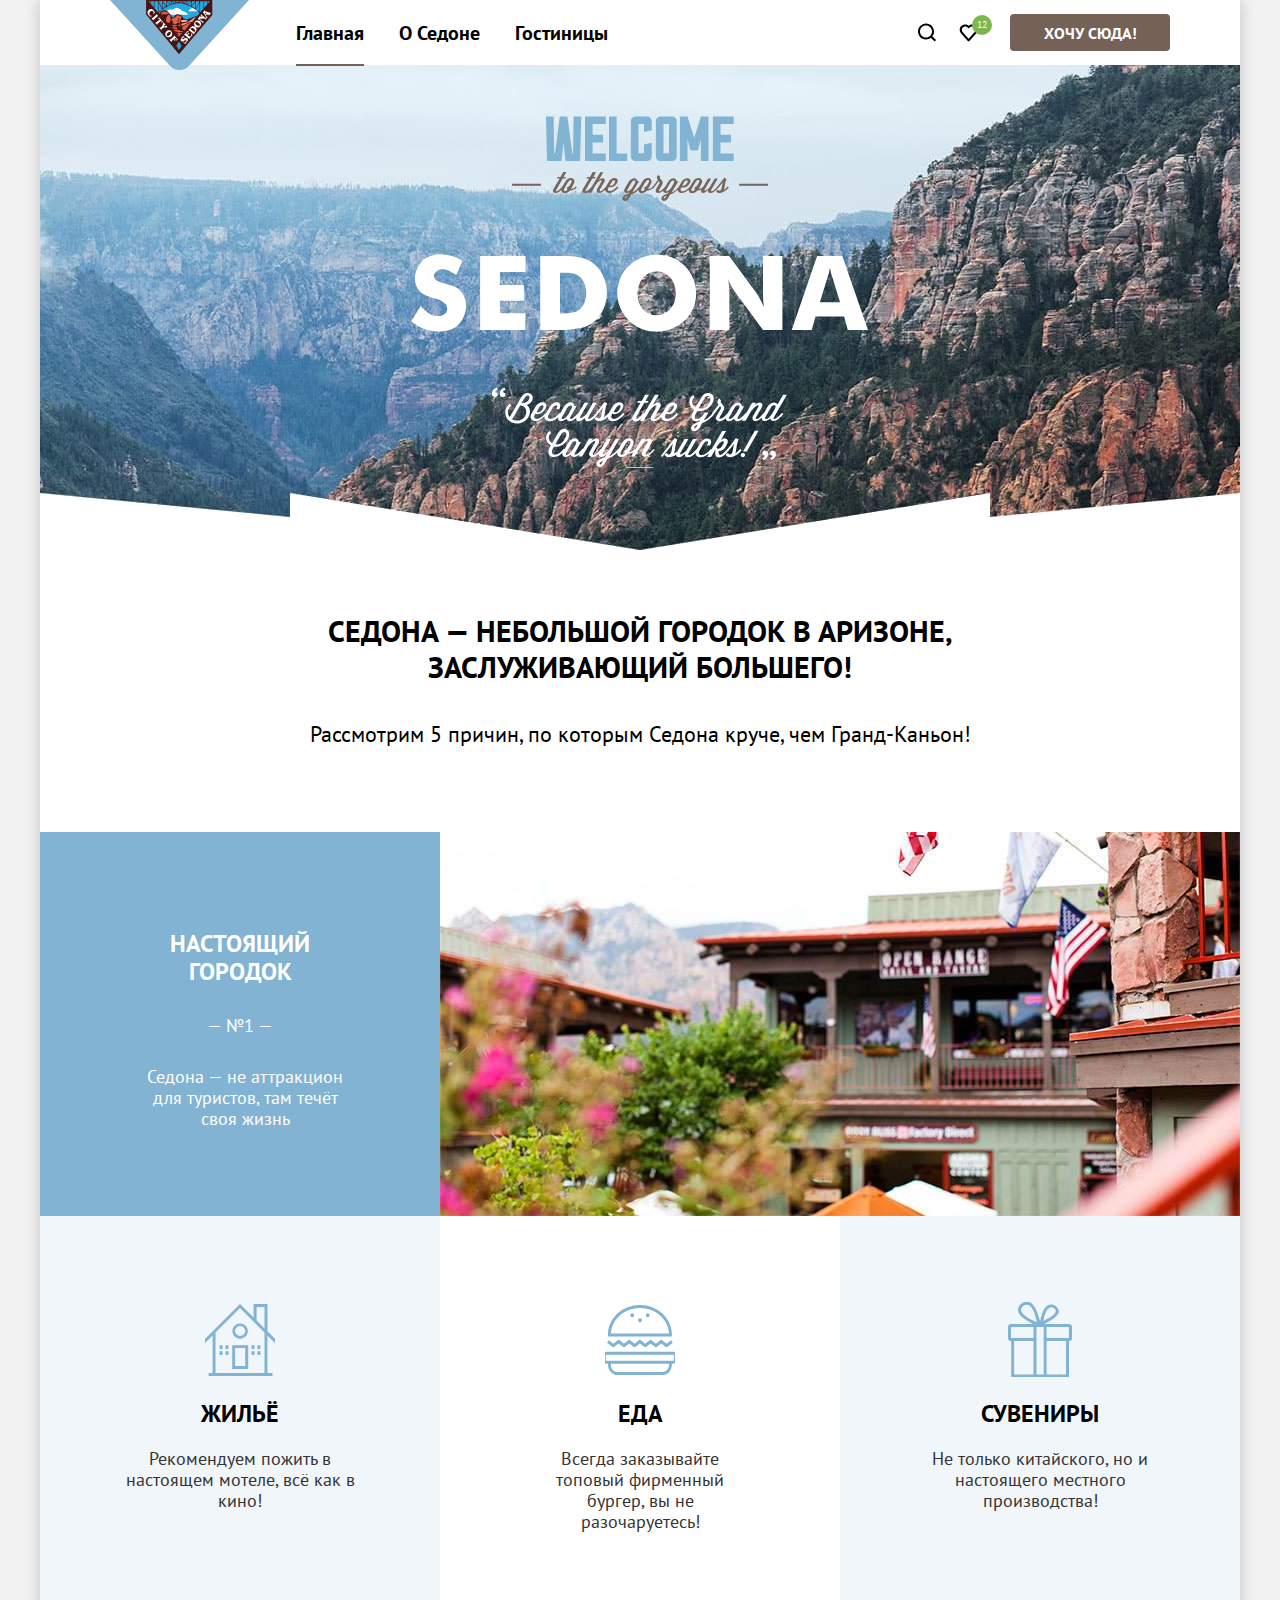
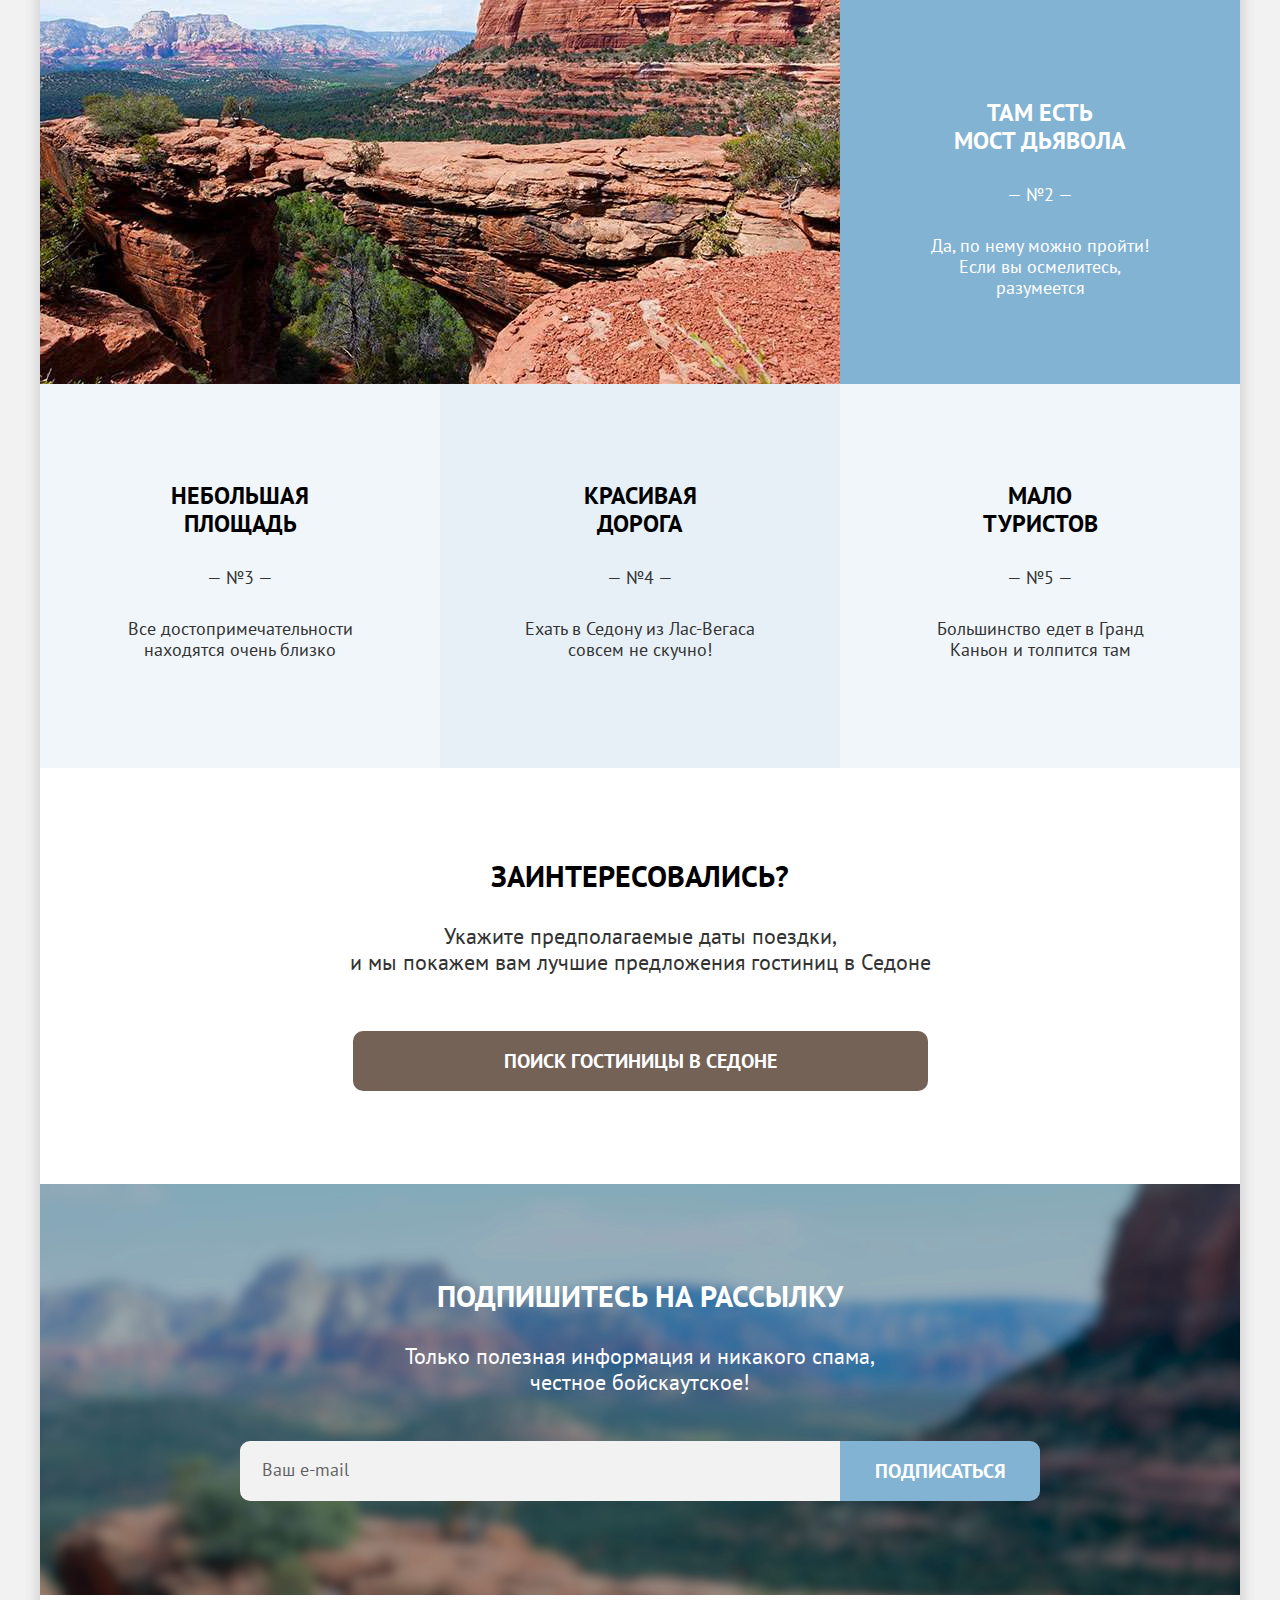
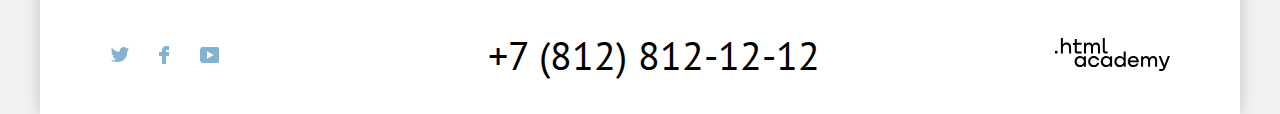
<file: index.html>
<!DOCTYPE html>
<html lang="ru">
  <head>
    <meta charset="utf-8">
    <title>HTML Academy: Седона</title>
    <link rel="stylesheet" href="css/style.css">
    <link rel="icon" href="favicon.ico">
  </head>
  <body>
    <div class="page-wrapper">
      <header class="header">
        <div class="container">
          <div class="header__inner">
            <div class="header__menu-inner">
              <h1 class="visually-hidden">Официальный сайт города Седона</h1>
              <a class="header__logo" href="#">
                <img src="images/logo.svg" alt="logo" width="139" height="70">
              </a>
              <nav class="header__menu">
                <ul class="header__menu-list">
                  <li class="header__menu-list-item">
                    <a class="header__menu-list-link active--page" href="#">Главная</a>
                  </li>
                  <li class="header__menu-list-item">
                    <a class="header__menu-list-link" href="#">О Седоне</a>
                  </li>
                  <li class="header__menu-list-item">
                    <a class="header__menu-list-link" href="catalog.html">Гостиницы</a>
                  </li>
                </ul>
              </nav>
            </div>
            <div class="header__btns-inner">
              <a class="header__btns-search" href="#">
                <h3 class="visually-hidden">Кнопка поиск.</h3>
                <svg class="header__search-btn" fill="#000" width="20" height="20">
                  <path d="M19.0257 17.05L15.3152 13.35C16.318 12.05 17.02 10.35 17.02 8.44995C17.02 4.04995 13.4098 0.449951 8.99732 0.449951C4.58483 0.449951 0.974609 4.14995 0.974609 8.54995C0.974609 12.95 4.58483 16.55 8.99732 16.55C10.8024 16.55 12.5072 15.95 13.9112 14.85L17.6217 18.55L19.0257 17.05ZM8.99732 14.55C5.68795 14.55 2.98029 11.85 2.98029 8.54995C2.98029 5.24995 5.68795 2.54995 8.99732 2.54995C12.3067 2.54995 15.0143 5.24995 15.0143 8.54995C15.0143 11.85 12.3067 14.55 8.99732 14.55Z"/>
                </svg>                
              </a>
              <a class="header__btns-favorite">
                <h3 class="visually-hidden">Кнопка корзина.</h3>
                <svg class="header__favorite-btn" fill="#000" width="20" height="20">
                  <path d="M9.58207 17.4114C9.28207 17.4114 8.98207 17.3114 8.78207 17.0114C3.38207 10.9114 2.08207 9.51142 1.78207 9.11142C1.08207 8.21142 0.682068 7.01142 0.682068 5.81142C0.682068 2.81142 3.08207 0.411423 6.18207 0.411423C7.48207 0.411423 8.68207 0.911423 9.68207 1.71142C10.6821 0.911423 11.9821 0.411423 13.1821 0.411423C16.1821 0.411423 18.6821 2.81142 18.6821 5.81142C18.6821 7.11142 18.1821 8.31142 17.3821 9.21142L10.3821 17.1114C10.1821 17.3114 9.98207 17.4114 9.58207 17.4114ZM3.58207 7.91142C3.88207 8.31142 7.08207 11.9114 9.68207 14.8114L15.8821 7.81142C16.3821 7.31142 16.5821 6.61142 16.5821 5.81142C16.5821 4.01142 15.0821 2.51142 13.2821 2.51142C12.2821 2.51142 11.2821 3.01142 10.5821 3.81142C10.2821 4.11142 9.98207 4.21142 9.68207 4.21142C9.38207 4.21142 9.08207 4.01142 8.88207 3.81142C8.18207 3.01142 7.18207 2.51142 6.18207 2.51142C4.38207 2.51142 2.88207 4.01142 2.88207 5.81142C2.78207 6.71142 3.18207 7.41142 3.58207 7.91142C3.48207 7.91142 3.48207 7.91142 3.58207 7.91142Z"/>
                </svg>                
                <span class="header__btns-favorite-curcle">12</span>
              </a>
              <button class="header__btn">Хочу сюда!</button>
            </div>
          </div>
        </div>
      </header>
      <main class="main-page">
        <section class="welcome">
          <h2 class="visually-hidden">Добро пожаловать в Седону</h2>
          <img class="welcome__img" src="images/welcome-page.svg" alt="welcome-img" width="458" height="352">
        </section>
        <section class="reasons">
          <h3 class="visually-hidden">Почему стоит посетить Седону</h3>
          <h4 class="title">
            Седона — небольшой городок в Аризоне, заслуживающий большего!
          </h4>
          <p class="reasons__subtitle">
            Рассмотрим 5 причин, по которым Седона круче, чем Гранд-Каньон!
          </p>
          <article class="reasons__real">
            <div class="reasons__item reasons__item--deep-blue">
              <div class="reasons__real-item-wrapper">
                <h3 class="reasons__item-title reasons__item--deep-blue">
                  Настоящий городок
                </h3>
                <span class="reasons__item-number">— №1 —</span>
                <p class="reasons__item-subtitle">
                  Седона — не аттракцион для туристов, там течёт своя жизнь
                </p>
              </div>
            </div>
            <div class="reasons__item">
              <img class="reasons__item-img" src="images/content/photo-1.jpg" alt="open-range" width="800" height="384">
            </div>
          </article>
          <article class="reasons__icons">
            <div class="reasons__item reasons__item--light-blue">
              <div class="reasons__icons-item-wrapper">
                <h3 class="reasons__item-title reasons__item--house">
                  Жильё
                </h3>
                <p class="reasons__item-subtitle">
                  Рекомендуем пожить в настоящем мотеле, всё как в кино!
                </p>
              </div>
            </div>
            <div class="reasons__item">
              <div class="reasons__icons-item-wrapper">
                <h3 class="reasons__item-title reasons__item--food">
                  Еда
                </h3>
                <p class="reasons__item-subtitle">
                  Всегда заказывайте топовый фирменный бургер, вы не разочаруетесь!
                </p>
              </div>
            </div>
            <div class="reasons__item reasons__item--light-blue">
              <div class="reasons__icons-item-wrapper">
                <h3 class="reasons__item-title reasons__item--gift">
                  Сувениры
                </h3>
                <p class="reasons__item-subtitle">
                  Не только китайского, но и настоящего местного производства!
                </p>
              </div>
            </div>
          </article>
          <article class="reasons__devil">
            <div class="reasons__item">
              <img class="reasons__item-img" src="images/content/photo-2.jpg" alt="canyon" width="800" height="384">
            </div>
            <div class="reasons__item reasons__item--deep-blue">
              <div class="reasons__devil-item-wrapper">
                <h3 class="reasons__item-title reasons__item--deep-blue">
                  Там есть <br> мост дьявола
                </h3>
                <span class="reasons__item-number">— №2 —</span>
                <p class="reasons__item-subtitle">
                  Да, по нему можно пройти! Если вы осмелитесь, разумеется
                </p>
              </div>
            </div>
          </article>
          <article class="reasons__numbers">
            <div class="reasons__item reasons__item--light-blue">
              <div class="reasons__numbers-item-wrapper">
                <h3 class="reasons__item-title">
                  Небольшая <br>
                  площадь
                </h3>
                <span class="reasons__item-number">— №3 —</span>
                <p class="reasons__item-subtitle">
                  Все достопримечательности находятся очень близко
                </p>
              </div>
            </div>
            <div class="reasons__item reasons__item--middle-blue">
              <div class="reasons__numbers-item-wrapper">
                <h3 class="reasons__item-title">
                  Красивая <br> 
                  дорога
                </h3>
                <span class="reasons__item-number">— №4 —</span>
                <p class="reasons__item-subtitle">
                  Ехать в Седону из Лас-Вегаса совсем не скучно!
                </p>
              </div>
            </div>
            <div class="reasons__item reasons__item--light-blue">
              <div class="reasons__numbers-item-wrapper">
                <h3 class="reasons__item-title">
                  Мало <br> 
                  туристов
                </h3>
                <span class="reasons__item-number">— №5 —</span>
                <p class="reasons__item-subtitle">
                  Большинство едет в Гранд Каньон и толпится там
                </p>
              </div>
            </div>
          </article>
        </section>
        <section class="search">
          <h3 class="title">
            Заинтересовались?
          </h3>
          <p class="subtitle">
            Укажите предполагаемые даты поездки, <br> и мы покажем вам лучшие предложения гостиниц в Седоне
          </p>
          <a class="search__button" href="#">
            ПОИСК ГОСТИНИЦЫ В СЕДОНЕ
          </a>
        </section>
        <section class="subscription">
          <h3 class="title">
            Подпишитесь на рассылку
          </h3>
          <p class="subtitle">
            Только полезная информация и никакого спама, честное бойскаутское!
          </p>
          <form class="subscription__form" action="#">
            <input class="subscription__form-input"  type="text" placeholder="Ваш e-mail">
            <button class="subscription__form-button" type="submit">Подписаться</button>
          </form>
        </section>
      </main>
      <footer class="footer">
        <div class="container">
          <div class="footer__inner">
            <ul class="footer__social">
              <li class="footer__social-li">
                <h3 class="visually-hidden">Ссылка на Twetter.</h3>
                <a class="footer__social-item" href="https://twitter.com/htmlacademy_ru">
                  <svg class="footer__social-twetter" width="18" height="15" fill="#83B3D3">
                    <g clip-path="url(#clip0_18711_1512)">
                      <path d="M11.6 0.200056C13.4 -0.299944 14.8 0.500056 15.4 1.40006C16.1 1.20006 16.8 0.900056 17.5 0.700056C17.5 1.60006 16.9 2.20006 16.6 2.50006C17.3 2.60006 18 1.90006 18 1.90006C17.8 2.90006 16.9 3.70006 16.3 3.90006C16.1 10.7001 13 15.1001 5.7 15.0001C5.1 15.0001 5.8 15.0001 5.2 15.0001C4.8 15.0001 0.8 14.5001 0 13.1001C2.4 13.3001 4.1 12.7001 5 11.9001C4 11.6001 2.1 11.5001 1.8 9.00006C2.2 9.10006 2.4 9.20006 3.1 9.10006C1.8 8.30006 0.4 7.50006 0.5 5.30006C0.8 5.60006 1.6 5.80006 1.9 5.80006C1.1 5.60006 -0.2 2.50006 0.9 0.900056C2.8 2.80006 4.9 4.50006 8.5 4.70006C8.7 2.30006 9.7 0.800056 11.6 0.200056Z"/>
                    </g>
                    <defs><clipPath id="clip0_18711_1512"><rect width="18" height="15" fill="white"/></clipPath></defs>
                  </svg>
                </a>
              </li>
              <li class="footer__social-li">
                <h3 class="visually-hidden">Ссылка на Facebook.</h3>
                <a class="footer__social-item" href="https://www.facebook.com/htmlacademy">
                  <svg class="footer__social-facebook" width="10" height="18" fill="#83B3D3">
                    <path d="M7 0C4.8 0 3 1.8 3 4V6H0V10H3V18H7V10H10V6H7V4H10V0H7Z"/>
                  </svg>                  
                </a>
              </li>
              <li class="footer__social-li">
                <h3 class="visually-hidden">Ссылка на Youtube.</h3>
                <a class="footer__social-item" href="https://www.youtube.com/c/HTMLAcademyRUS">
                  <svg class="footer__social-youtube" width="20" height="16" fill="#83B3D3">
                    <g clip-path="url(#clip0_18711_1528)">
                      <path d="M17 0H2.9C1.2 0 0 1.5 0 3.2V12.7C0 14.5 1.2 16 2.9 16H17.2C18.7 16 20.1 14.5 20.1 12.8V3.2C19.9 1.5 18.7 0 17 0ZM7 11.8V4.2L13.7 8L7 11.8Z"/>
                    </g>
                    <defs><clipPath id="clip0_18711_1528"><rect width="20" height="16" fill="white"/></clipPath></defs>
                  </svg>                  
                </a>
              </li>
            </ul>
            <address class="footer__telephone">
              <p class="visually-hidden">Телефон для связи.</p>
              <a class="footer__telephone-link" href="tel:+78128121212">+7 (812) 812-12-12</a>
            </address>
            <a class="footer__academy" href="https://htmlacademy.ru/">
              <h3 class="visually-hidden">Официальный сайт HTML Academy.</h3>
              <svg class="footer__academy-logo" width="115" height="34" fill="#000">
                  <path d="M0 12.8999V15.4999H2.5V12.8999H0Z"/>
                  <path d="M11.5999 4.5C9.9999 4.5 8.7999 5.2 7.9999 6.2H7.8999V0H5.8999V15.5H7.8999V10.2C7.8999 8.1 9.1999 6.6 11.1999 6.6C12.9999 6.6 14.0999 8 14.0999 9.8V15.5H16.0999V9.4C16.1999 6.4 14.2999 4.5 11.5999 4.5Z"/>
                  <path d="M26.5999 4.8001H21.7999V1.1001H19.7999V4.9001H17.8999V6.9001H19.7999V12.9001C19.7999 14.6001 20.7999 15.6001 22.4999 15.6001H26.5999V13.6001H22.8999C22.1999 13.6001 21.7999 13.2001 21.7999 12.5001V6.8001H26.5999V4.8001Z"/>
                  <path d="M41.1 4.6001C39.5 4.6001 38.2 5.4001 37.6 6.7001H37.5C36.9 5.5001 35.7 4.6001 34.1 4.6001C32.7 4.6001 31.6 5.4001 31 6.4001H30.9V4.8001H29V15.4001H31V10.0001C31 8.0001 32 6.5001 33.6 6.5001C35.1 6.5001 36 7.5001 36 9.1001V15.4001H38V9.8001C38 7.4001 39.4 6.5001 40.6 6.5001C42.1 6.5001 43 7.5001 43 9.1001V15.4001H45V8.9001C45.1 6.4001 43.6 4.6001 41.1 4.6001Z"/>
                  <path d="M47.8 12.7C47.8 14.4 48.8 15.4 50.6 15.4H52.6V13.4H50.9001C50.2001 13.4 49.8 13 49.8 12.3V0H47.8V12.7Z"/>
                  <path d="M28.9001 19.6999C28.0001 18.5999 26.7001 17.8999 25.0001 17.8999C21.9001 17.8999 19.6001 20.1999 19.6001 23.4999C19.6001 26.7999 21.9001 29.0999 25.0001 29.0999C26.8001 29.0999 28.0001 28.2999 28.8001 27.1999H28.9001V28.7999H30.9001V18.1999H28.9001V19.6999ZM25.3001 27.0999C23.1001 27.0999 21.7001 25.4999 21.7001 23.4999C21.7001 21.4999 23.1001 19.8999 25.3001 19.8999C27.5001 19.8999 28.9001 21.4999 28.9001 23.4999C28.9001 25.3999 27.5001 27.0999 25.3001 27.0999Z"/>
                  <path d="M44.2 21.9999C43.7 19.5999 41.5999 17.8999 38.7999 17.8999C35.3999 17.8999 33.2 20.3999 33.2 23.4999C33.2 26.5999 35.3999 29.0999 38.7999 29.0999C41.5999 29.0999 43.7 27.2999 44.2 24.8999H42.0999C41.6999 26.1999 40.3999 27.1999 38.7999 27.1999C36.5999 27.1999 35.2 25.5999 35.2 23.5999C35.2 21.5999 36.5999 19.9999 38.7999 19.9999C40.3999 19.9999 41.5999 20.9999 42.0999 22.1999H44.2V21.9999Z"/>
                  <path d="M55.1 19.6999C54.2 18.5999 52.9001 17.8999 51.2001 17.8999C48.1001 17.8999 45.8 20.1999 45.8 23.4999C45.8 26.7999 48.1001 29.0999 51.2001 29.0999C53.0001 29.0999 54.2 28.2999 55 27.1999H55.1V28.7999H57.1V18.1999H55.1V19.6999ZM51.5 27.0999C49.3 27.0999 47.9001 25.4999 47.9001 23.4999C47.9001 21.4999 49.3 19.8999 51.5 19.8999C53.7 19.8999 55.1 21.4999 55.1 23.4999C55.1 25.3999 53.6 27.0999 51.5 27.0999Z"/>
                  <path d="M68.6999 19.7999C67.7999 18.6999 66.4999 17.8999 64.7999 17.8999C61.6999 17.8999 59.3999 20.1999 59.3999 23.4999C59.3999 26.7999 61.5999 29.0999 64.7999 29.0999C66.4999 29.0999 67.7999 28.2999 68.5999 27.2999H68.6999V28.7999H70.6999V13.3999H68.6999V19.7999ZM65.0999 27.0999C62.8999 27.0999 61.4999 25.4999 61.4999 23.4999C61.4999 21.4999 62.8999 19.8999 65.0999 19.8999C67.2999 19.8999 68.6999 21.4999 68.6999 23.4999C68.5999 25.4999 67.1999 27.0999 65.0999 27.0999Z"/>
                  <path d="M78.3 17.8999C75 17.8999 72.8 20.3999 72.8 23.4999C72.8 26.4999 74.9 29.0999 78.3 29.0999C80.8 29.0999 82.8 27.7999 83.5 25.4999H81.4C80.9 26.4999 79.8 27.0999 78.4 27.0999C76.5 27.0999 75.1 25.7999 75 24.1999H83.8C84 20.5999 81.8 17.8999 78.3 17.8999ZM78.3 19.7999C80 19.7999 81.3 20.7999 81.6 22.3999H75.1C75.4 20.8999 76.6 19.7999 78.3 19.7999Z"/>
                  <path d="M98.2001 17.8999C96.6001 17.8999 95.3001 18.6999 94.6001 19.8999H94.5001C93.9001 18.6999 92.7001 17.8999 91.1001 17.8999C89.7001 17.8999 88.6001 18.5999 88.0001 19.6999V18.1999H86.1001V28.7999H88.1001V23.3999C88.1001 21.3999 89.1001 19.9999 90.7001 19.8999C92.2001 19.8999 93.1001 20.8999 93.1001 22.4999V28.7999H95.1001V23.1999C95.1001 20.7999 96.5001 19.8999 97.7001 19.8999C99.2001 19.8999 100.1 20.8999 100.1 22.4999V28.7999H102.1V22.2999C102.2 19.6999 100.7 17.8999 98.2001 17.8999Z"/>
                  <path d="M109.4 27.0001L105.8 18.1001H103.6L108.4 29.7001C108.1 30.6001 107.7 30.9001 106.7 30.9001H104.2V32.9001H106.7C108.5 32.9001 109.5 32.1001 110.2 30.3001L114.9 18.1001H112.8L109.4 27.0001Z"/>
              </svg>              
            </a>
          </div>
        </div>
      </footer>
    </div>
    <div class="modal">
      <div class="modal__inner">
        <h3 class="modal__title">
          Поиск гостиницы в Седоне
        </h3>
        <button class="modal__close-button">
          <svg width="13" height="13" viewBox="0 0 13 13" fill="none" xmlns="http://www.w3.org/2000/svg">
            <path d="M13 1.2L11.8 0L6.5 5.3L1.2 0L0 1.2L5.3 6.5L0 11.8L1.2 13L6.5 7.7L11.8 13L13 11.8L7.7 6.5L13 1.2Z" fill="black"/>
          </svg>
        </button>
        <div class="modal__content">
          <div class="modal__item">
            <label class="modal__item-title" for="in-date">Дата заезда:</label>
            <input class="modal__item-date" type="date" id="in-date" value="2020-04-27" min="2020-04-27" title="Мы не можем отправить вас в прошлое.">
            <p class="modal__item-date-subtitle modal__item-date--warning">Мы не можем отправить вас в прошлое.</p>
          </div>
          <div class="modal__item">
            <label class="modal__item-title" for="out-date">Дата выезда:</label>
            <input class="modal__item-date" type="date" id="out-date" value="2020-09-01" min="2020-04-27">
            <p class="modal__item-date-subtitle">На эти даты есть свободные номера. Пока есть.</p>
          </div>
          <div class="modal__family">
            <div class="modal__adult-item">
              <label class="modal__family-title">Взрослые:</label>
              <div class="modal__family-number">
                <button class="modal__family-number-minus">
                  <svg width="13" height="13" viewBox="0 0 13 1" fill="none" xmlns="http://www.w3.org/2000/svg">
                    <path opacity="0.3" d="M0 0L0 1L13 1V0L0 0Z" fill="black"/>
                  </svg>
                </button>
                <input class="modal__family-adult" type="number" value="2">
                <button class="modal__family-number-plus">
                  <svg width="13" height="13" viewBox="0 0 13 13" fill="none" xmlns="http://www.w3.org/2000/svg">
                    <path opacity="0.3" d="M13 6H7V0H6V6H0V7H6V13H7V7H13V6Z" fill="black"/>
                  </svg>                                       
                </button>
              </div>
            </div>
            <div class="modal__children-item">
              <label class="modal__family-title">Дети:</label>
              <div class="modal__family-info">
                <span class="modal__family-info-icon">i</span>
                <p class="modal__family-info-text">Укажите количество детей, которые будут с вами, возраст которых от 6 до 18 лет. Дети до 6 лет размещаются бесплатно.</p>
              </div>
              <div class="modal__family-number">
                <button class="modal__family-number-minus">
                  <svg width="13" height="13" viewBox="0 0 13 1" fill="none" xmlns="http://www.w3.org/2000/svg">
                    <path opacity="0.3" d="M0 0L0 1L13 1V0L0 0Z" fill="black"/>
                  </svg>                    
                </button>
                <input class="modal__family-children" type="number" value="1">
                <button class="modal__family-number-plus">
                  <svg width="13" height="13" viewBox="0 0 13 13" fill="none" xmlns="http://www.w3.org/2000/svg">
                    <path opacity="0.3" d="M13 6H7V0H6V6H0V7H6V13H7V7H13V6Z" fill="black"/>
                  </svg>
                </button>
              </div>
            </div>
          </div>
          <button class="modal__button">Найти</button>
        </div>
      </div>
    </div>
    <script src="js/main.js"></script>
  </body>
</html>
</file>
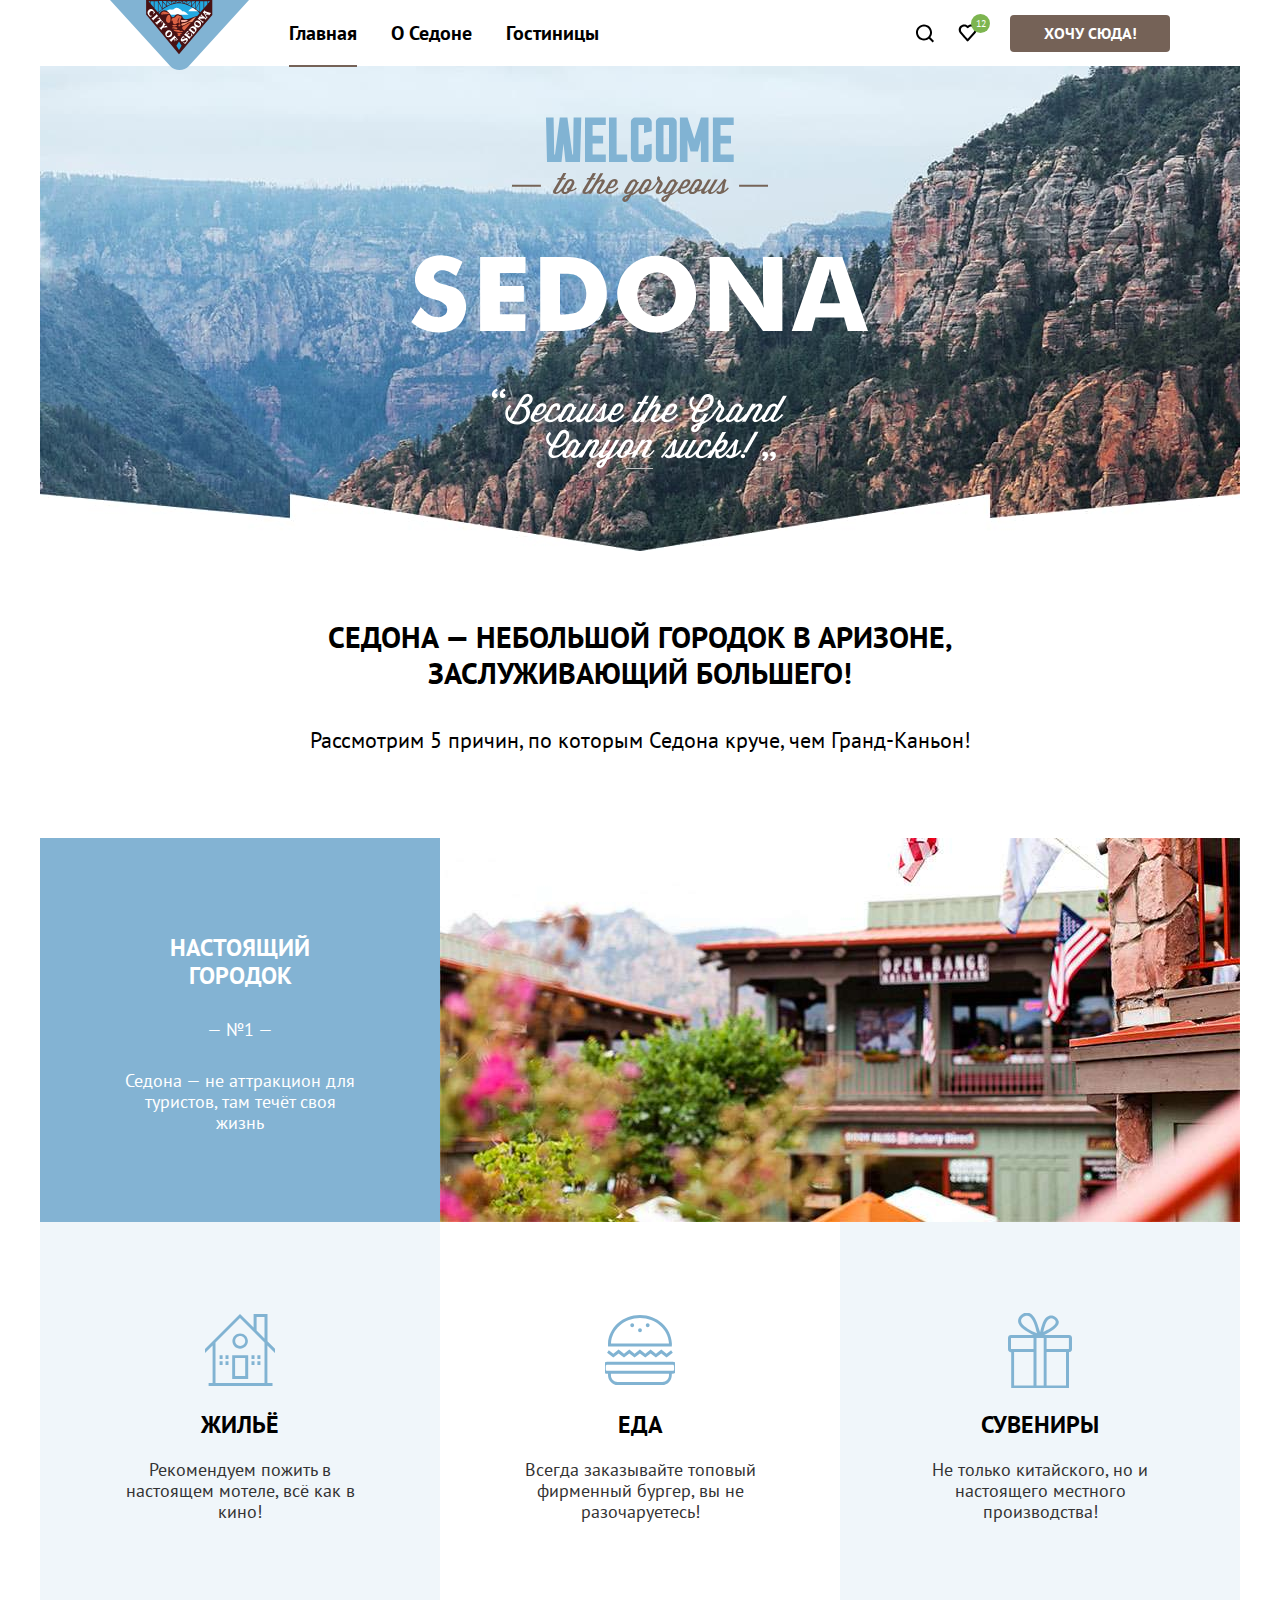
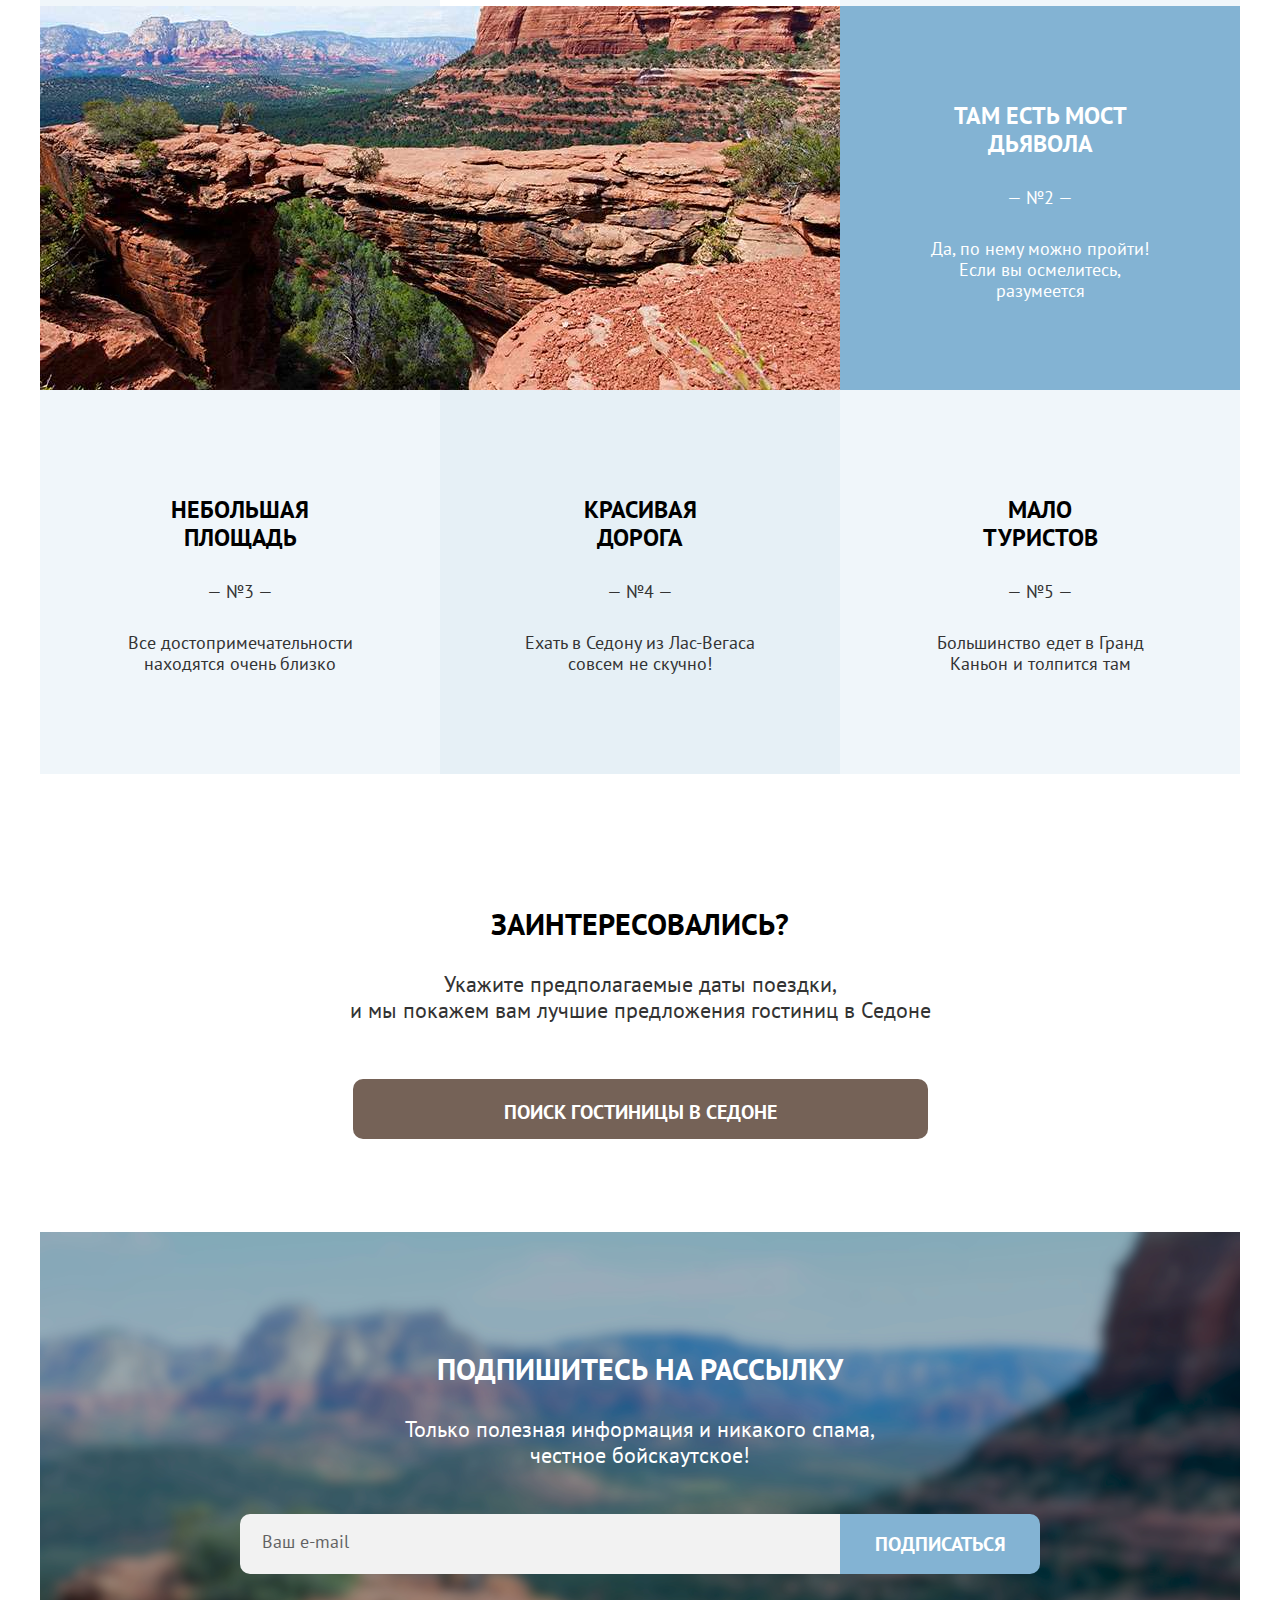
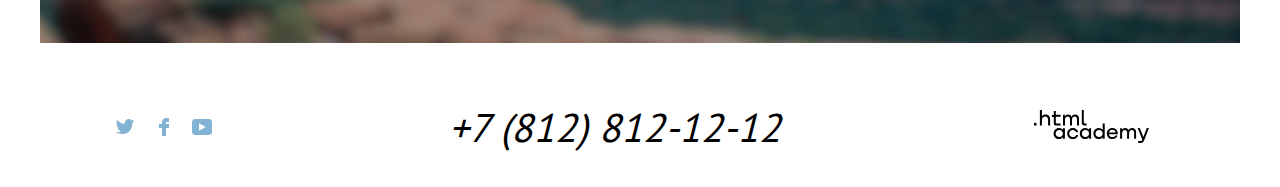
<file: 1/index.html>
<!DOCTYPE html>
<html lang="ru">
  <head>
    <meta charset="utf-8">
    <title>HTML Academy: Седона</title>
    <link rel="stylesheet" href="css/style.css">
    <base href="https://htmlacademy-htmlcss.github.io/1988545-sedona-33/1/">
</head>
  <body>
    <header class="header">
      <div class="container">
        <div class="header__inner">
          <div class="header__menu-inner">
            <h1 class="visually-hidden">Официальный сайт города Седона</h1>
            <a class="header__logo" href="#">
              <img src="images/logo.svg" alt="logo" width="139px" height="70px">
            </a>
            <nav class="header__menu">
              <ul class="header__menu-list">
                <li class="header__menu-list-item">
                  <a class="header__menu-list-link" href="#">Главная</a>
                  <span class="active-page"></span>
                </li>
                <li class="header__menu-list-item">
                  <a class="header__menu-list-link" href="#">О Седоне</a>
                </li>
                <li class="header__menu-list-item">
                  <a class="header__menu-list-link" href="#">Гостиницы</a></li>
              </ul>
            </nav>
          </div>
          <div class="header__btns-inner">
            <a class="header__btns-search" href="#">
              <svg class="header__search-btn" fill="#000" width="20" height="20">
                <path d="M19.0257 17.05L15.3152 13.35C16.318 12.05 17.02 10.35 17.02 8.44995C17.02 4.04995 13.4098 0.449951 8.99732 0.449951C4.58483 0.449951 0.974609 4.14995 0.974609 8.54995C0.974609 12.95 4.58483 16.55 8.99732 16.55C10.8024 16.55 12.5072 15.95 13.9112 14.85L17.6217 18.55L19.0257 17.05ZM8.99732 14.55C5.68795 14.55 2.98029 11.85 2.98029 8.54995C2.98029 5.24995 5.68795 2.54995 8.99732 2.54995C12.3067 2.54995 15.0143 5.24995 15.0143 8.54995C15.0143 11.85 12.3067 14.55 8.99732 14.55Z"/>
              </svg>                
            </a>
            <a class="header__btns-favorite">
              <svg class="header__favorite-btn" fill="#000" width="20" height="20">
                <path d="M9.58207 17.4114C9.28207 17.4114 8.98207 17.3114 8.78207 17.0114C3.38207 10.9114 2.08207 9.51142 1.78207 9.11142C1.08207 8.21142 0.682068 7.01142 0.682068 5.81142C0.682068 2.81142 3.08207 0.411423 6.18207 0.411423C7.48207 0.411423 8.68207 0.911423 9.68207 1.71142C10.6821 0.911423 11.9821 0.411423 13.1821 0.411423C16.1821 0.411423 18.6821 2.81142 18.6821 5.81142C18.6821 7.11142 18.1821 8.31142 17.3821 9.21142L10.3821 17.1114C10.1821 17.3114 9.98207 17.4114 9.58207 17.4114ZM3.58207 7.91142C3.88207 8.31142 7.08207 11.9114 9.68207 14.8114L15.8821 7.81142C16.3821 7.31142 16.5821 6.61142 16.5821 5.81142C16.5821 4.01142 15.0821 2.51142 13.2821 2.51142C12.2821 2.51142 11.2821 3.01142 10.5821 3.81142C10.2821 4.11142 9.98207 4.21142 9.68207 4.21142C9.38207 4.21142 9.08207 4.01142 8.88207 3.81142C8.18207 3.01142 7.18207 2.51142 6.18207 2.51142C4.38207 2.51142 2.88207 4.01142 2.88207 5.81142C2.78207 6.71142 3.18207 7.41142 3.58207 7.91142C3.48207 7.91142 3.48207 7.91142 3.58207 7.91142Z"/>
              </svg>                
              <span class="header__btns-favorite-curcle">12</span>
            </a>
            <button class="header__btns-want">Хочу сюда!</button>
          </div>
        </div>
  <!-- <div class="modal-window">
          <div class="modal-window__inner">

          </div>
        </div> -->
      </div>
    </header>
    <main>
      <section class="welcome">
        <img class="welcome__img" src="images/welcome-page.svg" alt="welcome-img" width="458px" height="352px">
      </section>
      <section class="reasons">
        <h2 class="title">
          Седона — небольшой городок в Аризоне, заслуживающий большего!
        </h2>
        <p class="reasons__subtitle">
          Рассмотрим 5 причин, по которым Седона круче, чем Гранд-Каньон!
        </p>
        <ul class="reasons__inner">
          <li class="reasons__item reasons__item--deep-blue">
            <div class="reasons__item-wrapper">
              <h3 class="reasons__item-title reasons__item--deep-blue">
                Настоящий городок
              </h3>
              <span class="reasons__item-number">— №1 —</span>
              <p class="reasons__item-subtitle">
                Седона — не аттракцион для туристов, там течёт своя жизнь
              </p>
            </div>
          </li>
          <li class="reasons__item">
            <img class="reasons__item-img" src="images/content/photo-1.jpg" alt="open-range" width="800px" height="384px">
          </li>
          <li class="reasons__item reasons__item--light-blue">
            <div class="reasons__item-wrapper">
              <h3 class="reasons__item-title reasons__item--house">
                Жильё
              </h3>
              <p class="reasons__item-subtitle">
                Рекомендуем пожить в настоящем мотеле, всё как в кино!
              </p>
            </div>
          </li>
          <li class="reasons__item">
            <div class="reasons__item-wrapper">
              <h3 class="reasons__item-title reasons__item--food">
                Еда
              </h3>
              <p class="reasons__item-subtitle">
                Всегда заказывайте топовый фирменный бургер, вы не разочаруетесь!
              </p>
            </div>
          </li>
          <li class="reasons__item reasons__item--light-blue">
            <div class="reasons__item-wrapper">
              <h3 class="reasons__item-title reasons__item--gift">
                Сувениры
              </h3>
              <p class="reasons__item-subtitle">
                Не только китайского, но и настоящего местного производства!
              </p>
            </div>
          </li>
          <li class="reasons__item">
            <img class="reasons__item-img" src="images/content/photo-2.jpg" alt="canyon" width="800px" height="384px">
          </li>
          <li class="reasons__item reasons__item--deep-blue">
            <div class="reasons__item-wrapper">
              <h3 class="reasons__item-title reasons__item--deep-blue">
                Там есть мост дьявола
              </h3>
              <span class="reasons__item-number">— №2 —</span>
              <p class="reasons__item-subtitle">
                Да, по нему можно пройти! Если вы осмелитесь, разумеется
              </p>
            </div>
          </li>
          <li class="reasons__item reasons__item--light-blue">
            <div class="reasons__item-wrapper">
              <h3 class="reasons__item-title">
                Небольшая <br>
                площадь
              </h3>
              <span class="reasons__item-number">— №3 —</span>
              <p class="reasons__item-subtitle">
                Все достопримечательности находятся очень близко
              </p>
            </div>
          </li>
          <li class="reasons__item reasons__item--middle-blue">
            <div class="reasons__item-wrapper">
              <h3 class="reasons__item-title">
                Красивая <br> 
                дорога
              </h3>
              <span class="reasons__item-number">— №4 —</span>
              <p class="reasons__item-subtitle">
                Ехать в Седону из Лас-Вегаса совсем не скучно!
              </p>
            </div>
          </li>
          <li class="reasons__item reasons__item--light-blue">
            <div class="reasons__item-wrapper">
              <h3 class="reasons__item-title">
                Мало <br> 
                туристов
              </h3>
              <span class="reasons__item-number">— №5 —</span>
              <p class="reasons__item-subtitle">
                Большинство едет в Гранд Каньон и толпится там
              </p>
            </div>
          </li>
        </ul>
      </section>
      <section class="search">
        <h2 class="title">
          Заинтересовались?
        </h2>
        <p class="subtitle">
          Укажите предполагаемые даты поездки, <br> и мы покажем вам лучшие предложения гостиниц в Седоне
        </p>
        <a class="search__button" href="#">
          ПОИСК ГОСТИНИЦЫ В СЕДОНЕ
        </a>
      </section>
      <section class="subscription">
        <h2 class="title">
          Подпишитесь на рассылку
        </h2>
        <p class="subtitle">
          Только полезная информация и никакого спама, честное бойскаутское!
        </p>
        <form class="subscription__form" action="#">
          <input class="subscription__form-input"  type="text" placeholder="Ваш e-mail">
          <button class="subscription__form-button" type="submit">Подписаться</button>
        </form>
      </section>
    </main>
    <footer class="footer">
      <div class="container">
        <div class="footer__inner">
          <ul class="footer__social">
            <li class="footer__social-li">
              <a class="footer__social-item" href="https://twitter.com/htmlacademy_ru">
                <svg class="footer__social-twetter" width="18" height="15" fill="#83B3D3">
                  <g clip-path="url(#clip0_18711_1512)">
                    <path d="M11.6 0.200056C13.4 -0.299944 14.8 0.500056 15.4 1.40006C16.1 1.20006 16.8 0.900056 17.5 0.700056C17.5 1.60006 16.9 2.20006 16.6 2.50006C17.3 2.60006 18 1.90006 18 1.90006C17.8 2.90006 16.9 3.70006 16.3 3.90006C16.1 10.7001 13 15.1001 5.7 15.0001C5.1 15.0001 5.8 15.0001 5.2 15.0001C4.8 15.0001 0.8 14.5001 0 13.1001C2.4 13.3001 4.1 12.7001 5 11.9001C4 11.6001 2.1 11.5001 1.8 9.00006C2.2 9.10006 2.4 9.20006 3.1 9.10006C1.8 8.30006 0.4 7.50006 0.5 5.30006C0.8 5.60006 1.6 5.80006 1.9 5.80006C1.1 5.60006 -0.2 2.50006 0.9 0.900056C2.8 2.80006 4.9 4.50006 8.5 4.70006C8.7 2.30006 9.7 0.800056 11.6 0.200056Z"/>
                  </g>
                  <defs><clipPath id="clip0_18711_1512"><rect width="18" height="15" fill="white"/></clipPath></defs>
                </svg>
              </a>
            </li>
            <li class="footer__social-li">
              <a class="footer__social-item" href="https://www.facebook.com/htmlacademy">
                <svg class="footer__social-facebook" width="10" height="18" fill="#83B3D3">
                  <path d="M7 0C4.8 0 3 1.8 3 4V6H0V10H3V18H7V10H10V6H7V4H10V0H7Z"/>
                </svg>                  
              </a>
            </li>
            <li class="footer__social-li">
              <a class="footer__social-item" href="https://www.youtube.com/c/HTMLAcademyRUS">
                <svg class="footer__social-youtube" width="20" height="16" fill="#83B3D3">
                  <g clip-path="url(#clip0_18711_1528)">
                    <path d="M17 0H2.9C1.2 0 0 1.5 0 3.2V12.7C0 14.5 1.2 16 2.9 16H17.2C18.7 16 20.1 14.5 20.1 12.8V3.2C19.9 1.5 18.7 0 17 0ZM7 11.8V4.2L13.7 8L7 11.8Z"/>
                  </g>
                  <defs><clipPath id="clip0_18711_1528"><rect width="20" height="16" fill="white"/></clipPath></defs>
                </svg>                  
              </a>
            </li>
          </ul>
          <address class="footer__telephone">
            <a class="footer__telephone-link" href="tel:+78128121212">+7 (812) 812-12-12</a>
          </address>
          <a class="footer__academy" href="https://htmlacademy.ru/">
            <svg class="footer__academy-logo" width="115" height="34" fill="#000">
                <path d="M0 12.8999V15.4999H2.5V12.8999H0Z"/>
                <path d="M11.5999 4.5C9.9999 4.5 8.7999 5.2 7.9999 6.2H7.8999V0H5.8999V15.5H7.8999V10.2C7.8999 8.1 9.1999 6.6 11.1999 6.6C12.9999 6.6 14.0999 8 14.0999 9.8V15.5H16.0999V9.4C16.1999 6.4 14.2999 4.5 11.5999 4.5Z"/>
                <path d="M26.5999 4.8001H21.7999V1.1001H19.7999V4.9001H17.8999V6.9001H19.7999V12.9001C19.7999 14.6001 20.7999 15.6001 22.4999 15.6001H26.5999V13.6001H22.8999C22.1999 13.6001 21.7999 13.2001 21.7999 12.5001V6.8001H26.5999V4.8001Z"/>
                <path d="M41.1 4.6001C39.5 4.6001 38.2 5.4001 37.6 6.7001H37.5C36.9 5.5001 35.7 4.6001 34.1 4.6001C32.7 4.6001 31.6 5.4001 31 6.4001H30.9V4.8001H29V15.4001H31V10.0001C31 8.0001 32 6.5001 33.6 6.5001C35.1 6.5001 36 7.5001 36 9.1001V15.4001H38V9.8001C38 7.4001 39.4 6.5001 40.6 6.5001C42.1 6.5001 43 7.5001 43 9.1001V15.4001H45V8.9001C45.1 6.4001 43.6 4.6001 41.1 4.6001Z"/>
                <path d="M47.8 12.7C47.8 14.4 48.8 15.4 50.6 15.4H52.6V13.4H50.9001C50.2001 13.4 49.8 13 49.8 12.3V0H47.8V12.7Z"/>
                <path d="M28.9001 19.6999C28.0001 18.5999 26.7001 17.8999 25.0001 17.8999C21.9001 17.8999 19.6001 20.1999 19.6001 23.4999C19.6001 26.7999 21.9001 29.0999 25.0001 29.0999C26.8001 29.0999 28.0001 28.2999 28.8001 27.1999H28.9001V28.7999H30.9001V18.1999H28.9001V19.6999ZM25.3001 27.0999C23.1001 27.0999 21.7001 25.4999 21.7001 23.4999C21.7001 21.4999 23.1001 19.8999 25.3001 19.8999C27.5001 19.8999 28.9001 21.4999 28.9001 23.4999C28.9001 25.3999 27.5001 27.0999 25.3001 27.0999Z"/>
                <path d="M44.2 21.9999C43.7 19.5999 41.5999 17.8999 38.7999 17.8999C35.3999 17.8999 33.2 20.3999 33.2 23.4999C33.2 26.5999 35.3999 29.0999 38.7999 29.0999C41.5999 29.0999 43.7 27.2999 44.2 24.8999H42.0999C41.6999 26.1999 40.3999 27.1999 38.7999 27.1999C36.5999 27.1999 35.2 25.5999 35.2 23.5999C35.2 21.5999 36.5999 19.9999 38.7999 19.9999C40.3999 19.9999 41.5999 20.9999 42.0999 22.1999H44.2V21.9999Z"/>
                <path d="M55.1 19.6999C54.2 18.5999 52.9001 17.8999 51.2001 17.8999C48.1001 17.8999 45.8 20.1999 45.8 23.4999C45.8 26.7999 48.1001 29.0999 51.2001 29.0999C53.0001 29.0999 54.2 28.2999 55 27.1999H55.1V28.7999H57.1V18.1999H55.1V19.6999ZM51.5 27.0999C49.3 27.0999 47.9001 25.4999 47.9001 23.4999C47.9001 21.4999 49.3 19.8999 51.5 19.8999C53.7 19.8999 55.1 21.4999 55.1 23.4999C55.1 25.3999 53.6 27.0999 51.5 27.0999Z"/>
                <path d="M68.6999 19.7999C67.7999 18.6999 66.4999 17.8999 64.7999 17.8999C61.6999 17.8999 59.3999 20.1999 59.3999 23.4999C59.3999 26.7999 61.5999 29.0999 64.7999 29.0999C66.4999 29.0999 67.7999 28.2999 68.5999 27.2999H68.6999V28.7999H70.6999V13.3999H68.6999V19.7999ZM65.0999 27.0999C62.8999 27.0999 61.4999 25.4999 61.4999 23.4999C61.4999 21.4999 62.8999 19.8999 65.0999 19.8999C67.2999 19.8999 68.6999 21.4999 68.6999 23.4999C68.5999 25.4999 67.1999 27.0999 65.0999 27.0999Z"/>
                <path d="M78.3 17.8999C75 17.8999 72.8 20.3999 72.8 23.4999C72.8 26.4999 74.9 29.0999 78.3 29.0999C80.8 29.0999 82.8 27.7999 83.5 25.4999H81.4C80.9 26.4999 79.8 27.0999 78.4 27.0999C76.5 27.0999 75.1 25.7999 75 24.1999H83.8C84 20.5999 81.8 17.8999 78.3 17.8999ZM78.3 19.7999C80 19.7999 81.3 20.7999 81.6 22.3999H75.1C75.4 20.8999 76.6 19.7999 78.3 19.7999Z"/>
                <path d="M98.2001 17.8999C96.6001 17.8999 95.3001 18.6999 94.6001 19.8999H94.5001C93.9001 18.6999 92.7001 17.8999 91.1001 17.8999C89.7001 17.8999 88.6001 18.5999 88.0001 19.6999V18.1999H86.1001V28.7999H88.1001V23.3999C88.1001 21.3999 89.1001 19.9999 90.7001 19.8999C92.2001 19.8999 93.1001 20.8999 93.1001 22.4999V28.7999H95.1001V23.1999C95.1001 20.7999 96.5001 19.8999 97.7001 19.8999C99.2001 19.8999 100.1 20.8999 100.1 22.4999V28.7999H102.1V22.2999C102.2 19.6999 100.7 17.8999 98.2001 17.8999Z"/>
                <path d="M109.4 27.0001L105.8 18.1001H103.6L108.4 29.7001C108.1 30.6001 107.7 30.9001 106.7 30.9001H104.2V32.9001H106.7C108.5 32.9001 109.5 32.1001 110.2 30.3001L114.9 18.1001H112.8L109.4 27.0001Z"/>
            </svg>              
          </a>
        </div>
      </div>
    </footer>
  </body>
</html>
</file>
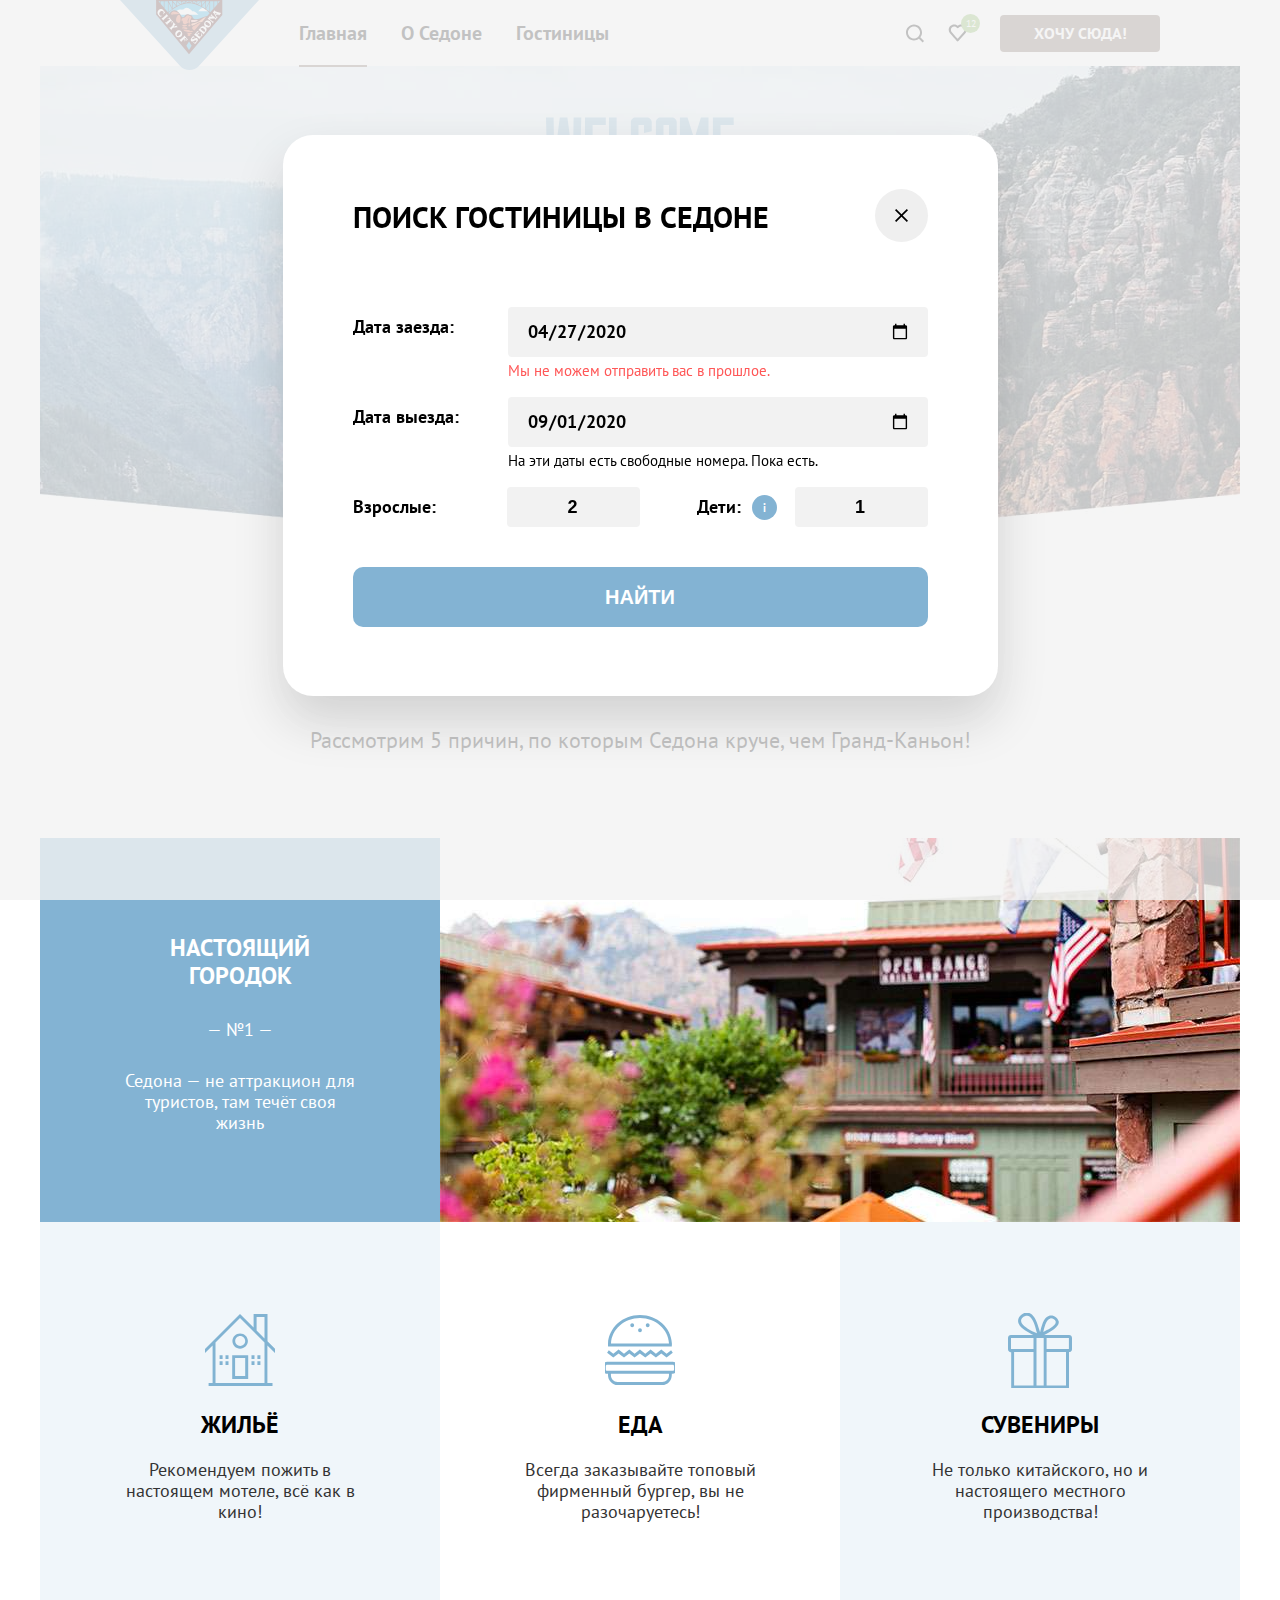
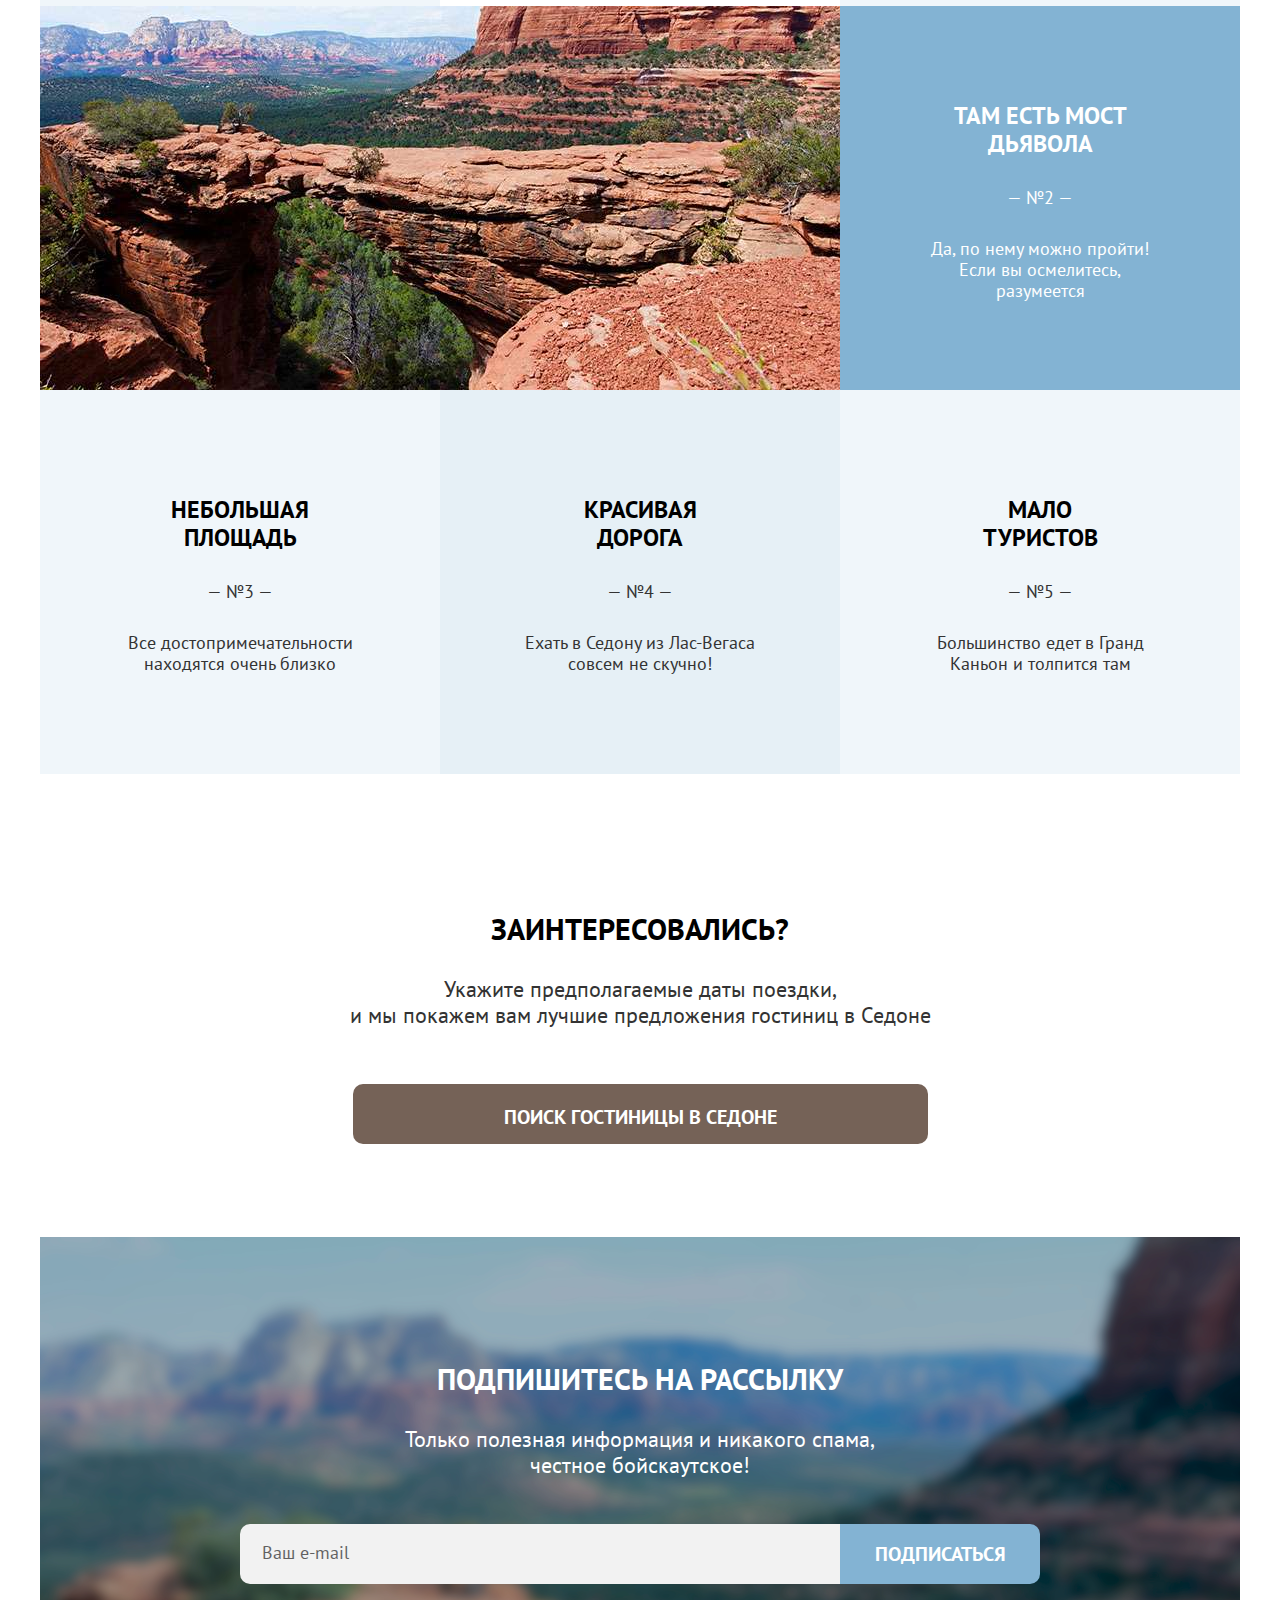
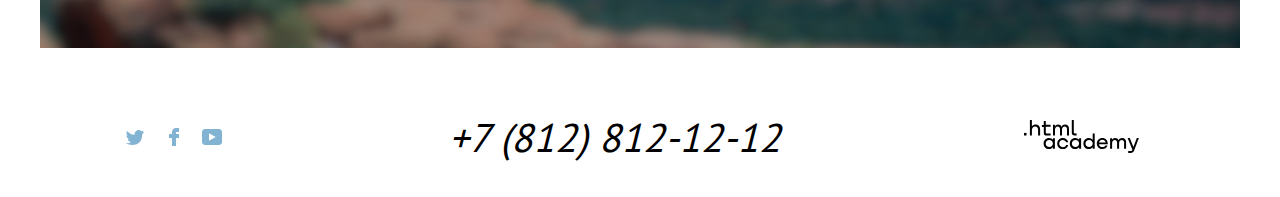
<file: 2/index.html>
<!DOCTYPE html>
<html lang="ru">
  <head>
    <meta charset="utf-8">
    <title>HTML Academy: Седона</title>
    <link rel="stylesheet" href="css/style.css">
    <base href="https://htmlacademy-htmlcss.github.io/1988545-sedona-33/2/">
</head>
  <body>
    <div class="page-wrapper">
      <header class="header">
        <div class="container">
          <div class="header__inner">
            <div class="header__menu-inner">
              <h1 class="visually-hidden">Официальный сайт города Седона</h1>
              <a class="header__logo" href="#">
                <img src="images/logo.svg" alt="logo" width="139px" height="70px">
              </a>
              <nav class="header__menu">
                <ul class="header__menu-list">
                  <li class="header__menu-list-item">
                    <a class="header__menu-list-link active--page" href="#">Главная</a>
                  </li>
                  <li class="header__menu-list-item">
                    <a class="header__menu-list-link" href="#">О Седоне</a>
                  </li>
                  <li class="header__menu-list-item">
                    <a class="header__menu-list-link" href="catalog.html">Гостиницы</a></li>
                </ul>
              </nav>
            </div>
            <div class="header__btns-inner">
              <a class="header__btns-search" href="#">
                <svg class="header__search-btn" fill="#000" width="20" height="20">
                  <path d="M19.0257 17.05L15.3152 13.35C16.318 12.05 17.02 10.35 17.02 8.44995C17.02 4.04995 13.4098 0.449951 8.99732 0.449951C4.58483 0.449951 0.974609 4.14995 0.974609 8.54995C0.974609 12.95 4.58483 16.55 8.99732 16.55C10.8024 16.55 12.5072 15.95 13.9112 14.85L17.6217 18.55L19.0257 17.05ZM8.99732 14.55C5.68795 14.55 2.98029 11.85 2.98029 8.54995C2.98029 5.24995 5.68795 2.54995 8.99732 2.54995C12.3067 2.54995 15.0143 5.24995 15.0143 8.54995C15.0143 11.85 12.3067 14.55 8.99732 14.55Z"/>
                </svg>                
              </a>
              <a class="header__btns-favorite">
                <svg class="header__favorite-btn" fill="#000" width="20" height="20">
                  <path d="M9.58207 17.4114C9.28207 17.4114 8.98207 17.3114 8.78207 17.0114C3.38207 10.9114 2.08207 9.51142 1.78207 9.11142C1.08207 8.21142 0.682068 7.01142 0.682068 5.81142C0.682068 2.81142 3.08207 0.411423 6.18207 0.411423C7.48207 0.411423 8.68207 0.911423 9.68207 1.71142C10.6821 0.911423 11.9821 0.411423 13.1821 0.411423C16.1821 0.411423 18.6821 2.81142 18.6821 5.81142C18.6821 7.11142 18.1821 8.31142 17.3821 9.21142L10.3821 17.1114C10.1821 17.3114 9.98207 17.4114 9.58207 17.4114ZM3.58207 7.91142C3.88207 8.31142 7.08207 11.9114 9.68207 14.8114L15.8821 7.81142C16.3821 7.31142 16.5821 6.61142 16.5821 5.81142C16.5821 4.01142 15.0821 2.51142 13.2821 2.51142C12.2821 2.51142 11.2821 3.01142 10.5821 3.81142C10.2821 4.11142 9.98207 4.21142 9.68207 4.21142C9.38207 4.21142 9.08207 4.01142 8.88207 3.81142C8.18207 3.01142 7.18207 2.51142 6.18207 2.51142C4.38207 2.51142 2.88207 4.01142 2.88207 5.81142C2.78207 6.71142 3.18207 7.41142 3.58207 7.91142C3.48207 7.91142 3.48207 7.91142 3.58207 7.91142Z"/>
                </svg>                
                <span class="header__btns-favorite-curcle">12</span>
              </a>
              <button class="header__btn">Хочу сюда!</button>
            </div>
          </div>
        </div>
      </header>
      <main class="main-page">
        <section class="welcome">
          <img class="welcome__img" src="images/welcome-page.svg" alt="welcome-img" width="458px" height="352px">
        </section>
        <section class="reasons">
          <h3 class="title">
            Седона — небольшой городок в Аризоне, заслуживающий большего!
          </h3>
          <p class="reasons__subtitle">
            Рассмотрим 5 причин, по которым Седона круче, чем Гранд-Каньон!
          </p>
          <ul class="reasons__inner">
            <li class="reasons__item reasons__item--deep-blue">
              <div class="reasons__item-wrapper">
                <h3 class="reasons__item-title reasons__item--deep-blue">
                  Настоящий городок
                </h3>
                <span class="reasons__item-number">— №1 —</span>
                <p class="reasons__item-subtitle">
                  Седона — не аттракцион для туристов, там течёт своя жизнь
                </p>
              </div>
            </li>
            <li class="reasons__item">
              <img class="reasons__item-img" src="images/content/photo-1.jpg" alt="open-range" width="800px" height="384px">
            </li>
            <li class="reasons__item reasons__item--light-blue">
              <div class="reasons__item-wrapper">
                <h3 class="reasons__item-title reasons__item--house">
                  Жильё
                </h3>
                <p class="reasons__item-subtitle">
                  Рекомендуем пожить в настоящем мотеле, всё как в кино!
                </p>
              </div>
            </li>
            <li class="reasons__item">
              <div class="reasons__item-wrapper">
                <h3 class="reasons__item-title reasons__item--food">
                  Еда
                </h3>
                <p class="reasons__item-subtitle">
                  Всегда заказывайте топовый фирменный бургер, вы не разочаруетесь!
                </p>
              </div>
            </li>
            <li class="reasons__item reasons__item--light-blue">
              <div class="reasons__item-wrapper">
                <h3 class="reasons__item-title reasons__item--gift">
                  Сувениры
                </h3>
                <p class="reasons__item-subtitle">
                  Не только китайского, но и настоящего местного производства!
                </p>
              </div>
            </li>
            <li class="reasons__item">
              <img class="reasons__item-img" src="images/content/photo-2.jpg" alt="canyon" width="800px" height="384px">
            </li>
            <li class="reasons__item reasons__item--deep-blue">
              <div class="reasons__item-wrapper">
                <h3 class="reasons__item-title reasons__item--deep-blue">
                  Там есть мост дьявола
                </h3>
                <span class="reasons__item-number">— №2 —</span>
                <p class="reasons__item-subtitle">
                  Да, по нему можно пройти! Если вы осмелитесь, разумеется
                </p>
              </div>
            </li>
            <li class="reasons__item reasons__item--light-blue">
              <div class="reasons__item-wrapper">
                <h3 class="reasons__item-title">
                  Небольшая <br>
                  площадь
                </h3>
                <span class="reasons__item-number">— №3 —</span>
                <p class="reasons__item-subtitle">
                  Все достопримечательности находятся очень близко
                </p>
              </div>
            </li>
            <li class="reasons__item reasons__item--middle-blue">
              <div class="reasons__item-wrapper">
                <h3 class="reasons__item-title">
                  Красивая <br> 
                  дорога
                </h3>
                <span class="reasons__item-number">— №4 —</span>
                <p class="reasons__item-subtitle">
                  Ехать в Седону из Лас-Вегаса совсем не скучно!
                </p>
              </div>
            </li>
            <li class="reasons__item reasons__item--light-blue">
              <div class="reasons__item-wrapper">
                <h3 class="reasons__item-title">
                  Мало <br> 
                  туристов
                </h3>
                <span class="reasons__item-number">— №5 —</span>
                <p class="reasons__item-subtitle">
                  Большинство едет в Гранд Каньон и толпится там
                </p>
              </div>
            </li>
          </ul>
        </section>
        <section class="search">
          <h3 class="title">
            Заинтересовались?
          </h3>
          <p class="subtitle">
            Укажите предполагаемые даты поездки, <br> и мы покажем вам лучшие предложения гостиниц в Седоне
          </p>
          <a class="search__button" href="#">
            ПОИСК ГОСТИНИЦЫ В СЕДОНЕ
          </a>
        </section>
        <section class="subscription">
          <h3 class="title">
            Подпишитесь на рассылку
          </h3>
          <p class="subtitle">
            Только полезная информация и никакого спама, честное бойскаутское!
          </p>
          <form class="subscription__form" action="#">
            <input class="subscription__form-input"  type="text" placeholder="Ваш e-mail">
            <button class="subscription__form-button" type="submit">Подписаться</button>
          </form>
        </section>
      </main>
      <footer class="footer">
        <div class="container">
          <div class="footer__inner">
            <ul class="footer__social">
              <li class="footer__social-li">
                <a class="footer__social-item" href="https://twitter.com/htmlacademy_ru">
                  <svg class="footer__social-twetter" width="18" height="15" fill="#83B3D3">
                    <g clip-path="url(#clip0_18711_1512)">
                      <path d="M11.6 0.200056C13.4 -0.299944 14.8 0.500056 15.4 1.40006C16.1 1.20006 16.8 0.900056 17.5 0.700056C17.5 1.60006 16.9 2.20006 16.6 2.50006C17.3 2.60006 18 1.90006 18 1.90006C17.8 2.90006 16.9 3.70006 16.3 3.90006C16.1 10.7001 13 15.1001 5.7 15.0001C5.1 15.0001 5.8 15.0001 5.2 15.0001C4.8 15.0001 0.8 14.5001 0 13.1001C2.4 13.3001 4.1 12.7001 5 11.9001C4 11.6001 2.1 11.5001 1.8 9.00006C2.2 9.10006 2.4 9.20006 3.1 9.10006C1.8 8.30006 0.4 7.50006 0.5 5.30006C0.8 5.60006 1.6 5.80006 1.9 5.80006C1.1 5.60006 -0.2 2.50006 0.9 0.900056C2.8 2.80006 4.9 4.50006 8.5 4.70006C8.7 2.30006 9.7 0.800056 11.6 0.200056Z"/>
                    </g>
                    <defs><clipPath id="clip0_18711_1512"><rect width="18" height="15" fill="white"/></clipPath></defs>
                  </svg>
                </a>
              </li>
              <li class="footer__social-li">
                <a class="footer__social-item" href="https://www.facebook.com/htmlacademy">
                  <svg class="footer__social-facebook" width="10" height="18" fill="#83B3D3">
                    <path d="M7 0C4.8 0 3 1.8 3 4V6H0V10H3V18H7V10H10V6H7V4H10V0H7Z"/>
                  </svg>                  
                </a>
              </li>
              <li class="footer__social-li">
                <a class="footer__social-item" href="https://www.youtube.com/c/HTMLAcademyRUS">
                  <svg class="footer__social-youtube" width="20" height="16" fill="#83B3D3">
                    <g clip-path="url(#clip0_18711_1528)">
                      <path d="M17 0H2.9C1.2 0 0 1.5 0 3.2V12.7C0 14.5 1.2 16 2.9 16H17.2C18.7 16 20.1 14.5 20.1 12.8V3.2C19.9 1.5 18.7 0 17 0ZM7 11.8V4.2L13.7 8L7 11.8Z"/>
                    </g>
                    <defs><clipPath id="clip0_18711_1528"><rect width="20" height="16" fill="white"/></clipPath></defs>
                  </svg>                  
                </a>
              </li>
            </ul>
            <address class="footer__telephone">
              <a class="footer__telephone-link" href="tel:+78128121212">+7 (812) 812-12-12</a>
            </address>
            <a class="footer__academy" href="https://htmlacademy.ru/">
              <svg class="footer__academy-logo" width="115" height="34" fill="#000">
                  <path d="M0 12.8999V15.4999H2.5V12.8999H0Z"/>
                  <path d="M11.5999 4.5C9.9999 4.5 8.7999 5.2 7.9999 6.2H7.8999V0H5.8999V15.5H7.8999V10.2C7.8999 8.1 9.1999 6.6 11.1999 6.6C12.9999 6.6 14.0999 8 14.0999 9.8V15.5H16.0999V9.4C16.1999 6.4 14.2999 4.5 11.5999 4.5Z"/>
                  <path d="M26.5999 4.8001H21.7999V1.1001H19.7999V4.9001H17.8999V6.9001H19.7999V12.9001C19.7999 14.6001 20.7999 15.6001 22.4999 15.6001H26.5999V13.6001H22.8999C22.1999 13.6001 21.7999 13.2001 21.7999 12.5001V6.8001H26.5999V4.8001Z"/>
                  <path d="M41.1 4.6001C39.5 4.6001 38.2 5.4001 37.6 6.7001H37.5C36.9 5.5001 35.7 4.6001 34.1 4.6001C32.7 4.6001 31.6 5.4001 31 6.4001H30.9V4.8001H29V15.4001H31V10.0001C31 8.0001 32 6.5001 33.6 6.5001C35.1 6.5001 36 7.5001 36 9.1001V15.4001H38V9.8001C38 7.4001 39.4 6.5001 40.6 6.5001C42.1 6.5001 43 7.5001 43 9.1001V15.4001H45V8.9001C45.1 6.4001 43.6 4.6001 41.1 4.6001Z"/>
                  <path d="M47.8 12.7C47.8 14.4 48.8 15.4 50.6 15.4H52.6V13.4H50.9001C50.2001 13.4 49.8 13 49.8 12.3V0H47.8V12.7Z"/>
                  <path d="M28.9001 19.6999C28.0001 18.5999 26.7001 17.8999 25.0001 17.8999C21.9001 17.8999 19.6001 20.1999 19.6001 23.4999C19.6001 26.7999 21.9001 29.0999 25.0001 29.0999C26.8001 29.0999 28.0001 28.2999 28.8001 27.1999H28.9001V28.7999H30.9001V18.1999H28.9001V19.6999ZM25.3001 27.0999C23.1001 27.0999 21.7001 25.4999 21.7001 23.4999C21.7001 21.4999 23.1001 19.8999 25.3001 19.8999C27.5001 19.8999 28.9001 21.4999 28.9001 23.4999C28.9001 25.3999 27.5001 27.0999 25.3001 27.0999Z"/>
                  <path d="M44.2 21.9999C43.7 19.5999 41.5999 17.8999 38.7999 17.8999C35.3999 17.8999 33.2 20.3999 33.2 23.4999C33.2 26.5999 35.3999 29.0999 38.7999 29.0999C41.5999 29.0999 43.7 27.2999 44.2 24.8999H42.0999C41.6999 26.1999 40.3999 27.1999 38.7999 27.1999C36.5999 27.1999 35.2 25.5999 35.2 23.5999C35.2 21.5999 36.5999 19.9999 38.7999 19.9999C40.3999 19.9999 41.5999 20.9999 42.0999 22.1999H44.2V21.9999Z"/>
                  <path d="M55.1 19.6999C54.2 18.5999 52.9001 17.8999 51.2001 17.8999C48.1001 17.8999 45.8 20.1999 45.8 23.4999C45.8 26.7999 48.1001 29.0999 51.2001 29.0999C53.0001 29.0999 54.2 28.2999 55 27.1999H55.1V28.7999H57.1V18.1999H55.1V19.6999ZM51.5 27.0999C49.3 27.0999 47.9001 25.4999 47.9001 23.4999C47.9001 21.4999 49.3 19.8999 51.5 19.8999C53.7 19.8999 55.1 21.4999 55.1 23.4999C55.1 25.3999 53.6 27.0999 51.5 27.0999Z"/>
                  <path d="M68.6999 19.7999C67.7999 18.6999 66.4999 17.8999 64.7999 17.8999C61.6999 17.8999 59.3999 20.1999 59.3999 23.4999C59.3999 26.7999 61.5999 29.0999 64.7999 29.0999C66.4999 29.0999 67.7999 28.2999 68.5999 27.2999H68.6999V28.7999H70.6999V13.3999H68.6999V19.7999ZM65.0999 27.0999C62.8999 27.0999 61.4999 25.4999 61.4999 23.4999C61.4999 21.4999 62.8999 19.8999 65.0999 19.8999C67.2999 19.8999 68.6999 21.4999 68.6999 23.4999C68.5999 25.4999 67.1999 27.0999 65.0999 27.0999Z"/>
                  <path d="M78.3 17.8999C75 17.8999 72.8 20.3999 72.8 23.4999C72.8 26.4999 74.9 29.0999 78.3 29.0999C80.8 29.0999 82.8 27.7999 83.5 25.4999H81.4C80.9 26.4999 79.8 27.0999 78.4 27.0999C76.5 27.0999 75.1 25.7999 75 24.1999H83.8C84 20.5999 81.8 17.8999 78.3 17.8999ZM78.3 19.7999C80 19.7999 81.3 20.7999 81.6 22.3999H75.1C75.4 20.8999 76.6 19.7999 78.3 19.7999Z"/>
                  <path d="M98.2001 17.8999C96.6001 17.8999 95.3001 18.6999 94.6001 19.8999H94.5001C93.9001 18.6999 92.7001 17.8999 91.1001 17.8999C89.7001 17.8999 88.6001 18.5999 88.0001 19.6999V18.1999H86.1001V28.7999H88.1001V23.3999C88.1001 21.3999 89.1001 19.9999 90.7001 19.8999C92.2001 19.8999 93.1001 20.8999 93.1001 22.4999V28.7999H95.1001V23.1999C95.1001 20.7999 96.5001 19.8999 97.7001 19.8999C99.2001 19.8999 100.1 20.8999 100.1 22.4999V28.7999H102.1V22.2999C102.2 19.6999 100.7 17.8999 98.2001 17.8999Z"/>
                  <path d="M109.4 27.0001L105.8 18.1001H103.6L108.4 29.7001C108.1 30.6001 107.7 30.9001 106.7 30.9001H104.2V32.9001H106.7C108.5 32.9001 109.5 32.1001 110.2 30.3001L114.9 18.1001H112.8L109.4 27.0001Z"/>
              </svg>              
            </a>
          </div>
        </div>
      </footer>
    </div>
    <div class="modal">
      <div class="modal__inner">
        <h3 class="modal__title">
          Поиск гостиницы в Седоне
        </h3>
        <button class="modal__close-button">
          <svg width="13" height="13" viewBox="0 0 13 13" fill="none" xmlns="http://www.w3.org/2000/svg">
            <path d="M13 1.2L11.8 0L6.5 5.3L1.2 0L0 1.2L5.3 6.5L0 11.8L1.2 13L6.5 7.7L11.8 13L13 11.8L7.7 6.5L13 1.2Z" fill="black"/>
          </svg>
        </button>
        <div class="modal__content">
          <div class="modal__item">
            <label class="modal__item-title" for="in-date">Дата заезда:</label>
            <input class="modal__item-date" type="date" id="in-date" value="2020-04-27" min="2020-04-27" title="Мы не можем отправить вас в прошлое.">
            <p class="modal__item-date-subtitle modal__item--warning">Мы не можем отправить вас в прошлое.</p>
          </div>
          <label class="modal__item">
            <label class="modal__item-title" for="out-date">Дата выезда:</label>
            <input class="modal__item-date" type="date" id="out-date" value="2020-09-01" min="2020-04-27">
            <p class="modal__item-date-subtitle">На эти даты есть свободные номера. Пока есть.</p>
          </label>
          <div class="modal__family">
            <div class="modal__adult-item">
              <label class="modal__family-title">Взрослые:</label>
              <input class="modal__family-number" type="number" value="2">
            </div>
            <div class="modal__children-item">
              <label class="modal__family-title">Дети:</label>
              <p class="modal__family-info">
                i
              </p>
              <input class="modal__family-number" type="number" value="1">
            </div>
          </div>
          <button class="modal__button">Найти</button>
        </div>
      </div>
    </div>
    <script src="js/main.js"></script>
  </body>
</html>
</file>
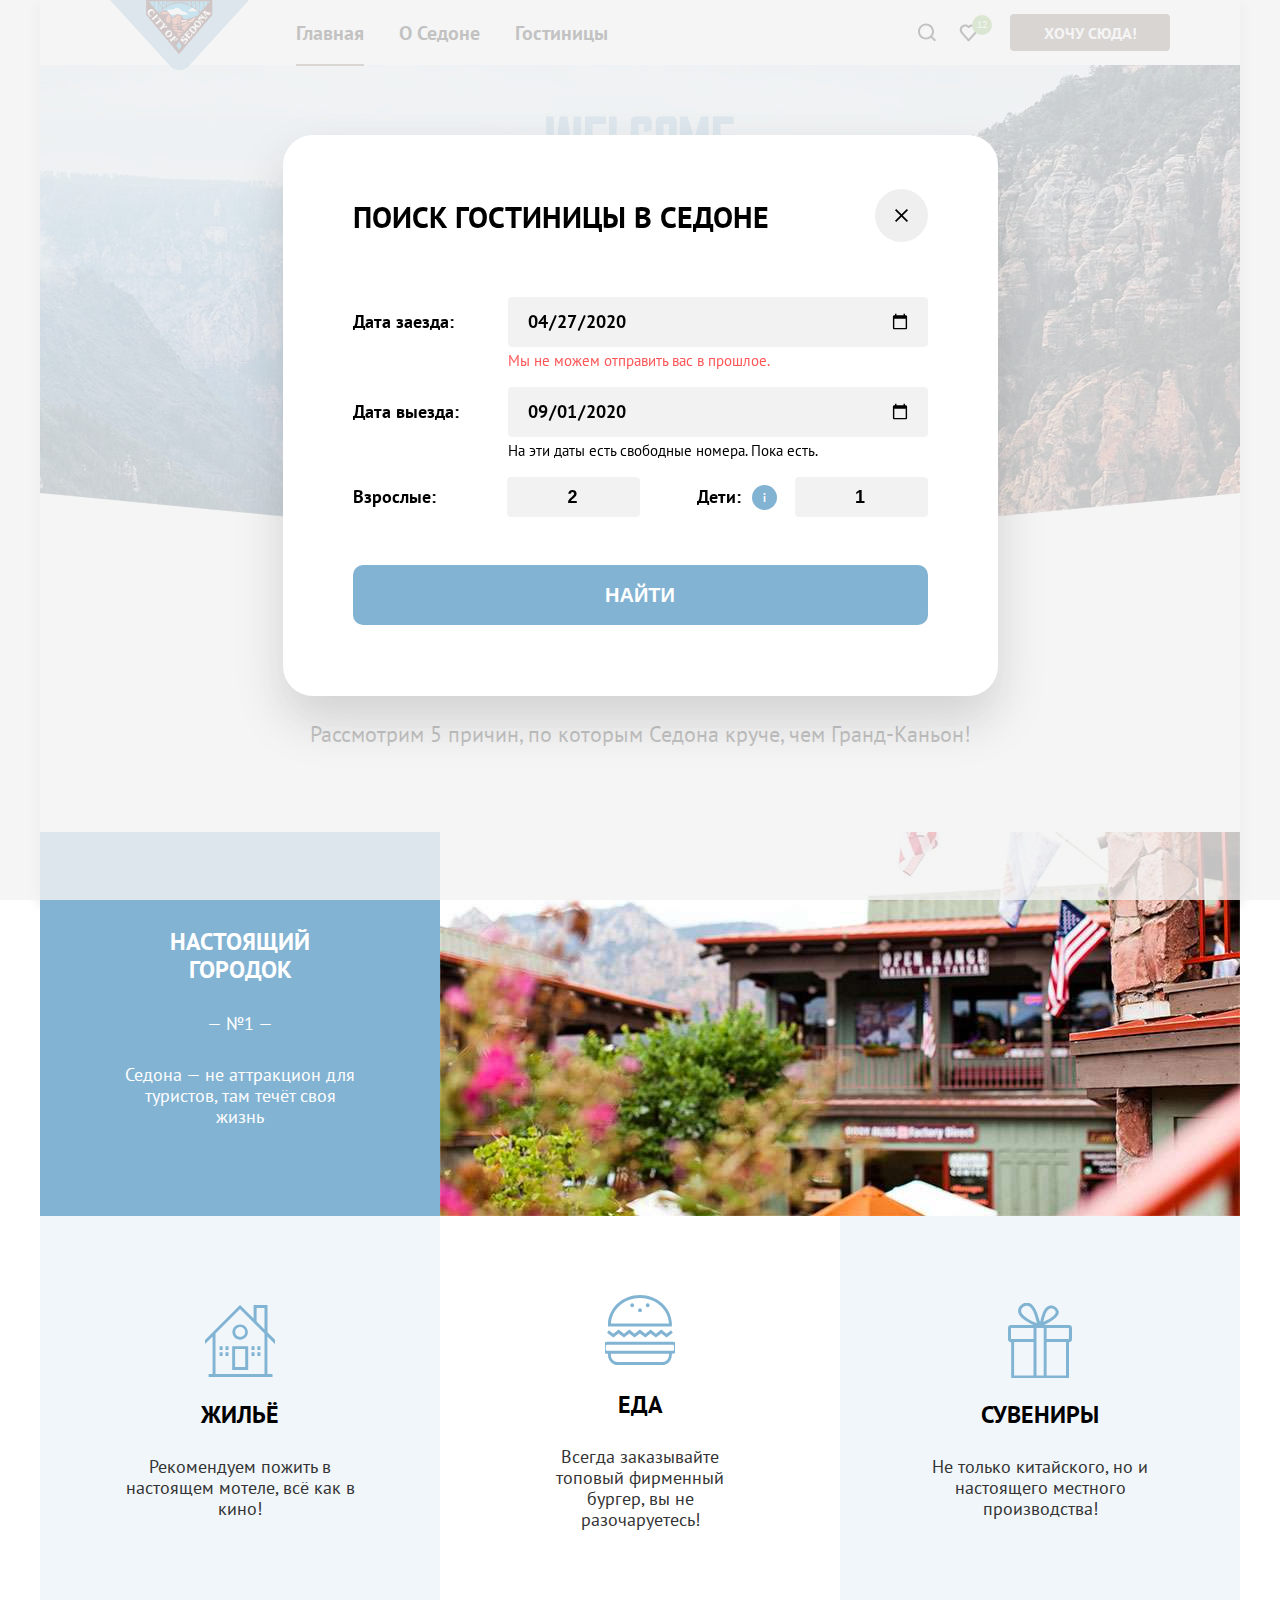
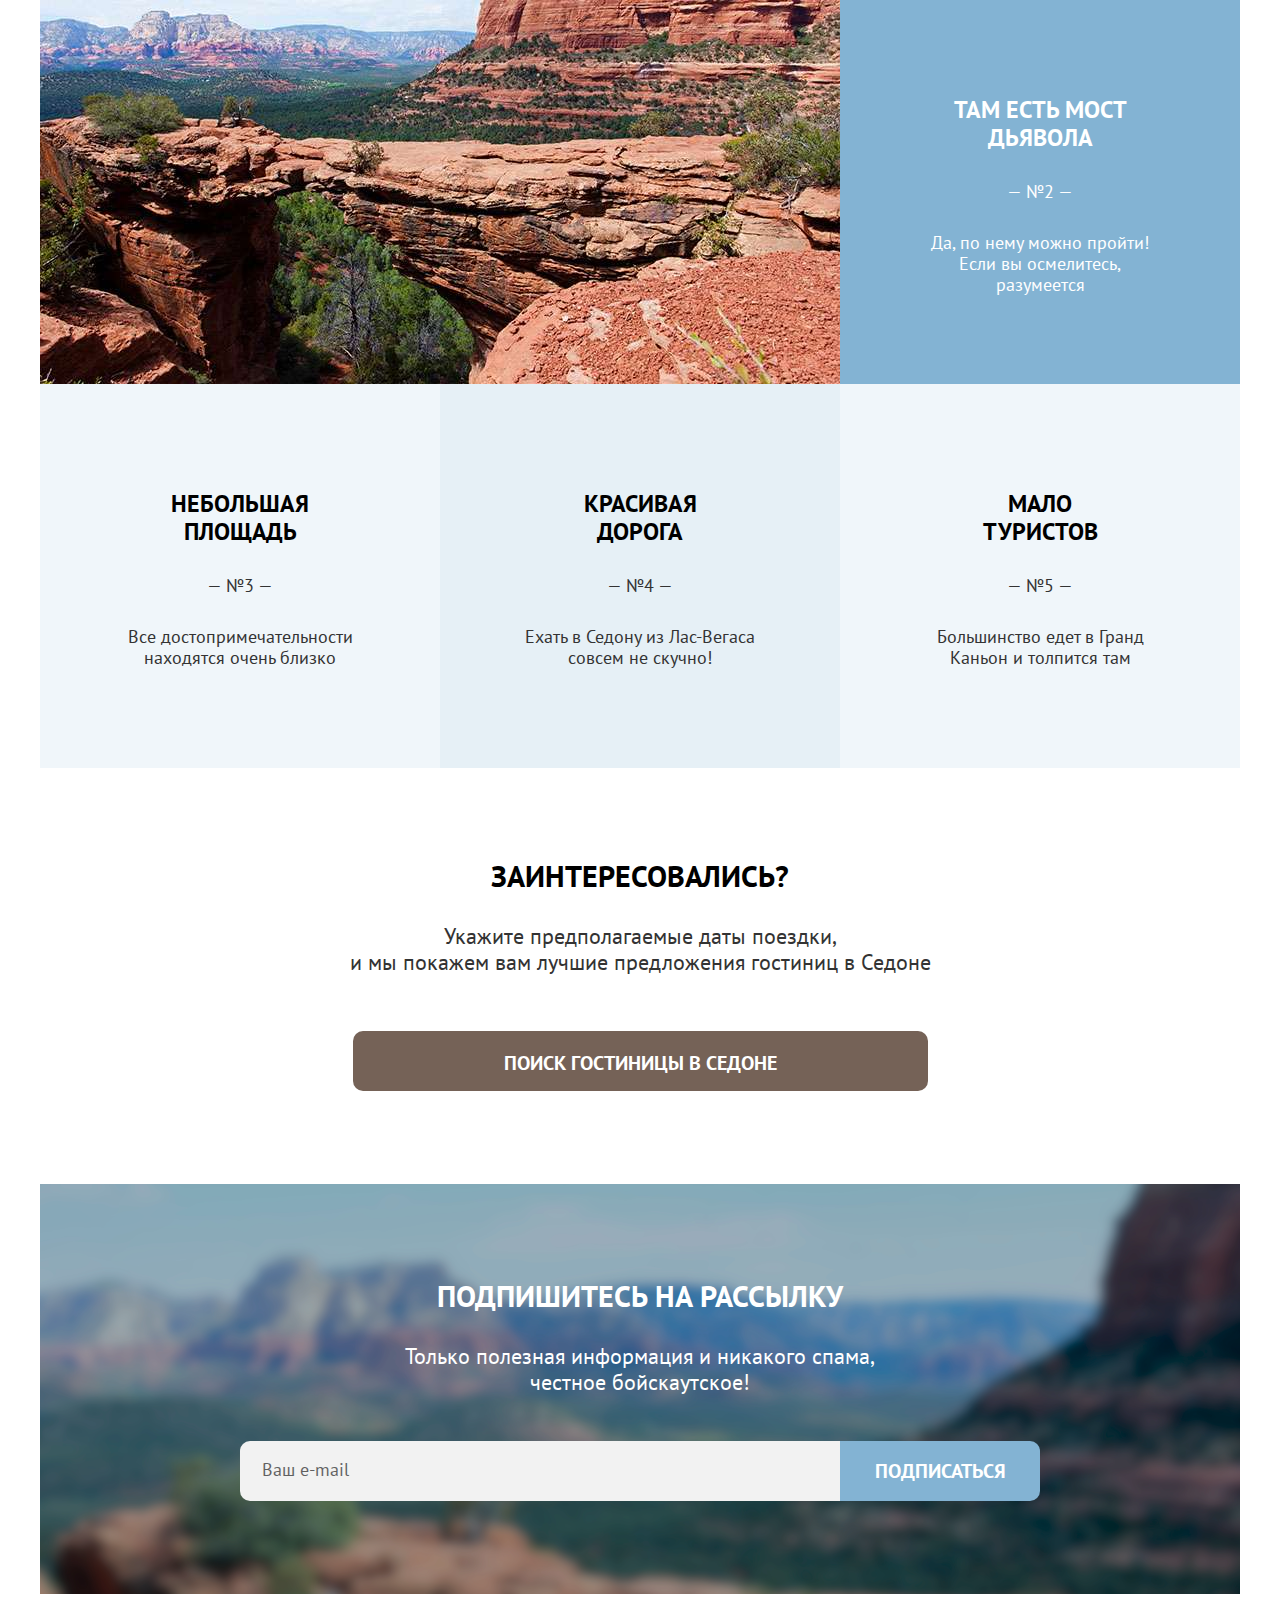
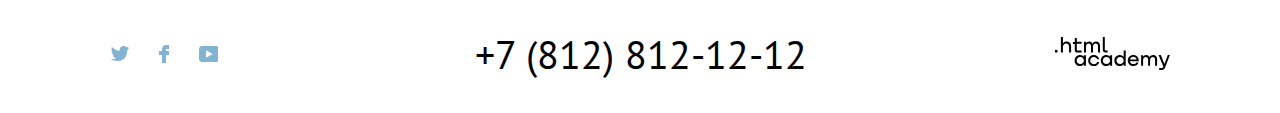
<file: 3/index.html>
<!DOCTYPE html>
<html lang="ru">
  <head>
    <meta charset="utf-8">
    <title>HTML Academy: Седона</title>
    <link rel="stylesheet" href="css/style.css">
    <base href="https://htmlacademy-htmlcss.github.io/1988545-sedona-33/3/">
</head>
  <body>
    <div class="page-wrapper">
      <header class="header">
        <div class="container">
          <div class="header__inner">
            <div class="header__menu-inner">
              <h1 class="visually-hidden">Официальный сайт города Седона</h1>
              <a class="header__logo" href="#">
                <img src="images/logo.svg" alt="logo" width="139px" height="70px">
              </a>
              <nav class="header__menu">
                <ul class="header__menu-list">
                  <li class="header__menu-list-item">
                    <a class="header__menu-list-link active--page" href="#">Главная</a>
                  </li>
                  <li class="header__menu-list-item">
                    <a class="header__menu-list-link" href="#">О Седоне</a>
                  </li>
                  <li class="header__menu-list-item">
                    <a class="header__menu-list-link" href="catalog.html">Гостиницы</a></li>
                </ul>
              </nav>
            </div>
            <div class="header__btns-inner">
              <a class="header__btns-search" href="#">
                <h3 class="visually-hidden">Кнопка поиск.</h3>
                <svg class="header__search-btn" fill="#000" width="20" height="20">
                  <path d="M19.0257 17.05L15.3152 13.35C16.318 12.05 17.02 10.35 17.02 8.44995C17.02 4.04995 13.4098 0.449951 8.99732 0.449951C4.58483 0.449951 0.974609 4.14995 0.974609 8.54995C0.974609 12.95 4.58483 16.55 8.99732 16.55C10.8024 16.55 12.5072 15.95 13.9112 14.85L17.6217 18.55L19.0257 17.05ZM8.99732 14.55C5.68795 14.55 2.98029 11.85 2.98029 8.54995C2.98029 5.24995 5.68795 2.54995 8.99732 2.54995C12.3067 2.54995 15.0143 5.24995 15.0143 8.54995C15.0143 11.85 12.3067 14.55 8.99732 14.55Z"/>
                </svg>                
              </a>
              <a class="header__btns-favorite">
                <h3 class="visually-hidden">Кнопка корзина.</h3>
                <svg class="header__favorite-btn" fill="#000" width="20" height="20">
                  <path d="M9.58207 17.4114C9.28207 17.4114 8.98207 17.3114 8.78207 17.0114C3.38207 10.9114 2.08207 9.51142 1.78207 9.11142C1.08207 8.21142 0.682068 7.01142 0.682068 5.81142C0.682068 2.81142 3.08207 0.411423 6.18207 0.411423C7.48207 0.411423 8.68207 0.911423 9.68207 1.71142C10.6821 0.911423 11.9821 0.411423 13.1821 0.411423C16.1821 0.411423 18.6821 2.81142 18.6821 5.81142C18.6821 7.11142 18.1821 8.31142 17.3821 9.21142L10.3821 17.1114C10.1821 17.3114 9.98207 17.4114 9.58207 17.4114ZM3.58207 7.91142C3.88207 8.31142 7.08207 11.9114 9.68207 14.8114L15.8821 7.81142C16.3821 7.31142 16.5821 6.61142 16.5821 5.81142C16.5821 4.01142 15.0821 2.51142 13.2821 2.51142C12.2821 2.51142 11.2821 3.01142 10.5821 3.81142C10.2821 4.11142 9.98207 4.21142 9.68207 4.21142C9.38207 4.21142 9.08207 4.01142 8.88207 3.81142C8.18207 3.01142 7.18207 2.51142 6.18207 2.51142C4.38207 2.51142 2.88207 4.01142 2.88207 5.81142C2.78207 6.71142 3.18207 7.41142 3.58207 7.91142C3.48207 7.91142 3.48207 7.91142 3.58207 7.91142Z"/>
                </svg>                
                <span class="header__btns-favorite-curcle">12</span>
              </a>
              <button class="header__btn">Хочу сюда!</button>
            </div>
          </div>
        </div>
      </header>
      <main class="main-page">
        <section class="welcome">
          <img class="welcome__img" src="images/welcome-page.svg" alt="welcome-img" width="458px" height="352px">
        </section>
        <section class="reasons">
          <h3 class="title">
            Седона — небольшой городок в Аризоне, заслуживающий большего!
          </h3>
          <p class="reasons__subtitle">
            Рассмотрим 5 причин, по которым Седона круче, чем Гранд-Каньон!
          </p>
          <ul class="reasons__inner">
            <li class="reasons__item reasons__item--deep-blue">
              <div class="reasons__item-wrapper">
                <h3 class="reasons__item-title reasons__item--deep-blue">
                  Настоящий городок
                </h3>
                <span class="reasons__item-number">— №1 —</span>
                <p class="reasons__item-subtitle">
                  Седона — не аттракцион для туристов, там течёт своя жизнь
                </p>
              </div>
            </li>
            <li class="reasons__item">
              <img class="reasons__item-img" src="images/content/photo-1.jpg" alt="open-range" width="800px" height="384px">
            </li>
            <li class="reasons__item reasons__item--light-blue">
              <div class="reasons__item-wrapper">
                <h3 class="reasons__item-title reasons__item--house">
                  Жильё
                </h3>
                <p class="reasons__item-subtitle">
                  Рекомендуем пожить в настоящем мотеле, всё как в кино!
                </p>
              </div>
            </li>
            <li class="reasons__item">
              <div class="reasons__item-wrapper">
                <h3 class="reasons__item-title reasons__item--food">
                  Еда
                </h3>
                <p class="reasons__item-subtitle">
                  Всегда заказывайте топовый фирменный бургер, вы не разочаруетесь!
                </p>
              </div>
            </li>
            <li class="reasons__item reasons__item--light-blue">
              <div class="reasons__item-wrapper">
                <h3 class="reasons__item-title reasons__item--gift">
                  Сувениры
                </h3>
                <p class="reasons__item-subtitle">
                  Не только китайского, но и настоящего местного производства!
                </p>
              </div>
            </li>
            <li class="reasons__item">
              <img class="reasons__item-img" src="images/content/photo-2.jpg" alt="canyon" width="800px" height="384px">
            </li>
            <li class="reasons__item reasons__item--deep-blue">
              <div class="reasons__item-wrapper">
                <h3 class="reasons__item-title reasons__item--deep-blue">
                  Там есть мост дьявола
                </h3>
                <span class="reasons__item-number">— №2 —</span>
                <p class="reasons__item-subtitle">
                  Да, по нему можно пройти! Если вы осмелитесь, разумеется
                </p>
              </div>
            </li>
            <li class="reasons__item reasons__item--light-blue">
              <div class="reasons__item-wrapper">
                <h3 class="reasons__item-title">
                  Небольшая <br>
                  площадь
                </h3>
                <span class="reasons__item-number">— №3 —</span>
                <p class="reasons__item-subtitle">
                  Все достопримечательности находятся очень близко
                </p>
              </div>
            </li>
            <li class="reasons__item reasons__item--middle-blue">
              <div class="reasons__item-wrapper">
                <h3 class="reasons__item-title">
                  Красивая <br> 
                  дорога
                </h3>
                <span class="reasons__item-number">— №4 —</span>
                <p class="reasons__item-subtitle">
                  Ехать в Седону из Лас-Вегаса совсем не скучно!
                </p>
              </div>
            </li>
            <li class="reasons__item reasons__item--light-blue">
              <div class="reasons__item-wrapper">
                <h3 class="reasons__item-title">
                  Мало <br> 
                  туристов
                </h3>
                <span class="reasons__item-number">— №5 —</span>
                <p class="reasons__item-subtitle">
                  Большинство едет в Гранд Каньон и толпится там
                </p>
              </div>
            </li>
          </ul>
        </section>
        <section class="search">
          <h3 class="title">
            Заинтересовались?
          </h3>
          <p class="subtitle">
            Укажите предполагаемые даты поездки, <br> и мы покажем вам лучшие предложения гостиниц в Седоне
          </p>
          <a class="search__button" href="#">
            ПОИСК ГОСТИНИЦЫ В СЕДОНЕ
          </a>
        </section>
        <section class="subscription">
          <h3 class="title">
            Подпишитесь на рассылку
          </h3>
          <p class="subtitle">
            Только полезная информация и никакого спама, честное бойскаутское!
          </p>
          <form class="subscription__form" action="#">
            <input class="subscription__form-input"  type="text" placeholder="Ваш e-mail">
            <button class="subscription__form-button" type="submit">Подписаться</button>
          </form>
        </section>
      </main>
      <footer class="footer">
        <div class="container">
          <div class="footer__inner">
            <ul class="footer__social">
              <li class="footer__social-li">
                <h3 class="visually-hidden">Ссылка на Twetter.</h3>
                <a class="footer__social-item" href="https://twitter.com/htmlacademy_ru">
                  <svg class="footer__social-twetter" width="18" height="15" fill="#83B3D3">
                    <g clip-path="url(#clip0_18711_1512)">
                      <path d="M11.6 0.200056C13.4 -0.299944 14.8 0.500056 15.4 1.40006C16.1 1.20006 16.8 0.900056 17.5 0.700056C17.5 1.60006 16.9 2.20006 16.6 2.50006C17.3 2.60006 18 1.90006 18 1.90006C17.8 2.90006 16.9 3.70006 16.3 3.90006C16.1 10.7001 13 15.1001 5.7 15.0001C5.1 15.0001 5.8 15.0001 5.2 15.0001C4.8 15.0001 0.8 14.5001 0 13.1001C2.4 13.3001 4.1 12.7001 5 11.9001C4 11.6001 2.1 11.5001 1.8 9.00006C2.2 9.10006 2.4 9.20006 3.1 9.10006C1.8 8.30006 0.4 7.50006 0.5 5.30006C0.8 5.60006 1.6 5.80006 1.9 5.80006C1.1 5.60006 -0.2 2.50006 0.9 0.900056C2.8 2.80006 4.9 4.50006 8.5 4.70006C8.7 2.30006 9.7 0.800056 11.6 0.200056Z"/>
                    </g>
                    <defs><clipPath id="clip0_18711_1512"><rect width="18" height="15" fill="white"/></clipPath></defs>
                  </svg>
                </a>
              </li>
              <li class="footer__social-li">
                <h3 class="visually-hidden">Ссылка на Facebook.</h3>
                <a class="footer__social-item" href="https://www.facebook.com/htmlacademy">
                  <svg class="footer__social-facebook" width="10" height="18" fill="#83B3D3">
                    <path d="M7 0C4.8 0 3 1.8 3 4V6H0V10H3V18H7V10H10V6H7V4H10V0H7Z"/>
                  </svg>                  
                </a>
              </li>
              <li class="footer__social-li">
                <h3 class="visually-hidden">Ссылка на Youtube.</h3>
                <a class="footer__social-item" href="https://www.youtube.com/c/HTMLAcademyRUS">
                  <svg class="footer__social-youtube" width="20" height="16" fill="#83B3D3">
                    <g clip-path="url(#clip0_18711_1528)">
                      <path d="M17 0H2.9C1.2 0 0 1.5 0 3.2V12.7C0 14.5 1.2 16 2.9 16H17.2C18.7 16 20.1 14.5 20.1 12.8V3.2C19.9 1.5 18.7 0 17 0ZM7 11.8V4.2L13.7 8L7 11.8Z"/>
                    </g>
                    <defs><clipPath id="clip0_18711_1528"><rect width="20" height="16" fill="white"/></clipPath></defs>
                  </svg>                  
                </a>
              </li>
            </ul>
            <address class="footer__telephone">
              <h3 class="visually-hidden">Телефон для связи.</h3>
              <a class="footer__telephone-link" href="tel:+78128121212">+7 (812) 812-12-12</a>
            </address>
            <a class="footer__academy" href="https://htmlacademy.ru/">
              <h3 class="visually-hidden">Официальный сайт HTML Academy.</h3>
              <svg class="footer__academy-logo" width="115" height="34" fill="#000">
                  <path d="M0 12.8999V15.4999H2.5V12.8999H0Z"/>
                  <path d="M11.5999 4.5C9.9999 4.5 8.7999 5.2 7.9999 6.2H7.8999V0H5.8999V15.5H7.8999V10.2C7.8999 8.1 9.1999 6.6 11.1999 6.6C12.9999 6.6 14.0999 8 14.0999 9.8V15.5H16.0999V9.4C16.1999 6.4 14.2999 4.5 11.5999 4.5Z"/>
                  <path d="M26.5999 4.8001H21.7999V1.1001H19.7999V4.9001H17.8999V6.9001H19.7999V12.9001C19.7999 14.6001 20.7999 15.6001 22.4999 15.6001H26.5999V13.6001H22.8999C22.1999 13.6001 21.7999 13.2001 21.7999 12.5001V6.8001H26.5999V4.8001Z"/>
                  <path d="M41.1 4.6001C39.5 4.6001 38.2 5.4001 37.6 6.7001H37.5C36.9 5.5001 35.7 4.6001 34.1 4.6001C32.7 4.6001 31.6 5.4001 31 6.4001H30.9V4.8001H29V15.4001H31V10.0001C31 8.0001 32 6.5001 33.6 6.5001C35.1 6.5001 36 7.5001 36 9.1001V15.4001H38V9.8001C38 7.4001 39.4 6.5001 40.6 6.5001C42.1 6.5001 43 7.5001 43 9.1001V15.4001H45V8.9001C45.1 6.4001 43.6 4.6001 41.1 4.6001Z"/>
                  <path d="M47.8 12.7C47.8 14.4 48.8 15.4 50.6 15.4H52.6V13.4H50.9001C50.2001 13.4 49.8 13 49.8 12.3V0H47.8V12.7Z"/>
                  <path d="M28.9001 19.6999C28.0001 18.5999 26.7001 17.8999 25.0001 17.8999C21.9001 17.8999 19.6001 20.1999 19.6001 23.4999C19.6001 26.7999 21.9001 29.0999 25.0001 29.0999C26.8001 29.0999 28.0001 28.2999 28.8001 27.1999H28.9001V28.7999H30.9001V18.1999H28.9001V19.6999ZM25.3001 27.0999C23.1001 27.0999 21.7001 25.4999 21.7001 23.4999C21.7001 21.4999 23.1001 19.8999 25.3001 19.8999C27.5001 19.8999 28.9001 21.4999 28.9001 23.4999C28.9001 25.3999 27.5001 27.0999 25.3001 27.0999Z"/>
                  <path d="M44.2 21.9999C43.7 19.5999 41.5999 17.8999 38.7999 17.8999C35.3999 17.8999 33.2 20.3999 33.2 23.4999C33.2 26.5999 35.3999 29.0999 38.7999 29.0999C41.5999 29.0999 43.7 27.2999 44.2 24.8999H42.0999C41.6999 26.1999 40.3999 27.1999 38.7999 27.1999C36.5999 27.1999 35.2 25.5999 35.2 23.5999C35.2 21.5999 36.5999 19.9999 38.7999 19.9999C40.3999 19.9999 41.5999 20.9999 42.0999 22.1999H44.2V21.9999Z"/>
                  <path d="M55.1 19.6999C54.2 18.5999 52.9001 17.8999 51.2001 17.8999C48.1001 17.8999 45.8 20.1999 45.8 23.4999C45.8 26.7999 48.1001 29.0999 51.2001 29.0999C53.0001 29.0999 54.2 28.2999 55 27.1999H55.1V28.7999H57.1V18.1999H55.1V19.6999ZM51.5 27.0999C49.3 27.0999 47.9001 25.4999 47.9001 23.4999C47.9001 21.4999 49.3 19.8999 51.5 19.8999C53.7 19.8999 55.1 21.4999 55.1 23.4999C55.1 25.3999 53.6 27.0999 51.5 27.0999Z"/>
                  <path d="M68.6999 19.7999C67.7999 18.6999 66.4999 17.8999 64.7999 17.8999C61.6999 17.8999 59.3999 20.1999 59.3999 23.4999C59.3999 26.7999 61.5999 29.0999 64.7999 29.0999C66.4999 29.0999 67.7999 28.2999 68.5999 27.2999H68.6999V28.7999H70.6999V13.3999H68.6999V19.7999ZM65.0999 27.0999C62.8999 27.0999 61.4999 25.4999 61.4999 23.4999C61.4999 21.4999 62.8999 19.8999 65.0999 19.8999C67.2999 19.8999 68.6999 21.4999 68.6999 23.4999C68.5999 25.4999 67.1999 27.0999 65.0999 27.0999Z"/>
                  <path d="M78.3 17.8999C75 17.8999 72.8 20.3999 72.8 23.4999C72.8 26.4999 74.9 29.0999 78.3 29.0999C80.8 29.0999 82.8 27.7999 83.5 25.4999H81.4C80.9 26.4999 79.8 27.0999 78.4 27.0999C76.5 27.0999 75.1 25.7999 75 24.1999H83.8C84 20.5999 81.8 17.8999 78.3 17.8999ZM78.3 19.7999C80 19.7999 81.3 20.7999 81.6 22.3999H75.1C75.4 20.8999 76.6 19.7999 78.3 19.7999Z"/>
                  <path d="M98.2001 17.8999C96.6001 17.8999 95.3001 18.6999 94.6001 19.8999H94.5001C93.9001 18.6999 92.7001 17.8999 91.1001 17.8999C89.7001 17.8999 88.6001 18.5999 88.0001 19.6999V18.1999H86.1001V28.7999H88.1001V23.3999C88.1001 21.3999 89.1001 19.9999 90.7001 19.8999C92.2001 19.8999 93.1001 20.8999 93.1001 22.4999V28.7999H95.1001V23.1999C95.1001 20.7999 96.5001 19.8999 97.7001 19.8999C99.2001 19.8999 100.1 20.8999 100.1 22.4999V28.7999H102.1V22.2999C102.2 19.6999 100.7 17.8999 98.2001 17.8999Z"/>
                  <path d="M109.4 27.0001L105.8 18.1001H103.6L108.4 29.7001C108.1 30.6001 107.7 30.9001 106.7 30.9001H104.2V32.9001H106.7C108.5 32.9001 109.5 32.1001 110.2 30.3001L114.9 18.1001H112.8L109.4 27.0001Z"/>
              </svg>              
            </a>
          </div>
        </div>
      </footer>
    </div>
    <div class="modal">
      <div class="modal__inner">
        <h3 class="modal__title">
          Поиск гостиницы в Седоне
        </h3>
        <button class="modal__close-button">
          <svg width="13" height="13" viewBox="0 0 13 13" fill="none" xmlns="http://www.w3.org/2000/svg">
            <path d="M13 1.2L11.8 0L6.5 5.3L1.2 0L0 1.2L5.3 6.5L0 11.8L1.2 13L6.5 7.7L11.8 13L13 11.8L7.7 6.5L13 1.2Z" fill="black"/>
          </svg>
        </button>
        <div class="modal__content">
          <div class="modal__item">
            <label class="modal__item-title" for="in-date">Дата заезда:</label>
            <input class="modal__item-date" type="date" id="in-date" value="2020-04-27" min="2020-04-27" title="Мы не можем отправить вас в прошлое.">
            <p class="modal__item-date-subtitle modal__item--warning">Мы не можем отправить вас в прошлое.</p>
          </div>
          <div class="modal__item">
            <label class="modal__item-title" for="out-date">Дата выезда:</label>
            <input class="modal__item-date" type="date" id="out-date" value="2020-09-01" min="2020-04-27">
            <p class="modal__item-date-subtitle">На эти даты есть свободные номера. Пока есть.</p>
          </div>
          <div class="modal__family">
            <div class="modal__adult-item">
              <label class="modal__family-title">Взрослые:</label>
              <input class="modal__family-number" type="number" value="2">
            </div>
            <div class="modal__children-item">
              <label class="modal__family-title">Дети:</label>
              <p class="modal__family-info">
                i
              </p>
              <input class="modal__family-number" type="number" value="1">
            </div>
          </div>
          <button class="modal__button">Найти</button>
        </div>
      </div>
    </div>
    <script src="js/main.js"></script>
  </body>
</html>
</file>
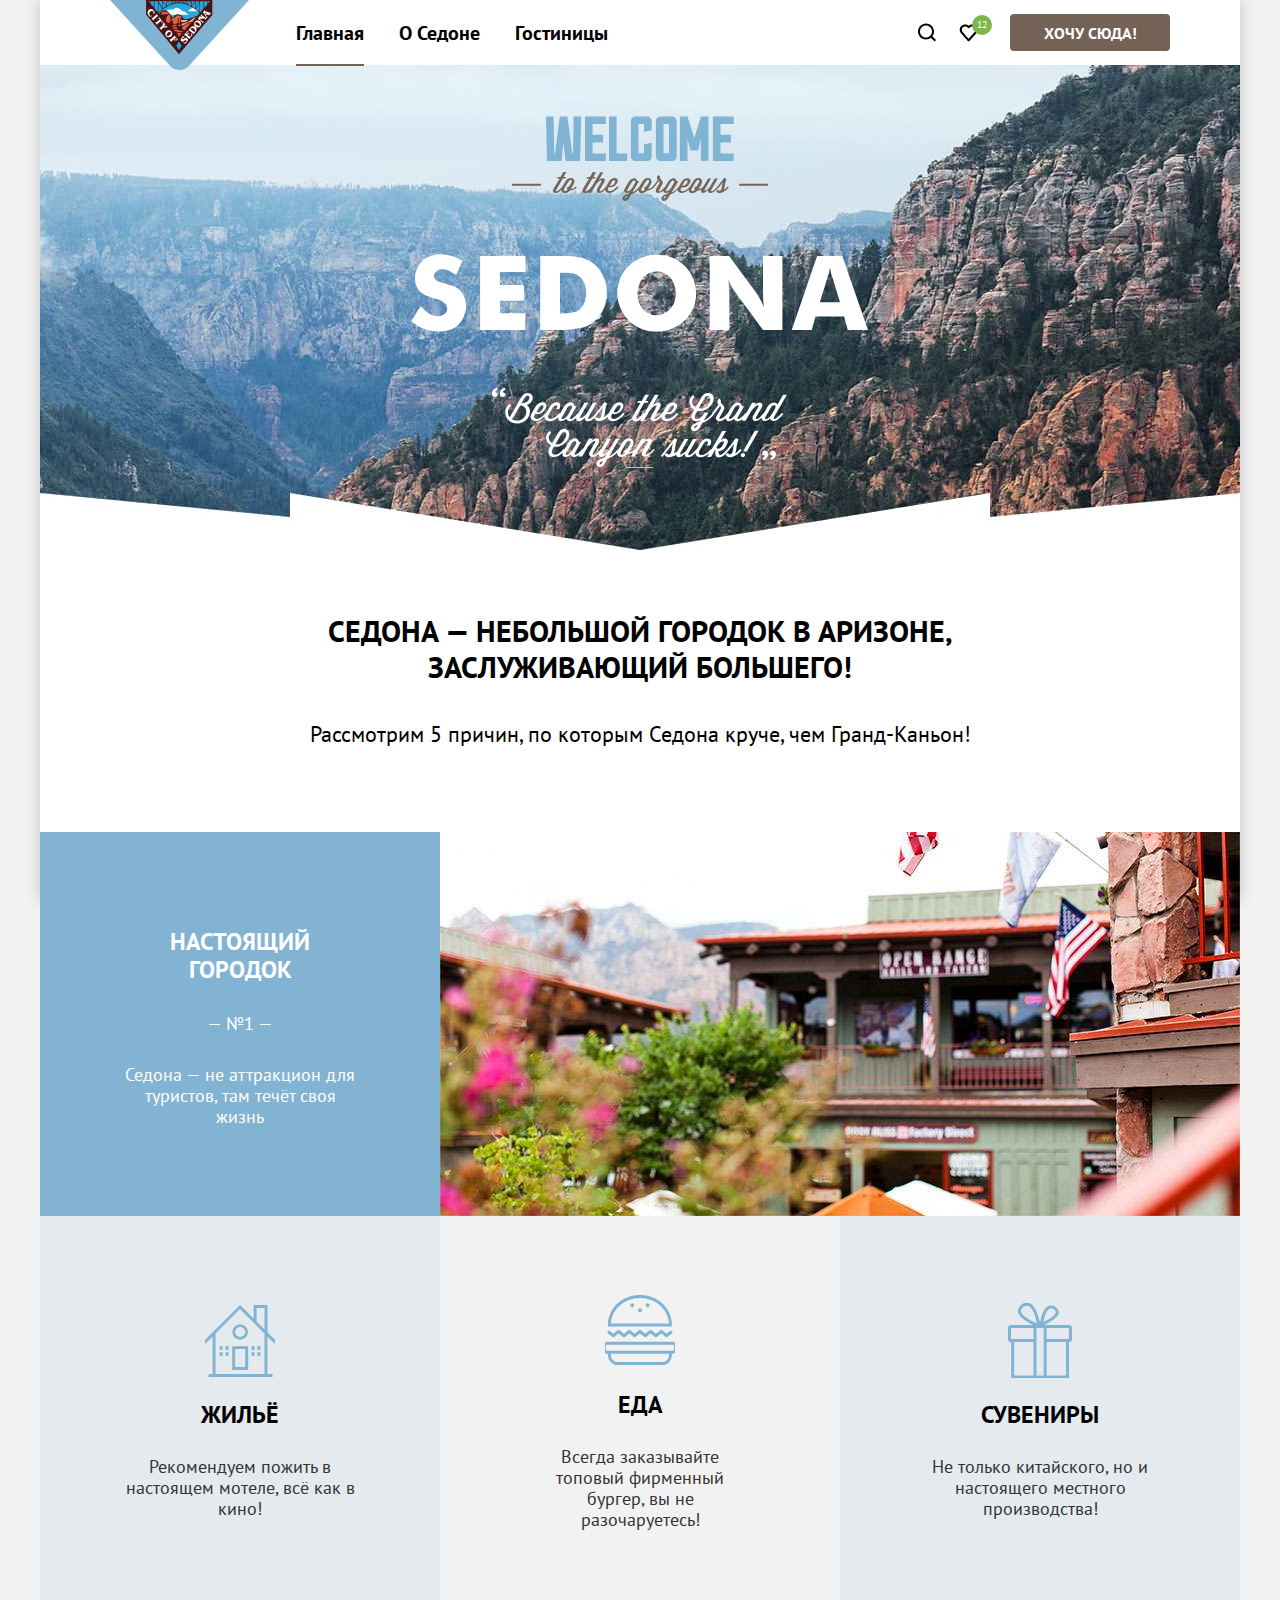
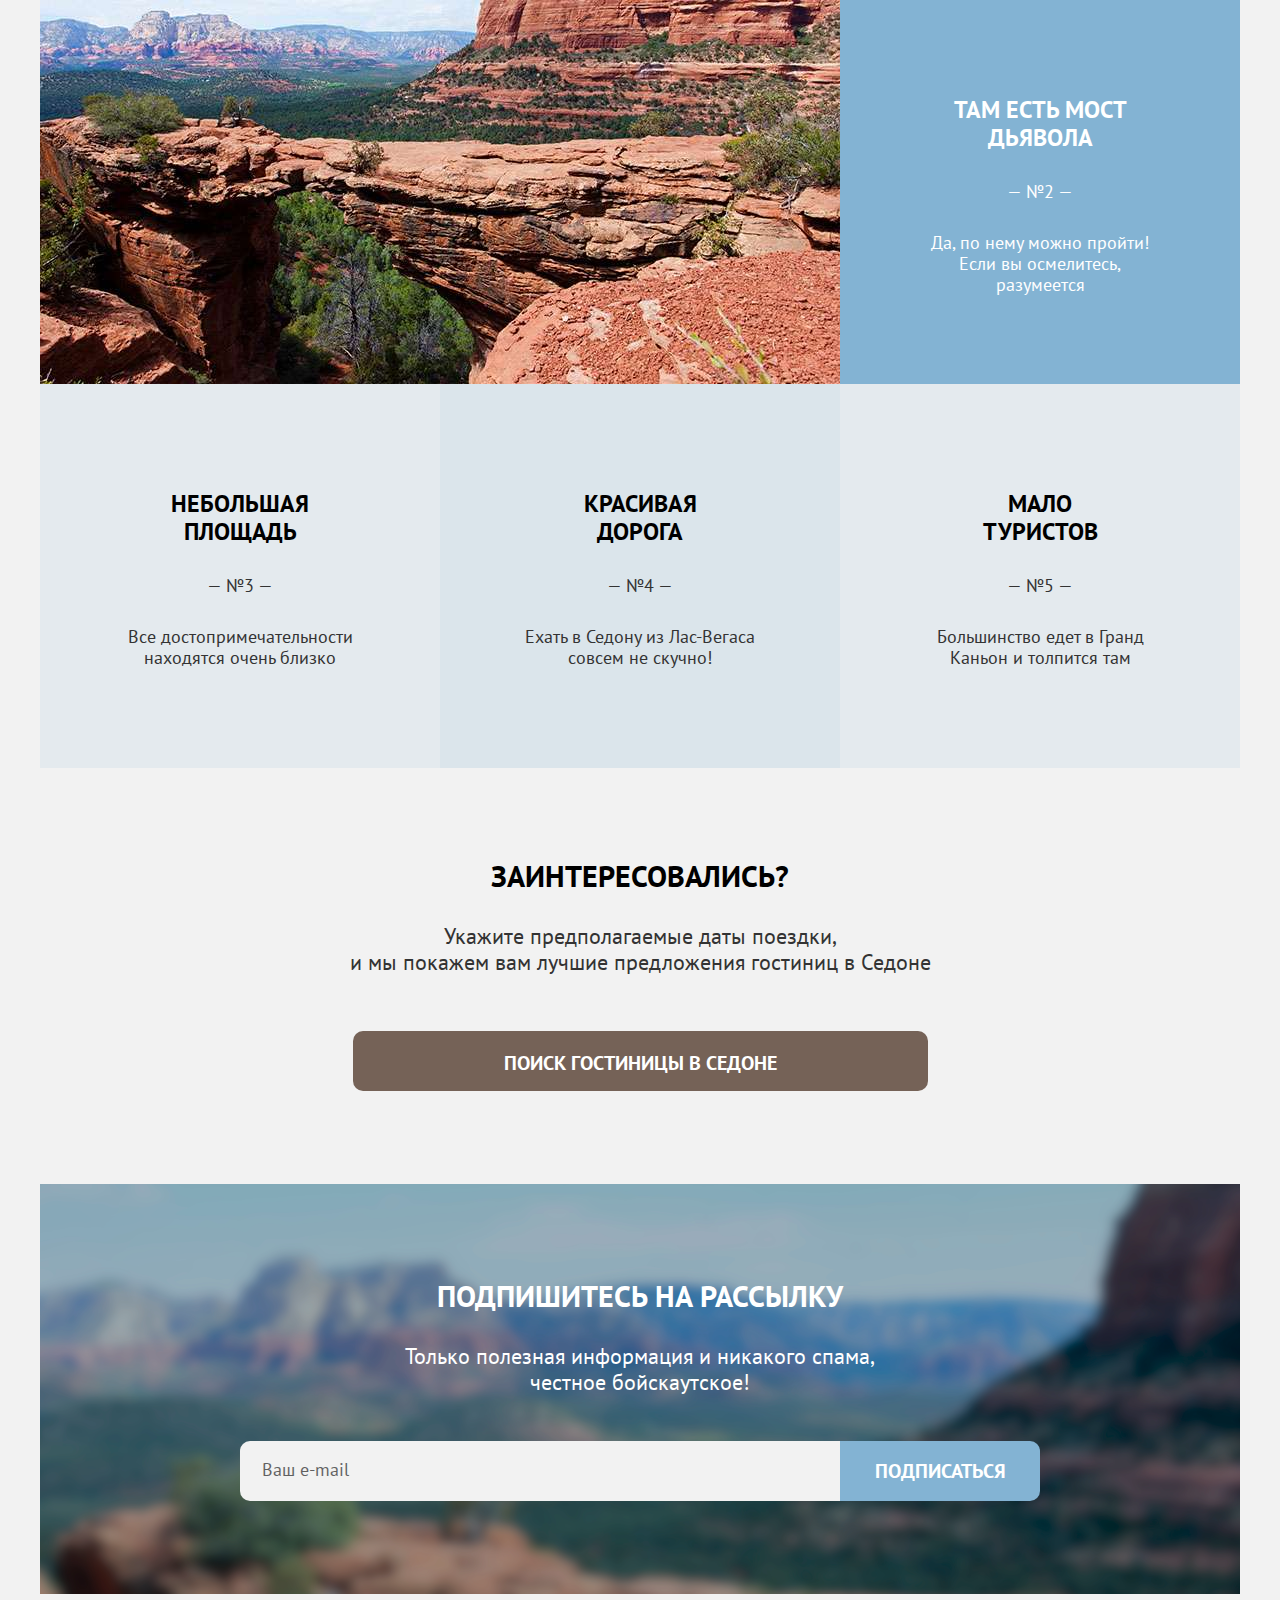
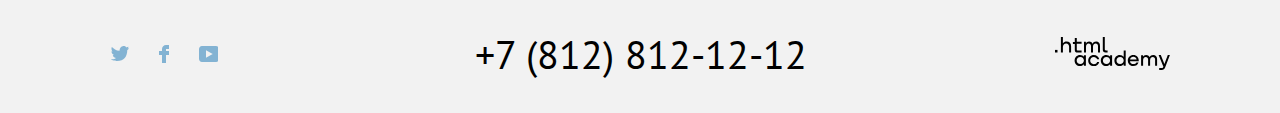
<file: 4/index.html>
<!DOCTYPE html>
<html lang="ru">
  <head>
    <meta charset="utf-8">
    <title>HTML Academy: Седона</title>
    <link rel="stylesheet" href="css/style.css">
    <base href="https://htmlacademy-htmlcss.github.io/1988545-sedona-33/4/">
</head>
  <body>
    <div class="page-wrapper">
      <header class="header">
        <div class="container">
          <div class="header__inner">
            <div class="header__menu-inner">
              <h1 class="visually-hidden">Официальный сайт города Седона</h1>
              <a class="header__logo" href="#">
                <img src="images/logo.svg" alt="logo" width="139px" height="70px">
              </a>
              <nav class="header__menu">
                <ul class="header__menu-list">
                  <li class="header__menu-list-item">
                    <a class="header__menu-list-link active--page" href="#">Главная</a>
                  </li>
                  <li class="header__menu-list-item">
                    <a class="header__menu-list-link" href="#">О Седоне</a>
                  </li>
                  <li class="header__menu-list-item">
                    <a class="header__menu-list-link" href="catalog.html">Гостиницы</a></li>
                </ul>
              </nav>
            </div>
            <div class="header__btns-inner">
              <a class="header__btns-search" href="#">
                <h3 class="visually-hidden">Кнопка поиск.</h3>
                <svg class="header__search-btn" fill="#000" width="20" height="20">
                  <path d="M19.0257 17.05L15.3152 13.35C16.318 12.05 17.02 10.35 17.02 8.44995C17.02 4.04995 13.4098 0.449951 8.99732 0.449951C4.58483 0.449951 0.974609 4.14995 0.974609 8.54995C0.974609 12.95 4.58483 16.55 8.99732 16.55C10.8024 16.55 12.5072 15.95 13.9112 14.85L17.6217 18.55L19.0257 17.05ZM8.99732 14.55C5.68795 14.55 2.98029 11.85 2.98029 8.54995C2.98029 5.24995 5.68795 2.54995 8.99732 2.54995C12.3067 2.54995 15.0143 5.24995 15.0143 8.54995C15.0143 11.85 12.3067 14.55 8.99732 14.55Z"/>
                </svg>                
              </a>
              <a class="header__btns-favorite">
                <h3 class="visually-hidden">Кнопка корзина.</h3>
                <svg class="header__favorite-btn" fill="#000" width="20" height="20">
                  <path d="M9.58207 17.4114C9.28207 17.4114 8.98207 17.3114 8.78207 17.0114C3.38207 10.9114 2.08207 9.51142 1.78207 9.11142C1.08207 8.21142 0.682068 7.01142 0.682068 5.81142C0.682068 2.81142 3.08207 0.411423 6.18207 0.411423C7.48207 0.411423 8.68207 0.911423 9.68207 1.71142C10.6821 0.911423 11.9821 0.411423 13.1821 0.411423C16.1821 0.411423 18.6821 2.81142 18.6821 5.81142C18.6821 7.11142 18.1821 8.31142 17.3821 9.21142L10.3821 17.1114C10.1821 17.3114 9.98207 17.4114 9.58207 17.4114ZM3.58207 7.91142C3.88207 8.31142 7.08207 11.9114 9.68207 14.8114L15.8821 7.81142C16.3821 7.31142 16.5821 6.61142 16.5821 5.81142C16.5821 4.01142 15.0821 2.51142 13.2821 2.51142C12.2821 2.51142 11.2821 3.01142 10.5821 3.81142C10.2821 4.11142 9.98207 4.21142 9.68207 4.21142C9.38207 4.21142 9.08207 4.01142 8.88207 3.81142C8.18207 3.01142 7.18207 2.51142 6.18207 2.51142C4.38207 2.51142 2.88207 4.01142 2.88207 5.81142C2.78207 6.71142 3.18207 7.41142 3.58207 7.91142C3.48207 7.91142 3.48207 7.91142 3.58207 7.91142Z"/>
                </svg>                
                <span class="header__btns-favorite-curcle">12</span>
              </a>
              <button class="header__btn">Хочу сюда!</button>
            </div>
          </div>
        </div>
      </header>
      <main class="main-page">
        <section class="welcome">
          <img class="welcome__img" src="images/welcome-page.svg" alt="welcome-img" width="458px" height="352px">
        </section>
        <section class="reasons">
          <h3 class="title">
            Седона — небольшой городок в Аризоне, заслуживающий большего!
          </h3>
          <p class="reasons__subtitle">
            Рассмотрим 5 причин, по которым Седона круче, чем Гранд-Каньон!
          </p>
          <ul class="reasons__inner">
            <li class="reasons__item reasons__item--deep-blue">
              <div class="reasons__item-wrapper">
                <h3 class="reasons__item-title reasons__item--deep-blue">
                  Настоящий городок
                </h3>
                <span class="reasons__item-number">— №1 —</span>
                <p class="reasons__item-subtitle">
                  Седона — не аттракцион для туристов, там течёт своя жизнь
                </p>
              </div>
            </li>
            <li class="reasons__item">
              <img class="reasons__item-img" src="images/content/photo-1.jpg" alt="open-range" width="800px" height="384px">
            </li>
            <li class="reasons__item reasons__item--light-blue">
              <div class="reasons__item-wrapper">
                <h3 class="reasons__item-title reasons__item--house">
                  Жильё
                </h3>
                <p class="reasons__item-subtitle">
                  Рекомендуем пожить в настоящем мотеле, всё как в кино!
                </p>
              </div>
            </li>
            <li class="reasons__item">
              <div class="reasons__item-wrapper">
                <h3 class="reasons__item-title reasons__item--food">
                  Еда
                </h3>
                <p class="reasons__item-subtitle">
                  Всегда заказывайте топовый фирменный бургер, вы не разочаруетесь!
                </p>
              </div>
            </li>
            <li class="reasons__item reasons__item--light-blue">
              <div class="reasons__item-wrapper">
                <h3 class="reasons__item-title reasons__item--gift">
                  Сувениры
                </h3>
                <p class="reasons__item-subtitle">
                  Не только китайского, но и настоящего местного производства!
                </p>
              </div>
            </li>
            <li class="reasons__item">
              <img class="reasons__item-img" src="images/content/photo-2.jpg" alt="canyon" width="800px" height="384px">
            </li>
            <li class="reasons__item reasons__item--deep-blue">
              <div class="reasons__item-wrapper">
                <h3 class="reasons__item-title reasons__item--deep-blue">
                  Там есть мост дьявола
                </h3>
                <span class="reasons__item-number">— №2 —</span>
                <p class="reasons__item-subtitle">
                  Да, по нему можно пройти! Если вы осмелитесь, разумеется
                </p>
              </div>
            </li>
            <li class="reasons__item reasons__item--light-blue">
              <div class="reasons__item-wrapper">
                <h3 class="reasons__item-title">
                  Небольшая <br>
                  площадь
                </h3>
                <span class="reasons__item-number">— №3 —</span>
                <p class="reasons__item-subtitle">
                  Все достопримечательности находятся очень близко
                </p>
              </div>
            </li>
            <li class="reasons__item reasons__item--middle-blue">
              <div class="reasons__item-wrapper">
                <h3 class="reasons__item-title">
                  Красивая <br> 
                  дорога
                </h3>
                <span class="reasons__item-number">— №4 —</span>
                <p class="reasons__item-subtitle">
                  Ехать в Седону из Лас-Вегаса совсем не скучно!
                </p>
              </div>
            </li>
            <li class="reasons__item reasons__item--light-blue">
              <div class="reasons__item-wrapper">
                <h3 class="reasons__item-title">
                  Мало <br> 
                  туристов
                </h3>
                <span class="reasons__item-number">— №5 —</span>
                <p class="reasons__item-subtitle">
                  Большинство едет в Гранд Каньон и толпится там
                </p>
              </div>
            </li>
          </ul>
        </section>
        <section class="search">
          <h3 class="title">
            Заинтересовались?
          </h3>
          <p class="subtitle">
            Укажите предполагаемые даты поездки, <br> и мы покажем вам лучшие предложения гостиниц в Седоне
          </p>
          <a class="search__button" href="#">
            ПОИСК ГОСТИНИЦЫ В СЕДОНЕ
          </a>
        </section>
        <section class="subscription">
          <h3 class="title">
            Подпишитесь на рассылку
          </h3>
          <p class="subtitle">
            Только полезная информация и никакого спама, честное бойскаутское!
          </p>
          <form class="subscription__form" action="#">
            <input class="subscription__form-input"  type="text" placeholder="Ваш e-mail">
            <button class="subscription__form-button" type="submit">Подписаться</button>
          </form>
        </section>
      </main>
      <footer class="footer">
        <div class="container">
          <div class="footer__inner">
            <ul class="footer__social">
              <li class="footer__social-li">
                <h3 class="visually-hidden">Ссылка на Twetter.</h3>
                <a class="footer__social-item" href="https://twitter.com/htmlacademy_ru">
                  <svg class="footer__social-twetter" width="18" height="15" fill="#83B3D3">
                    <g clip-path="url(#clip0_18711_1512)">
                      <path d="M11.6 0.200056C13.4 -0.299944 14.8 0.500056 15.4 1.40006C16.1 1.20006 16.8 0.900056 17.5 0.700056C17.5 1.60006 16.9 2.20006 16.6 2.50006C17.3 2.60006 18 1.90006 18 1.90006C17.8 2.90006 16.9 3.70006 16.3 3.90006C16.1 10.7001 13 15.1001 5.7 15.0001C5.1 15.0001 5.8 15.0001 5.2 15.0001C4.8 15.0001 0.8 14.5001 0 13.1001C2.4 13.3001 4.1 12.7001 5 11.9001C4 11.6001 2.1 11.5001 1.8 9.00006C2.2 9.10006 2.4 9.20006 3.1 9.10006C1.8 8.30006 0.4 7.50006 0.5 5.30006C0.8 5.60006 1.6 5.80006 1.9 5.80006C1.1 5.60006 -0.2 2.50006 0.9 0.900056C2.8 2.80006 4.9 4.50006 8.5 4.70006C8.7 2.30006 9.7 0.800056 11.6 0.200056Z"/>
                    </g>
                    <defs><clipPath id="clip0_18711_1512"><rect width="18" height="15" fill="white"/></clipPath></defs>
                  </svg>
                </a>
              </li>
              <li class="footer__social-li">
                <h3 class="visually-hidden">Ссылка на Facebook.</h3>
                <a class="footer__social-item" href="https://www.facebook.com/htmlacademy">
                  <svg class="footer__social-facebook" width="10" height="18" fill="#83B3D3">
                    <path d="M7 0C4.8 0 3 1.8 3 4V6H0V10H3V18H7V10H10V6H7V4H10V0H7Z"/>
                  </svg>                  
                </a>
              </li>
              <li class="footer__social-li">
                <h3 class="visually-hidden">Ссылка на Youtube.</h3>
                <a class="footer__social-item" href="https://www.youtube.com/c/HTMLAcademyRUS">
                  <svg class="footer__social-youtube" width="20" height="16" fill="#83B3D3">
                    <g clip-path="url(#clip0_18711_1528)">
                      <path d="M17 0H2.9C1.2 0 0 1.5 0 3.2V12.7C0 14.5 1.2 16 2.9 16H17.2C18.7 16 20.1 14.5 20.1 12.8V3.2C19.9 1.5 18.7 0 17 0ZM7 11.8V4.2L13.7 8L7 11.8Z"/>
                    </g>
                    <defs><clipPath id="clip0_18711_1528"><rect width="20" height="16" fill="white"/></clipPath></defs>
                  </svg>                  
                </a>
              </li>
            </ul>
            <address class="footer__telephone">
              <h3 class="visually-hidden">Телефон для связи.</h3>
              <a class="footer__telephone-link" href="tel:+78128121212">+7 (812) 812-12-12</a>
            </address>
            <a class="footer__academy" href="https://htmlacademy.ru/">
              <h3 class="visually-hidden">Официальный сайт HTML Academy.</h3>
              <svg class="footer__academy-logo" width="115" height="34" fill="#000">
                  <path d="M0 12.8999V15.4999H2.5V12.8999H0Z"/>
                  <path d="M11.5999 4.5C9.9999 4.5 8.7999 5.2 7.9999 6.2H7.8999V0H5.8999V15.5H7.8999V10.2C7.8999 8.1 9.1999 6.6 11.1999 6.6C12.9999 6.6 14.0999 8 14.0999 9.8V15.5H16.0999V9.4C16.1999 6.4 14.2999 4.5 11.5999 4.5Z"/>
                  <path d="M26.5999 4.8001H21.7999V1.1001H19.7999V4.9001H17.8999V6.9001H19.7999V12.9001C19.7999 14.6001 20.7999 15.6001 22.4999 15.6001H26.5999V13.6001H22.8999C22.1999 13.6001 21.7999 13.2001 21.7999 12.5001V6.8001H26.5999V4.8001Z"/>
                  <path d="M41.1 4.6001C39.5 4.6001 38.2 5.4001 37.6 6.7001H37.5C36.9 5.5001 35.7 4.6001 34.1 4.6001C32.7 4.6001 31.6 5.4001 31 6.4001H30.9V4.8001H29V15.4001H31V10.0001C31 8.0001 32 6.5001 33.6 6.5001C35.1 6.5001 36 7.5001 36 9.1001V15.4001H38V9.8001C38 7.4001 39.4 6.5001 40.6 6.5001C42.1 6.5001 43 7.5001 43 9.1001V15.4001H45V8.9001C45.1 6.4001 43.6 4.6001 41.1 4.6001Z"/>
                  <path d="M47.8 12.7C47.8 14.4 48.8 15.4 50.6 15.4H52.6V13.4H50.9001C50.2001 13.4 49.8 13 49.8 12.3V0H47.8V12.7Z"/>
                  <path d="M28.9001 19.6999C28.0001 18.5999 26.7001 17.8999 25.0001 17.8999C21.9001 17.8999 19.6001 20.1999 19.6001 23.4999C19.6001 26.7999 21.9001 29.0999 25.0001 29.0999C26.8001 29.0999 28.0001 28.2999 28.8001 27.1999H28.9001V28.7999H30.9001V18.1999H28.9001V19.6999ZM25.3001 27.0999C23.1001 27.0999 21.7001 25.4999 21.7001 23.4999C21.7001 21.4999 23.1001 19.8999 25.3001 19.8999C27.5001 19.8999 28.9001 21.4999 28.9001 23.4999C28.9001 25.3999 27.5001 27.0999 25.3001 27.0999Z"/>
                  <path d="M44.2 21.9999C43.7 19.5999 41.5999 17.8999 38.7999 17.8999C35.3999 17.8999 33.2 20.3999 33.2 23.4999C33.2 26.5999 35.3999 29.0999 38.7999 29.0999C41.5999 29.0999 43.7 27.2999 44.2 24.8999H42.0999C41.6999 26.1999 40.3999 27.1999 38.7999 27.1999C36.5999 27.1999 35.2 25.5999 35.2 23.5999C35.2 21.5999 36.5999 19.9999 38.7999 19.9999C40.3999 19.9999 41.5999 20.9999 42.0999 22.1999H44.2V21.9999Z"/>
                  <path d="M55.1 19.6999C54.2 18.5999 52.9001 17.8999 51.2001 17.8999C48.1001 17.8999 45.8 20.1999 45.8 23.4999C45.8 26.7999 48.1001 29.0999 51.2001 29.0999C53.0001 29.0999 54.2 28.2999 55 27.1999H55.1V28.7999H57.1V18.1999H55.1V19.6999ZM51.5 27.0999C49.3 27.0999 47.9001 25.4999 47.9001 23.4999C47.9001 21.4999 49.3 19.8999 51.5 19.8999C53.7 19.8999 55.1 21.4999 55.1 23.4999C55.1 25.3999 53.6 27.0999 51.5 27.0999Z"/>
                  <path d="M68.6999 19.7999C67.7999 18.6999 66.4999 17.8999 64.7999 17.8999C61.6999 17.8999 59.3999 20.1999 59.3999 23.4999C59.3999 26.7999 61.5999 29.0999 64.7999 29.0999C66.4999 29.0999 67.7999 28.2999 68.5999 27.2999H68.6999V28.7999H70.6999V13.3999H68.6999V19.7999ZM65.0999 27.0999C62.8999 27.0999 61.4999 25.4999 61.4999 23.4999C61.4999 21.4999 62.8999 19.8999 65.0999 19.8999C67.2999 19.8999 68.6999 21.4999 68.6999 23.4999C68.5999 25.4999 67.1999 27.0999 65.0999 27.0999Z"/>
                  <path d="M78.3 17.8999C75 17.8999 72.8 20.3999 72.8 23.4999C72.8 26.4999 74.9 29.0999 78.3 29.0999C80.8 29.0999 82.8 27.7999 83.5 25.4999H81.4C80.9 26.4999 79.8 27.0999 78.4 27.0999C76.5 27.0999 75.1 25.7999 75 24.1999H83.8C84 20.5999 81.8 17.8999 78.3 17.8999ZM78.3 19.7999C80 19.7999 81.3 20.7999 81.6 22.3999H75.1C75.4 20.8999 76.6 19.7999 78.3 19.7999Z"/>
                  <path d="M98.2001 17.8999C96.6001 17.8999 95.3001 18.6999 94.6001 19.8999H94.5001C93.9001 18.6999 92.7001 17.8999 91.1001 17.8999C89.7001 17.8999 88.6001 18.5999 88.0001 19.6999V18.1999H86.1001V28.7999H88.1001V23.3999C88.1001 21.3999 89.1001 19.9999 90.7001 19.8999C92.2001 19.8999 93.1001 20.8999 93.1001 22.4999V28.7999H95.1001V23.1999C95.1001 20.7999 96.5001 19.8999 97.7001 19.8999C99.2001 19.8999 100.1 20.8999 100.1 22.4999V28.7999H102.1V22.2999C102.2 19.6999 100.7 17.8999 98.2001 17.8999Z"/>
                  <path d="M109.4 27.0001L105.8 18.1001H103.6L108.4 29.7001C108.1 30.6001 107.7 30.9001 106.7 30.9001H104.2V32.9001H106.7C108.5 32.9001 109.5 32.1001 110.2 30.3001L114.9 18.1001H112.8L109.4 27.0001Z"/>
              </svg>              
            </a>
          </div>
        </div>
      </footer>
    </div>
    <div class="modal">
      <div class="modal__inner">
        <h3 class="modal__title">
          Поиск гостиницы в Седоне
        </h3>
        <button class="modal__close-button">
          <svg width="13" height="13" viewBox="0 0 13 13" fill="none" xmlns="http://www.w3.org/2000/svg">
            <path d="M13 1.2L11.8 0L6.5 5.3L1.2 0L0 1.2L5.3 6.5L0 11.8L1.2 13L6.5 7.7L11.8 13L13 11.8L7.7 6.5L13 1.2Z" fill="black"/>
          </svg>
        </button>
        <div class="modal__content">
          <div class="modal__item">
            <label class="modal__item-title" for="in-date">Дата заезда:</label>
            <input class="modal__item-date" type="date" id="in-date" value="2020-04-27" min="2020-04-27" title="Мы не можем отправить вас в прошлое.">
            <p class="modal__item-date-subtitle modal__item--warning">Мы не можем отправить вас в прошлое.</p>
          </div>
          <div class="modal__item">
            <label class="modal__item-title" for="out-date">Дата выезда:</label>
            <input class="modal__item-date" type="date" id="out-date" value="2020-09-01" min="2020-04-27">
            <p class="modal__item-date-subtitle">На эти даты есть свободные номера. Пока есть.</p>
          </div>
          <div class="modal__family">
            <div class="modal__adult-item">
              <label class="modal__family-title">Взрослые:</label>
              <input class="modal__family-number" type="number" value="2">
            </div>
            <div class="modal__children-item">
              <label class="modal__family-title">Дети:</label>
              <p class="modal__family-info">
                i
              </p>
              <input class="modal__family-number" type="number" value="1">
            </div>
          </div>
          <button class="modal__button">Найти</button>
        </div>
      </div>
    </div>
    <script src="js/main.js"></script>
  </body>
</html>
</file>
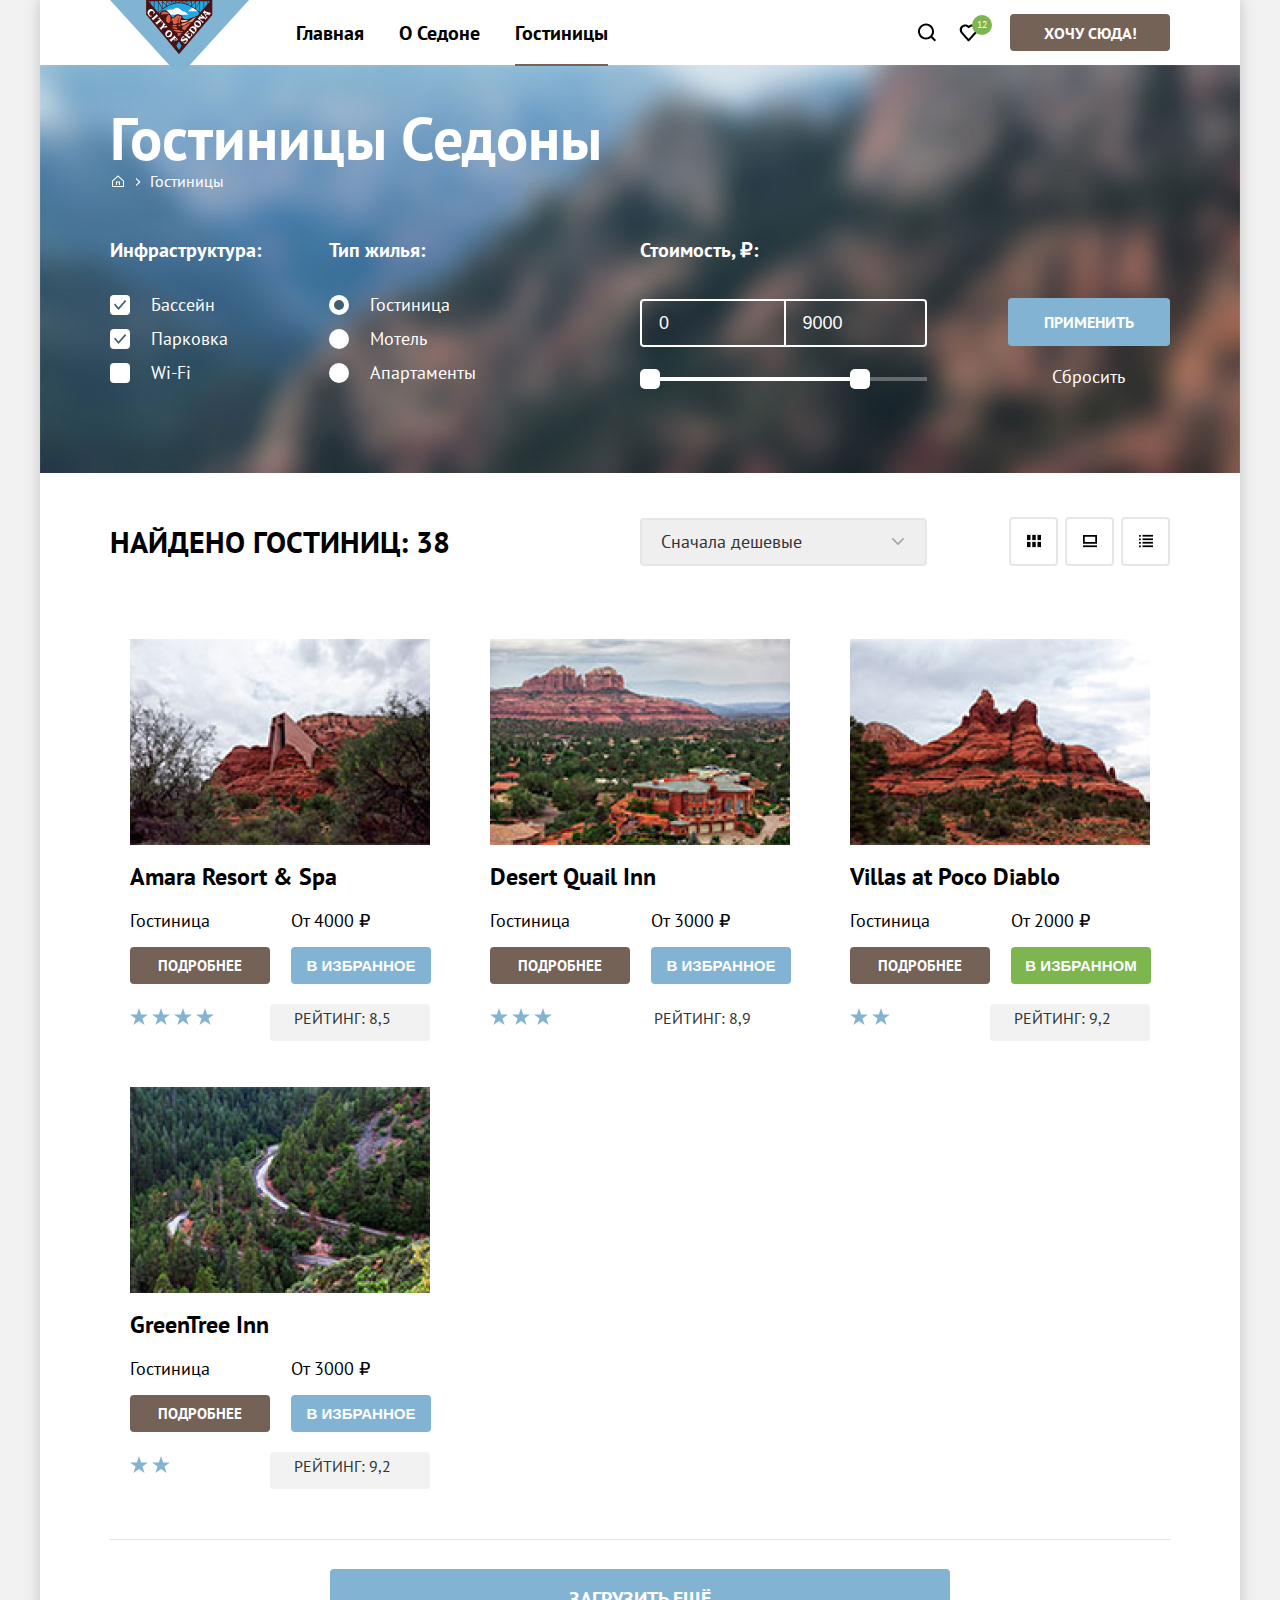
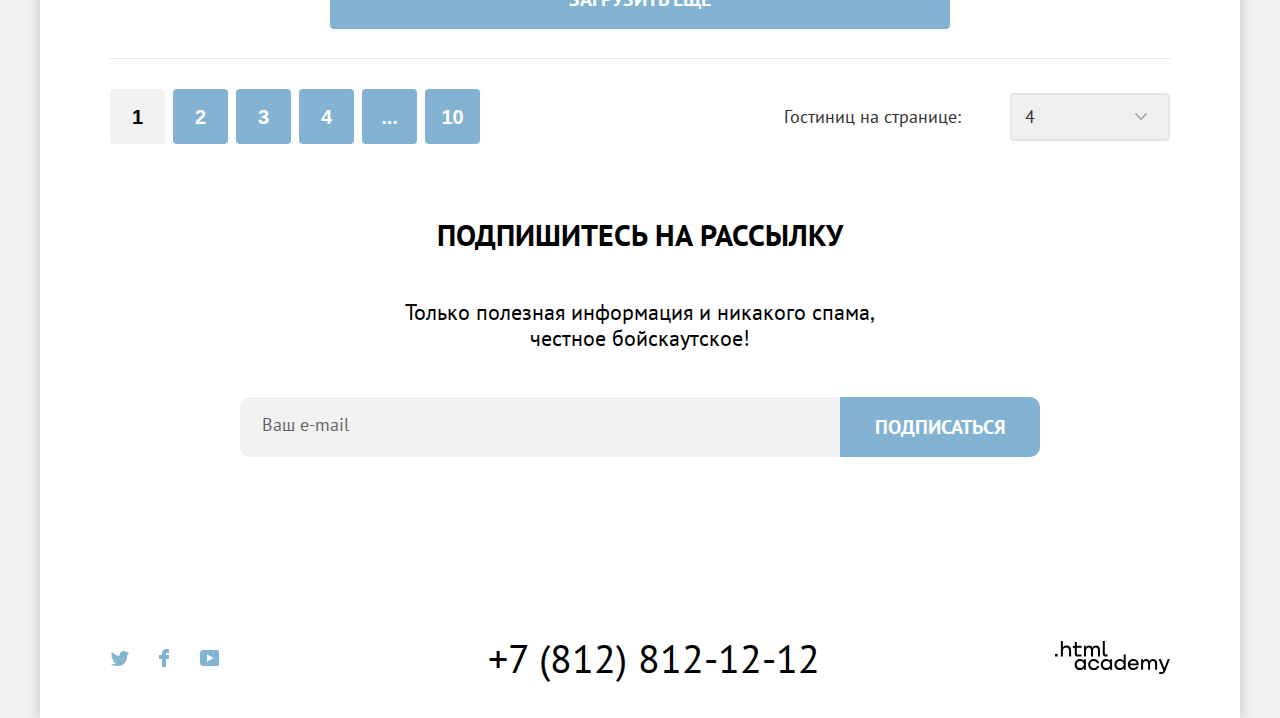
<file: catalog.html>
<!DOCTYPE html>
<html lang="ru">
  <head>
    <meta charset="utf-8">
    <title>HTML Academy: Седона</title>
    <link rel="stylesheet" href="css/style.css">
    <link rel="icon" href="favicon.ico">
  </head>
  <body>
    <div class="page-wrapper">
      <header class="header">
        <div class="container container--wrapper">
          <div class="header__inner">
            <div class="header__menu-inner">
              <h1 class="visually-hidden">Официальный сайт города Седона</h1>
              <a class="header__logo" href="#">
                <img src="images/logo.svg" alt="logo" width="139" height="70">
              </a>
              <nav class="header__menu">
                <ul class="header__menu-list">
                  <li class="header__menu-list-item">
                    <a class="header__menu-list-link" href="index.html">Главная</a>
                  </li>
                  <li class="header__menu-list-item">
                    <a class="header__menu-list-link" href="#">О Седоне</a>
                  </li>
                  <li class="header__menu-list-item">
                    <a class="header__menu-list-link active--page" href="#">Гостиницы</a></li>
                </ul>
              </nav>
            </div>
            <div class="header__btns-inner">
              <a class="header__btns-search" href="#">
                <h3 class="visually-hidden">Кнопка поиск.</h3>
                <svg class="header__search-btn" fill="#000" width="20" height="20">
                  <path d="M19.0257 17.05L15.3152 13.35C16.318 12.05 17.02 10.35 17.02 8.44995C17.02 4.04995 13.4098 0.449951 8.99732 0.449951C4.58483 0.449951 0.974609 4.14995 0.974609 8.54995C0.974609 12.95 4.58483 16.55 8.99732 16.55C10.8024 16.55 12.5072 15.95 13.9112 14.85L17.6217 18.55L19.0257 17.05ZM8.99732 14.55C5.68795 14.55 2.98029 11.85 2.98029 8.54995C2.98029 5.24995 5.68795 2.54995 8.99732 2.54995C12.3067 2.54995 15.0143 5.24995 15.0143 8.54995C15.0143 11.85 12.3067 14.55 8.99732 14.55Z"/>
                </svg>                
              </a>
              <a class="header__btns-favorite" tabindex="0">
                <h3 class="visually-hidden">Кнопка корзина.</h3>
                <svg class="header__favorite-btn" fill="#000" width="20" height="20">
                  <path d="M9.58207 17.4114C9.28207 17.4114 8.98207 17.3114 8.78207 17.0114C3.38207 10.9114 2.08207 9.51142 1.78207 9.11142C1.08207 8.21142 0.682068 7.01142 0.682068 5.81142C0.682068 2.81142 3.08207 0.411423 6.18207 0.411423C7.48207 0.411423 8.68207 0.911423 9.68207 1.71142C10.6821 0.911423 11.9821 0.411423 13.1821 0.411423C16.1821 0.411423 18.6821 2.81142 18.6821 5.81142C18.6821 7.11142 18.1821 8.31142 17.3821 9.21142L10.3821 17.1114C10.1821 17.3114 9.98207 17.4114 9.58207 17.4114ZM3.58207 7.91142C3.88207 8.31142 7.08207 11.9114 9.68207 14.8114L15.8821 7.81142C16.3821 7.31142 16.5821 6.61142 16.5821 5.81142C16.5821 4.01142 15.0821 2.51142 13.2821 2.51142C12.2821 2.51142 11.2821 3.01142 10.5821 3.81142C10.2821 4.11142 9.98207 4.21142 9.68207 4.21142C9.38207 4.21142 9.08207 4.01142 8.88207 3.81142C8.18207 3.01142 7.18207 2.51142 6.18207 2.51142C4.38207 2.51142 2.88207 4.01142 2.88207 5.81142C2.78207 6.71142 3.18207 7.41142 3.58207 7.91142C3.48207 7.91142 3.48207 7.91142 3.58207 7.91142Z"/>
                </svg>                
                <span class="header__btns-favorite-curcle">12</span>
              </a>
              <button class="header__btn">Хочу сюда!</button>
            </div>
          </div>
        </div>
      </header>
      <main class="main-page">
        <section class="catalog-top">
          <div class="container">
            <h2 class="catalog-bar__title">
              Гостиницы Седоны
            </h2>
            <ul class="breadcrumbs">
              <li class="breadcrumbs__item">
                <a class="breadcrumbs__link" href="#">
                  <svg class="breadcrumbs__link-svg" width="12" height="12" viewBox="0 0 12 12" fill="#fff" xmlns="http://www.w3.org/2000/svg">
                    <path d="M6 0.300049L0 5.80005V12H12V5.80005L6 0.300049ZM11 11H1V6.20005L6 1.70005L11 6.20005V11Z"/>
                    <path d="M4 10H5V7.5H7V10H8V6.5H4V10Z"/>
                  </svg>                  
                </a>
              </li>
              <li class="breadcrumbs__item">
                <a class="breadcrumbs__link" href="#">
                  Гостиницы
                </a>
              </li>
            </ul>
            <form class="catalog-top__form" action="form.php">
              <div class="catalog-top__form-inner-check">
                <fieldset class="catalog-top__form-infra">
                  <legend class="catalog-top__form-infra-title">Инфраструктура:</legend>
                  <ul class="catalog-top__form-infra-list">
                    <li class="catalog-top__form-infra-item">
                      <label class="catalog-top__form-infra-word">
                        <input class="visually-hidden catalog-top__form-infra-checkbox" type="checkbox" name="swimming-pool" checked>
                        <span class="catalog-top__form-infra-mark"></span>
                        <span class="catalog-top__form-infra-label">Бассейн</span>
                      </label>
                    </li>
                    <li class="catalog-top__form-infra-item">
                      <label class="catalog-top__form-infra-word">
                        <input class="visually-hidden catalog-top__form-infra-checkbox" type="checkbox" name="parking" checked>
                        <span class="catalog-top__form-infra-mark"></span>
                        <span class="catalog-top__form-infra-label">Парковка</span>
                      </label>
                    </li>
                    <li class="catalog-top__form-infra-item">
                      <label class="catalog-top__form-infra-word">
                        <input class="visually-hidden catalog-top__form-infra-checkbox" type="checkbox" name="wi-fi">
                        <span class="catalog-top__form-infra-mark"></span>
                        <span class="catalog-top__form-infra-label">Wi-Fi</span>
                      </label>
                    </li>
                  </ul>
                </fieldset>
                <fieldset class="catalog-top__form-house">
                  <legend class="catalog-top__form-house-title">Тип жилья:</legend>
                  <ul class="catalog-top__form-house-list">
                    <li class="catalog-top__form-house-item">
                      <label class="catalog-top__form-house-word">
                        <input class="visually-hidden catalog-top__form-house-radio" type="radio" name="house-type" value="hotel" checked>
                        <span class="catalog-top__form-house-mark"></span>
                        <span class="catalog-top__form-house-label">Гостиница</span>
                      </label>
                    </li>
                    <li class="catalog-top__form-house-item">
                      <label class="catalog-top__form-house-word">
                        <input class="visually-hidden catalog-top__form-house-radio" type="radio" name="house-type" value="motel">
                        <span class="catalog-top__form-house-mark"></span>
                        <span class="catalog-top__form-house-label">Мотель</span>
                      </label>
                    </li>
                    <li class="catalog-top__form-house-item">
                      <label class="catalog-top__form-house-word">
                        <input class="visually-hidden catalog-top__form-house-radio" type="radio" name="house-type" value="apartaments">
                        <span class="catalog-top__form-house-mark"></span>
                        <span class="catalog-top__form-house-label">Апартаменты</span>
                      </label>
                    </li>
                  </ul>
                </fieldset>
              </div>
              <div class="catalog-top__form-inner-pricebtn">
                <fieldset class="catalog-top__form-price">
                  <legend class="catalog-top__form-price-title">Стоимость, ₽:</legend>
                  <p class="catalog-top__form-price-inner">
                    <input class="catalog-top__form-price-min" type="number" value="0">
                    <input class="catalog-top__form-price-max" type="number" value="9000">
                  </p>
                  <div class="catalog-top__form-price-range">
                    <div class="catalog-top__form-price-range-inner">
                      <button class="catalog-top__form-price-range-min">
                        <span class="visually-hidden">Изменить минимальную цену.</span>
                      </button>
                      <button class="catalog-top__form-price-range-max">
                        <span class="visually-hidden">Изменить максимальную цену.</span>
                      </button>
                    </div>
                  </div>
                </fieldset>
                <p class="ctalog-top__form-buttons">
                  <a class="header__btn catalog-top__form-apply-btn catalog-top__form-apply-link" href="#">Применить</a>
                  <button class="header__btn catalog-top__form-reset-btn">
                    Сбросить
                  </button>
                </p>
              </div>
            </form>
          </div>
        </section>
        <section class="catalog">
          <div class="container">
            <div class="catalog__hat">
              <h3 class="catalog__hat-header">
                Найдено гостиниц: <span class="catalog__hat-header-number">38</span>
              </h3>
              <div class="catalog__hat-menu">
                <select class="catalog__hat-select-inner catalog--select" size="1">
                  <option class="catalog__hat-select-item" value="№">Сначала дешевые</option>
                  <option class="catalog__hat-select-item" value="№">Сначала дорогие</option>
                  <option class="catalog__hat-select-item" value="№">По рейтингу</option>
                </select>
                <div class="catalog__hat-menu-buttons">
                  <button class="catalog__hat-menu-item">
                    <svg class="catalog__hat-menu-svg" width="14" height="14" viewBox="0 0 16 14" fill="none" xmlns="http://www.w3.org/2000/svg">
                      <path d="M4 0H0V6H4V0Z" fill="black"/>
                      <path d="M16 0H12V6H16V0Z" fill="black"/>
                      <path d="M10 0H6V6H10V0Z" fill="black"/>
                      <path d="M4 8H0V14H4V8Z" fill="black"/>
                      <path d="M16 8H12V14H16V8Z" fill="black"/>
                      <path d="M10 8H6V14H10V8Z" fill="black"/>
                    </svg>                      
                  </button>
                  <button class="catalog__hat-menu-item">
                    <svg class="catalog__hat-menu-svg" width="14" height="14" viewBox="0 0 16 14" fill="none" xmlns="http://www.w3.org/2000/svg">
                      <path d="M16 12H0V14H16V12Z" fill="black"/>
                      <path d="M14 2V8H2V2H14ZM16 0H0V10H16V0Z" fill="black"/>
                    </svg>                      
                  </button>
                  <button class="catalog__hat-menu-item">
                    <svg class="catalog__hat-menu-svg" width="14" height="14" viewBox="0 0 16 14" fill="none" xmlns="http://www.w3.org/2000/svg">
                      <path d="M2 0H0V2H2V0Z" fill="black"/>
                      <path d="M16 0H4V2H16V0Z" fill="black"/>
                      <path d="M2 4H0V6H2V4Z" fill="black"/>
                      <path d="M16 4H4V6H16V4Z" fill="black"/>
                      <path d="M2 8H0V10H2V8Z" fill="black"/>
                      <path d="M16 8H4V10H16V8Z" fill="black"/>
                      <path d="M2 12H0V14H2V12Z" fill="black"/>
                      <path d="M16 12H4V14H16V12Z" fill="black"/>
                    </svg>                      
                  </button>
                </div>
              </div>
            </div>
            <div class="catalog-content">
              <div class="catalog-content__card">
                <a class="catalog-content__card-link" href="#">
                  <img class="catalog-content__card-imagie" width="300" height="206" src="images/content/amara-resort.jpg" alt="amara-resort">
                </a>
                <h4 class="catalog-content__card-title">Amara Resort & Spa</h4>
                <div class="catalog-content__card-inner">
                  <p class="catalog-content__card-type">Гостиница</p>
                  <p class="catalog-content__card-price">От 4000 ₽</p>
                  <a class="catalog-content__card-btn catalog-content__card-link" href="#">Подробнее</a>
                  <button class="catalog-content__card-favorite">В избранное</button>
                </div>
                <div class="catalog-content__card-footer">
                  <div class="catalog-content__card-stars">
                    <svg width="18" height="17" viewBox="0 0 18 17" fill="none" xmlns="http://www.w3.org/2000/svg">
                      <path d="M9 0L11.1 6.5H18L12.4 10.5L14.6 17L9 13L3.4 17L5.6 10.5L0 6.5H6.9L9 0Z" fill="#83B3D3"/>
                    </svg> 
                    <svg width="18" height="17" viewBox="0 0 18 17" fill="none" xmlns="http://www.w3.org/2000/svg">
                      <path d="M9 0L11.1 6.5H18L12.4 10.5L14.6 17L9 13L3.4 17L5.6 10.5L0 6.5H6.9L9 0Z" fill="#83B3D3"/>
                    </svg>                     
                    <svg width="18" height="17" viewBox="0 0 18 17" fill="none" xmlns="http://www.w3.org/2000/svg">
                      <path d="M9 0L11.1 6.5H18L12.4 10.5L14.6 17L9 13L3.4 17L5.6 10.5L0 6.5H6.9L9 0Z" fill="#83B3D3"/>
                    </svg>
                    <svg width="18" height="17" viewBox="0 0 18 17" fill="none" xmlns="http://www.w3.org/2000/svg">
                      <path d="M9 0L11.1 6.5H18L12.4 10.5L14.6 17L9 13L3.4 17L5.6 10.5L0 6.5H6.9L9 0Z" fill="#83B3D3"/>
                    </svg>
                  </div>
                  <a class="catalog-content__card-raiting catalog-content__card-raiting-link" href="#">Рейтинг: <span class="catalog-content__card-raiting-number">8,5</span></a>
                </div>
              </div>
              <div class="catalog-content__card">
                <a class="catalog-content__card-link" href="#">
                  <img class="catalog-content__card-imagie" width="300" height="206" src="images/content/desert-quail-ill.jpg" alt="desert-quail-ill">
                </a>
                <h4 class="catalog-content__card-title">Desert Quail Inn</h4>
                <div class="catalog-content__card-inner">
                  <p class="catalog-content__card-type">Гостиница</p>
                  <p class="catalog-content__card-price">От 3000 ₽</p>
                  <a class="catalog-content__card-btn catalog-content__card-link" href="">Подробнее</a>
                  <button class="catalog-content__card-favorite">В избранное</button>
                </div>
                <div class="catalog-content__card-footer">
                  <div class="catalog-content__card-stars">
                    <svg width="18" height="17" viewBox="0 0 18 17" fill="none" xmlns="http://www.w3.org/2000/svg">
                      <path d="M9 0L11.1 6.5H18L12.4 10.5L14.6 17L9 13L3.4 17L5.6 10.5L0 6.5H6.9L9 0Z" fill="#83B3D3"/>
                    </svg> 
                    <svg width="18" height="17" viewBox="0 0 18 17" fill="none" xmlns="http://www.w3.org/2000/svg">
                      <path d="M9 0L11.1 6.5H18L12.4 10.5L14.6 17L9 13L3.4 17L5.6 10.5L0 6.5H6.9L9 0Z" fill="#83B3D3"/>
                    </svg>                     
                    <svg width="18" height="17" viewBox="0 0 18 17" fill="none" xmlns="http://www.w3.org/2000/svg">
                      <path d="M9 0L11.1 6.5H18L12.4 10.5L14.6 17L9 13L3.4 17L5.6 10.5L0 6.5H6.9L9 0Z" fill="#83B3D3"/>
                    </svg>
                  </div>
                  <a class="catalog-content__card-raiting-link" href="#">Рейтинг: <span class="catalog-content__card-raiting-number">8,9</span></a>
                </div>
              </div>
              <div class="catalog-content__card">
                <a class="catalog-content__card-link" href="#">
                  <img class="catalog-content__card-imagie" width="300" height="206" src="images/content/villas-at-poco-diablo.jpg" alt="villas-at-poco-diablo">
                </a>
                  <h4 class="catalog-content__card-title">Villas at Poco Diablo</h4>
                <div class="catalog-content__card-inner">
                  <p class="catalog-content__card-type">Гостиница</p>
                  <p class="catalog-content__card-price">От 2000 ₽</p>
                  <a class="catalog-content__card-btn catalog-content__card-link" href="">Подробнее</a>
                  <button class="catalog-content__card-favorite catalog-content__favorite--active">В избранном</button>
                </div>
                <div class="catalog-content__card-footer">
                  <div class="catalog-content__card-stars">
                    <svg width="18" height="17" viewBox="0 0 18 17" fill="none" xmlns="http://www.w3.org/2000/svg">
                      <path d="M9 0L11.1 6.5H18L12.4 10.5L14.6 17L9 13L3.4 17L5.6 10.5L0 6.5H6.9L9 0Z" fill="#83B3D3"/>
                    </svg> 
                    <svg width="18" height="17" viewBox="0 0 18 17" fill="none" xmlns="http://www.w3.org/2000/svg">
                      <path d="M9 0L11.1 6.5H18L12.4 10.5L14.6 17L9 13L3.4 17L5.6 10.5L0 6.5H6.9L9 0Z" fill="#83B3D3"/>
                    </svg>
                  </div>
                  <a class="catalog-content__card-raiting catalog-content__card-raiting-link" href="#">Рейтинг: <span class="catalog-content__card-raiting-number">9,2</span></a>
                </div>
              </div>
              <div class="catalog-content__card">
                <a class="catalog-content__card-link" href="#">
                  <img class="catalog-content__card-imagie" width="300" height="206" src="images/content/greentree-inn.jpg" alt="amara-resort">
                </a>
                <h4 class="catalog-content__card-title">GreenTree Inn</h4>
                <div class="catalog-content__card-inner">
                  <p class="catalog-content__card-type">Гостиница</p>
                  <p class="catalog-content__card-price">От 3000 ₽</p>
                  <a class="catalog-content__card-btn catalog-content__card-link" href="">Подробнее</a>
                  <button class="catalog-content__card-favorite">В избранное</button>
                </div>
                <div class="catalog-content__card-footer">
                  <div class="catalog-content__card-stars">                     
                    <svg width="18" height="17" viewBox="0 0 18 17" fill="none" xmlns="http://www.w3.org/2000/svg">
                      <path d="M9 0L11.1 6.5H18L12.4 10.5L14.6 17L9 13L3.4 17L5.6 10.5L0 6.5H6.9L9 0Z" fill="#83B3D3"/>
                    </svg>
                    <svg width="18" height="17" viewBox="0 0 18 17" fill="none" xmlns="http://www.w3.org/2000/svg">
                      <path d="M9 0L11.1 6.5H18L12.4 10.5L14.6 17L9 13L3.4 17L5.6 10.5L0 6.5H6.9L9 0Z" fill="#83B3D3"/>
                    </svg>
                  </div>
                  <a class="catalog-content__card-raiting catalog-content__card-raiting-link" href="#">Рейтинг: <span class="catalog-content__card-raiting-number">9,2</span></a>
                </div>
              </div>
            </div>
            <div class="catalog__download">
              <button class="catalog__download-button">Загрузить ещё</button>
            </div>
            <div class="catalog__pagination">
              <ul class="catalog__pagination-list">
                <li class="catalog__pagination-list-item">
                  <button class="catalog__pagination-number catalog__pagination--active">1</button>
                </li>
                <li class="catalog__pagination-list-item">
                  <button class="catalog__pagination-number">2</button>
                </li>
                <li class="catalog__pagination-list-item">
                  <button class="catalog__pagination-number">3</button>
                </li>
                <li class="catalog__pagination-list-item">
                  <button class="catalog__pagination-number">4</button>
                </li>
                <li class="catalog__pagination-list-item">
                  <button class="catalog__pagination-number">...</button>
                </li>
                <li class="catalog__pagination-list-item">
                  <button class="catalog__pagination-number">10</button>
                </li>
              </ul>
              <div class="catalog__pagination-nowmuch">
                <label class="catalog__pagination-nowmuch-title" for="nowmuch">
                  Гостиниц на странице:
                </label>
                <select class="catalog__pagination-nowmuch-list catalog--select" id="nowmuch">
                  <option class="catalog__pagination-nowmuch-item" value="1">1</option>
                  <option class="catalog__pagination-nowmuch-item" value="2">2</option>
                  <option class="catalog__pagination-nowmuch-item" value="3">3</option>
                  <option class="catalog__pagination-nowmuch-item" value="4" selected>4</option>
                </select>
              </div>
            </div>
          </div>
        </section>
        <section class="subscription subscription--catalog">
          <h2 class="title subscription--catalog">
              Подпишитесь на рассылку
          </h2>
          <p class="subtitle subscription--catalog">
              Только полезная информация и никакого спама, честное бойскаутское!
          </p>
          <form class="subscription__form" action="#">
            <input class="subscription__form-input"  type="text" placeholder="Ваш e-mail">
            <button class="subscription__form-button" type="submit">Подписаться</button>
          </form>
        </section>
      </main>
      <footer class="footer">
        <div class="container">
          <div class="footer__inner">
            <ul class="footer__social">
              <li class="footer__social-li">
                <h3 class="visually-hidden">Ссылка на твитер.</h3>
                <a class="footer__social-item" href="https://twitter.com/htmlacademy_ru">
                  <svg class="footer__social-twetter" width="18" height="15" fill="#83B3D3">
                    <g clip-path="url(#clip0_18711_1512)">
                      <path d="M11.6 0.200056C13.4 -0.299944 14.8 0.500056 15.4 1.40006C16.1 1.20006 16.8 0.900056 17.5 0.700056C17.5 1.60006 16.9 2.20006 16.6 2.50006C17.3 2.60006 18 1.90006 18 1.90006C17.8 2.90006 16.9 3.70006 16.3 3.90006C16.1 10.7001 13 15.1001 5.7 15.0001C5.1 15.0001 5.8 15.0001 5.2 15.0001C4.8 15.0001 0.8 14.5001 0 13.1001C2.4 13.3001 4.1 12.7001 5 11.9001C4 11.6001 2.1 11.5001 1.8 9.00006C2.2 9.10006 2.4 9.20006 3.1 9.10006C1.8 8.30006 0.4 7.50006 0.5 5.30006C0.8 5.60006 1.6 5.80006 1.9 5.80006C1.1 5.60006 -0.2 2.50006 0.9 0.900056C2.8 2.80006 4.9 4.50006 8.5 4.70006C8.7 2.30006 9.7 0.800056 11.6 0.200056Z"/>
                    </g>
                    <defs><clipPath id="clip0_18711_1512"><rect width="18" height="15" fill="white"/></clipPath></defs>
                  </svg>
                </a>
              </li>
              <li class="footer__social-li">
                <h3 class="visually-hidden">Ссылка на Facebook.</h3>
                <a class="footer__social-item" href="https://www.facebook.com/htmlacademy">
                  <svg class="footer__social-facebook" width="10" height="18" fill="#83B3D3">
                    <path d="M7 0C4.8 0 3 1.8 3 4V6H0V10H3V18H7V10H10V6H7V4H10V0H7Z"/>
                  </svg>                  
                </a>
              </li>
              <li class="footer__social-li">
                <h3 class="visually-hidden">Ссылка на Youtube.</h3>
                <a class="footer__social-item" href="https://www.youtube.com/c/HTMLAcademyRUS">
                  <svg class="footer__social-youtube" width="20" height="16" fill="#83B3D3">
                    <g clip-path="url(#clip0_18711_1528)">
                      <path d="M17 0H2.9C1.2 0 0 1.5 0 3.2V12.7C0 14.5 1.2 16 2.9 16H17.2C18.7 16 20.1 14.5 20.1 12.8V3.2C19.9 1.5 18.7 0 17 0ZM7 11.8V4.2L13.7 8L7 11.8Z"/>
                    </g>
                    <defs><clipPath id="clip0_18711_1528"><rect width="20" height="16" fill="white"/></clipPath></defs>
                  </svg>                  
                </a>
              </li>
            </ul>
            <address class="footer__telephone">
              <p class="visually-hidden">Телефон для связи.</p>
              <a class="footer__telephone-link" href="tel:+78128121212">+7 (812) 812-12-12</a>
            </address>
            <a class="footer__academy" href="https://htmlacademy.ru/">
              <h3 class="visually-hidden">Официальный сайт HTML Academy.</h3>
              <svg class="footer__academy-logo" width="115" height="34" fill="#000">
                  <path d="M0 12.8999V15.4999H2.5V12.8999H0Z"/>
                  <path d="M11.5999 4.5C9.9999 4.5 8.7999 5.2 7.9999 6.2H7.8999V0H5.8999V15.5H7.8999V10.2C7.8999 8.1 9.1999 6.6 11.1999 6.6C12.9999 6.6 14.0999 8 14.0999 9.8V15.5H16.0999V9.4C16.1999 6.4 14.2999 4.5 11.5999 4.5Z"/>
                  <path d="M26.5999 4.8001H21.7999V1.1001H19.7999V4.9001H17.8999V6.9001H19.7999V12.9001C19.7999 14.6001 20.7999 15.6001 22.4999 15.6001H26.5999V13.6001H22.8999C22.1999 13.6001 21.7999 13.2001 21.7999 12.5001V6.8001H26.5999V4.8001Z"/>
                  <path d="M41.1 4.6001C39.5 4.6001 38.2 5.4001 37.6 6.7001H37.5C36.9 5.5001 35.7 4.6001 34.1 4.6001C32.7 4.6001 31.6 5.4001 31 6.4001H30.9V4.8001H29V15.4001H31V10.0001C31 8.0001 32 6.5001 33.6 6.5001C35.1 6.5001 36 7.5001 36 9.1001V15.4001H38V9.8001C38 7.4001 39.4 6.5001 40.6 6.5001C42.1 6.5001 43 7.5001 43 9.1001V15.4001H45V8.9001C45.1 6.4001 43.6 4.6001 41.1 4.6001Z"/>
                  <path d="M47.8 12.7C47.8 14.4 48.8 15.4 50.6 15.4H52.6V13.4H50.9001C50.2001 13.4 49.8 13 49.8 12.3V0H47.8V12.7Z"/>
                  <path d="M28.9001 19.6999C28.0001 18.5999 26.7001 17.8999 25.0001 17.8999C21.9001 17.8999 19.6001 20.1999 19.6001 23.4999C19.6001 26.7999 21.9001 29.0999 25.0001 29.0999C26.8001 29.0999 28.0001 28.2999 28.8001 27.1999H28.9001V28.7999H30.9001V18.1999H28.9001V19.6999ZM25.3001 27.0999C23.1001 27.0999 21.7001 25.4999 21.7001 23.4999C21.7001 21.4999 23.1001 19.8999 25.3001 19.8999C27.5001 19.8999 28.9001 21.4999 28.9001 23.4999C28.9001 25.3999 27.5001 27.0999 25.3001 27.0999Z"/>
                  <path d="M44.2 21.9999C43.7 19.5999 41.5999 17.8999 38.7999 17.8999C35.3999 17.8999 33.2 20.3999 33.2 23.4999C33.2 26.5999 35.3999 29.0999 38.7999 29.0999C41.5999 29.0999 43.7 27.2999 44.2 24.8999H42.0999C41.6999 26.1999 40.3999 27.1999 38.7999 27.1999C36.5999 27.1999 35.2 25.5999 35.2 23.5999C35.2 21.5999 36.5999 19.9999 38.7999 19.9999C40.3999 19.9999 41.5999 20.9999 42.0999 22.1999H44.2V21.9999Z"/>
                  <path d="M55.1 19.6999C54.2 18.5999 52.9001 17.8999 51.2001 17.8999C48.1001 17.8999 45.8 20.1999 45.8 23.4999C45.8 26.7999 48.1001 29.0999 51.2001 29.0999C53.0001 29.0999 54.2 28.2999 55 27.1999H55.1V28.7999H57.1V18.1999H55.1V19.6999ZM51.5 27.0999C49.3 27.0999 47.9001 25.4999 47.9001 23.4999C47.9001 21.4999 49.3 19.8999 51.5 19.8999C53.7 19.8999 55.1 21.4999 55.1 23.4999C55.1 25.3999 53.6 27.0999 51.5 27.0999Z"/>
                  <path d="M68.6999 19.7999C67.7999 18.6999 66.4999 17.8999 64.7999 17.8999C61.6999 17.8999 59.3999 20.1999 59.3999 23.4999C59.3999 26.7999 61.5999 29.0999 64.7999 29.0999C66.4999 29.0999 67.7999 28.2999 68.5999 27.2999H68.6999V28.7999H70.6999V13.3999H68.6999V19.7999ZM65.0999 27.0999C62.8999 27.0999 61.4999 25.4999 61.4999 23.4999C61.4999 21.4999 62.8999 19.8999 65.0999 19.8999C67.2999 19.8999 68.6999 21.4999 68.6999 23.4999C68.5999 25.4999 67.1999 27.0999 65.0999 27.0999Z"/>
                  <path d="M78.3 17.8999C75 17.8999 72.8 20.3999 72.8 23.4999C72.8 26.4999 74.9 29.0999 78.3 29.0999C80.8 29.0999 82.8 27.7999 83.5 25.4999H81.4C80.9 26.4999 79.8 27.0999 78.4 27.0999C76.5 27.0999 75.1 25.7999 75 24.1999H83.8C84 20.5999 81.8 17.8999 78.3 17.8999ZM78.3 19.7999C80 19.7999 81.3 20.7999 81.6 22.3999H75.1C75.4 20.8999 76.6 19.7999 78.3 19.7999Z"/>
                  <path d="M98.2001 17.8999C96.6001 17.8999 95.3001 18.6999 94.6001 19.8999H94.5001C93.9001 18.6999 92.7001 17.8999 91.1001 17.8999C89.7001 17.8999 88.6001 18.5999 88.0001 19.6999V18.1999H86.1001V28.7999H88.1001V23.3999C88.1001 21.3999 89.1001 19.9999 90.7001 19.8999C92.2001 19.8999 93.1001 20.8999 93.1001 22.4999V28.7999H95.1001V23.1999C95.1001 20.7999 96.5001 19.8999 97.7001 19.8999C99.2001 19.8999 100.1 20.8999 100.1 22.4999V28.7999H102.1V22.2999C102.2 19.6999 100.7 17.8999 98.2001 17.8999Z"/>
                  <path d="M109.4 27.0001L105.8 18.1001H103.6L108.4 29.7001C108.1 30.6001 107.7 30.9001 106.7 30.9001H104.2V32.9001H106.7C108.5 32.9001 109.5 32.1001 110.2 30.3001L114.9 18.1001H112.8L109.4 27.0001Z"/>
              </svg>              
            </a>
          </div>
        </div>
      </footer>
    </div>
</body>
</file>
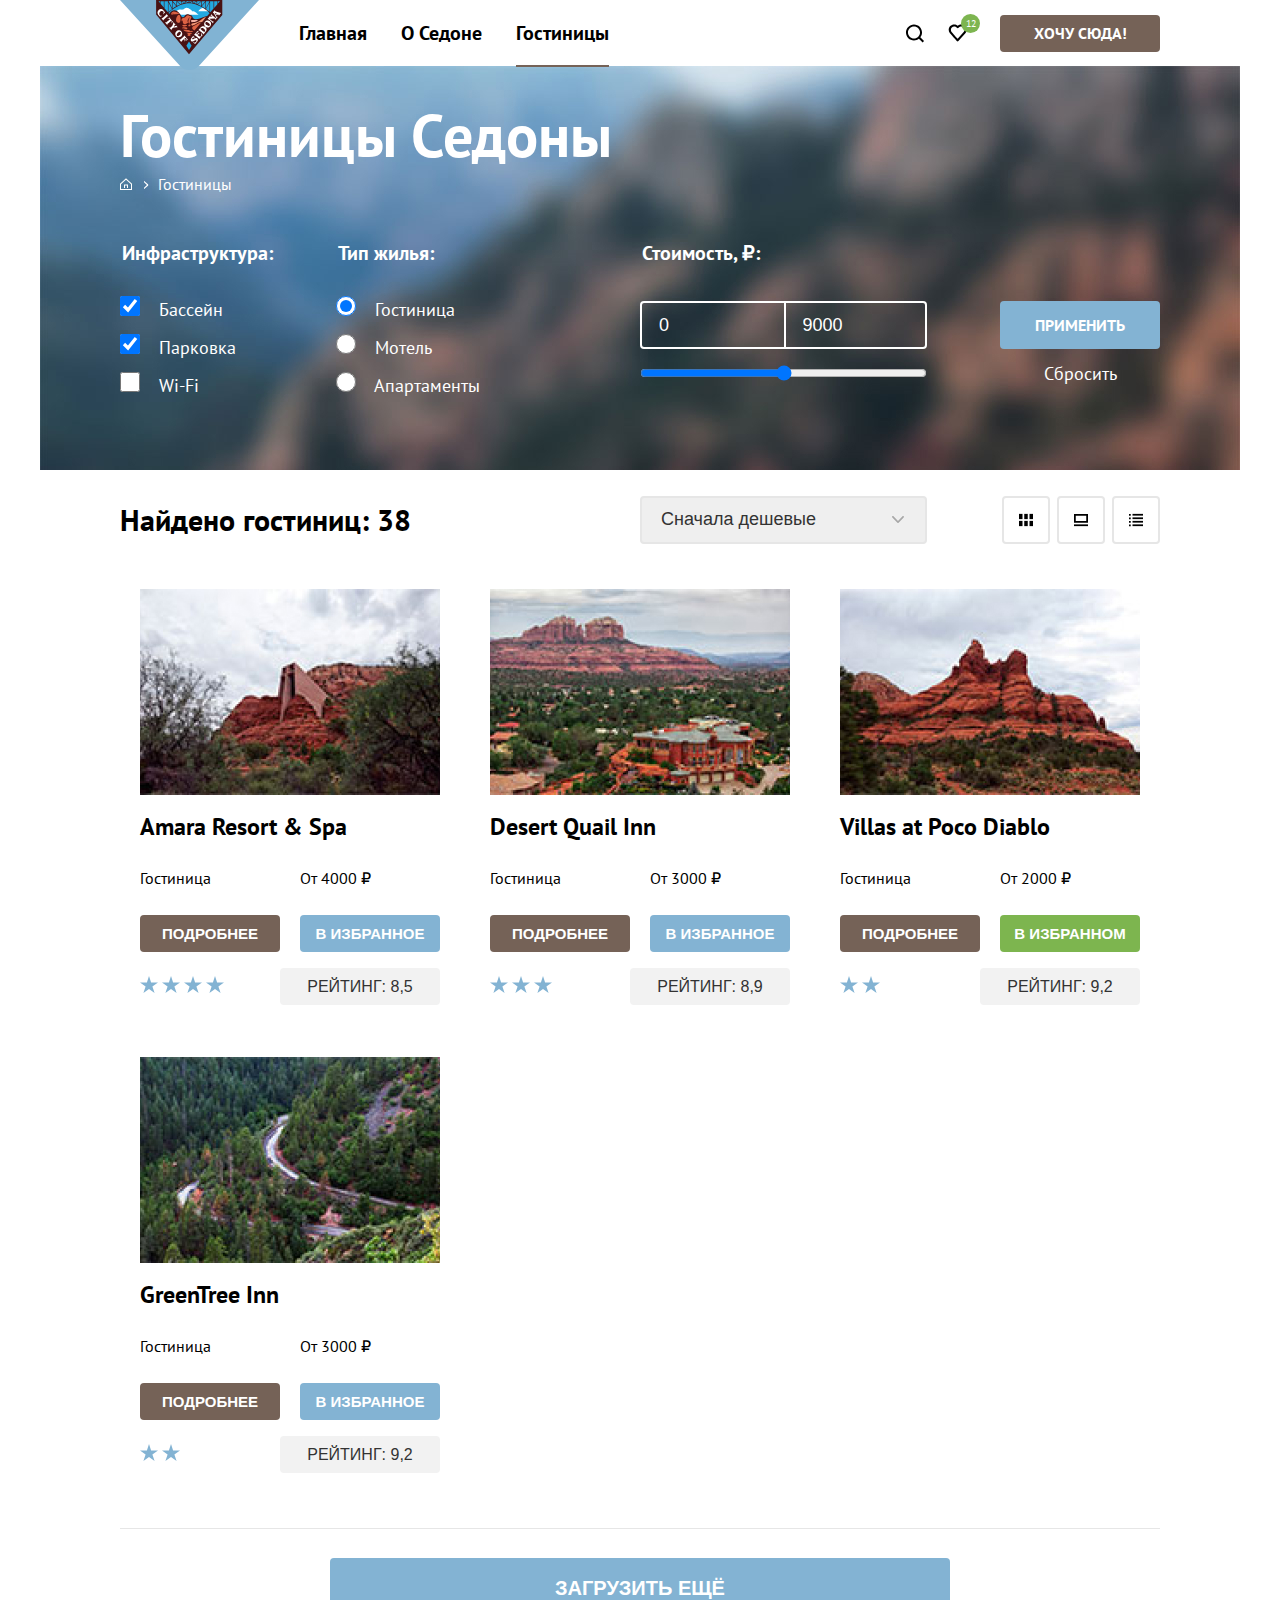
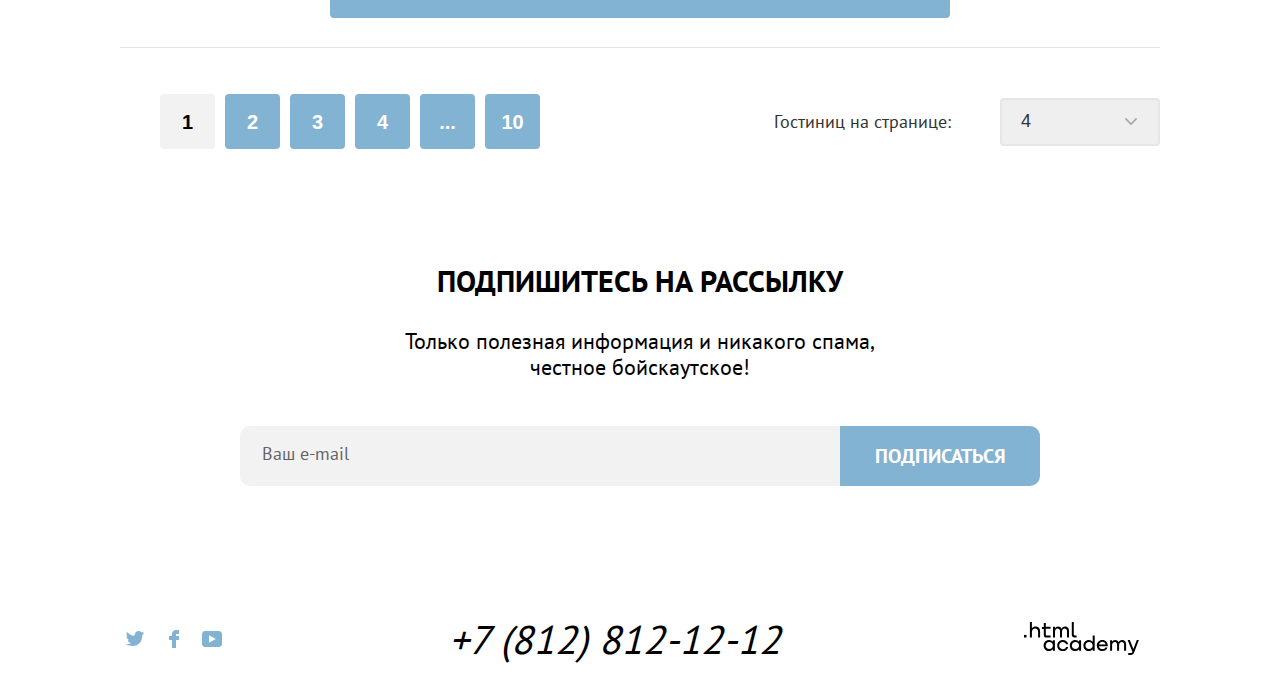
<file: 2/catalog.html>
<!DOCTYPE html>
<html lang="ru">
  <head>
    <meta charset="utf-8">
    <title>HTML Academy: Седона</title>
    <link rel="stylesheet" href="css/style.css">
    <base href="https://htmlacademy-htmlcss.github.io/1988545-sedona-33/2/">
</head>
  <body>
    <div class="page-wrapper">
      <header class="header">
        <div class="container container--wrapper">
          <div class="header__inner">
            <div class="header__menu-inner">
              <h1 class="visually-hidden">Официальный сайт города Седона</h1>
              <a class="header__logo" href="#">
                <img src="images/logo.svg" alt="logo" width="139px" height="70px">
              </a>
              <nav class="header__menu">
                <ul class="header__menu-list">
                  <li class="header__menu-list-item">
                    <a class="header__menu-list-link" href="index.html">Главная</a>
                  </li>
                  <li class="header__menu-list-item">
                    <a class="header__menu-list-link" href="#">О Седоне</a>
                  </li>
                  <li class="header__menu-list-item">
                    <a class="header__menu-list-link active--page" href="#">Гостиницы</a></li>
                </ul>
              </nav>
            </div>
            <div class="header__btns-inner">
              <a class="header__btns-search" href="#">
                <svg class="header__search-btn" fill="#000" width="20" height="20">
                  <path d="M19.0257 17.05L15.3152 13.35C16.318 12.05 17.02 10.35 17.02 8.44995C17.02 4.04995 13.4098 0.449951 8.99732 0.449951C4.58483 0.449951 0.974609 4.14995 0.974609 8.54995C0.974609 12.95 4.58483 16.55 8.99732 16.55C10.8024 16.55 12.5072 15.95 13.9112 14.85L17.6217 18.55L19.0257 17.05ZM8.99732 14.55C5.68795 14.55 2.98029 11.85 2.98029 8.54995C2.98029 5.24995 5.68795 2.54995 8.99732 2.54995C12.3067 2.54995 15.0143 5.24995 15.0143 8.54995C15.0143 11.85 12.3067 14.55 8.99732 14.55Z"/>
                </svg>                
              </a>
              <a class="header__btns-favorite">
                <svg class="header__favorite-btn" fill="#000" width="20" height="20">
                  <path d="M9.58207 17.4114C9.28207 17.4114 8.98207 17.3114 8.78207 17.0114C3.38207 10.9114 2.08207 9.51142 1.78207 9.11142C1.08207 8.21142 0.682068 7.01142 0.682068 5.81142C0.682068 2.81142 3.08207 0.411423 6.18207 0.411423C7.48207 0.411423 8.68207 0.911423 9.68207 1.71142C10.6821 0.911423 11.9821 0.411423 13.1821 0.411423C16.1821 0.411423 18.6821 2.81142 18.6821 5.81142C18.6821 7.11142 18.1821 8.31142 17.3821 9.21142L10.3821 17.1114C10.1821 17.3114 9.98207 17.4114 9.58207 17.4114ZM3.58207 7.91142C3.88207 8.31142 7.08207 11.9114 9.68207 14.8114L15.8821 7.81142C16.3821 7.31142 16.5821 6.61142 16.5821 5.81142C16.5821 4.01142 15.0821 2.51142 13.2821 2.51142C12.2821 2.51142 11.2821 3.01142 10.5821 3.81142C10.2821 4.11142 9.98207 4.21142 9.68207 4.21142C9.38207 4.21142 9.08207 4.01142 8.88207 3.81142C8.18207 3.01142 7.18207 2.51142 6.18207 2.51142C4.38207 2.51142 2.88207 4.01142 2.88207 5.81142C2.78207 6.71142 3.18207 7.41142 3.58207 7.91142C3.48207 7.91142 3.48207 7.91142 3.58207 7.91142Z"/>
                </svg>                
                <span class="header__btns-favorite-curcle">12</span>
              </a>
              <button class="header__btn">Хочу сюда!</button>
            </div>
          </div>
        </div>
      </header>
      <main class="main-page">
        <section class="catalog-top">
          <div class="container">
            <h2 class="catalog-bar__title">
              Гостиницы Седоны
            </h2>
            <ul class="breadcrumbs">
              <li class="breadcrumbs__item">
                <a class="breadcrumbs__link" href="#">
                  <svg class="breadcrumbs__link-svg" width="12" height="12" viewBox="0 0 12 12" fill="#fff" xmlns="http://www.w3.org/2000/svg">
                    <path d="M6 0.300049L0 5.80005V12H12V5.80005L6 0.300049ZM11 11H1V6.20005L6 1.70005L11 6.20005V11Z"/>
                    <path d="M4 10H5V7.5H7V10H8V6.5H4V10Z"/>
                  </svg>                  
                </a>
              </li>
              <li class="breadcrumbs__item">
                <a class="breadcrumbs__link" href="#">
                  Гостиницы
                </a>
              </li>
            </ul>
            <form class="catalog-top__form" action="">
              <div class="catalog-top__form-inner-check">
                <fieldset class="catalog-top__form-infra">
                  <legend class="catalog-top__form-infra-title">Инфраструктура:</legend>
                  <ul class="catalog-top__form-infra-list">
                    <li class="catalog-top__form-infra-item">
                      <label class="catalog-top__form-infra-word">
                        <input class="catalog-top__form-infra-checkbox" type="checkbox" name="swimming-pool" checked>
                        Бассейн
                      </label>
                    </li>
                    <li class="catalog-top__form-infra-item">
                      <label class="catalog-top__form-infra-word">
                        <input class="catalog-top__form-infra-checkbox" type="checkbox" name="parking" checked>
                        Парковка
                      </label>
                    </li>
                    <li class="catalog-top__form-infra-item">
                      <label class="catalog-top__form-infra-word">
                        <input class="catalog-top__form-infra-checkbox" type="checkbox" name="wi-fi">
                        Wi-Fi
                      </label>
                    </li>
                  </ul>
                </fieldset>
                <fieldset class="catalog-top__form-house">
                  <legend class="catalog-top__form-house-title">Тип жилья:</legend>
                  <ul class="catalog-top__form-house-list">
                    <li class="catalog-top__form-house-item">
                      <label class="catalog-top__form-house-word">
                        <input class="catalog-top__form-house-radio" type="radio" name="house-type" value="hotel" checked>
                        Гостиница
                      </label>
                    </li>
                    <li class="catalog-top__form-house-item">
                      <label class="catalog-top__form-house-word">
                        <input class="catalog-top__form-house-radio" type="radio" name="house-type" value="motel">
                        Мотель
                      </label>
                    </li>
                    <li class="catalog-top__form-house-item">
                      <label class="catalog-top__form-house-word">
                        <input class="catalog-top__form-house-radio" type="radio" name="house-type" value="apartaments">
                        Апартаменты
                      </label>
                    </li>
                  </ul>
                </fieldset>
              </div>
              <div class="catalog-top__form-inner-pricebtn">
                <fieldset class="catalog-top__form-price">
                  <legend class="catalog-top__form-price-title">Стоимость, ₽:</legend>
                  <p class="catalog-top__form-price-inner">
                    <input class="catalog-top__form-price-min" type="number" value="0">
                    <input class="catalog-top__form-price-max" type="number" value="9000">
                  </p>
                  <input class="catalog-top__form-price-range" type="range">
                </fieldset>
                <p class="ctalog-top__form-buttons">
                  <button class="header__btn catalog-top__form-apply-btn">
                    <a class="catalog-top__form-apply-link" href="#">Применить</a>
                  </button>
                  <button class="header__btn catalog-top__form-reset-btn">
                    Сбросить
                  </button>
                </p>
              </div>
            </form>
          </div>
        </section>
        <section class="catalog">
          <div class="container">
            <div class="catalog__hat">
              <h3 class="catalog__hat-header">
                Найдено гостиниц: <span class="catalog__hat-header-number">38</span>
              </h3>
              <div class="catalog__hat-menu">
                <select class="catalog__hat-select-inner catalog--select" size="1">
                  <option class="catalog__hat-select-item" value="№">Сначала дешевые</option>
                  <option class="catalog__hat-select-item" value="№">Сначала дорогие</option>
                  <option class="catalog__hat-select-item" value="№">По рейтингу</option>
                </select>
                <div class="catalog__hat-menu-buttons">
                  <button class="catalog__hat-menu-item">
                    <svg class="catalog__hat-menu-svg" width="14" height="14" viewBox="0 0 16 14" fill="none" xmlns="http://www.w3.org/2000/svg">
                      <path d="M4 0H0V6H4V0Z" fill="black"/>
                      <path d="M16 0H12V6H16V0Z" fill="black"/>
                      <path d="M10 0H6V6H10V0Z" fill="black"/>
                      <path d="M4 8H0V14H4V8Z" fill="black"/>
                      <path d="M16 8H12V14H16V8Z" fill="black"/>
                      <path d="M10 8H6V14H10V8Z" fill="black"/>
                    </svg>                      
                  </button>
                  <button class="catalog__hat-menu-item">
                    <svg class="catalog__hat-menu-svg" width="14" height="14" viewBox="0 0 16 14" fill="none" xmlns="http://www.w3.org/2000/svg">
                      <path d="M16 12H0V14H16V12Z" fill="black"/>
                      <path d="M14 2V8H2V2H14ZM16 0H0V10H16V0Z" fill="black"/>
                    </svg>                      
                  </button>
                  <button class="catalog__hat-menu-item">
                    <svg class="catalog__hat-menu-svg" width="14" height="14" viewBox="0 0 16 14" fill="none" xmlns="http://www.w3.org/2000/svg">
                      <path d="M2 0H0V2H2V0Z" fill="black"/>
                      <path d="M16 0H4V2H16V0Z" fill="black"/>
                      <path d="M2 4H0V6H2V4Z" fill="black"/>
                      <path d="M16 4H4V6H16V4Z" fill="black"/>
                      <path d="M2 8H0V10H2V8Z" fill="black"/>
                      <path d="M16 8H4V10H16V8Z" fill="black"/>
                      <path d="M2 12H0V14H2V12Z" fill="black"/>
                      <path d="M16 12H4V14H16V12Z" fill="black"/>
                    </svg>                      
                  </button>
                </div>
              </div>
            </div>
            <div class="catalog-content">
              <div class="catalog-content__card">
                <a class="catalog-content__card-link" href="#">
                  <img class="catalog-content__card-imagie" width="300px" height="206px" src="images/content/amara-resort.jpg" alt="amara-resort">
                </a>
                <h4 class="catalog-content__card-title">Amara Resort & Spa</h4>
                <div class="catalog-content__card-inner">
                  <p class="catalog-content__card-type">Гостиница</p>
                  <p class="catalog-content__card-price">От 4000 ₽</p>
                  <button  class="catalog-content__card-btn">
                    <a class="catalog-content__card-link" href="">Подробнее</a>
                  </button>
                  <button class="catalog-content__card-favorite">В избранное</button>
                </div>
                <div class="catalog-content__card-footer">
                  <div class="catalog-content__card-stars">
                    <svg width="18" height="17" viewBox="0 0 18 17" fill="none" xmlns="http://www.w3.org/2000/svg">
                      <path d="M9 0L11.1 6.5H18L12.4 10.5L14.6 17L9 13L3.4 17L5.6 10.5L0 6.5H6.9L9 0Z" fill="#83B3D3"/>
                    </svg> 
                    <svg width="18" height="17" viewBox="0 0 18 17" fill="none" xmlns="http://www.w3.org/2000/svg">
                      <path d="M9 0L11.1 6.5H18L12.4 10.5L14.6 17L9 13L3.4 17L5.6 10.5L0 6.5H6.9L9 0Z" fill="#83B3D3"/>
                    </svg>                     
                    <svg width="18" height="17" viewBox="0 0 18 17" fill="none" xmlns="http://www.w3.org/2000/svg">
                      <path d="M9 0L11.1 6.5H18L12.4 10.5L14.6 17L9 13L3.4 17L5.6 10.5L0 6.5H6.9L9 0Z" fill="#83B3D3"/>
                    </svg>
                    <svg width="18" height="17" viewBox="0 0 18 17" fill="none" xmlns="http://www.w3.org/2000/svg">
                      <path d="M9 0L11.1 6.5H18L12.4 10.5L14.6 17L9 13L3.4 17L5.6 10.5L0 6.5H6.9L9 0Z" fill="#83B3D3"/>
                    </svg>
                  </div>
                  <button class="catalog-content__card-raiting">
                    <a class="catalog-content__card-raiting-link" href="#">Рейтинг: <span class="catalog-content__card-raiting-number">8,5</span></a>
                  </button>
                </div>
              </div>
              <div class="catalog-content__card">
                <a class="catalog-content__card-link" href="#">
                  <img class="catalog-content__card-imagie" width="300px" height="206px" src="images/content/desert-quail-ill.jpg" alt="desert-quail-ill">
                </a>
                <h4 class="catalog-content__card-title">Desert Quail Inn</h4>
                <div class="catalog-content__card-inner">
                  <p class="catalog-content__card-type">Гостиница</p>
                  <p class="catalog-content__card-price">От 3000 ₽</p>
                  <button  class="catalog-content__card-btn">
                    <a class="catalog-content__card-link" href="">Подробнее</a>
                  </button>
                  <button class="catalog-content__card-favorite">В избранное</button>
                </div>
                <div class="catalog-content__card-footer">
                  <div class="catalog-content__card-stars">
                    <svg width="18" height="17" viewBox="0 0 18 17" fill="none" xmlns="http://www.w3.org/2000/svg">
                      <path d="M9 0L11.1 6.5H18L12.4 10.5L14.6 17L9 13L3.4 17L5.6 10.5L0 6.5H6.9L9 0Z" fill="#83B3D3"/>
                    </svg> 
                    <svg width="18" height="17" viewBox="0 0 18 17" fill="none" xmlns="http://www.w3.org/2000/svg">
                      <path d="M9 0L11.1 6.5H18L12.4 10.5L14.6 17L9 13L3.4 17L5.6 10.5L0 6.5H6.9L9 0Z" fill="#83B3D3"/>
                    </svg>                     
                    <svg width="18" height="17" viewBox="0 0 18 17" fill="none" xmlns="http://www.w3.org/2000/svg">
                      <path d="M9 0L11.1 6.5H18L12.4 10.5L14.6 17L9 13L3.4 17L5.6 10.5L0 6.5H6.9L9 0Z" fill="#83B3D3"/>
                    </svg>
                  </div>
                  <button class="catalog-content__card-raiting">
                    <a class="catalog-content__card-raiting-link" href="#">Рейтинг: <span class="catalog-content__card-raiting-number">8,9</span></a>
                  </button>
                </div>
              </div>
              <div class="catalog-content__card">
                <a class="catalog-content__card-link" href="#">
                  <img class="catalog-content__card-imagie" width="300px" height="206px" src="images/content/villas-at-poco-diablo.jpg" alt="villas-at-poco-diablo">
                </a>
                  <h4 class="catalog-content__card-title">Villas at Poco Diablo</h4>
                <div class="catalog-content__card-inner">
                  <p class="catalog-content__card-type">Гостиница</p>
                  <p class="catalog-content__card-price">От 2000 ₽</p>
                  <button  class="catalog-content__card-btn">
                    <a class="catalog-content__card-link" href="">Подробнее</a>
                  </button>
                  <button class="catalog-content__card-favorite catalog-content__favorite--active">В избранном</button>
                </div>
                <div class="catalog-content__card-footer">
                  <div class="catalog-content__card-stars">
                    <svg width="18" height="17" viewBox="0 0 18 17" fill="none" xmlns="http://www.w3.org/2000/svg">
                      <path d="M9 0L11.1 6.5H18L12.4 10.5L14.6 17L9 13L3.4 17L5.6 10.5L0 6.5H6.9L9 0Z" fill="#83B3D3"/>
                    </svg> 
                    <svg width="18" height="17" viewBox="0 0 18 17" fill="none" xmlns="http://www.w3.org/2000/svg">
                      <path d="M9 0L11.1 6.5H18L12.4 10.5L14.6 17L9 13L3.4 17L5.6 10.5L0 6.5H6.9L9 0Z" fill="#83B3D3"/>
                    </svg>
                  </div>
                  <button class="catalog-content__card-raiting">
                    <a class="catalog-content__card-raiting-link" href="#">Рейтинг: <span class="catalog-content__card-raiting-number">9,2</span></a>
                  </button>
                </div>
              </div>
              <div class="catalog-content__card">
                <a class="catalog-content__card-link" href="#">
                  <img class="catalog-content__card-imagie" width="300px" height="206px" src="images/content/greentree-inn.jpg" alt="amara-resort">
                </a>
                <h4 class="catalog-content__card-title">GreenTree Inn</h4>
                <div class="catalog-content__card-inner">
                  <p class="catalog-content__card-type">Гостиница</p>
                  <p class="catalog-content__card-price">От 3000 ₽</p>
                  <button  class="catalog-content__card-btn">
                    <a class="catalog-content__card-link" href="">Подробнее</a>
                  </button>
                  <button class="catalog-content__card-favorite">В избранное</button>
                </div>
                <div class="catalog-content__card-footer">
                  <div class="catalog-content__card-stars">                     
                    <svg width="18" height="17" viewBox="0 0 18 17" fill="none" xmlns="http://www.w3.org/2000/svg">
                      <path d="M9 0L11.1 6.5H18L12.4 10.5L14.6 17L9 13L3.4 17L5.6 10.5L0 6.5H6.9L9 0Z" fill="#83B3D3"/>
                    </svg>
                    <svg width="18" height="17" viewBox="0 0 18 17" fill="none" xmlns="http://www.w3.org/2000/svg">
                      <path d="M9 0L11.1 6.5H18L12.4 10.5L14.6 17L9 13L3.4 17L5.6 10.5L0 6.5H6.9L9 0Z" fill="#83B3D3"/>
                    </svg>
                  </div>
                  <button class="catalog-content__card-raiting">
                    <a class="catalog-content__card-raiting-link" href="#">Рейтинг: <span class="catalog-content__card-raiting-number">9,2</span></a>
                  </button>
                </div>
              </div>
            </div>
            <div class="catalog__download">
              <button class="catalog__download-button">Загрузить ещё</button>
            </div>
            <div class="catalog__pagination">
              <ul class="catalog__pagination-list">
                <li class="catalog__pagination-list-item">
                  <button class="catalog__pagination-number catalog__pagination--active">1</button>
                </li>
                <li class="catalog__pagination-list-item">
                  <button class="catalog__pagination-number">2</button>
                </li>
                <li class="catalog__pagination-list-item">
                  <button class="catalog__pagination-number">3</button>
                </li>
                <li class="catalog__pagination-list-item">
                  <button class="catalog__pagination-number">4</button>
                </li>
                <li class="catalog__pagination-list-item">
                  <button class="catalog__pagination-number">...</button>
                </li>
                <li class="catalog__pagination-list-item">
                  <button class="catalog__pagination-number">10</button>
                </li>
              </ul>
              <div class="catalog__pagination-nowmuch">
                <label class="catalog__pagination-nowmuch-title" for="nowmuch">
                  Гостиниц на странице:
                </label>
                <select class="catalog__pagination-nowmuch-list catalog--select" id="nowmuch" id="">
                  <option class="catalog__pagination-nowmuch-item" value="1">1</option>
                  <option class="catalog__pagination-nowmuch-item" value="2">2</option>
                  <option class="catalog__pagination-nowmuch-item" value="3">3</option>
                  <option class="catalog__pagination-nowmuch-item" value="4" selected>4</option>
                </select>
              </div>
            </div>
          </div>
        </section>
        <section class="subscription subscription--catalog">
          <h2 class="title subscription--catalog">
              Подпишитесь на рассылку
          </h2>
          <p class="subtitle subscription--catalog">
              Только полезная информация и никакого спама, честное бойскаутское!
          </p>
          <form class="subscription__form" action="#">
            <input class="subscription__form-input"  type="text" placeholder="Ваш e-mail">
            <button class="subscription__form-button" type="submit">Подписаться</button>
          </form>
        </section>
      </main>
      <footer class="footer">
        <div class="container">
          <div class="footer__inner">
            <ul class="footer__social">
              <li class="footer__social-li">
                <a class="footer__social-item" href="https://twitter.com/htmlacademy_ru">
                  <svg class="footer__social-twetter" width="18" height="15" fill="#83B3D3">
                    <g clip-path="url(#clip0_18711_1512)">
                      <path d="M11.6 0.200056C13.4 -0.299944 14.8 0.500056 15.4 1.40006C16.1 1.20006 16.8 0.900056 17.5 0.700056C17.5 1.60006 16.9 2.20006 16.6 2.50006C17.3 2.60006 18 1.90006 18 1.90006C17.8 2.90006 16.9 3.70006 16.3 3.90006C16.1 10.7001 13 15.1001 5.7 15.0001C5.1 15.0001 5.8 15.0001 5.2 15.0001C4.8 15.0001 0.8 14.5001 0 13.1001C2.4 13.3001 4.1 12.7001 5 11.9001C4 11.6001 2.1 11.5001 1.8 9.00006C2.2 9.10006 2.4 9.20006 3.1 9.10006C1.8 8.30006 0.4 7.50006 0.5 5.30006C0.8 5.60006 1.6 5.80006 1.9 5.80006C1.1 5.60006 -0.2 2.50006 0.9 0.900056C2.8 2.80006 4.9 4.50006 8.5 4.70006C8.7 2.30006 9.7 0.800056 11.6 0.200056Z"/>
                    </g>
                    <defs><clipPath id="clip0_18711_1512"><rect width="18" height="15" fill="white"/></clipPath></defs>
                  </svg>
                </a>
              </li>
              <li class="footer__social-li">
                <a class="footer__social-item" href="https://www.facebook.com/htmlacademy">
                  <svg class="footer__social-facebook" width="10" height="18" fill="#83B3D3">
                    <path d="M7 0C4.8 0 3 1.8 3 4V6H0V10H3V18H7V10H10V6H7V4H10V0H7Z"/>
                  </svg>                  
                </a>
              </li>
              <li class="footer__social-li">
                <a class="footer__social-item" href="https://www.youtube.com/c/HTMLAcademyRUS">
                  <svg class="footer__social-youtube" width="20" height="16" fill="#83B3D3">
                    <g clip-path="url(#clip0_18711_1528)">
                      <path d="M17 0H2.9C1.2 0 0 1.5 0 3.2V12.7C0 14.5 1.2 16 2.9 16H17.2C18.7 16 20.1 14.5 20.1 12.8V3.2C19.9 1.5 18.7 0 17 0ZM7 11.8V4.2L13.7 8L7 11.8Z"/>
                    </g>
                    <defs><clipPath id="clip0_18711_1528"><rect width="20" height="16" fill="white"/></clipPath></defs>
                  </svg>                  
                </a>
              </li>
            </ul>
            <address class="footer__telephone">
              <a class="footer__telephone-link" href="tel:+78128121212">+7 (812) 812-12-12</a>
            </address>
            <a class="footer__academy" href="https://htmlacademy.ru/">
              <svg class="footer__academy-logo" width="115" height="34" fill="#000">
                  <path d="M0 12.8999V15.4999H2.5V12.8999H0Z"/>
                  <path d="M11.5999 4.5C9.9999 4.5 8.7999 5.2 7.9999 6.2H7.8999V0H5.8999V15.5H7.8999V10.2C7.8999 8.1 9.1999 6.6 11.1999 6.6C12.9999 6.6 14.0999 8 14.0999 9.8V15.5H16.0999V9.4C16.1999 6.4 14.2999 4.5 11.5999 4.5Z"/>
                  <path d="M26.5999 4.8001H21.7999V1.1001H19.7999V4.9001H17.8999V6.9001H19.7999V12.9001C19.7999 14.6001 20.7999 15.6001 22.4999 15.6001H26.5999V13.6001H22.8999C22.1999 13.6001 21.7999 13.2001 21.7999 12.5001V6.8001H26.5999V4.8001Z"/>
                  <path d="M41.1 4.6001C39.5 4.6001 38.2 5.4001 37.6 6.7001H37.5C36.9 5.5001 35.7 4.6001 34.1 4.6001C32.7 4.6001 31.6 5.4001 31 6.4001H30.9V4.8001H29V15.4001H31V10.0001C31 8.0001 32 6.5001 33.6 6.5001C35.1 6.5001 36 7.5001 36 9.1001V15.4001H38V9.8001C38 7.4001 39.4 6.5001 40.6 6.5001C42.1 6.5001 43 7.5001 43 9.1001V15.4001H45V8.9001C45.1 6.4001 43.6 4.6001 41.1 4.6001Z"/>
                  <path d="M47.8 12.7C47.8 14.4 48.8 15.4 50.6 15.4H52.6V13.4H50.9001C50.2001 13.4 49.8 13 49.8 12.3V0H47.8V12.7Z"/>
                  <path d="M28.9001 19.6999C28.0001 18.5999 26.7001 17.8999 25.0001 17.8999C21.9001 17.8999 19.6001 20.1999 19.6001 23.4999C19.6001 26.7999 21.9001 29.0999 25.0001 29.0999C26.8001 29.0999 28.0001 28.2999 28.8001 27.1999H28.9001V28.7999H30.9001V18.1999H28.9001V19.6999ZM25.3001 27.0999C23.1001 27.0999 21.7001 25.4999 21.7001 23.4999C21.7001 21.4999 23.1001 19.8999 25.3001 19.8999C27.5001 19.8999 28.9001 21.4999 28.9001 23.4999C28.9001 25.3999 27.5001 27.0999 25.3001 27.0999Z"/>
                  <path d="M44.2 21.9999C43.7 19.5999 41.5999 17.8999 38.7999 17.8999C35.3999 17.8999 33.2 20.3999 33.2 23.4999C33.2 26.5999 35.3999 29.0999 38.7999 29.0999C41.5999 29.0999 43.7 27.2999 44.2 24.8999H42.0999C41.6999 26.1999 40.3999 27.1999 38.7999 27.1999C36.5999 27.1999 35.2 25.5999 35.2 23.5999C35.2 21.5999 36.5999 19.9999 38.7999 19.9999C40.3999 19.9999 41.5999 20.9999 42.0999 22.1999H44.2V21.9999Z"/>
                  <path d="M55.1 19.6999C54.2 18.5999 52.9001 17.8999 51.2001 17.8999C48.1001 17.8999 45.8 20.1999 45.8 23.4999C45.8 26.7999 48.1001 29.0999 51.2001 29.0999C53.0001 29.0999 54.2 28.2999 55 27.1999H55.1V28.7999H57.1V18.1999H55.1V19.6999ZM51.5 27.0999C49.3 27.0999 47.9001 25.4999 47.9001 23.4999C47.9001 21.4999 49.3 19.8999 51.5 19.8999C53.7 19.8999 55.1 21.4999 55.1 23.4999C55.1 25.3999 53.6 27.0999 51.5 27.0999Z"/>
                  <path d="M68.6999 19.7999C67.7999 18.6999 66.4999 17.8999 64.7999 17.8999C61.6999 17.8999 59.3999 20.1999 59.3999 23.4999C59.3999 26.7999 61.5999 29.0999 64.7999 29.0999C66.4999 29.0999 67.7999 28.2999 68.5999 27.2999H68.6999V28.7999H70.6999V13.3999H68.6999V19.7999ZM65.0999 27.0999C62.8999 27.0999 61.4999 25.4999 61.4999 23.4999C61.4999 21.4999 62.8999 19.8999 65.0999 19.8999C67.2999 19.8999 68.6999 21.4999 68.6999 23.4999C68.5999 25.4999 67.1999 27.0999 65.0999 27.0999Z"/>
                  <path d="M78.3 17.8999C75 17.8999 72.8 20.3999 72.8 23.4999C72.8 26.4999 74.9 29.0999 78.3 29.0999C80.8 29.0999 82.8 27.7999 83.5 25.4999H81.4C80.9 26.4999 79.8 27.0999 78.4 27.0999C76.5 27.0999 75.1 25.7999 75 24.1999H83.8C84 20.5999 81.8 17.8999 78.3 17.8999ZM78.3 19.7999C80 19.7999 81.3 20.7999 81.6 22.3999H75.1C75.4 20.8999 76.6 19.7999 78.3 19.7999Z"/>
                  <path d="M98.2001 17.8999C96.6001 17.8999 95.3001 18.6999 94.6001 19.8999H94.5001C93.9001 18.6999 92.7001 17.8999 91.1001 17.8999C89.7001 17.8999 88.6001 18.5999 88.0001 19.6999V18.1999H86.1001V28.7999H88.1001V23.3999C88.1001 21.3999 89.1001 19.9999 90.7001 19.8999C92.2001 19.8999 93.1001 20.8999 93.1001 22.4999V28.7999H95.1001V23.1999C95.1001 20.7999 96.5001 19.8999 97.7001 19.8999C99.2001 19.8999 100.1 20.8999 100.1 22.4999V28.7999H102.1V22.2999C102.2 19.6999 100.7 17.8999 98.2001 17.8999Z"/>
                  <path d="M109.4 27.0001L105.8 18.1001H103.6L108.4 29.7001C108.1 30.6001 107.7 30.9001 106.7 30.9001H104.2V32.9001H106.7C108.5 32.9001 109.5 32.1001 110.2 30.3001L114.9 18.1001H112.8L109.4 27.0001Z"/>
              </svg>              
            </a>
          </div>
        </div>
      </footer>
    </div>
    
      <!-- <div class="modal-window">
          <div class="modal-window__inner">

          </div>
        </div> -->
</body>
</file>
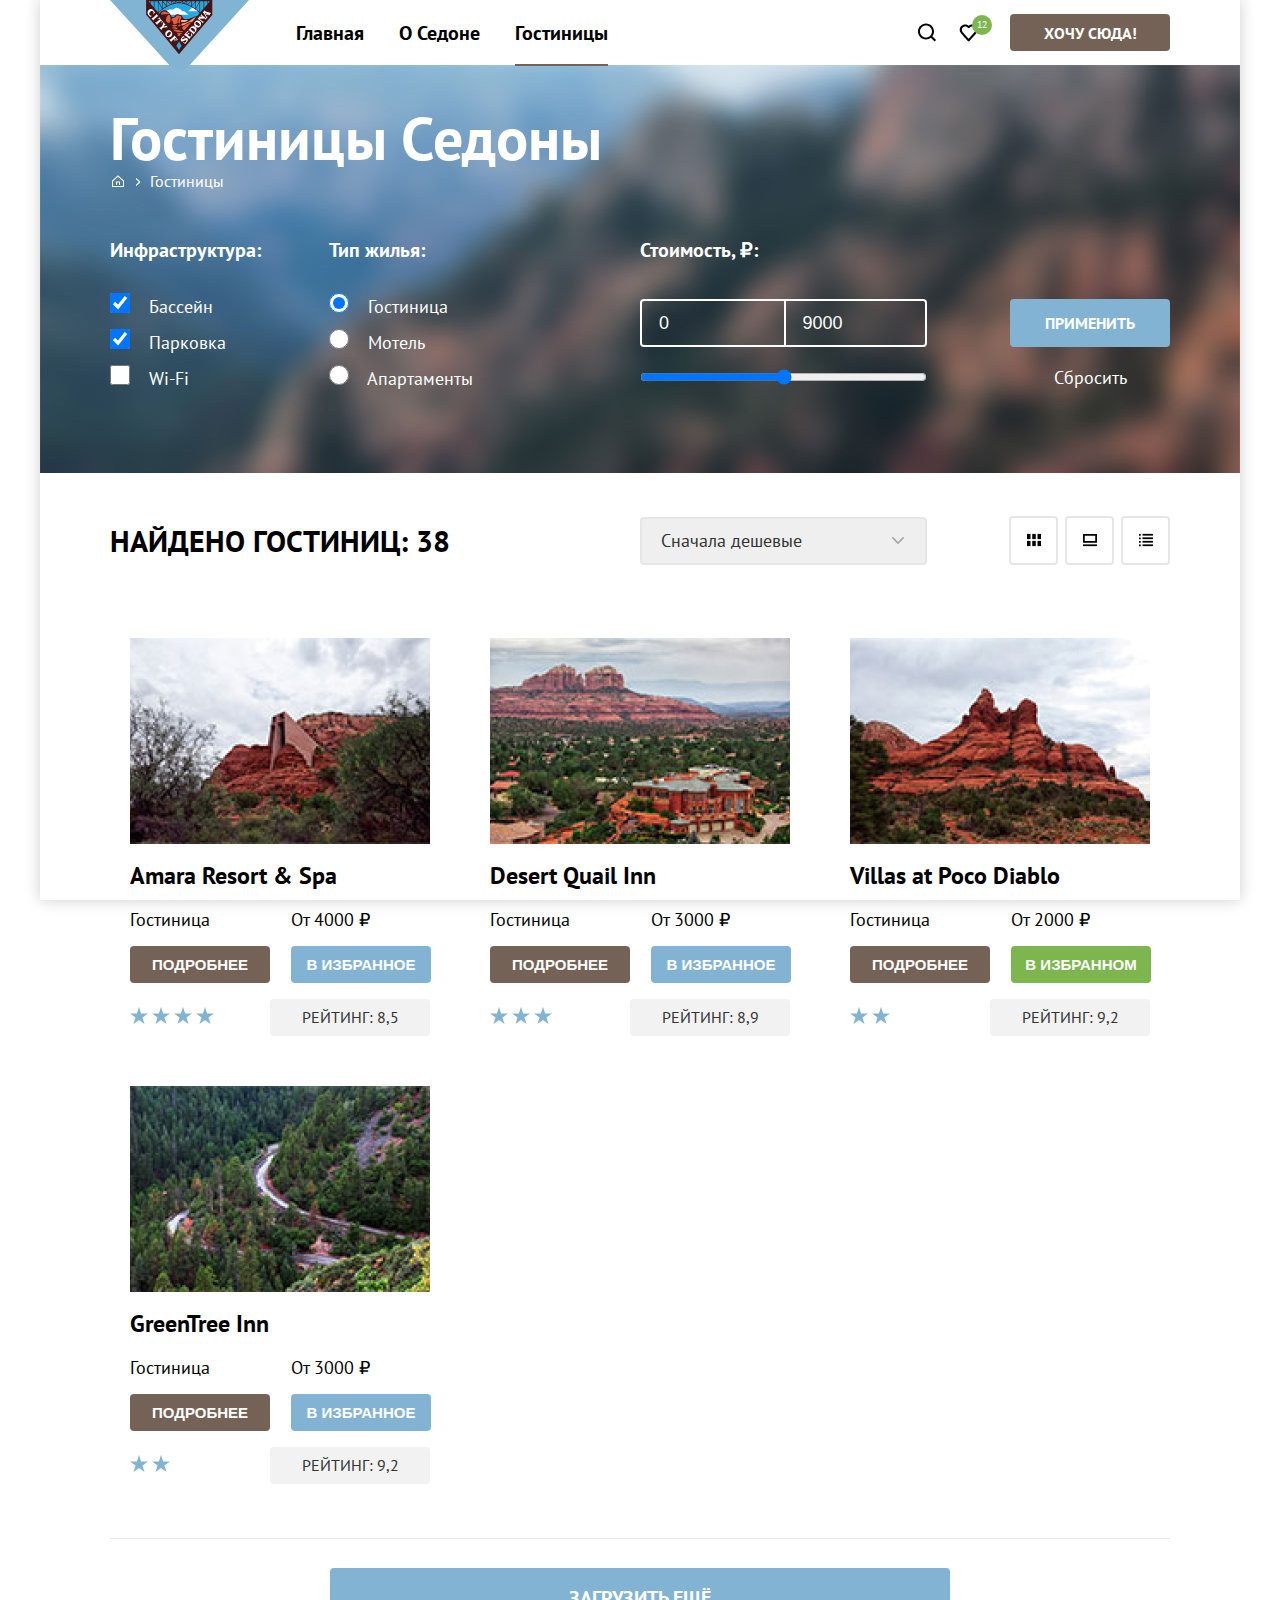
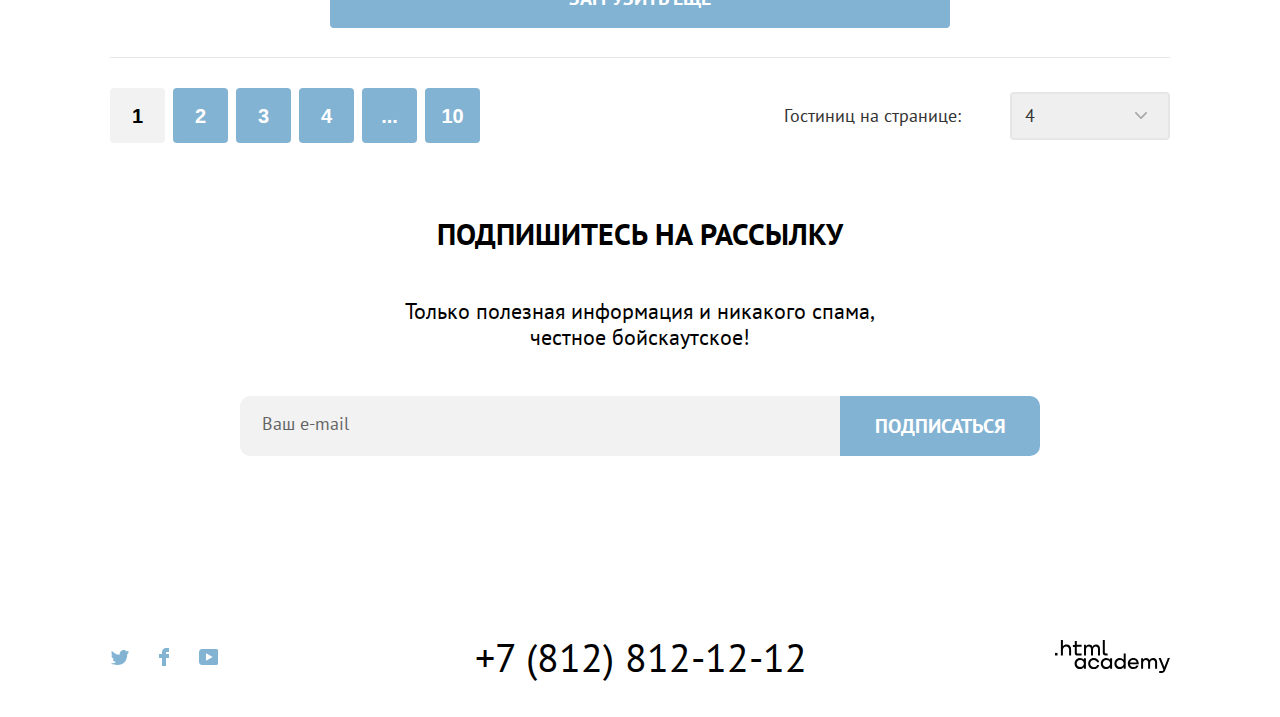
<file: 3/catalog.html>
<!DOCTYPE html>
<html lang="ru">
  <head>
    <meta charset="utf-8">
    <title>HTML Academy: Седона</title>
    <link rel="stylesheet" href="css/style.css">
    <base href="https://htmlacademy-htmlcss.github.io/1988545-sedona-33/3/">
</head>
  <body>
    <div class="page-wrapper">
      <header class="header">
        <div class="container container--wrapper">
          <div class="header__inner">
            <div class="header__menu-inner">
              <h1 class="visually-hidden">Официальный сайт города Седона</h1>
              <a class="header__logo" href="#">
                <img src="images/logo.svg" alt="logo" width="139px" height="70px">
              </a>
              <nav class="header__menu">
                <ul class="header__menu-list">
                  <li class="header__menu-list-item">
                    <a class="header__menu-list-link" href="index.html">Главная</a>
                  </li>
                  <li class="header__menu-list-item">
                    <a class="header__menu-list-link" href="#">О Седоне</a>
                  </li>
                  <li class="header__menu-list-item">
                    <a class="header__menu-list-link active--page" href="#">Гостиницы</a></li>
                </ul>
              </nav>
            </div>
            <div class="header__btns-inner">
              <a class="header__btns-search" href="#">
                <h3 class="visually-hidden">Кнопка поиск.</h3>
                <svg class="header__search-btn" fill="#000" width="20" height="20">
                  <path d="M19.0257 17.05L15.3152 13.35C16.318 12.05 17.02 10.35 17.02 8.44995C17.02 4.04995 13.4098 0.449951 8.99732 0.449951C4.58483 0.449951 0.974609 4.14995 0.974609 8.54995C0.974609 12.95 4.58483 16.55 8.99732 16.55C10.8024 16.55 12.5072 15.95 13.9112 14.85L17.6217 18.55L19.0257 17.05ZM8.99732 14.55C5.68795 14.55 2.98029 11.85 2.98029 8.54995C2.98029 5.24995 5.68795 2.54995 8.99732 2.54995C12.3067 2.54995 15.0143 5.24995 15.0143 8.54995C15.0143 11.85 12.3067 14.55 8.99732 14.55Z"/>
                </svg>                
              </a>
              <a class="header__btns-favorite">
                <h3 class="visually-hidden">Кнопка корзина.</h3>
                <svg class="header__favorite-btn" fill="#000" width="20" height="20">
                  <path d="M9.58207 17.4114C9.28207 17.4114 8.98207 17.3114 8.78207 17.0114C3.38207 10.9114 2.08207 9.51142 1.78207 9.11142C1.08207 8.21142 0.682068 7.01142 0.682068 5.81142C0.682068 2.81142 3.08207 0.411423 6.18207 0.411423C7.48207 0.411423 8.68207 0.911423 9.68207 1.71142C10.6821 0.911423 11.9821 0.411423 13.1821 0.411423C16.1821 0.411423 18.6821 2.81142 18.6821 5.81142C18.6821 7.11142 18.1821 8.31142 17.3821 9.21142L10.3821 17.1114C10.1821 17.3114 9.98207 17.4114 9.58207 17.4114ZM3.58207 7.91142C3.88207 8.31142 7.08207 11.9114 9.68207 14.8114L15.8821 7.81142C16.3821 7.31142 16.5821 6.61142 16.5821 5.81142C16.5821 4.01142 15.0821 2.51142 13.2821 2.51142C12.2821 2.51142 11.2821 3.01142 10.5821 3.81142C10.2821 4.11142 9.98207 4.21142 9.68207 4.21142C9.38207 4.21142 9.08207 4.01142 8.88207 3.81142C8.18207 3.01142 7.18207 2.51142 6.18207 2.51142C4.38207 2.51142 2.88207 4.01142 2.88207 5.81142C2.78207 6.71142 3.18207 7.41142 3.58207 7.91142C3.48207 7.91142 3.48207 7.91142 3.58207 7.91142Z"/>
                </svg>                
                <span class="header__btns-favorite-curcle">12</span>
              </a>
              <button class="header__btn">Хочу сюда!</button>
            </div>
          </div>
        </div>
      </header>
      <main class="main-page">
        <section class="catalog-top">
          <div class="container">
            <h2 class="catalog-bar__title">
              Гостиницы Седоны
            </h2>
            <ul class="breadcrumbs">
              <li class="breadcrumbs__item">
                <a class="breadcrumbs__link" href="#">
                  <svg class="breadcrumbs__link-svg" width="12" height="12" viewBox="0 0 12 12" fill="#fff" xmlns="http://www.w3.org/2000/svg">
                    <path d="M6 0.300049L0 5.80005V12H12V5.80005L6 0.300049ZM11 11H1V6.20005L6 1.70005L11 6.20005V11Z"/>
                    <path d="M4 10H5V7.5H7V10H8V6.5H4V10Z"/>
                  </svg>                  
                </a>
              </li>
              <li class="breadcrumbs__item">
                <a class="breadcrumbs__link" href="#">
                  Гостиницы
                </a>
              </li>
            </ul>
            <form class="catalog-top__form" action="">
              <div class="catalog-top__form-inner-check">
                <fieldset class="catalog-top__form-infra">
                  <legend class="catalog-top__form-infra-title">Инфраструктура:</legend>
                  <ul class="catalog-top__form-infra-list">
                    <li class="catalog-top__form-infra-item">
                      <label class="catalog-top__form-infra-word">
                        <input class="catalog-top__form-infra-checkbox" type="checkbox" name="swimming-pool" checked>
                        Бассейн
                      </label>
                    </li>
                    <li class="catalog-top__form-infra-item">
                      <label class="catalog-top__form-infra-word">
                        <input class="catalog-top__form-infra-checkbox" type="checkbox" name="parking" checked>
                        Парковка
                      </label>
                    </li>
                    <li class="catalog-top__form-infra-item">
                      <label class="catalog-top__form-infra-word">
                        <input class="catalog-top__form-infra-checkbox" type="checkbox" name="wi-fi">
                        Wi-Fi
                      </label>
                    </li>
                  </ul>
                </fieldset>
                <fieldset class="catalog-top__form-house">
                  <legend class="catalog-top__form-house-title">Тип жилья:</legend>
                  <ul class="catalog-top__form-house-list">
                    <li class="catalog-top__form-house-item">
                      <label class="catalog-top__form-house-word">
                        <input class="catalog-top__form-house-radio" type="radio" name="house-type" value="hotel" checked>
                        Гостиница
                      </label>
                    </li>
                    <li class="catalog-top__form-house-item">
                      <label class="catalog-top__form-house-word">
                        <input class="catalog-top__form-house-radio" type="radio" name="house-type" value="motel">
                        Мотель
                      </label>
                    </li>
                    <li class="catalog-top__form-house-item">
                      <label class="catalog-top__form-house-word">
                        <input class="catalog-top__form-house-radio" type="radio" name="house-type" value="apartaments">
                        Апартаменты
                      </label>
                    </li>
                  </ul>
                </fieldset>
              </div>
              <div class="catalog-top__form-inner-pricebtn">
                <fieldset class="catalog-top__form-price">
                  <legend class="catalog-top__form-price-title">Стоимость, ₽:</legend>
                  <p class="catalog-top__form-price-inner">
                    <input class="catalog-top__form-price-min" type="number" value="0">
                    <input class="catalog-top__form-price-max" type="number" value="9000">
                  </p>
                  <input class="catalog-top__form-price-range" type="range">
                </fieldset>
                <p class="ctalog-top__form-buttons">
                  <button class="header__btn catalog-top__form-apply-btn">
                    <a class="catalog-top__form-apply-link" href="#">Применить</a>
                  </button>
                  <button class="header__btn catalog-top__form-reset-btn">
                    Сбросить
                  </button>
                </p>
              </div>
            </form>
          </div>
        </section>
        <section class="catalog">
          <div class="container">
            <div class="catalog__hat">
              <h3 class="catalog__hat-header">
                Найдено гостиниц: <span class="catalog__hat-header-number">38</span>
              </h3>
              <div class="catalog__hat-menu">
                <select class="catalog__hat-select-inner catalog--select" size="1">
                  <option class="catalog__hat-select-item" value="№">Сначала дешевые</option>
                  <option class="catalog__hat-select-item" value="№">Сначала дорогие</option>
                  <option class="catalog__hat-select-item" value="№">По рейтингу</option>
                </select>
                <div class="catalog__hat-menu-buttons">
                  <button class="catalog__hat-menu-item">
                    <svg class="catalog__hat-menu-svg" width="14" height="14" viewBox="0 0 16 14" fill="none" xmlns="http://www.w3.org/2000/svg">
                      <path d="M4 0H0V6H4V0Z" fill="black"/>
                      <path d="M16 0H12V6H16V0Z" fill="black"/>
                      <path d="M10 0H6V6H10V0Z" fill="black"/>
                      <path d="M4 8H0V14H4V8Z" fill="black"/>
                      <path d="M16 8H12V14H16V8Z" fill="black"/>
                      <path d="M10 8H6V14H10V8Z" fill="black"/>
                    </svg>                      
                  </button>
                  <button class="catalog__hat-menu-item">
                    <svg class="catalog__hat-menu-svg" width="14" height="14" viewBox="0 0 16 14" fill="none" xmlns="http://www.w3.org/2000/svg">
                      <path d="M16 12H0V14H16V12Z" fill="black"/>
                      <path d="M14 2V8H2V2H14ZM16 0H0V10H16V0Z" fill="black"/>
                    </svg>                      
                  </button>
                  <button class="catalog__hat-menu-item">
                    <svg class="catalog__hat-menu-svg" width="14" height="14" viewBox="0 0 16 14" fill="none" xmlns="http://www.w3.org/2000/svg">
                      <path d="M2 0H0V2H2V0Z" fill="black"/>
                      <path d="M16 0H4V2H16V0Z" fill="black"/>
                      <path d="M2 4H0V6H2V4Z" fill="black"/>
                      <path d="M16 4H4V6H16V4Z" fill="black"/>
                      <path d="M2 8H0V10H2V8Z" fill="black"/>
                      <path d="M16 8H4V10H16V8Z" fill="black"/>
                      <path d="M2 12H0V14H2V12Z" fill="black"/>
                      <path d="M16 12H4V14H16V12Z" fill="black"/>
                    </svg>                      
                  </button>
                </div>
              </div>
            </div>
            <div class="catalog-content">
              <div class="catalog-content__card">
                <a class="catalog-content__card-link" href="#">
                  <img class="catalog-content__card-imagie" width="300px" height="206px" src="images/content/amara-resort.jpg" alt="amara-resort">
                </a>
                <h4 class="catalog-content__card-title">Amara Resort & Spa</h4>
                <div class="catalog-content__card-inner">
                  <p class="catalog-content__card-type">Гостиница</p>
                  <p class="catalog-content__card-price">От 4000 ₽</p>
                  <button  class="catalog-content__card-btn">
                    <a class="catalog-content__card-link" href="">Подробнее</a>
                  </button>
                  <button class="catalog-content__card-favorite">В избранное</button>
                </div>
                <div class="catalog-content__card-footer">
                  <div class="catalog-content__card-stars">
                    <svg width="18" height="17" viewBox="0 0 18 17" fill="none" xmlns="http://www.w3.org/2000/svg">
                      <path d="M9 0L11.1 6.5H18L12.4 10.5L14.6 17L9 13L3.4 17L5.6 10.5L0 6.5H6.9L9 0Z" fill="#83B3D3"/>
                    </svg> 
                    <svg width="18" height="17" viewBox="0 0 18 17" fill="none" xmlns="http://www.w3.org/2000/svg">
                      <path d="M9 0L11.1 6.5H18L12.4 10.5L14.6 17L9 13L3.4 17L5.6 10.5L0 6.5H6.9L9 0Z" fill="#83B3D3"/>
                    </svg>                     
                    <svg width="18" height="17" viewBox="0 0 18 17" fill="none" xmlns="http://www.w3.org/2000/svg">
                      <path d="M9 0L11.1 6.5H18L12.4 10.5L14.6 17L9 13L3.4 17L5.6 10.5L0 6.5H6.9L9 0Z" fill="#83B3D3"/>
                    </svg>
                    <svg width="18" height="17" viewBox="0 0 18 17" fill="none" xmlns="http://www.w3.org/2000/svg">
                      <path d="M9 0L11.1 6.5H18L12.4 10.5L14.6 17L9 13L3.4 17L5.6 10.5L0 6.5H6.9L9 0Z" fill="#83B3D3"/>
                    </svg>
                  </div>
                  <button class="catalog-content__card-raiting">
                    <a class="catalog-content__card-raiting-link" href="#">Рейтинг: <span class="catalog-content__card-raiting-number">8,5</span></a>
                  </button>
                </div>
              </div>
              <div class="catalog-content__card">
                <a class="catalog-content__card-link" href="#">
                  <img class="catalog-content__card-imagie" width="300px" height="206px" src="images/content/desert-quail-ill.jpg" alt="desert-quail-ill">
                </a>
                <h4 class="catalog-content__card-title">Desert Quail Inn</h4>
                <div class="catalog-content__card-inner">
                  <p class="catalog-content__card-type">Гостиница</p>
                  <p class="catalog-content__card-price">От 3000 ₽</p>
                  <button  class="catalog-content__card-btn">
                    <a class="catalog-content__card-link" href="">Подробнее</a>
                  </button>
                  <button class="catalog-content__card-favorite">В избранное</button>
                </div>
                <div class="catalog-content__card-footer">
                  <div class="catalog-content__card-stars">
                    <svg width="18" height="17" viewBox="0 0 18 17" fill="none" xmlns="http://www.w3.org/2000/svg">
                      <path d="M9 0L11.1 6.5H18L12.4 10.5L14.6 17L9 13L3.4 17L5.6 10.5L0 6.5H6.9L9 0Z" fill="#83B3D3"/>
                    </svg> 
                    <svg width="18" height="17" viewBox="0 0 18 17" fill="none" xmlns="http://www.w3.org/2000/svg">
                      <path d="M9 0L11.1 6.5H18L12.4 10.5L14.6 17L9 13L3.4 17L5.6 10.5L0 6.5H6.9L9 0Z" fill="#83B3D3"/>
                    </svg>                     
                    <svg width="18" height="17" viewBox="0 0 18 17" fill="none" xmlns="http://www.w3.org/2000/svg">
                      <path d="M9 0L11.1 6.5H18L12.4 10.5L14.6 17L9 13L3.4 17L5.6 10.5L0 6.5H6.9L9 0Z" fill="#83B3D3"/>
                    </svg>
                  </div>
                  <button class="catalog-content__card-raiting">
                    <a class="catalog-content__card-raiting-link" href="#">Рейтинг: <span class="catalog-content__card-raiting-number">8,9</span></a>
                  </button>
                </div>
              </div>
              <div class="catalog-content__card">
                <a class="catalog-content__card-link" href="#">
                  <img class="catalog-content__card-imagie" width="300px" height="206px" src="images/content/villas-at-poco-diablo.jpg" alt="villas-at-poco-diablo">
                </a>
                  <h4 class="catalog-content__card-title">Villas at Poco Diablo</h4>
                <div class="catalog-content__card-inner">
                  <p class="catalog-content__card-type">Гостиница</p>
                  <p class="catalog-content__card-price">От 2000 ₽</p>
                  <button  class="catalog-content__card-btn">
                    <a class="catalog-content__card-link" href="">Подробнее</a>
                  </button>
                  <button class="catalog-content__card-favorite catalog-content__favorite--active">В избранном</button>
                </div>
                <div class="catalog-content__card-footer">
                  <div class="catalog-content__card-stars">
                    <svg width="18" height="17" viewBox="0 0 18 17" fill="none" xmlns="http://www.w3.org/2000/svg">
                      <path d="M9 0L11.1 6.5H18L12.4 10.5L14.6 17L9 13L3.4 17L5.6 10.5L0 6.5H6.9L9 0Z" fill="#83B3D3"/>
                    </svg> 
                    <svg width="18" height="17" viewBox="0 0 18 17" fill="none" xmlns="http://www.w3.org/2000/svg">
                      <path d="M9 0L11.1 6.5H18L12.4 10.5L14.6 17L9 13L3.4 17L5.6 10.5L0 6.5H6.9L9 0Z" fill="#83B3D3"/>
                    </svg>
                  </div>
                  <button class="catalog-content__card-raiting">
                    <a class="catalog-content__card-raiting-link" href="#">Рейтинг: <span class="catalog-content__card-raiting-number">9,2</span></a>
                  </button>
                </div>
              </div>
              <div class="catalog-content__card">
                <a class="catalog-content__card-link" href="#">
                  <img class="catalog-content__card-imagie" width="300px" height="206px" src="images/content/greentree-inn.jpg" alt="amara-resort">
                </a>
                <h4 class="catalog-content__card-title">GreenTree Inn</h4>
                <div class="catalog-content__card-inner">
                  <p class="catalog-content__card-type">Гостиница</p>
                  <p class="catalog-content__card-price">От 3000 ₽</p>
                  <button  class="catalog-content__card-btn">
                    <a class="catalog-content__card-link" href="">Подробнее</a>
                  </button>
                  <button class="catalog-content__card-favorite">В избранное</button>
                </div>
                <div class="catalog-content__card-footer">
                  <div class="catalog-content__card-stars">                     
                    <svg width="18" height="17" viewBox="0 0 18 17" fill="none" xmlns="http://www.w3.org/2000/svg">
                      <path d="M9 0L11.1 6.5H18L12.4 10.5L14.6 17L9 13L3.4 17L5.6 10.5L0 6.5H6.9L9 0Z" fill="#83B3D3"/>
                    </svg>
                    <svg width="18" height="17" viewBox="0 0 18 17" fill="none" xmlns="http://www.w3.org/2000/svg">
                      <path d="M9 0L11.1 6.5H18L12.4 10.5L14.6 17L9 13L3.4 17L5.6 10.5L0 6.5H6.9L9 0Z" fill="#83B3D3"/>
                    </svg>
                  </div>
                  <button class="catalog-content__card-raiting">
                    <a class="catalog-content__card-raiting-link" href="#">Рейтинг: <span class="catalog-content__card-raiting-number">9,2</span></a>
                  </button>
                </div>
              </div>
            </div>
            <div class="catalog__download">
              <button class="catalog__download-button">Загрузить ещё</button>
            </div>
            <div class="catalog__pagination">
              <ul class="catalog__pagination-list">
                <li class="catalog__pagination-list-item">
                  <button class="catalog__pagination-number catalog__pagination--active">1</button>
                </li>
                <li class="catalog__pagination-list-item">
                  <button class="catalog__pagination-number">2</button>
                </li>
                <li class="catalog__pagination-list-item">
                  <button class="catalog__pagination-number">3</button>
                </li>
                <li class="catalog__pagination-list-item">
                  <button class="catalog__pagination-number">4</button>
                </li>
                <li class="catalog__pagination-list-item">
                  <button class="catalog__pagination-number">...</button>
                </li>
                <li class="catalog__pagination-list-item">
                  <button class="catalog__pagination-number">10</button>
                </li>
              </ul>
              <div class="catalog__pagination-nowmuch">
                <label class="catalog__pagination-nowmuch-title" for="nowmuch">
                  Гостиниц на странице:
                </label>
                <select class="catalog__pagination-nowmuch-list catalog--select" id="nowmuch" id="">
                  <option class="catalog__pagination-nowmuch-item" value="1">1</option>
                  <option class="catalog__pagination-nowmuch-item" value="2">2</option>
                  <option class="catalog__pagination-nowmuch-item" value="3">3</option>
                  <option class="catalog__pagination-nowmuch-item" value="4" selected>4</option>
                </select>
              </div>
            </div>
          </div>
        </section>
        <section class="subscription subscription--catalog">
          <h2 class="title subscription--catalog">
              Подпишитесь на рассылку
          </h2>
          <p class="subtitle subscription--catalog">
              Только полезная информация и никакого спама, честное бойскаутское!
          </p>
          <form class="subscription__form" action="#">
            <input class="subscription__form-input"  type="text" placeholder="Ваш e-mail">
            <button class="subscription__form-button" type="submit">Подписаться</button>
          </form>
        </section>
      </main>
      <footer class="footer">
        <div class="container">
          <div class="footer__inner">
            <ul class="footer__social">
              <li class="footer__social-li">
                <h3 class="visually-hidden">Ссылка на твитер.</h3>
                <a class="footer__social-item" href="https://twitter.com/htmlacademy_ru">
                  <svg class="footer__social-twetter" width="18" height="15" fill="#83B3D3">
                    <g clip-path="url(#clip0_18711_1512)">
                      <path d="M11.6 0.200056C13.4 -0.299944 14.8 0.500056 15.4 1.40006C16.1 1.20006 16.8 0.900056 17.5 0.700056C17.5 1.60006 16.9 2.20006 16.6 2.50006C17.3 2.60006 18 1.90006 18 1.90006C17.8 2.90006 16.9 3.70006 16.3 3.90006C16.1 10.7001 13 15.1001 5.7 15.0001C5.1 15.0001 5.8 15.0001 5.2 15.0001C4.8 15.0001 0.8 14.5001 0 13.1001C2.4 13.3001 4.1 12.7001 5 11.9001C4 11.6001 2.1 11.5001 1.8 9.00006C2.2 9.10006 2.4 9.20006 3.1 9.10006C1.8 8.30006 0.4 7.50006 0.5 5.30006C0.8 5.60006 1.6 5.80006 1.9 5.80006C1.1 5.60006 -0.2 2.50006 0.9 0.900056C2.8 2.80006 4.9 4.50006 8.5 4.70006C8.7 2.30006 9.7 0.800056 11.6 0.200056Z"/>
                    </g>
                    <defs><clipPath id="clip0_18711_1512"><rect width="18" height="15" fill="white"/></clipPath></defs>
                  </svg>
                </a>
              </li>
              <li class="footer__social-li">
                <h3 class="visually-hidden">Ссылка на Facebook.</h3>
                <a class="footer__social-item" href="https://www.facebook.com/htmlacademy">
                  <svg class="footer__social-facebook" width="10" height="18" fill="#83B3D3">
                    <path d="M7 0C4.8 0 3 1.8 3 4V6H0V10H3V18H7V10H10V6H7V4H10V0H7Z"/>
                  </svg>                  
                </a>
              </li>
              <li class="footer__social-li">
                <h3 class="visually-hidden">Ссылка на Youtube.</h3>
                <a class="footer__social-item" href="https://www.youtube.com/c/HTMLAcademyRUS">
                  <svg class="footer__social-youtube" width="20" height="16" fill="#83B3D3">
                    <g clip-path="url(#clip0_18711_1528)">
                      <path d="M17 0H2.9C1.2 0 0 1.5 0 3.2V12.7C0 14.5 1.2 16 2.9 16H17.2C18.7 16 20.1 14.5 20.1 12.8V3.2C19.9 1.5 18.7 0 17 0ZM7 11.8V4.2L13.7 8L7 11.8Z"/>
                    </g>
                    <defs><clipPath id="clip0_18711_1528"><rect width="20" height="16" fill="white"/></clipPath></defs>
                  </svg>                  
                </a>
              </li>
            </ul>
            <address class="footer__telephone">
              <h3 class="visually-hidden">Телефон для связи.</h3>
              <a class="footer__telephone-link" href="tel:+78128121212">+7 (812) 812-12-12</a>
            </address>
            <a class="footer__academy" href="https://htmlacademy.ru/">
              <h3 class="visually-hidden">Официальный сайт HTML Academy.</h3>
              <svg class="footer__academy-logo" width="115" height="34" fill="#000">
                  <path d="M0 12.8999V15.4999H2.5V12.8999H0Z"/>
                  <path d="M11.5999 4.5C9.9999 4.5 8.7999 5.2 7.9999 6.2H7.8999V0H5.8999V15.5H7.8999V10.2C7.8999 8.1 9.1999 6.6 11.1999 6.6C12.9999 6.6 14.0999 8 14.0999 9.8V15.5H16.0999V9.4C16.1999 6.4 14.2999 4.5 11.5999 4.5Z"/>
                  <path d="M26.5999 4.8001H21.7999V1.1001H19.7999V4.9001H17.8999V6.9001H19.7999V12.9001C19.7999 14.6001 20.7999 15.6001 22.4999 15.6001H26.5999V13.6001H22.8999C22.1999 13.6001 21.7999 13.2001 21.7999 12.5001V6.8001H26.5999V4.8001Z"/>
                  <path d="M41.1 4.6001C39.5 4.6001 38.2 5.4001 37.6 6.7001H37.5C36.9 5.5001 35.7 4.6001 34.1 4.6001C32.7 4.6001 31.6 5.4001 31 6.4001H30.9V4.8001H29V15.4001H31V10.0001C31 8.0001 32 6.5001 33.6 6.5001C35.1 6.5001 36 7.5001 36 9.1001V15.4001H38V9.8001C38 7.4001 39.4 6.5001 40.6 6.5001C42.1 6.5001 43 7.5001 43 9.1001V15.4001H45V8.9001C45.1 6.4001 43.6 4.6001 41.1 4.6001Z"/>
                  <path d="M47.8 12.7C47.8 14.4 48.8 15.4 50.6 15.4H52.6V13.4H50.9001C50.2001 13.4 49.8 13 49.8 12.3V0H47.8V12.7Z"/>
                  <path d="M28.9001 19.6999C28.0001 18.5999 26.7001 17.8999 25.0001 17.8999C21.9001 17.8999 19.6001 20.1999 19.6001 23.4999C19.6001 26.7999 21.9001 29.0999 25.0001 29.0999C26.8001 29.0999 28.0001 28.2999 28.8001 27.1999H28.9001V28.7999H30.9001V18.1999H28.9001V19.6999ZM25.3001 27.0999C23.1001 27.0999 21.7001 25.4999 21.7001 23.4999C21.7001 21.4999 23.1001 19.8999 25.3001 19.8999C27.5001 19.8999 28.9001 21.4999 28.9001 23.4999C28.9001 25.3999 27.5001 27.0999 25.3001 27.0999Z"/>
                  <path d="M44.2 21.9999C43.7 19.5999 41.5999 17.8999 38.7999 17.8999C35.3999 17.8999 33.2 20.3999 33.2 23.4999C33.2 26.5999 35.3999 29.0999 38.7999 29.0999C41.5999 29.0999 43.7 27.2999 44.2 24.8999H42.0999C41.6999 26.1999 40.3999 27.1999 38.7999 27.1999C36.5999 27.1999 35.2 25.5999 35.2 23.5999C35.2 21.5999 36.5999 19.9999 38.7999 19.9999C40.3999 19.9999 41.5999 20.9999 42.0999 22.1999H44.2V21.9999Z"/>
                  <path d="M55.1 19.6999C54.2 18.5999 52.9001 17.8999 51.2001 17.8999C48.1001 17.8999 45.8 20.1999 45.8 23.4999C45.8 26.7999 48.1001 29.0999 51.2001 29.0999C53.0001 29.0999 54.2 28.2999 55 27.1999H55.1V28.7999H57.1V18.1999H55.1V19.6999ZM51.5 27.0999C49.3 27.0999 47.9001 25.4999 47.9001 23.4999C47.9001 21.4999 49.3 19.8999 51.5 19.8999C53.7 19.8999 55.1 21.4999 55.1 23.4999C55.1 25.3999 53.6 27.0999 51.5 27.0999Z"/>
                  <path d="M68.6999 19.7999C67.7999 18.6999 66.4999 17.8999 64.7999 17.8999C61.6999 17.8999 59.3999 20.1999 59.3999 23.4999C59.3999 26.7999 61.5999 29.0999 64.7999 29.0999C66.4999 29.0999 67.7999 28.2999 68.5999 27.2999H68.6999V28.7999H70.6999V13.3999H68.6999V19.7999ZM65.0999 27.0999C62.8999 27.0999 61.4999 25.4999 61.4999 23.4999C61.4999 21.4999 62.8999 19.8999 65.0999 19.8999C67.2999 19.8999 68.6999 21.4999 68.6999 23.4999C68.5999 25.4999 67.1999 27.0999 65.0999 27.0999Z"/>
                  <path d="M78.3 17.8999C75 17.8999 72.8 20.3999 72.8 23.4999C72.8 26.4999 74.9 29.0999 78.3 29.0999C80.8 29.0999 82.8 27.7999 83.5 25.4999H81.4C80.9 26.4999 79.8 27.0999 78.4 27.0999C76.5 27.0999 75.1 25.7999 75 24.1999H83.8C84 20.5999 81.8 17.8999 78.3 17.8999ZM78.3 19.7999C80 19.7999 81.3 20.7999 81.6 22.3999H75.1C75.4 20.8999 76.6 19.7999 78.3 19.7999Z"/>
                  <path d="M98.2001 17.8999C96.6001 17.8999 95.3001 18.6999 94.6001 19.8999H94.5001C93.9001 18.6999 92.7001 17.8999 91.1001 17.8999C89.7001 17.8999 88.6001 18.5999 88.0001 19.6999V18.1999H86.1001V28.7999H88.1001V23.3999C88.1001 21.3999 89.1001 19.9999 90.7001 19.8999C92.2001 19.8999 93.1001 20.8999 93.1001 22.4999V28.7999H95.1001V23.1999C95.1001 20.7999 96.5001 19.8999 97.7001 19.8999C99.2001 19.8999 100.1 20.8999 100.1 22.4999V28.7999H102.1V22.2999C102.2 19.6999 100.7 17.8999 98.2001 17.8999Z"/>
                  <path d="M109.4 27.0001L105.8 18.1001H103.6L108.4 29.7001C108.1 30.6001 107.7 30.9001 106.7 30.9001H104.2V32.9001H106.7C108.5 32.9001 109.5 32.1001 110.2 30.3001L114.9 18.1001H112.8L109.4 27.0001Z"/>
              </svg>              
            </a>
          </div>
        </div>
      </footer>
    </div>
</body>
</file>
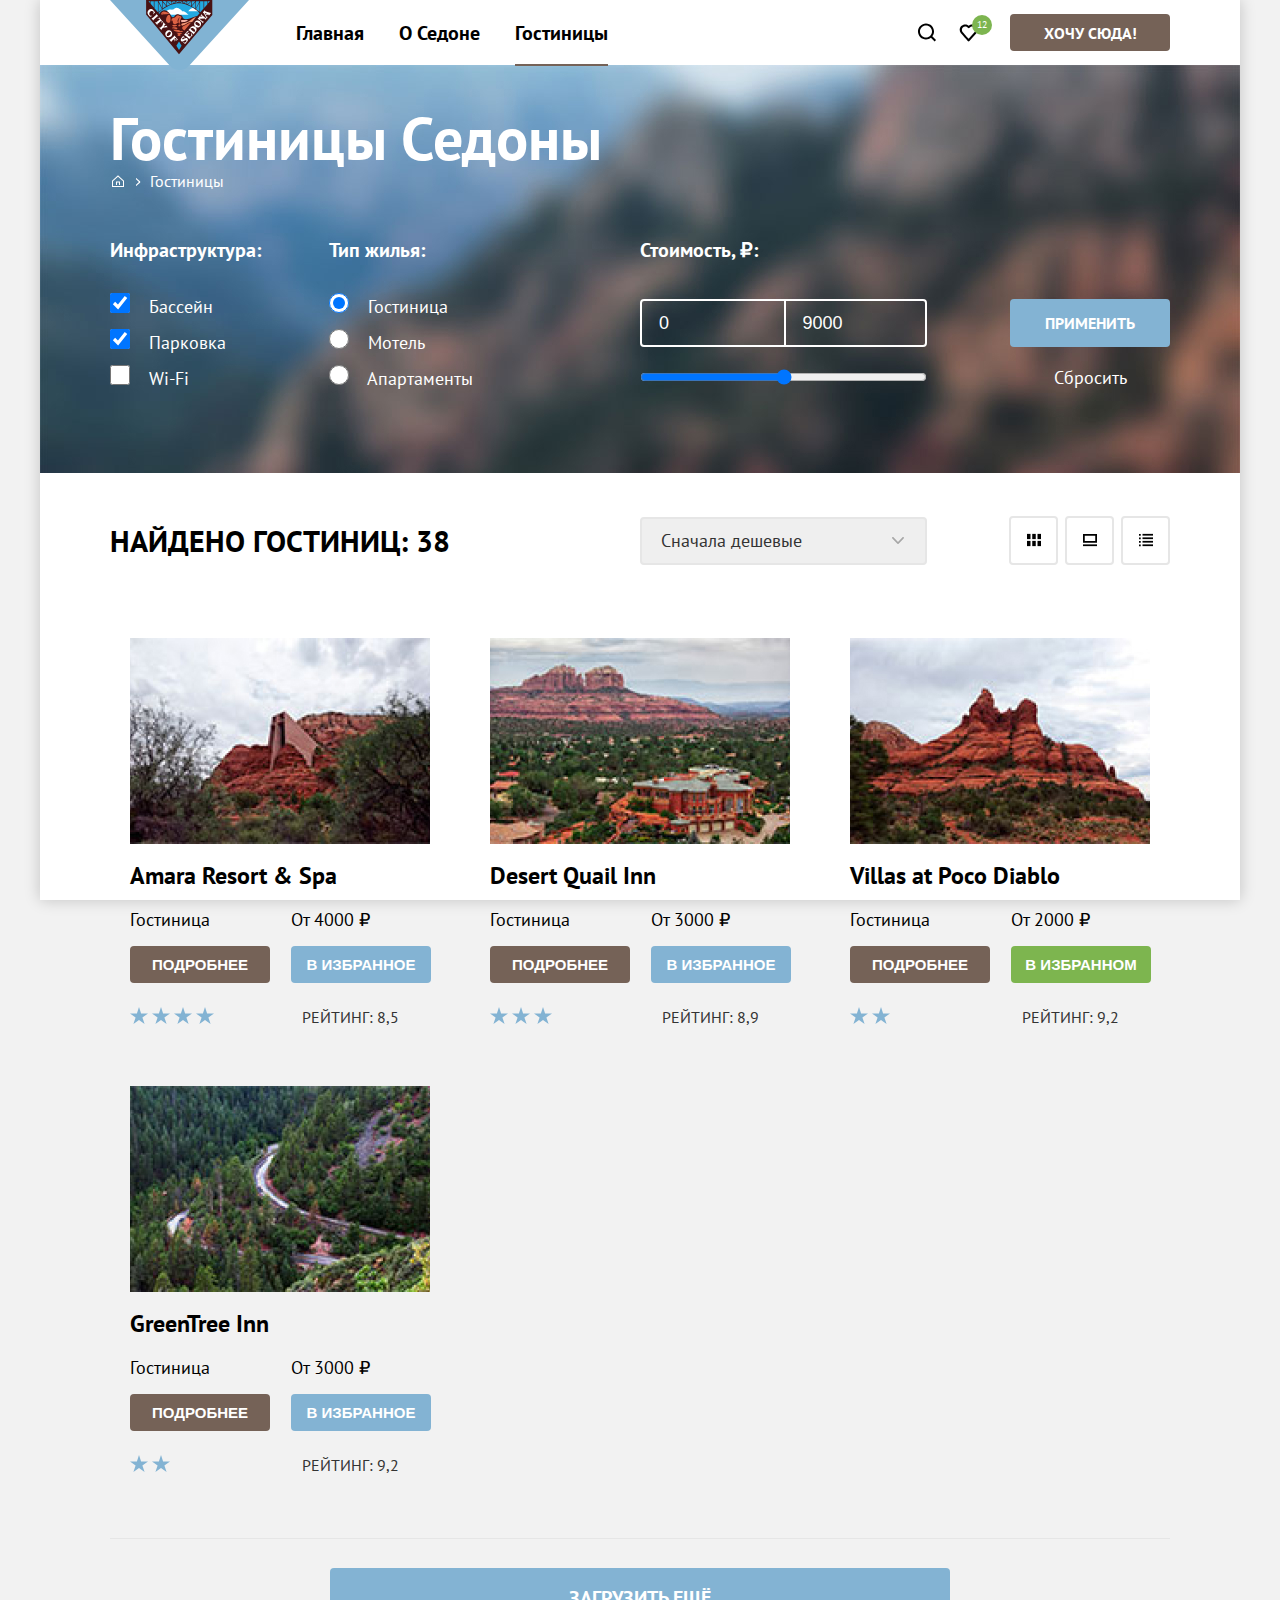
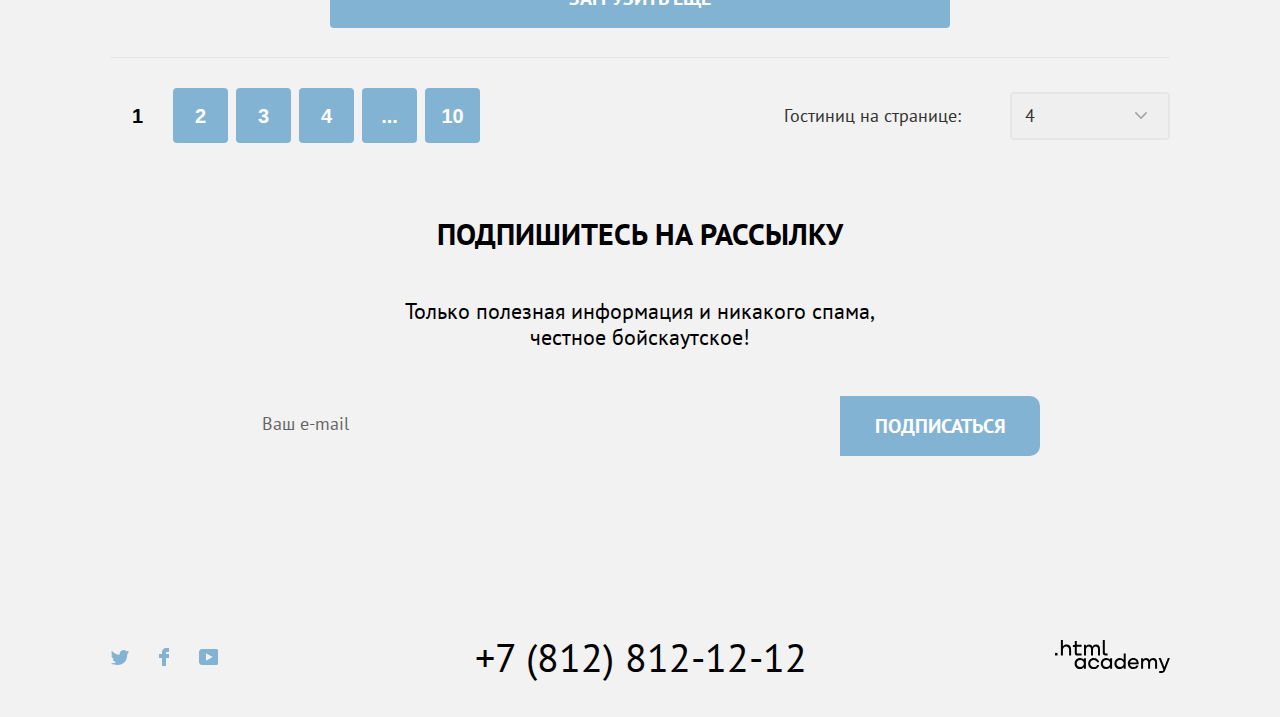
<file: 4/catalog.html>
<!DOCTYPE html>
<html lang="ru">
  <head>
    <meta charset="utf-8">
    <title>HTML Academy: Седона</title>
    <link rel="stylesheet" href="css/style.css">
    <base href="https://htmlacademy-htmlcss.github.io/1988545-sedona-33/4/">
</head>
  <body>
    <div class="page-wrapper">
      <header class="header">
        <div class="container container--wrapper">
          <div class="header__inner">
            <div class="header__menu-inner">
              <h1 class="visually-hidden">Официальный сайт города Седона</h1>
              <a class="header__logo" href="#">
                <img src="images/logo.svg" alt="logo" width="139px" height="70px">
              </a>
              <nav class="header__menu">
                <ul class="header__menu-list">
                  <li class="header__menu-list-item">
                    <a class="header__menu-list-link" href="index.html">Главная</a>
                  </li>
                  <li class="header__menu-list-item">
                    <a class="header__menu-list-link" href="#">О Седоне</a>
                  </li>
                  <li class="header__menu-list-item">
                    <a class="header__menu-list-link active--page" href="#">Гостиницы</a></li>
                </ul>
              </nav>
            </div>
            <div class="header__btns-inner">
              <a class="header__btns-search" href="#">
                <h3 class="visually-hidden">Кнопка поиск.</h3>
                <svg class="header__search-btn" fill="#000" width="20" height="20">
                  <path d="M19.0257 17.05L15.3152 13.35C16.318 12.05 17.02 10.35 17.02 8.44995C17.02 4.04995 13.4098 0.449951 8.99732 0.449951C4.58483 0.449951 0.974609 4.14995 0.974609 8.54995C0.974609 12.95 4.58483 16.55 8.99732 16.55C10.8024 16.55 12.5072 15.95 13.9112 14.85L17.6217 18.55L19.0257 17.05ZM8.99732 14.55C5.68795 14.55 2.98029 11.85 2.98029 8.54995C2.98029 5.24995 5.68795 2.54995 8.99732 2.54995C12.3067 2.54995 15.0143 5.24995 15.0143 8.54995C15.0143 11.85 12.3067 14.55 8.99732 14.55Z"/>
                </svg>                
              </a>
              <a class="header__btns-favorite">
                <h3 class="visually-hidden">Кнопка корзина.</h3>
                <svg class="header__favorite-btn" fill="#000" width="20" height="20">
                  <path d="M9.58207 17.4114C9.28207 17.4114 8.98207 17.3114 8.78207 17.0114C3.38207 10.9114 2.08207 9.51142 1.78207 9.11142C1.08207 8.21142 0.682068 7.01142 0.682068 5.81142C0.682068 2.81142 3.08207 0.411423 6.18207 0.411423C7.48207 0.411423 8.68207 0.911423 9.68207 1.71142C10.6821 0.911423 11.9821 0.411423 13.1821 0.411423C16.1821 0.411423 18.6821 2.81142 18.6821 5.81142C18.6821 7.11142 18.1821 8.31142 17.3821 9.21142L10.3821 17.1114C10.1821 17.3114 9.98207 17.4114 9.58207 17.4114ZM3.58207 7.91142C3.88207 8.31142 7.08207 11.9114 9.68207 14.8114L15.8821 7.81142C16.3821 7.31142 16.5821 6.61142 16.5821 5.81142C16.5821 4.01142 15.0821 2.51142 13.2821 2.51142C12.2821 2.51142 11.2821 3.01142 10.5821 3.81142C10.2821 4.11142 9.98207 4.21142 9.68207 4.21142C9.38207 4.21142 9.08207 4.01142 8.88207 3.81142C8.18207 3.01142 7.18207 2.51142 6.18207 2.51142C4.38207 2.51142 2.88207 4.01142 2.88207 5.81142C2.78207 6.71142 3.18207 7.41142 3.58207 7.91142C3.48207 7.91142 3.48207 7.91142 3.58207 7.91142Z"/>
                </svg>                
                <span class="header__btns-favorite-curcle">12</span>
              </a>
              <button class="header__btn">Хочу сюда!</button>
            </div>
          </div>
        </div>
      </header>
      <main class="main-page">
        <section class="catalog-top">
          <div class="container">
            <h2 class="catalog-bar__title">
              Гостиницы Седоны
            </h2>
            <ul class="breadcrumbs">
              <li class="breadcrumbs__item">
                <a class="breadcrumbs__link" href="#">
                  <svg class="breadcrumbs__link-svg" width="12" height="12" viewBox="0 0 12 12" fill="#fff" xmlns="http://www.w3.org/2000/svg">
                    <path d="M6 0.300049L0 5.80005V12H12V5.80005L6 0.300049ZM11 11H1V6.20005L6 1.70005L11 6.20005V11Z"/>
                    <path d="M4 10H5V7.5H7V10H8V6.5H4V10Z"/>
                  </svg>                  
                </a>
              </li>
              <li class="breadcrumbs__item">
                <a class="breadcrumbs__link" href="#">
                  Гостиницы
                </a>
              </li>
            </ul>
            <form class="catalog-top__form" action="">
              <div class="catalog-top__form-inner-check">
                <fieldset class="catalog-top__form-infra">
                  <legend class="catalog-top__form-infra-title">Инфраструктура:</legend>
                  <ul class="catalog-top__form-infra-list">
                    <li class="catalog-top__form-infra-item">
                      <label class="catalog-top__form-infra-word">
                        <input class="catalog-top__form-infra-checkbox" type="checkbox" name="swimming-pool" checked>
                        Бассейн
                      </label>
                    </li>
                    <li class="catalog-top__form-infra-item">
                      <label class="catalog-top__form-infra-word">
                        <input class="catalog-top__form-infra-checkbox" type="checkbox" name="parking" checked>
                        Парковка
                      </label>
                    </li>
                    <li class="catalog-top__form-infra-item">
                      <label class="catalog-top__form-infra-word">
                        <input class="catalog-top__form-infra-checkbox" type="checkbox" name="wi-fi">
                        Wi-Fi
                      </label>
                    </li>
                  </ul>
                </fieldset>
                <fieldset class="catalog-top__form-house">
                  <legend class="catalog-top__form-house-title">Тип жилья:</legend>
                  <ul class="catalog-top__form-house-list">
                    <li class="catalog-top__form-house-item">
                      <label class="catalog-top__form-house-word">
                        <input class="catalog-top__form-house-radio" type="radio" name="house-type" value="hotel" checked>
                        Гостиница
                      </label>
                    </li>
                    <li class="catalog-top__form-house-item">
                      <label class="catalog-top__form-house-word">
                        <input class="catalog-top__form-house-radio" type="radio" name="house-type" value="motel">
                        Мотель
                      </label>
                    </li>
                    <li class="catalog-top__form-house-item">
                      <label class="catalog-top__form-house-word">
                        <input class="catalog-top__form-house-radio" type="radio" name="house-type" value="apartaments">
                        Апартаменты
                      </label>
                    </li>
                  </ul>
                </fieldset>
              </div>
              <div class="catalog-top__form-inner-pricebtn">
                <fieldset class="catalog-top__form-price">
                  <legend class="catalog-top__form-price-title">Стоимость, ₽:</legend>
                  <p class="catalog-top__form-price-inner">
                    <input class="catalog-top__form-price-min" type="number" value="0">
                    <input class="catalog-top__form-price-max" type="number" value="9000">
                  </p>
                  <input class="catalog-top__form-price-range" type="range">
                </fieldset>
                <p class="ctalog-top__form-buttons">
                  <button class="header__btn catalog-top__form-apply-btn">
                    <a class="catalog-top__form-apply-link" href="#">Применить</a>
                  </button>
                  <button class="header__btn catalog-top__form-reset-btn">
                    Сбросить
                  </button>
                </p>
              </div>
            </form>
          </div>
        </section>
        <section class="catalog">
          <div class="container">
            <div class="catalog__hat">
              <h3 class="catalog__hat-header">
                Найдено гостиниц: <span class="catalog__hat-header-number">38</span>
              </h3>
              <div class="catalog__hat-menu">
                <select class="catalog__hat-select-inner catalog--select" size="1">
                  <option class="catalog__hat-select-item" value="№">Сначала дешевые</option>
                  <option class="catalog__hat-select-item" value="№">Сначала дорогие</option>
                  <option class="catalog__hat-select-item" value="№">По рейтингу</option>
                </select>
                <div class="catalog__hat-menu-buttons">
                  <button class="catalog__hat-menu-item">
                    <svg class="catalog__hat-menu-svg" width="14" height="14" viewBox="0 0 16 14" fill="none" xmlns="http://www.w3.org/2000/svg">
                      <path d="M4 0H0V6H4V0Z" fill="black"/>
                      <path d="M16 0H12V6H16V0Z" fill="black"/>
                      <path d="M10 0H6V6H10V0Z" fill="black"/>
                      <path d="M4 8H0V14H4V8Z" fill="black"/>
                      <path d="M16 8H12V14H16V8Z" fill="black"/>
                      <path d="M10 8H6V14H10V8Z" fill="black"/>
                    </svg>                      
                  </button>
                  <button class="catalog__hat-menu-item">
                    <svg class="catalog__hat-menu-svg" width="14" height="14" viewBox="0 0 16 14" fill="none" xmlns="http://www.w3.org/2000/svg">
                      <path d="M16 12H0V14H16V12Z" fill="black"/>
                      <path d="M14 2V8H2V2H14ZM16 0H0V10H16V0Z" fill="black"/>
                    </svg>                      
                  </button>
                  <button class="catalog__hat-menu-item">
                    <svg class="catalog__hat-menu-svg" width="14" height="14" viewBox="0 0 16 14" fill="none" xmlns="http://www.w3.org/2000/svg">
                      <path d="M2 0H0V2H2V0Z" fill="black"/>
                      <path d="M16 0H4V2H16V0Z" fill="black"/>
                      <path d="M2 4H0V6H2V4Z" fill="black"/>
                      <path d="M16 4H4V6H16V4Z" fill="black"/>
                      <path d="M2 8H0V10H2V8Z" fill="black"/>
                      <path d="M16 8H4V10H16V8Z" fill="black"/>
                      <path d="M2 12H0V14H2V12Z" fill="black"/>
                      <path d="M16 12H4V14H16V12Z" fill="black"/>
                    </svg>                      
                  </button>
                </div>
              </div>
            </div>
            <div class="catalog-content">
              <div class="catalog-content__card">
                <a class="catalog-content__card-link" href="#">
                  <img class="catalog-content__card-imagie" width="300px" height="206px" src="images/content/amara-resort.jpg" alt="amara-resort">
                </a>
                <h4 class="catalog-content__card-title">Amara Resort & Spa</h4>
                <div class="catalog-content__card-inner">
                  <p class="catalog-content__card-type">Гостиница</p>
                  <p class="catalog-content__card-price">От 4000 ₽</p>
                  <button  class="catalog-content__card-btn">
                    <a class="catalog-content__card-link" href="">Подробнее</a>
                  </button>
                  <button class="catalog-content__card-favorite">В избранное</button>
                </div>
                <div class="catalog-content__card-footer">
                  <div class="catalog-content__card-stars">
                    <svg width="18" height="17" viewBox="0 0 18 17" fill="none" xmlns="http://www.w3.org/2000/svg">
                      <path d="M9 0L11.1 6.5H18L12.4 10.5L14.6 17L9 13L3.4 17L5.6 10.5L0 6.5H6.9L9 0Z" fill="#83B3D3"/>
                    </svg> 
                    <svg width="18" height="17" viewBox="0 0 18 17" fill="none" xmlns="http://www.w3.org/2000/svg">
                      <path d="M9 0L11.1 6.5H18L12.4 10.5L14.6 17L9 13L3.4 17L5.6 10.5L0 6.5H6.9L9 0Z" fill="#83B3D3"/>
                    </svg>                     
                    <svg width="18" height="17" viewBox="0 0 18 17" fill="none" xmlns="http://www.w3.org/2000/svg">
                      <path d="M9 0L11.1 6.5H18L12.4 10.5L14.6 17L9 13L3.4 17L5.6 10.5L0 6.5H6.9L9 0Z" fill="#83B3D3"/>
                    </svg>
                    <svg width="18" height="17" viewBox="0 0 18 17" fill="none" xmlns="http://www.w3.org/2000/svg">
                      <path d="M9 0L11.1 6.5H18L12.4 10.5L14.6 17L9 13L3.4 17L5.6 10.5L0 6.5H6.9L9 0Z" fill="#83B3D3"/>
                    </svg>
                  </div>
                  <button class="catalog-content__card-raiting">
                    <a class="catalog-content__card-raiting-link" href="#">Рейтинг: <span class="catalog-content__card-raiting-number">8,5</span></a>
                  </button>
                </div>
              </div>
              <div class="catalog-content__card">
                <a class="catalog-content__card-link" href="#">
                  <img class="catalog-content__card-imagie" width="300px" height="206px" src="images/content/desert-quail-ill.jpg" alt="desert-quail-ill">
                </a>
                <h4 class="catalog-content__card-title">Desert Quail Inn</h4>
                <div class="catalog-content__card-inner">
                  <p class="catalog-content__card-type">Гостиница</p>
                  <p class="catalog-content__card-price">От 3000 ₽</p>
                  <button  class="catalog-content__card-btn">
                    <a class="catalog-content__card-link" href="">Подробнее</a>
                  </button>
                  <button class="catalog-content__card-favorite">В избранное</button>
                </div>
                <div class="catalog-content__card-footer">
                  <div class="catalog-content__card-stars">
                    <svg width="18" height="17" viewBox="0 0 18 17" fill="none" xmlns="http://www.w3.org/2000/svg">
                      <path d="M9 0L11.1 6.5H18L12.4 10.5L14.6 17L9 13L3.4 17L5.6 10.5L0 6.5H6.9L9 0Z" fill="#83B3D3"/>
                    </svg> 
                    <svg width="18" height="17" viewBox="0 0 18 17" fill="none" xmlns="http://www.w3.org/2000/svg">
                      <path d="M9 0L11.1 6.5H18L12.4 10.5L14.6 17L9 13L3.4 17L5.6 10.5L0 6.5H6.9L9 0Z" fill="#83B3D3"/>
                    </svg>                     
                    <svg width="18" height="17" viewBox="0 0 18 17" fill="none" xmlns="http://www.w3.org/2000/svg">
                      <path d="M9 0L11.1 6.5H18L12.4 10.5L14.6 17L9 13L3.4 17L5.6 10.5L0 6.5H6.9L9 0Z" fill="#83B3D3"/>
                    </svg>
                  </div>
                  <button class="catalog-content__card-raiting">
                    <a class="catalog-content__card-raiting-link" href="#">Рейтинг: <span class="catalog-content__card-raiting-number">8,9</span></a>
                  </button>
                </div>
              </div>
              <div class="catalog-content__card">
                <a class="catalog-content__card-link" href="#">
                  <img class="catalog-content__card-imagie" width="300px" height="206px" src="images/content/villas-at-poco-diablo.jpg" alt="villas-at-poco-diablo">
                </a>
                  <h4 class="catalog-content__card-title">Villas at Poco Diablo</h4>
                <div class="catalog-content__card-inner">
                  <p class="catalog-content__card-type">Гостиница</p>
                  <p class="catalog-content__card-price">От 2000 ₽</p>
                  <button  class="catalog-content__card-btn">
                    <a class="catalog-content__card-link" href="">Подробнее</a>
                  </button>
                  <button class="catalog-content__card-favorite catalog-content__favorite--active">В избранном</button>
                </div>
                <div class="catalog-content__card-footer">
                  <div class="catalog-content__card-stars">
                    <svg width="18" height="17" viewBox="0 0 18 17" fill="none" xmlns="http://www.w3.org/2000/svg">
                      <path d="M9 0L11.1 6.5H18L12.4 10.5L14.6 17L9 13L3.4 17L5.6 10.5L0 6.5H6.9L9 0Z" fill="#83B3D3"/>
                    </svg> 
                    <svg width="18" height="17" viewBox="0 0 18 17" fill="none" xmlns="http://www.w3.org/2000/svg">
                      <path d="M9 0L11.1 6.5H18L12.4 10.5L14.6 17L9 13L3.4 17L5.6 10.5L0 6.5H6.9L9 0Z" fill="#83B3D3"/>
                    </svg>
                  </div>
                  <button class="catalog-content__card-raiting">
                    <a class="catalog-content__card-raiting-link" href="#">Рейтинг: <span class="catalog-content__card-raiting-number">9,2</span></a>
                  </button>
                </div>
              </div>
              <div class="catalog-content__card">
                <a class="catalog-content__card-link" href="#">
                  <img class="catalog-content__card-imagie" width="300px" height="206px" src="images/content/greentree-inn.jpg" alt="amara-resort">
                </a>
                <h4 class="catalog-content__card-title">GreenTree Inn</h4>
                <div class="catalog-content__card-inner">
                  <p class="catalog-content__card-type">Гостиница</p>
                  <p class="catalog-content__card-price">От 3000 ₽</p>
                  <button  class="catalog-content__card-btn">
                    <a class="catalog-content__card-link" href="">Подробнее</a>
                  </button>
                  <button class="catalog-content__card-favorite">В избранное</button>
                </div>
                <div class="catalog-content__card-footer">
                  <div class="catalog-content__card-stars">                     
                    <svg width="18" height="17" viewBox="0 0 18 17" fill="none" xmlns="http://www.w3.org/2000/svg">
                      <path d="M9 0L11.1 6.5H18L12.4 10.5L14.6 17L9 13L3.4 17L5.6 10.5L0 6.5H6.9L9 0Z" fill="#83B3D3"/>
                    </svg>
                    <svg width="18" height="17" viewBox="0 0 18 17" fill="none" xmlns="http://www.w3.org/2000/svg">
                      <path d="M9 0L11.1 6.5H18L12.4 10.5L14.6 17L9 13L3.4 17L5.6 10.5L0 6.5H6.9L9 0Z" fill="#83B3D3"/>
                    </svg>
                  </div>
                  <button class="catalog-content__card-raiting">
                    <a class="catalog-content__card-raiting-link" href="#">Рейтинг: <span class="catalog-content__card-raiting-number">9,2</span></a>
                  </button>
                </div>
              </div>
            </div>
            <div class="catalog__download">
              <button class="catalog__download-button">Загрузить ещё</button>
            </div>
            <div class="catalog__pagination">
              <ul class="catalog__pagination-list">
                <li class="catalog__pagination-list-item">
                  <button class="catalog__pagination-number catalog__pagination--active">1</button>
                </li>
                <li class="catalog__pagination-list-item">
                  <button class="catalog__pagination-number">2</button>
                </li>
                <li class="catalog__pagination-list-item">
                  <button class="catalog__pagination-number">3</button>
                </li>
                <li class="catalog__pagination-list-item">
                  <button class="catalog__pagination-number">4</button>
                </li>
                <li class="catalog__pagination-list-item">
                  <button class="catalog__pagination-number">...</button>
                </li>
                <li class="catalog__pagination-list-item">
                  <button class="catalog__pagination-number">10</button>
                </li>
              </ul>
              <div class="catalog__pagination-nowmuch">
                <label class="catalog__pagination-nowmuch-title" for="nowmuch">
                  Гостиниц на странице:
                </label>
                <select class="catalog__pagination-nowmuch-list catalog--select" id="nowmuch" id="">
                  <option class="catalog__pagination-nowmuch-item" value="1">1</option>
                  <option class="catalog__pagination-nowmuch-item" value="2">2</option>
                  <option class="catalog__pagination-nowmuch-item" value="3">3</option>
                  <option class="catalog__pagination-nowmuch-item" value="4" selected>4</option>
                </select>
              </div>
            </div>
          </div>
        </section>
        <section class="subscription subscription--catalog">
          <h2 class="title subscription--catalog">
              Подпишитесь на рассылку
          </h2>
          <p class="subtitle subscription--catalog">
              Только полезная информация и никакого спама, честное бойскаутское!
          </p>
          <form class="subscription__form" action="#">
            <input class="subscription__form-input"  type="text" placeholder="Ваш e-mail">
            <button class="subscription__form-button" type="submit">Подписаться</button>
          </form>
        </section>
      </main>
      <footer class="footer">
        <div class="container">
          <div class="footer__inner">
            <ul class="footer__social">
              <li class="footer__social-li">
                <h3 class="visually-hidden">Ссылка на твитер.</h3>
                <a class="footer__social-item" href="https://twitter.com/htmlacademy_ru">
                  <svg class="footer__social-twetter" width="18" height="15" fill="#83B3D3">
                    <g clip-path="url(#clip0_18711_1512)">
                      <path d="M11.6 0.200056C13.4 -0.299944 14.8 0.500056 15.4 1.40006C16.1 1.20006 16.8 0.900056 17.5 0.700056C17.5 1.60006 16.9 2.20006 16.6 2.50006C17.3 2.60006 18 1.90006 18 1.90006C17.8 2.90006 16.9 3.70006 16.3 3.90006C16.1 10.7001 13 15.1001 5.7 15.0001C5.1 15.0001 5.8 15.0001 5.2 15.0001C4.8 15.0001 0.8 14.5001 0 13.1001C2.4 13.3001 4.1 12.7001 5 11.9001C4 11.6001 2.1 11.5001 1.8 9.00006C2.2 9.10006 2.4 9.20006 3.1 9.10006C1.8 8.30006 0.4 7.50006 0.5 5.30006C0.8 5.60006 1.6 5.80006 1.9 5.80006C1.1 5.60006 -0.2 2.50006 0.9 0.900056C2.8 2.80006 4.9 4.50006 8.5 4.70006C8.7 2.30006 9.7 0.800056 11.6 0.200056Z"/>
                    </g>
                    <defs><clipPath id="clip0_18711_1512"><rect width="18" height="15" fill="white"/></clipPath></defs>
                  </svg>
                </a>
              </li>
              <li class="footer__social-li">
                <h3 class="visually-hidden">Ссылка на Facebook.</h3>
                <a class="footer__social-item" href="https://www.facebook.com/htmlacademy">
                  <svg class="footer__social-facebook" width="10" height="18" fill="#83B3D3">
                    <path d="M7 0C4.8 0 3 1.8 3 4V6H0V10H3V18H7V10H10V6H7V4H10V0H7Z"/>
                  </svg>                  
                </a>
              </li>
              <li class="footer__social-li">
                <h3 class="visually-hidden">Ссылка на Youtube.</h3>
                <a class="footer__social-item" href="https://www.youtube.com/c/HTMLAcademyRUS">
                  <svg class="footer__social-youtube" width="20" height="16" fill="#83B3D3">
                    <g clip-path="url(#clip0_18711_1528)">
                      <path d="M17 0H2.9C1.2 0 0 1.5 0 3.2V12.7C0 14.5 1.2 16 2.9 16H17.2C18.7 16 20.1 14.5 20.1 12.8V3.2C19.9 1.5 18.7 0 17 0ZM7 11.8V4.2L13.7 8L7 11.8Z"/>
                    </g>
                    <defs><clipPath id="clip0_18711_1528"><rect width="20" height="16" fill="white"/></clipPath></defs>
                  </svg>                  
                </a>
              </li>
            </ul>
            <address class="footer__telephone">
              <h3 class="visually-hidden">Телефон для связи.</h3>
              <a class="footer__telephone-link" href="tel:+78128121212">+7 (812) 812-12-12</a>
            </address>
            <a class="footer__academy" href="https://htmlacademy.ru/">
              <h3 class="visually-hidden">Официальный сайт HTML Academy.</h3>
              <svg class="footer__academy-logo" width="115" height="34" fill="#000">
                  <path d="M0 12.8999V15.4999H2.5V12.8999H0Z"/>
                  <path d="M11.5999 4.5C9.9999 4.5 8.7999 5.2 7.9999 6.2H7.8999V0H5.8999V15.5H7.8999V10.2C7.8999 8.1 9.1999 6.6 11.1999 6.6C12.9999 6.6 14.0999 8 14.0999 9.8V15.5H16.0999V9.4C16.1999 6.4 14.2999 4.5 11.5999 4.5Z"/>
                  <path d="M26.5999 4.8001H21.7999V1.1001H19.7999V4.9001H17.8999V6.9001H19.7999V12.9001C19.7999 14.6001 20.7999 15.6001 22.4999 15.6001H26.5999V13.6001H22.8999C22.1999 13.6001 21.7999 13.2001 21.7999 12.5001V6.8001H26.5999V4.8001Z"/>
                  <path d="M41.1 4.6001C39.5 4.6001 38.2 5.4001 37.6 6.7001H37.5C36.9 5.5001 35.7 4.6001 34.1 4.6001C32.7 4.6001 31.6 5.4001 31 6.4001H30.9V4.8001H29V15.4001H31V10.0001C31 8.0001 32 6.5001 33.6 6.5001C35.1 6.5001 36 7.5001 36 9.1001V15.4001H38V9.8001C38 7.4001 39.4 6.5001 40.6 6.5001C42.1 6.5001 43 7.5001 43 9.1001V15.4001H45V8.9001C45.1 6.4001 43.6 4.6001 41.1 4.6001Z"/>
                  <path d="M47.8 12.7C47.8 14.4 48.8 15.4 50.6 15.4H52.6V13.4H50.9001C50.2001 13.4 49.8 13 49.8 12.3V0H47.8V12.7Z"/>
                  <path d="M28.9001 19.6999C28.0001 18.5999 26.7001 17.8999 25.0001 17.8999C21.9001 17.8999 19.6001 20.1999 19.6001 23.4999C19.6001 26.7999 21.9001 29.0999 25.0001 29.0999C26.8001 29.0999 28.0001 28.2999 28.8001 27.1999H28.9001V28.7999H30.9001V18.1999H28.9001V19.6999ZM25.3001 27.0999C23.1001 27.0999 21.7001 25.4999 21.7001 23.4999C21.7001 21.4999 23.1001 19.8999 25.3001 19.8999C27.5001 19.8999 28.9001 21.4999 28.9001 23.4999C28.9001 25.3999 27.5001 27.0999 25.3001 27.0999Z"/>
                  <path d="M44.2 21.9999C43.7 19.5999 41.5999 17.8999 38.7999 17.8999C35.3999 17.8999 33.2 20.3999 33.2 23.4999C33.2 26.5999 35.3999 29.0999 38.7999 29.0999C41.5999 29.0999 43.7 27.2999 44.2 24.8999H42.0999C41.6999 26.1999 40.3999 27.1999 38.7999 27.1999C36.5999 27.1999 35.2 25.5999 35.2 23.5999C35.2 21.5999 36.5999 19.9999 38.7999 19.9999C40.3999 19.9999 41.5999 20.9999 42.0999 22.1999H44.2V21.9999Z"/>
                  <path d="M55.1 19.6999C54.2 18.5999 52.9001 17.8999 51.2001 17.8999C48.1001 17.8999 45.8 20.1999 45.8 23.4999C45.8 26.7999 48.1001 29.0999 51.2001 29.0999C53.0001 29.0999 54.2 28.2999 55 27.1999H55.1V28.7999H57.1V18.1999H55.1V19.6999ZM51.5 27.0999C49.3 27.0999 47.9001 25.4999 47.9001 23.4999C47.9001 21.4999 49.3 19.8999 51.5 19.8999C53.7 19.8999 55.1 21.4999 55.1 23.4999C55.1 25.3999 53.6 27.0999 51.5 27.0999Z"/>
                  <path d="M68.6999 19.7999C67.7999 18.6999 66.4999 17.8999 64.7999 17.8999C61.6999 17.8999 59.3999 20.1999 59.3999 23.4999C59.3999 26.7999 61.5999 29.0999 64.7999 29.0999C66.4999 29.0999 67.7999 28.2999 68.5999 27.2999H68.6999V28.7999H70.6999V13.3999H68.6999V19.7999ZM65.0999 27.0999C62.8999 27.0999 61.4999 25.4999 61.4999 23.4999C61.4999 21.4999 62.8999 19.8999 65.0999 19.8999C67.2999 19.8999 68.6999 21.4999 68.6999 23.4999C68.5999 25.4999 67.1999 27.0999 65.0999 27.0999Z"/>
                  <path d="M78.3 17.8999C75 17.8999 72.8 20.3999 72.8 23.4999C72.8 26.4999 74.9 29.0999 78.3 29.0999C80.8 29.0999 82.8 27.7999 83.5 25.4999H81.4C80.9 26.4999 79.8 27.0999 78.4 27.0999C76.5 27.0999 75.1 25.7999 75 24.1999H83.8C84 20.5999 81.8 17.8999 78.3 17.8999ZM78.3 19.7999C80 19.7999 81.3 20.7999 81.6 22.3999H75.1C75.4 20.8999 76.6 19.7999 78.3 19.7999Z"/>
                  <path d="M98.2001 17.8999C96.6001 17.8999 95.3001 18.6999 94.6001 19.8999H94.5001C93.9001 18.6999 92.7001 17.8999 91.1001 17.8999C89.7001 17.8999 88.6001 18.5999 88.0001 19.6999V18.1999H86.1001V28.7999H88.1001V23.3999C88.1001 21.3999 89.1001 19.9999 90.7001 19.8999C92.2001 19.8999 93.1001 20.8999 93.1001 22.4999V28.7999H95.1001V23.1999C95.1001 20.7999 96.5001 19.8999 97.7001 19.8999C99.2001 19.8999 100.1 20.8999 100.1 22.4999V28.7999H102.1V22.2999C102.2 19.6999 100.7 17.8999 98.2001 17.8999Z"/>
                  <path d="M109.4 27.0001L105.8 18.1001H103.6L108.4 29.7001C108.1 30.6001 107.7 30.9001 106.7 30.9001H104.2V32.9001H106.7C108.5 32.9001 109.5 32.1001 110.2 30.3001L114.9 18.1001H112.8L109.4 27.0001Z"/>
              </svg>              
            </a>
          </div>
        </div>
      </footer>
    </div>
</body>
</file>
<file: css/style.css>
@font-face{
    font-family: "PT Sans";
    font-style: normal;
    font-weight: 400;
    src: url("../fonts/ptsans-400.woff2") format("woff2");
    font-display: swap;
}

@font-face{
    font-family: "PT Sans";
    font-style: bold;
    font-weight: 700;
    src: url("../fonts/ptsans-700.woff2") format("woff2");
    font-display: swap;
}

*,
*::after,
*::before{
    box-sizing: border-box;
}

html{
    min-height: 100%;
}

body{
    font-family: PT Sans, sans-serif;
    color: #000;
    box-sizing: border-box;
    margin: 0;
    background-color: #F2F2F2;
    height: 100%;
}

.container{
    padding-left: 70px;
    padding-right: 70px;
}

.page-wrapper{
    display: flex;
    flex-direction: column;
    height: 100%;
    max-width: 1200px;
    margin: 0 auto;
    background: #FFFFFF;
    box-shadow: 0px 0px 15px rgba(0, 0, 0, 0.2);
}

.main-page{
    flex: 1 0 auto;
}
  
.footer{
    flex: 0 0 auto;
}

img{
    max-width: 100%;
    object-fit: contain;
}

.visually-hidden {
    position: absolute;
    width: 1px;
    height: 1px;
    margin: -1px;
    border: 0;
    padding: 0;
    white-space: nowrap;
    clip-path: inset(100%);
    clip: rect(0 0 0 0);
    overflow: hidden;
}

.title{
    text-align: center;
    font-weight: bold;
    font-size: 30px;
    line-height: 36px;
    text-align: center;
    text-transform: uppercase;
}

.subtitle{
    font-size: 22px;
    line-height: 26px;
    text-align: center;
    color: #333333;
}

.active--page{
    border-bottom: 2px solid #756257;
}

.header__btn{
    border: none;
    cursor: pointer;
    font-family: PT Sans;
    color: #fff;
    font-weight: bold;
    font-size: 16px;
    line-height: 20px;
    text-transform: uppercase;
    background: #756257;
    min-width: 160px;
    min-height: 37px;
    padding: 3px;
    border-radius: 4px;
    transition: 0.2s;
}

.btn--modal-active{
    display: none;
}

.header{
    z-index: 1;
}

.header__inner{
    display: flex;
    justify-content: space-between;
    align-items: center;
    min-height: 74px;
}

.header__menu-inner{
    display: flex;
}

.header__logo{
    display: block;
    margin-right: 47px;
}

.header__menu-list{
    display: flex;
    flex-wrap: wrap;
    align-items: center;
    height: 100%;
    font-weight: bold;
    font-size: 20px;
    line-height: 26px;
    padding: 0;
}

.header__menu-list-item{
    position: relative;
    margin-right: 35px;
    transition: 0.2s;
    list-style: none;
    height: 100%;
}

.header__menu-list-link{
    text-decoration: none;
    color: inherit;
    transition: 0.2s;
    height: 100%;
    padding: 18px 0;
    white-space: nowrap;
}

.header__menu-list-link:hover{
    color: #756257;
}

.header__menu-list-link:active{
    color: #756257;
    opacity: 0.3;
}

.header__btns-inner{
    display: flex;
    align-items: center;
    margin-top: -9px;
}

.header__btns-search{
    margin-right: 22px;
    margin-bottom: -4px;
    transition: 0.2s;
}

.header__btns-favorite{
    margin-right: 31px;
    margin-bottom: -6px;
    position: relative;
    transition: 0.2s;
    cursor: pointer;
}

.header__btns-favorite-curcle{
    display: flex;
    justify-content: center;
    align-items: center;
    position: absolute;
    top: -9px;
    right: -13px;
    background: #7DB550;
    width: 20px;
    height: 20px;
    border-radius: 50%;
    font-size: 10px;
    line-height: 13px;
    color: #fff;
}

.header__btns-favorite:focus-visible{
    outline: 3px solid #83B3D3;
}

.header__search-btn,
.header__favorite-btn{
    transition: 0.2s;
}

.header__search-btn:hover,
.header__favorite-btn:hover{
    fill: #756257;
}

.header__search-btn:focus,
.header__favorite-btn:focus{
    outline: 3px solid #83B3D3;
}

.header__btns-favorite:active,
.header__search-btn:active,
.header__favorite-btn:active{
    fill: #756257;
    opacity: 0.3;
}

.header__btn:hover{
    background: #615048;
}

.header__btn:focus-visible{
    outline: 3px solid #83B3D3;
}

.header__btn:active{
    color: rgba(255, 255, 255, 0.3);
}

.welcome{
    margin-top: -9px;
    text-align: center;
    padding: 51px 0 78px;
    background-image: url(../images/background.jpg);
    background-repeat: no-repeat;
    background-position: top center;
    background-color: #766458;
}

.welcome__img{
    margin: 0 auto;
}

.reasons{
    padding-top: 63px;
}

.reasons > .title{
    margin: 0 auto 31px;
    max-width: 700px;
    padding: 0 10px;
}

.reasons__subtitle{
    font-size: 22px;
    line-height: 36px;
    text-align: center;
    margin-bottom: 80px;
    padding: 0 10px;
}

.reasons__real-item-wrapper,
.reasons__icons-item-wrapper,
.reasons__devil-item-wrapper,
.reasons__numbers-item-wrapper{
    max-width: 250px;
    padding: 0 10px;
    display: flex;
    flex-direction: column;
    align-items: center;
    margin: 0 auto;
}

.reasons__real{
    display: grid;
    grid-template-columns: 1fr 2fr;
}

.reasons__real-item-wrapper{
    padding-top: 74px;
}

.reasons__real-item-wrapper > .reasons__item-subtitle{
    max-width: 220px;
    padding-left: 10px;
}

.reasons__icons{
    display: grid;
    grid-template-columns: 1fr 1fr 1fr;
}

.reasons__icons-item-wrapper{
    padding-top: 62px;
}

.reasons__icons-item-wrapper > .reasons__item-subtitle{
    margin-top: -4px;
}

.reasons__devil{
    display: grid;
    grid-template-columns: 2fr 1fr;
}

.reasons__devil-item-wrapper{
    padding-top: 75px;
}

.reasons__numbers{
    display: grid;
    grid-template-columns: 1fr 1fr 1fr;
}

.reasons__numbers-item-wrapper{
    padding-top: 74px;
}

.reasons__item{
    min-height: 384px;
    text-align: center;
    color: #333;
}

.reasons__item-title{
    font-weight: bold;
    font-size: 24px;
    line-height: 28px;
    text-transform: uppercase;
    color: #000;
}

.reasons__item-number{
    font-size: 18px;
    line-height: 21px;
    text-align: center;
    text-transform: uppercase;
    margin: 5px 0 12px;
    display: block;
}
.reasons__item-subtitle{
    font-size: 18px;
    line-height: 21px;
}

.reasons__item-img{
    display: block;
    object-fit: cover;
}

.reasons__item--house::before,
.reasons__item--food::before,
.reasons__item--gift::before{
    content: '';
    display: block;
    margin: 0 auto 23px;
    width: 70px;
    height: 75px;
}

.reasons__item--house::before{
    background-image: url(../images/icons/house.svg);
    background-repeat: no-repeat;
    background-position: center;
}

.reasons__item--food::before{
    background-image: url(../images/icons/food.svg);
    background-repeat: no-repeat;
    background-position: center;
}

.reasons__item--gift::before{
    background-image: url(../images/icons/gift.svg);
    background-repeat: no-repeat;
    background-position: center;
}

.reasons__item--deep-blue{
    background-color: #83B3D3;
    color: #fff;
}

.reasons__item--middle-blue{
    background: rgba(131, 179, 211, 0.2);
}

.reasons__item--light-blue{
    background: rgba(131, 179, 211, 0.12);
}

.search{
    padding: 60px 10px 93px;
}

.search > .title{
    margin-bottom: 29px;
}

.search > .subtitle{
    margin-bottom: 56px;
}

.search__button{
    display: block;
    max-width: 575px;
    background: #756257;
    border-radius: 10px;
    margin: 0 auto;
    text-align: center;
    padding: 12px 10px;
    font-weight: bold;
    font-size: 20px;
    line-height: 36px;
    text-transform: uppercase;
    color: #FFFFFF;
    transition: 0.2s;
    text-decoration: none;
}

.search__button:hover{
    background: #615048;
}

.search__button:focus-visible{
    outline: 3px solid #83B3D3;
}

.search__button:active{
    color: rgba(255, 255, 255, 0.3);
    background: #615048;
}

.subscription{
    padding: 64px 0 94px;
    background-image: url(../images/subscription.png);
    background-repeat: no-repeat;
    background-position: top center;
    background-size: cover;
    background-color: #766458;
}

.subscription .title{
    margin-bottom: 29px;
    color: #fff;
}

.subscription .subtitle{
    margin: 0 auto 46px;
    max-width: 500px;
    color: #fff;
}

.subscription__form{
    display: flex;
    justify-content: center;
    height: 60px;
    margin: 0 10px;
}

.subscription__form-input{
    width: 600px;
    background: #F2F2F2;
    border: none;
    border-radius: 10px 0px 0px 10px;
    padding: 0 22px;
    color: #000000;
    transition: 0.2s;
}

.subscription__form-input::placeholder{
    font-family: PT Sans;
    font-size: 18px;
    line-height: 26px;  
    color: #000000;
    opacity: 0.6;
}

.subscription__form-input:hover{
    background: #E6E6E6;
}

.subscription__form-input:focus-visible{
    outline: 3px solid #83B3D3;
}

.subscription__form-input:invalid{
    background: #FFFFFF;
    outline: 2px solid #FF5757;
}

.subscription__form-button{
    background: #83B3D3;
    width: 200px;
    border: none;
    border-radius: 0px 10px 10px 0px;
    font-family: PT Sans;
    font-weight: bold;
    font-size: 20px;
    line-height: 26px;
    text-transform: uppercase;
    color: #fff;
    cursor: pointer;
    transition: 0.2s;
}

.subscription__form-button:hover{
    background: #68A2CA;
}

.subscription__form-button:focus-visible{
    outline: 3px solid #756257;;
}

.subscription__form-button:active{
    color: rgba(255, 255, 255, 0.3);
    background: #68A2CA;
}

.footer__inner{
    display: flex;
    justify-content: space-between;
    align-items: center;
    height: 119px;
}

.footer__social{
    display: flex;
    justify-content: space-between;
    flex-basis: 108px;
    flex-grow: 0.065;
    padding: 0;
    list-style: none;
}

.footer__social-li{
    margin-right: auto;
}

.footer__social-twetter,
.footer__social-facebook,
.footer__social-youtube{
    transition: 0.2s;
} 

.footer__social-twetter:hover,
.footer__social-facebook:hover,
.footer__social-youtube:hover{
    fill: #68A2CA;
}

.footer__social-item{
    display: flex;
    justify-content: center;
    align-items: center;
    width: 19px;
    height: 100%;
    border-radius: 5px;
    transition: 0.2s;
}

.footer__social-item:focus-visible{
    outline: 3px solid #83B3D3;
}

.footer__social-twetter:active,
.footer__social-facebook:active,
.footer__social-youtube:active{
    fill: #68A2CA;
    opacity: 0.3;
}

.footer__telephone-link{
    font-size: 40px;
    line-height: 40px;
    font-style: normal;
    width: 358px;
    height: 67px;
    border-radius: 10px;
    color: inherit;
    text-decoration: none;
    transition: 0.2s;
    margin-left: 50px;
}

.footer__telephone-link:hover{
    color: #756257;
}

.footer__telephone-link:focus-visible{
    color: #756257;
    outline: 3px solid #83B3D3;
}

.footer__telephone-link:active{
    color: #756257;
    opacity: 0.3;
}

.footer__academy{
    width: 157px;
    height: 67px;
    display: flex;
    
    border-radius: 10px;
}

.footer__academy-logo{
    margin-left: auto;
    align-self: center;
    transition: 0.2s;
}

.footer__academy-logo:hover{
    fill: #756257;
}

.footer__academy:focus-visible{
    fill: #756257;
    outline: 3px solid #83B3D3;
}

.footer__academy-logo:active{
    fill: #756257;
    opacity: 0.3;
}

/* Catalog */

.catalog-top{
    background-image: url(../images/catalog-background.jpg);
    background-repeat: no-repeat;
    background-position: top center;
    background-size: cover;
    background-color: #766458;
    margin-top: -9px;
    margin-bottom: 19px;
    padding-top: 30px;
    padding-bottom: 66px;
    color: #fff;
}

.catalog-bar__title{
    margin: 0;
    font-weight: bold;
    font-size: 60px;
    line-height: 66px;
    margin-top: 10px;
}

.breadcrumbs{
    display: flex;
    justify-content: start;
    list-style: none;
    padding: 0;
    margin: 0;
    margin-bottom: 45px;
    margin-left: 2px;
}

.breadcrumbs__link{
    color: #fff;
    text-decoration: none;
    font-size: 16px;
    line-height: 21px;
}

.breadcrumbs__item{
    transition: 0.2s
}

.breadcrumbs__item + .breadcrumbs__item{
    margin-left: 26px;
}

.breadcrumbs__item:not(:first-child){
    position: relative;
}


.breadcrumbs__item + .breadcrumbs__item:before{
    content: '';
    position: absolute;
    top: 50%;
    left: -17px;
    transform: translate(50%,-50%);
    width: 5px;
    height: 8px;
    background-image: url(../images/icons/arrow-right.svg);
}

.breadcrumbs__item:hover{
    opacity: 0.6;
}

.breadcrumbs__item:active{
    opacity: 0.3;
}

.catalog-top__form{
    display: grid;
    grid-template-columns: 1fr 1fr;
}

.catalog-top__form-inner-check{
    display: flex;
}

.catalog-top__form-infra,
.catalog-top__form-house{
    border: none;
    margin: 0;
    padding: 0;
}

.catalog-top__form-infra{
    width: 219px;
}

.catalog-top__form-infra-title,
.catalog-top__form-house-title{
    padding: 0;
    margin-bottom: 30px;
}

.catalog-top__form-infra-list,
.catalog-top__form-house-list{
    margin: 0;
    padding: 0;
    list-style-type: none;    
}

.catalog-top__form-infra-title,
.catalog-top__form-house-title{
    font-weight: 700;
    font-size: 20px;
    line-height: 26px;
}

.catalog-top__form-infra-item:not(:last-child),
.catalog-top__form-house-item:not(:last-child){
    margin-bottom: 11px;
}

.catalog-top__form-infra-word,
.catalog-top__form-house-word{
    position: relative;
    font-size: 18px;
    line-height: 23px;
}

.catalog-top__form-infra-mark{
    position: absolute;
    top: 2px;
    left: 0;
    width: 20px;
    height: 20px;
    background: #FFFFFF;
    border-radius: 4px;
    transition: 0.2s;
}

.catalog-top__form-house-mark{
    position: absolute;
    top: 2px;
    left: 0;
    width: 20px;
    height: 20px;
    border-radius: 50%;
    background: #FFFFFF;
    transition: 0.2s;
}

.catalog-top__form-infra-label,
.catalog-top__form-house-label{
    padding-left: 41px;
    transition: 0.2s;
}

.catalog-top__form-infra-item:hover .catalog-top__form-infra-mark,
.catalog-top__form-house-item:hover .catalog-top__form-house-mark{
    opacity: 0.6;
}

.catalog-top__form-infra-item:hover .catalog-top__form-infra-label,
.catalog-top__form-house-item:hover .catalog-top__form-house-label{
    opacity: 0.6;
}


.catalog-top__form-infra-checkbox:disabled + .catalog-top__form-infra-mark,
.catalog-top__form-house-radio:disabled + .catalog-top__form-house-mark{
    opacity: 0.4;
}

.catalog-top__form-infra-item:disabled .catalog-top__form-infra-label,
.catalog-top__form-house-item:disabled .catalog-top__form-house-label{
    opacity: 0.4;
}

.catalog-top__form-infra-checkbox[type="checkbox"]:checked + .catalog-top__form-infra-mark::before{
    content: '';
    position: absolute;
    width: 13px;
    height: 13px;
    background-image: url(../images/icons/check-icon.svg);
    background-repeat: no-repeat;
    background-position: center;
    left: 4px;
    top: 3px;
}

.catalog-top__form-house-radio[type="radio"]:checked + .catalog-top__form-house-mark::before{
    content: '';
    position: absolute;
    width: 10px;
    height: 10px;
    border-radius: 50%;
    background-color: #3F5E72;
    top: 5px;
    left: 5px;
}

.catalog-top__form-infra-checkbox:focus + .catalog-top__form-infra-mark{
    outline: 3px solid #83B3D3;
}

.catalog-top__form-house-radio:focus + .catalog-top__form-house-mark{
    outline: 3px solid #83B3D3;
}

.catalog-top__form-house-radio:focus:not(:checked) + .catalog-top__form-house-mark{
    border-color: #80bdff;
    outline: 3px solid #83B3D3;
}

.catalog-top__form-inner-pricebtn{
    display: grid;
    grid-template-columns: 287px 1fr;
}

.catalog-top__form-price{
    border: none;
    padding: 0;
    margin: 0;
    display: flex;
    flex-direction: column;
}

.catalog-top__form-price-title{
    font-weight: bold;
    font-size: 20px;
    line-height: 26px;
    padding: 0;
    margin-bottom: 36px;
}

.catalog-top__form-price-inner{
    display: flex;
    width: 100%;
    height: 48px;
    border: 2px solid #fff;
    border-radius: 4px;
    margin: 0;
    padding: 0;
    margin-bottom: 30px;
}

.catalog-top__form-price-min,
.catalog-top__form-price-max{
    position: relative;
    background-color: transparent;
    border: none;
    width: 50%;
    padding: 17px;
    font-size: 18px;
    line-height: 23px;
    color: #FFFFFF;
}

.catalog-top__form-price-min[type=number]::-webkit-inner-spin-button, 
.catalog-top__form-price-min[type=number]::-webkit-outer-spin-button,
.catalog-top__form-price-max[type=number]::-webkit-inner-spin-button, 
.catalog-top__form-price-max[type=number]::-webkit-outer-spin-button { 
  -webkit-appearance: none; 
  margin: 0; 
}

.catalog-top__form-price-max{
    border-left: 2px solid #fff;
}

.catalog-top__form-price-min:hover,
.catalog-top__form-price-max:hover{
    opacity: 0.6;
}

.catalog-top__form-price-min:active,
.catalog-top__form-price-max:active{
    outline: 3px solid #83B3D3;
}

.catalog-top__form-price-range{
    padding: 0;
    margin: 0;
    width: 100%;
    height: 60px;
}

.catalog-top__form-price-range{
    position: relative;
    height: 4px;
    width: 100%;
    background: rgba(255, 255, 300, 0.3);
    margin-bottom: 26px;
}

.catalog-top__form-price-range-inner{
    position: absolute;
    height: 4px;
    width: 80%;
    background: #FFFFFF;
}

.catalog-top__form-price-range-min,
.catalog-top__form-price-range-max{
    position: absolute;
    width: 20px;
    height: 20px;
    border: none;
    border-radius: 5px;
    background: #FFFFFF;
    top: -8px;
    transition: 0.2s
}

.catalog-top__form-price-range-min:hover,
.catalog-top__form-price-range-max:hover{
    box-shadow: 0px 4px 10px rgba(0, 0, 0, 0.25);
}

.catalog-top__form-price-range-min:active,
.catalog-top__form-price-range-max:active{
    box-shadow: 0px 4px 10px rgba(0, 0, 0, 0.25);
    outline: 3px solid #83B3D3;
}

.catalog-top__form-price-range-min:focus,
.catalog-top__form-price-range-max:focus{
    box-shadow: 0px 4px 10px rgba(0, 0, 0, 0.25);
    outline: 3px solid #83B3D3;
}

.catalog-top__form-price-range-max{
    right: 0;
} 

.ctalog-top__form-buttons{
    margin-top: 61px;
    margin-left: auto;
    margin-bottom: 0;
}

.catalog-top__form-apply-btn,
.catalog-top__form-reset-btn{
    display: block;
    height: 48px;
}

.catalog-top__form-apply-btn{
    background-color: #83B3D3;
    transition: 0.2s;
    margin-bottom: 6px;
    padding: 14px 36px;
}

.catalog-top__form-apply-btn:hover{
    background: #68A2CA;
}

.catalog-top__form-apply-btn:focus-visible{
    outline: 3px solid #FFFFFF;;
}
.catalog-top__form-apply-btn:active > .catalog-top__form-apply-link{
    color: rgba(255, 255, 255, 0.3);
}

.catalog-top__form-apply-link{
    text-decoration: none;
    line-height: 21px;
    color: #fff;
    outline: none;
}

.catalog-top__form-reset-btn{
    background-color: transparent;
    font-size: 18px;
    line-height: 23px;
    font-weight: 400;
    text-transform: none;
    margin-bottom: 6px;
}

.catalog-top__form-reset-btn:hover{
    background-color: transparent;
    opacity: 0.6;
}

.catalog__hat{
    display: grid;
    grid-template-columns: 1fr 1fr;
    margin-bottom: 28px;
}

.catalog__hat-menu{
    display: flex;
    justify-content: space-between;
    align-items: center;
}

.catalog__hat-header{
    font-weight: 700;
    font-size: 30px;
    line-height: 39px;
    text-transform: uppercase;
}

.catalog--select{
    font-family: PT Sans;
    border: 2px solid #E6E6E6;
    box-sizing: border-box;
    border-radius: 4px;
    padding-left: 19px;
    font-size: 18px;
    line-height: 23px;
    color: #333333;
    appearance: none;
    background-image: url(../images/icons/arrow-down.svg);
    background-repeat: no-repeat;
    background-position: center right 21px;
    transition: 0.2s;
}

.catalog__hat-menu-item{
    transition: 0.2s;
}

.catalog--select:hover,
.catalog__hat-menu-item:hover{
    border: 2px solid #83B3D3;
}

.catalog--select:active{
    opacity: 0.3;
}

.catalog__hat-menu-item:active{
    border: 2px solid #000000;
}

.catalog--select:focus-visible,
.catalog__hat-menu-item:focus-visible{
    outline: 2px solid #83B3D3;
}

.catalog__hat-select-inner{
    width: 287px;
    height: 48px;
}

.catalog__hat-menu-item{
    color: #333333;
    width: 49px;
    height: 49px;
    padding: 15px;
    background-color: transparent;
    border: 2px solid #E6E6E6;
    border-radius: 4px;
}

.catalog__hat-menu-item:not(:last-child){
    margin-right: 3px;
}

.catalog-content{
    display: flex;
    justify-content: space-between;
    flex-wrap: wrap;
    gap: 10px;
    padding-bottom: 34px;
    height: 100%;
}

.catalog-content__card{
    width: 340px;
    padding: 20px;
}

.catalog-content__card-imagie{
    display: block;
    margin-bottom: 16px;
    transition: 0.2s;
}

.catalog-content__card-imagie:hover{
    opacity: 0.6;
}

.catalog-content__card-imagie:focus-visible{
    outline: 3px solid #83B3D3;
}

.catalog-content__card-imagie:active{
    opacity: 0.3;
}

.catalog-content__card-title{
    padding: 0;
    margin: 0;
    margin-bottom: 7px;
    font-weight: 700;
    font-size: 24px;
    line-height: 31px;
}

.catalog-content__card-inner{
    width: 300px;
    display: grid;
    grid-template-columns: 1fr 1fr;
    column-gap: 21px;
    row-gap: 11px;
    margin-bottom: 16px;
}

.catalog-content__card-type,
.catalog-content__card-price,
.catalog-content__card-btn,
.catalog-content__card-favorite{
    height: 37px;
    width: 140px;
}

.catalog-content__card-type,
.catalog-content__card-price{
    font-size: 18px;
    line-height: 23px; 
    padding: 10px;
    padding-left: 0;
    margin-top: 0;
    margin-bottom: 0;
}

.catalog-content__card-btn,
.catalog-content__card-favorite{
    margin: 0;
    padding: 0;
}

.catalog-content__card-link,
.catalog-content__card-favorite{
    font-weight: 700;
    font-size: 15px;
    line-height: 21px;
    text-align: center;
    text-transform: uppercase;
    text-decoration: none;
    color: #FFFFFF;
}

.catalog-content__card-btn{
    background: #756257;
    border: none;
    border-radius: 4px;
    transition: 0.2s;
    padding: 8px;
}

.catalog-content__card-btn:hover{
    background: #615048;
}

.catalog-content__card-btn:focus-visible{
    outline: 3px solid #83B3D3;
}

.catalog-content__card-btn:active{
    background: #615048;
}

.catalog-content__card-btn:active > .catalog-content__card-link{
    color: rgba(255, 255, 255, 0.3);
}

.catalog-content__card-favorite{
    color: #fff;
    border: none;
    border-radius: 4px;
    background: #83B3D3;
    transition: 0.2s;
}

.catalog-content__card-favorite:hover{
    background: #68A2CA;
    border: 1px solid #756257;  
}

.catalog-content__card-favorite:focus-visible{
    background: #68A2CA;
    outline: 3px solid #756257;
}

.catalog-content__card-favorite:active{
    background: #68A2CA;
    border: 1px solid #756257;
    color: rgba(255, 255, 255, 0.3);
}

.catalog-content__favorite--active{
    background: #7DB54F;
}

.catalog-content__favorite--active:hover{
    background: #6C9E42;
}

.catalog-content__favorite--active:focus-visible{
    background: #6C9E42;
    border: 3px solid #756257;
}

.catalog-content__favorite--active:active{
    color: rgba(255, 255, 255, 0.3);
}

.catalog-content__card-footer{
    display: flex;
    justify-content: space-between;
    align-items: center;
    height: 37px;
}

.catalog-content__card-raiting{
    height: 100%;
    width: 160px;
    background: #F2F2F2;
    border: none;
    border-radius: 4px;
}

.catalog-content__card-raiting-link{
    display: block;
    flex-basis: 160px;
    padding: 4px 24px;
    font-family: PT Sans;
    font-size: 16px;
    line-height: 21px;
    text-transform: uppercase;
    color: #333333;
    text-decoration: none;
    margin-top: 7px;
    height: 100%;
    width: 100%;
    outline:none;
}

.catalog__download{
    border-top: 1px solid #E6E6E6;
    border-bottom: 1px solid #E6E6E6;
    padding: 29px 0;
    margin-bottom: 14px;
}

.catalog__download-button{
    display: block;
    width: 620px;
    height: 60px;
    border: none;
    border-radius: 4px;
    background: #83B3D3;
    font-family: PT Sans;
    font-weight: 700;
    font-size: 20px;
    line-height: 26px;
    color: #fff;
    text-transform: uppercase;
    margin: 0 auto;
    transition: 0.2s;
}

.catalog__download-button:hover{
    background: #68A2CA;
}

.catalog__download-button:focus{
    outline: 3px solid #83B3D3;
}

.catalog__download-button:active{
    color: rgba(255, 255, 255, 0.3);
}


.catalog__download-button:focus{
    outline: none;
    box-shadow: 0 0 0 3px lightskyblue;
}

.catalog__pagination{
    display: flex;
    justify-content: space-between;
}

.catalog__pagination-list{
    display: flex;
    list-style: none;
    padding: 0;
}

.catalog__pagination-list-item{
    width: 55px;
    height: 55px;
}

.catalog__pagination-list-item:not(:last-child){
    margin-right: 8px;
}

.catalog__pagination-number{
    width: 100%;
    height: 100%;
    background: #83B3D3;
    border: none;
    border-radius: 4px;
    font-weight: 700;
    font-size: 20px;
    line-height: 26px;
    text-transform: uppercase;
    color: #FFFFFF;
    cursor: pointer;
    transition: 0.2s;
}

.catalog__pagination-number:hover{
    background: #68A2CA;
}

.catalog__pagination-number:focus-visible{
    outline: 3px solid #756257;;
}

.catalog__pagination-number:active{
    background: #68A2CA;
    color: rgba(255, 255, 255, 0.3);
}

.catalog__pagination--active,
.catalog__pagination--active:hover,
.catalog__pagination--active:focus-visible,
.catalog__pagination--active:active{
    cursor: default;
    color: #000;
    background: #F2F2F2;
}

.catalog__pagination-nowmuch{
    display: flex;
    justify-content: space-between;
    align-items: center;
    border: none;
    padding: 0;
    margin: 0;
    width: 386px;
}

.catalog__pagination-nowmuch-title{
    font-size: 18px;
    line-height: 23px;
    color: #333333;
}

.catalog__pagination-nowmuch-list{
    width: 160px;
    height: 48px;
    padding-left: 13px;
}

.subscription--catalog{
    background-image: none;
    background-color: #fff;
    padding-top: 32px;
    padding-bottom: 142px;
}

.subscription--catalog .title,
.subscription--catalog .subtitle{
    padding: 0;
    color: #000;
}

.subscription--catalog .title{
    margin-bottom: 46px;
}

.modal__close-button--disabled{
    visibility: hidden;
}

.modal{
    display: none;
    position: fixed;
    z-index: 2;
    top: 0;
    left: 0;
    width: 100%;
    height: 100%;
    background-color: rgba(242, 242, 242, 0.8);
}

.modal__inner{
    width: 715px;
    height: 561px;
    background-color: #fff;
    margin: 15vh auto;
    padding: 62px 70px 70px;
    box-shadow: 0px 25px 50px rgba(0, 0, 0, 0.15);
    border-radius: 30px;
    position: relative;
    font-weight: 700;
}

.modal__close-button{
    position: absolute;
    width: 53px;
    height: 53px;
    border: none;
    border-radius: 50%;
    top: 54px;
    right: 70px;
}

.modal__close-button svg{
    margin-top: 3px;
}

.modal__close-button:hover{
    background: #E6E6E6;
}

.modal__close-button:focus-visible{
    background: #E6E6E6;
    outline: 3px solid #83B3D3;
}

.modal__close-button:active svg{
    opacity: 0.3;
}

.modal__content{
    display: flex;
    flex-direction: column;
    font-size: 18px;
    line-height: 40px;
}

.modal__title{
    font-weight: 700;
    font-size: 30px;
    line-height: 40px;
    text-transform: uppercase;
    margin-top: 0;
    margin-bottom: 60px;
    padding-right: 53px;
}

.modal__item{
    display: flex;
    justify-content: space-between;
    width: 100%;
    height: 50px;
    position: relative;
    margin-bottom: 40px;
}

.modal__item-title{
    margin-top: 5px;
}

.modal__item-date--warning{
    color: #FF5757;
}

.modal__item-date{
    min-width: 420px;
    background: #F2F2F2;
    border-radius: 4px;
    border: none;
    padding-left: 19px;
    padding-right: 17px;
    cursor: pointer;
    font-family: PT Sans;
    font-style: normal;
    font-weight: 700;
    font-size: 18px;
    line-height: 40px;
    color: #000;
}

.modal__item-date:hover{
    background: #E6E6E6;
}

.modal__item-date:focus-visible{
    background: #E6E6E6;
    outline: 3px solid #83B3D3;;
}

.modal__item-date:active{
    background: transparent;
    border: 2px solid #000000;
}

.modal__item-date-subtitle{
    display: none;
    position: absolute;
    left: 155px;
    bottom: -49px;
    font-size: 15px;
    font-weight: 400;
}

.modal__family{
    display: grid;
    grid-template-columns: 1fr 1fr;
    height: 50px;
    margin-bottom: 40px;
}

.modal__adult-item{
    display: flex;
    justify-content: space-between;
    align-items: center;
}

.modal__children-item{
    display: flex;
    justify-content: flex-end;
    align-items: center;
}

.modal__family-number{
    position: relative;
    width: 133px;
    height: 100%;
}

.modal__family-adult,
.modal__family-children{
    width: 100%;
    height: 100%;
    background: #F2F2F2;
    border: none;
    border-radius: 4px;
    text-align: center;
    font-weight: 700;
    font-size: 18px;
    line-height: 40px;
    color: #000000;
}

.modal__family-number-minus,
.modal__family-number-plus{
    position: absolute;
    top: 17px;
    border: none;
    cursor: pointer;
    background: transparent;
}

.modal__family-number-minus{
    left: 13px;
}

.modal__family-number-plus{
    right: 13px;
}

.modal__family-adult[type=number]::-webkit-inner-spin-button, 
.modal__family-adult[type=number]::-webkit-outer-spin-button,
.modal__family-children[type=number]::-webkit-inner-spin-button, 
.modal__family-children[type=number]::-webkit-outer-spin-button { 
  -webkit-appearance: none; 
  margin: 0; 
}

.modal__family-info{
    position: relative;

}

.modal__family-info-icon{
    display: block;
    width: 25px;
    height: 25px;
    background: #83B3D3;
    border-radius: 50%;
    color: #fff;
    margin: auto 18px auto 11px;
    text-align: center;
    font-size: 11px;
    line-height: 9px;
    padding: 9px;
    cursor: pointer;
}

.modal__family-info-text{
    position: absolute;
    width: 256px;
    height: 153px;
    left: -105px;
    top: 16px;
    box-shadow: 7px 21px 13px rgb(0 0 0 / 30%);
    border-radius: 10px;
    background-image: url(../images/info.png);
    background-repeat: no-repeat;
    background-position: center;
    overflow: visible;
    font-family: PT Sans;
    font-style: normal;
    font-weight: 400;
    font-size: 16px;
    line-height: 20px;
    color: #FFFFFF;
    padding: 30px 15px 30px 24px;
    text-align: left;
    visibility: hidden;
    opacity: 0;
    transition: 0.2s;
}

.modal__family-info:hover .modal__family-info-text{
    visibility: visible;
    opacity: 1;
}

.modal__button{
    width: 100%;
    height: 60px;
    background: #83B3D3;
    border-radius: 10px;
    border: none;
    font-weight: 700;
    font-size: 20px;
    line-height: 40px;
    text-transform: uppercase;
    color: #FFFFFF;
}

.modal__button:hover{
    background: #68A2CA;
}

.modal__button:focus-visible{
    outline: 3px solid #FFFFFF;
}

.modal__button:active{
    color: rgba(255, 255, 255, 0.3);
}
</file>
<file: 1/css/style.css>
@font-face {
    font-family: "PT Sans";
    font-style: normal;
    font-weight: 400;
    src: url("../fonts/ptsans-400.woff2") format("woff2");
    font-display: swap;
}

@font-face {
    font-family: "PT Sans";
    font-style: bold;
    font-weight: 700;
    src: url("../fonts/ptsans-700.woff2") format("woff2");
    font-display: swap;
}

*,
*::after,
*::before{
    box-sizing: border-box;
}

body{
    font-family: PT Sans, sans-serif;
    color: #000;
    box-sizing: border-box;
    margin: 0;
}

img {
    max-width: 100%;
    object-fit: contain;
}

main{
    max-width: 1200px;
    margin: 0 auto;
}

.container{
    max-width: 1080px;
    margin: 0 auto;
    padding: 0 10px;
}

.visually-hidden {
    position: absolute;
    width: 1px;
    height: 1px;
    margin: -1px;
    border: 0;
    padding: 0;
    white-space: nowrap;
    clip-path: inset(100%);
    clip: rect(0 0 0 0);
    overflow: hidden;
}

.title{
    text-align: center;
    font-weight: bold;
    font-size: 30px;
    line-height: 36px;
    text-align: center;
    text-transform: uppercase;
}

.subtitle{
    font-size: 22px;
    line-height: 26px;
    text-align: center;
    color: #333333;
}

.active-page{
    position: absolute;
    left: 0;
    bottom: -21px;
    width: 100%;
    height: 2px;
    background-color: #756257;
}

/* styles */

.header__inner{
    display: flex;
    justify-content: space-between;
    align-items: center;
}

.header__menu-inner{
    display: flex;
}

.header__logo{
    display: block;
}

.header__menu{
    display: flex;
    align-items: center;
    margin-top: -8px;
}

.header__menu-list{
    display: flex;
    align-items: center;
    height: 100%;
    font-weight: bold;
    font-size: 20px;
    line-height: 26px;
}

.header__menu-list-item{
    position: relative;
    margin-right: 34px;
    transition: 0.2s;
    list-style: none;
}

.header__menu-list-link{
    text-decoration: none;
    color: inherit;
    transition: 0.2s;
}

.header__menu-list-link:hover{
    color: #756257;
}

.header__menu-list-link:active{
    color: #756257;
    opacity: 0.3;
}

.header__btns-inner{
    display: flex;
    align-items: center;
    margin-top: -8px;
}

.header__btns-search{
    margin-right: 23px;
    margin-bottom: -5px;
    transition: 0.2s;
}

.header__btns-favorite{
    margin-right: 32px;
    margin-bottom: -5px;
    position: relative;
    transition: 0.2s;
    cursor: pointer;
}

.header__btns-favorite-curcle{
    display: flex;
    justify-content: center;
    align-items: center;
    position: absolute;
    top: -10px;
    right: -12px;
    background: #7DB550;
    width: 19px;
    height: 19px;
    border-radius: 50%;
    font-size: 10px;
    line-height: 13px;
    color: #fff;
}

.header__search-btn,
.header__favorite-btn{
    transition: 0.2s;
}

.header__search-btn:hover,
.header__favorite-btn:hover{
    fill: #756257;
}

.header__btns-favorite:active,
.header__search-btn:active,
.header__favorite-btn:active{
    fill: #756257;
    opacity: 0.3;
}

.header__btns-want{
    border: none;
    cursor: pointer;
    font-family: PT Sans;
    color: #fff;
    font-weight: bold;
    font-size: 16px;
    line-height: 20px;
    text-transform: uppercase;
    background: #756257;
    width: 160px;
    height: 37px;
    border-radius: 4px;
    transition: 0.2s;
}

.header__btns-want:hover{
    background: #615048;
}

.header__btns-want:focus-visible{
    outline: 3px solid #83B3D3;
}

.header__btns-want:active{
    color: rgba(255, 255, 255, 0.3);
}

.modal-window{
    position: fixed;
    top: 0;
    left: 0;
    width: 100%;
    height: 100%;
    background-color: rgba(242, 242, 242, 0.8);
}

.welcome{
    margin-top: -8px;
    text-align: center;
    padding: 51px 0 83px;
    background-image: url(../images/background.jpg);
    background-repeat: no-repeat;
    background-position: top center;
}

.welcome__img{
    margin: 0 auto;
}

.reasons{
    padding-top: 63px;
}

.reasons > .title{
    margin: 0 auto 31px;
    max-width: 700px;
}

.reasons__subtitle{
    font-size: 22px;
    line-height: 36px;
    text-align: center;
    margin-bottom: 80px;
}

.reasons__inner{
    list-style: none;
    padding: 0;
    display: grid;
    grid-template-columns: 1fr 1fr 1fr;
}

.reasons__item:nth-child(2){
    grid-column-start: 2;
    grid-column-end: 4;
    max-width: 100%;
}

.reasons__item:nth-child(6){
    grid-column-start: 1;
    grid-column-end: 3;
    max-width: 100%;
}

.reasons__item{
    max-width: 400px;
    height: 384px;
    text-align: center;
    display: flex;
    justify-content: center;
    align-items: center;
    color: #333;
}

.reasons__item-wrapper{
    max-width: 260px;
    padding: 0 10px;
}

.reasons__item-title{
    font-weight: bold;
    font-size: 24px;
    line-height: 28px;
    text-transform: uppercase;
    color: #000;
}

.reasons__item-number{
    font-size: 18px;
    line-height: 21px;
    text-align: center;
    text-transform: uppercase;
    margin: 29px 0 30px;
    display: block;
}
.reasons__item-subtitle{
    font-size: 18px;
    line-height: 21px;
}

.reasons__item-img{
    height: 100%;
    object-fit: cover;
}

.reasons__item--house,
.reasons__item--food,
.reasons__item--gift{
    margin-bottom: 20px;
}

.reasons__item--house::before,
.reasons__item--food::before,
.reasons__item--gift::before{
    content: '';
    display: block;
    margin: 0 auto 23px;
    width: 70px;
    height: 75px;
}

.reasons__item--house::before{
    background-image: url(../images/icons/house.svg);
    background-repeat: no-repeat;
    background-position: center;
}

.reasons__item--food::before{
    background-image: url(../images/icons/food.svg);
    background-repeat: no-repeat;
    background-position: center;
}

.reasons__item--gift::before{
    background-image: url(../images/icons/gift.svg);
    background-repeat: no-repeat;
    background-position: center;
}

.reasons__item--deep-blue{
    background-color: #83B3D3;
    color: #fff;
}

.reasons__item--middle-blue{
    background: rgba(131, 179, 211, 0.2);
}

.reasons__item--light-blue{
    background: rgba(131, 179, 211, 0.12);
}

.search{
    padding: 91px 10px 93px;
}

.search > .title{
    margin-bottom: 29px;
}

.search > .subtitle{
    margin-bottom: 56px;
}

.search__button{
    display: block;
    max-width: 575px;
    height: 60px;
    background: #756257;
    border-radius: 10px;
    margin: 0 auto;
    text-align: center;
    padding: 15px 10px;
    font-weight: bold;
    font-size: 20px;
    line-height: 36px;
    text-transform: uppercase;
    color: #FFFFFF;
    transition: 0.2s;
    text-decoration: none;
}

.search__button:hover{
    background: #615048;
}

.search__button:focus-visible{
    outline: 3px solid #83B3D3;
}

.search__button:active{
    color: rgba(255, 255, 255, 0.3);
    background: #615048;
}

.subscription{
    padding: 94px 0 93px;
    background-image: url(../images/subscription.png);
    background-repeat: no-repeat;
    background-position: top center;
}

.subscription > .title{
    margin-bottom: 29px;
    color: #fff;
}

.subscription > .subtitle{
    margin: 0 auto 46px;
    max-width: 500px;
    color: #fff;
}

.subscription__form{
    display: flex;
    justify-content: center;
    height: 60px;
    margin: 0 10px;
}

.subscription__form-input{
    width: 600px;
    background: #F2F2F2;
    border: none;
    border-radius: 10px 0px 0px 10px;
    padding: 0 22px;
    color: #000000;
    transition: 0.2s;
}

.subscription__form-input::placeholder{
    font-family: PT Sans;
    font-size: 18px;
    line-height: 26px;  
    color: #000000;
    opacity: 0.6;
}

.subscription__form-input:hover{
    background: #E6E6E6;
}

.subscription__form-input:focus-visible{
    outline: 3px solid #83B3D3;
}

.subscription__form-input:invalid{
    background: #FFFFFF;
    outline: 2px solid #FF5757;
}

.subscription__form-button{
    background: #83B3D3;
    width: 200px;
    border: none;
    border-radius: 0px 10px 10px 0px;
    font-family: PT Sans;
    font-weight: bold;
    font-size: 20px;
    line-height: 26px;
    text-transform: uppercase;
    color: #fff;
    cursor: pointer;
    transition: 0.2s;
}

.subscription__form-button:hover{
    background: #68A2CA;
}

.subscription__form-button:focus-visible{
    outline: 3px solid #756257;;
}

.subscription__form-button:active{
    color: rgba(255, 255, 255, 0.3);
    background: #68A2CA;
}

.footer__inner{
    display: flex;
    justify-content: space-between;
    align-items: center;
    height: 120px;
}

.footer__social{
    display: flex;
    justify-content: space-between;
    width: 107px;
    padding: 0;
    list-style: none;
}

.footer__social-twetter,
.footer__social-facebook,
.footer__social-youtube{
    transition: 0.2s;
} 

.footer__social-twetter:hover,
.footer__social-facebook:hover,
.footer__social-youtube:hover{
    fill: #68A2CA;
}

.footer__social-item{
    display: flex;
    justify-content: center;
    align-items: center;
    width: 30px;
    height: 30px;
    border-radius: 5px;
    transition: 0.2s;
}

.footer__social-item:focus-visible{
    outline: 3px solid #83B3D3;
}

.footer__social-twetter:active,
.footer__social-facebook:active,
.footer__social-youtube:active{
    fill: #68A2CA;
    opacity: 0.3;
}

.footer__telephone-link{
    font-size: 40px;
    line-height: 40px;
    width: 358px;
    height: 67px;
    display: flex;
    justify-content: center;
    align-items: center;
    border-radius: 10px;
    color: inherit;
    text-decoration: none;
}

.footer__telephone-link{
    transition: 0.2s;
}

.footer__telephone-link:hover{
    color: #756257;
}

.footer__telephone-link:focus-visible{
    color: #756257;
    outline: 3px solid #83B3D3;
}

.footer__telephone-link:active{
    color: #756257;
    opacity: 0.3;
}

.footer__academy{
    width: 157px;
    height: 67px;
    display: flex;
    justify-content: center;
    align-items: center;
    border-radius: 10px;
    transition: 0.2s;
}

.footer__academy-logo:hover{
    fill: #756257;
}

.footer__academy:focus-visible{
    fill: #756257;
    outline: 3px solid #83B3D3;
}

.footer__academy-logo:active{
    fill: #756257;
    opacity: 0.3;
}
</file>
<file: 2/css/style.css>
@font-face {
    font-family: "PT Sans";
    font-style: normal;
    font-weight: 400;
    src: url("../fonts/ptsans-400.woff2") format("woff2");
    font-display: swap;
}

@font-face {
    font-family: "PT Sans";
    font-style: bold;
    font-weight: 700;
    src: url("../fonts/ptsans-700.woff2") format("woff2");
    font-display: swap;
}

*,
*::after,
*::before{
    box-sizing: border-box;
}

html{
    height: 100%;
}

body{
    font-family: PT Sans, sans-serif;
    color: #000;
    box-sizing: border-box;
    height: 100%;
    max-width: 1200px;
    margin: 0 auto;
}

img {
    max-width: 100%;
    object-fit: contain;
}

.page-wrapper{
    display: flex;
    flex-direction: column;
    height: 100%;
}

.container{
    max-width: 1060px;
    margin: 0 auto;
    padding: 0 10px;
}

.main-page{
    flex: 1 0 auto;
}
  
.footer{
    flex: 0 0 auto;
}

.visually-hidden {
    position: absolute;
    width: 1px;
    height: 1px;
    margin: -1px;
    border: 0;
    padding: 0;
    white-space: nowrap;
    clip-path: inset(100%);
    clip: rect(0 0 0 0);
    overflow: hidden;
}

.title{
    text-align: center;
    font-weight: bold;
    font-size: 30px;
    line-height: 36px;
    text-align: center;
    text-transform: uppercase;
}

.subtitle{
    font-size: 22px;
    line-height: 26px;
    text-align: center;
    color: #333333;
}

.active--page::after{
    content: '';
    position: absolute;
    left: 0;
    bottom: 27px;
    width: 100%;
    height: 2px;
    background-color: #756257;
}

.header__btn{
    border: none;
    cursor: pointer;
    font-family: PT Sans;
    color: #fff;
    font-weight: bold;
    font-size: 16px;
    line-height: 20px;
    text-transform: uppercase;
    background: #756257;
    width: 160px;
    height: 37px;
    border-radius: 4px;
    transition: 0.2s;
}

.btn--modal-active{
    display: none;
}

/* styles */

.header{
    z-index: 1;
}

.header__inner{
    display: flex;
    justify-content: space-between;
    align-items: center;
}

.header__menu-inner{
    display: flex;
}

.header__logo{
    display: block;
}

.header__menu{
/*     display: flex;
    align-items: center;
    margin-top: -8px; */
}

.header__menu-list{
    display: flex;
    align-items: center;
    height: 100%;
    font-weight: bold;
    font-size: 20px;
    line-height: 26px;
}

.header__menu-list-item{
    position: relative;
    margin-right: 34px;
    transition: 0.2s;
    list-style: none;
    height: 100%;
}

.header__menu-list-link{
    text-decoration: none;
    color: inherit;
    transition: 0.2s;
    height: 100%;
    padding: 20px 0;
}

.header__menu-list-link:hover{
    color: #756257;
}

.header__menu-list-link:active{
    color: #756257;
    opacity: 0.3;
}

.header__btns-inner{
    display: flex;
    align-items: center;
    margin-top: -8px;
}

.header__btns-search{
    margin-right: 23px;
    margin-bottom: -5px;
    transition: 0.2s;
}

.header__btns-favorite{
    margin-right: 32px;
    margin-bottom: -5px;
    position: relative;
    transition: 0.2s;
    cursor: pointer;
}

.header__btns-favorite-curcle{
    display: flex;
    justify-content: center;
    align-items: center;
    position: absolute;
    top: -10px;
    right: -12px;
    background: #7DB550;
    width: 19px;
    height: 19px;
    border-radius: 50%;
    font-size: 10px;
    line-height: 13px;
    color: #fff;
}

.header__search-btn,
.header__favorite-btn{
    transition: 0.2s;
}

.header__search-btn:hover,
.header__favorite-btn:hover{
    fill: #756257;
}

.header__btns-favorite:active,
.header__search-btn:active,
.header__favorite-btn:active{
    fill: #756257;
    opacity: 0.3;
}

.header__btn:hover{
    background: #615048;
}

.header__btn:focus-visible{
    outline: 3px solid #83B3D3;
}

.header__btn:active{
    color: rgba(255, 255, 255, 0.3);
}

.welcome{
    margin-top: -8px;
    text-align: center;
    padding: 51px 0 83px;
    background-image: url(../images/background.jpg);
    background-repeat: no-repeat;
    background-position: top center;
}

.welcome__img{
    margin: 0 auto;
}

.reasons{
    padding-top: 63px;
}

.reasons > .title{
    margin: 0 auto 31px;
    max-width: 700px;
}

.reasons__subtitle{
    font-size: 22px;
    line-height: 36px;
    text-align: center;
    margin-bottom: 80px;
}

.reasons__inner{
    list-style: none;
    padding: 0;
    display: grid;
    grid-template-columns: 1fr 1fr 1fr;
}

.reasons__item:nth-child(2){
    grid-column-start: 2;
    grid-column-end: 4;
    max-width: 100%;
}

.reasons__item:nth-child(6){
    grid-column-start: 1;
    grid-column-end: 3;
    max-width: 100%;
}

.reasons__item{
    max-width: 400px;
    height: 384px;
    text-align: center;
    display: flex;
    justify-content: center;
    align-items: center;
    color: #333;
}

.reasons__item-wrapper{
    max-width: 260px;
    padding: 0 10px;
}

.reasons__item-title{
    font-weight: bold;
    font-size: 24px;
    line-height: 28px;
    text-transform: uppercase;
    color: #000;
}

.reasons__item-number{
    font-size: 18px;
    line-height: 21px;
    text-align: center;
    text-transform: uppercase;
    margin: 29px 0 30px;
    display: block;
}
.reasons__item-subtitle{
    font-size: 18px;
    line-height: 21px;
}

.reasons__item-img{
    height: 100%;
    object-fit: cover;
}

.reasons__item--house,
.reasons__item--food,
.reasons__item--gift{
    margin-bottom: 20px;
}

.reasons__item--house::before,
.reasons__item--food::before,
.reasons__item--gift::before{
    content: '';
    display: block;
    margin: 0 auto 23px;
    width: 70px;
    height: 75px;
}

.reasons__item--house::before{
    background-image: url(../images/icons/house.svg);
    background-repeat: no-repeat;
    background-position: center;
}

.reasons__item--food::before{
    background-image: url(../images/icons/food.svg);
    background-repeat: no-repeat;
    background-position: center;
}

.reasons__item--gift::before{
    background-image: url(../images/icons/gift.svg);
    background-repeat: no-repeat;
    background-position: center;
}

.reasons__item--deep-blue{
    background-color: #83B3D3;
    color: #fff;
}

.reasons__item--middle-blue{
    background: rgba(131, 179, 211, 0.2);
}

.reasons__item--light-blue{
    background: rgba(131, 179, 211, 0.12);
}

.search{
    padding: 91px 10px 93px;
}

.search > .title{
    margin-bottom: 29px;
}

.search > .subtitle{
    margin-bottom: 56px;
}

.search__button{
    display: block;
    max-width: 575px;
    height: 60px;
    background: #756257;
    border-radius: 10px;
    margin: 0 auto;
    text-align: center;
    padding: 15px 10px;
    font-weight: bold;
    font-size: 20px;
    line-height: 36px;
    text-transform: uppercase;
    color: #FFFFFF;
    transition: 0.2s;
    text-decoration: none;
}

.search__button:hover{
    background: #615048;
}

.search__button:focus-visible{
    outline: 3px solid #83B3D3;
}

.search__button:active{
    color: rgba(255, 255, 255, 0.3);
    background: #615048;
}

.subscription{
    padding: 94px 0 93px;
    background-image: url(../images/subscription.png);
    background-repeat: no-repeat;
    background-position: top center;
}

.subscription .title{
    margin-bottom: 29px;
    color: #fff;
}

.subscription .subtitle{
    margin: 0 auto 46px;
    max-width: 500px;
    color: #fff;
}

.subscription__form{
    display: flex;
    justify-content: center;
    height: 60px;
    margin: 0 10px;
}

.subscription__form-input{
    width: 600px;
    background: #F2F2F2;
    border: none;
    border-radius: 10px 0px 0px 10px;
    padding: 0 22px;
    color: #000000;
    transition: 0.2s;
}

.subscription__form-input::placeholder{
    font-family: PT Sans;
    font-size: 18px;
    line-height: 26px;  
    color: #000000;
    opacity: 0.6;
}

.subscription__form-input:hover{
    background: #E6E6E6;
}

.subscription__form-input:focus-visible{
    outline: 3px solid #83B3D3;
}

.subscription__form-input:invalid{
    background: #FFFFFF;
    outline: 2px solid #FF5757;
}

.subscription__form-button{
    background: #83B3D3;
    width: 200px;
    border: none;
    border-radius: 0px 10px 10px 0px;
    font-family: PT Sans;
    font-weight: bold;
    font-size: 20px;
    line-height: 26px;
    text-transform: uppercase;
    color: #fff;
    cursor: pointer;
    transition: 0.2s;
}

.subscription__form-button:hover{
    background: #68A2CA;
}

.subscription__form-button:focus-visible{
    outline: 3px solid #756257;;
}

.subscription__form-button:active{
    color: rgba(255, 255, 255, 0.3);
    background: #68A2CA;
}

.footer__inner{
    display: flex;
    justify-content: space-between;
    align-items: center;
    height: 120px;
}

.footer__social{
    display: flex;
    justify-content: space-between;
    width: 107px;
    padding: 0;
    list-style: none;
}

.footer__social-twetter,
.footer__social-facebook,
.footer__social-youtube{
    transition: 0.2s;
} 

.footer__social-twetter:hover,
.footer__social-facebook:hover,
.footer__social-youtube:hover{
    fill: #68A2CA;
}

.footer__social-item{
    display: flex;
    justify-content: center;
    align-items: center;
    width: 30px;
    height: 30px;
    border-radius: 5px;
    transition: 0.2s;
}

.footer__social-item:focus-visible{
    outline: 3px solid #83B3D3;
}

.footer__social-twetter:active,
.footer__social-facebook:active,
.footer__social-youtube:active{
    fill: #68A2CA;
    opacity: 0.3;
}

.footer__telephone-link{
    font-size: 40px;
    line-height: 40px;
    width: 358px;
    height: 67px;
    display: flex;
    justify-content: center;
    align-items: center;
    border-radius: 10px;
    color: inherit;
    text-decoration: none;
}

.footer__telephone-link{
    transition: 0.2s;
}

.footer__telephone-link:hover{
    color: #756257;
}

.footer__telephone-link:focus-visible{
    color: #756257;
    outline: 3px solid #83B3D3;
}

.footer__telephone-link:active{
    color: #756257;
    opacity: 0.3;
}

.footer__academy{
    width: 157px;
    height: 67px;
    display: flex;
    justify-content: center;
    align-items: center;
    border-radius: 10px;
    transition: 0.2s;
}

.footer__academy-logo:hover{
    fill: #756257;
}

.footer__academy:focus-visible{
    fill: #756257;
    outline: 3px solid #83B3D3;
}

.footer__academy-logo:active{
    fill: #756257;
    opacity: 0.3;
}

/* Catalog */

.catalog-top{
    background-image: url(../images/catalog-background.jpg);
    background-repeat: no-repeat;
    background-position: top center;
    margin-top: -8px;
    padding-top: 30px;
    padding-bottom: 73px;
    color: #fff;
}

.catalog-bar__title{
    margin: 0;
    font-weight: bold;
    font-size: 60px;
    line-height: 78px;
}

.breadcrumbs{
    display: flex;
    justify-content: start;
    list-style: none;
    padding: 0;
    margin: 0;
    margin-bottom: 45px;
}

.breadcrumbs__link{
    color: #fff;
    text-decoration: none;
    font-size: 16px;
    line-height: 21px;
}

.breadcrumbs__item{
    transition: 0.2s
}

.breadcrumbs__item + .breadcrumbs__item{
    margin-left: 26px;
}

.breadcrumbs__item:not(:first-child){
    position: relative;
}


.breadcrumbs__item + .breadcrumbs__item:before{
    content: '';
    position: absolute;
    top: 50%;
    left: -17px;
    transform: translate(50%,-50%);
    width: 5px;
    height: 8px;
    background-image: url(../images/icons/arrow-right.svg);
}

.breadcrumbs__item:hover{
    opacity: 0.6;
}

.breadcrumbs__item:active{
    opacity: 0.3;
}

.catalog-top__form{
    display: grid;
    grid-template-columns: 1fr 1fr;
}

.catalog-top__form-inner-check{
    display: flex;
}

.catalog-top__form-infra,
.catalog-top__form-house{
    border: none;
    margin: 0;
    padding: 0;
}

.catalog-top__form-infra{
    width: 216px;
}

.catalog-top__form-infra-title,
.catalog-top__form-house-title{
    margin-bottom: 30px;
}

.catalog-top__form-infra-list,
.catalog-top__form-house-list{
    margin: 0;
    padding: 0;
    list-style-type: none;    
}

.catalog-top__form-infra-title,
.catalog-top__form-house-title{
    font-weight: 700;
    font-size: 20px;
    line-height: 26px;
}

.catalog-top__form-infra-item:not(:last-child),
.catalog-top__form-house-item:not(:last-child){
    margin-bottom: 13px;
}

.catalog-top__form-infra-word,
.catalog-top__form-house-word{
    font-size: 18px;
    line-height: 23px;
}

.catalog-top__form-infra-checkbox[type="checkbox"],
.catalog-top__form-house-radio[type="radio"]{
    margin: 0;
    padding: 0;
    margin-right: 14px;
    width: 20px;
    height: 20px;
}

.catalog-top__form-inner-pricebtn{
    display: grid;
    grid-template-columns: 287px 1fr;
}

.catalog-top__form-price{
    border: none;
    padding: 0;
    margin: 0;
    display: flex;
    flex-direction: column;
}

.catalog-top__form-price-title{
    font-weight: bold;
    font-size: 20px;
    line-height: 26px;
    margin-bottom: 34px;
}

.catalog-top__form-price-inner{
    display: flex;
    width: 100%;
    height: 48px;
    border: 2px solid #fff;
    border-radius: 4px;
    margin-top: auto;
    margin-bottom: 0;
}

.catalog-top__form-price-min,
.catalog-top__form-price-max{
    position: relative;
    background-color: transparent;
    border: none;
    width: 50%;
    padding: 17px;
    font-size: 18px;
    line-height: 23px;
    color: #FFFFFF;
}

.catalog-top__form-price-min:hover,
.catalog-top__form-price-max:hover{
    opacity: 0.6;
}


.catalog-top__form-price-max{
    border-left: 2px solid #fff;
}

.catalog-top__form-price-range{
    padding: 0;
    margin: 0;
    width: 100%;
    height: 48px;
}

.ctalog-top__form-buttons{
    margin-top: auto;
    margin-left: auto;
    margin-bottom: 0;
}

.catalog-top__form-apply-btn,
.catalog-top__form-reset-btn{
    display: block;
    height: 48px;
}

.catalog-top__form-apply-btn{
    background-color: #83B3D3;
    transition: 0.2s;
}

.catalog-top__form-apply-btn:hover{
    background: #68A2CA;
}

.catalog-top__form-apply-btn:focus-visible{
    outline: 3px solid #FFFFFF;;
}
.catalog-top__form-apply-btn:active > .catalog-top__form-apply-link{
    color: rgba(255, 255, 255, 0.3);
}

.catalog-top__form-apply-link{
    text-decoration: none;
    line-height: 21px;
    color: #fff;
}

.catalog-top__form-reset-btn{
    background-color: transparent;
    font-size: 18px;
    line-height: 23px;
    font-weight: 400;
    text-transform: none;
}

.catalog-top__form-reset-btn:hover{
    background-color: transparent;
    opacity: 0.6;
}

.catalog__hat{
    display: grid;
    grid-template-columns: 1fr 1fr;
}

.catalog__hat-menu{
    display: flex;
    justify-content: space-between;
    align-items: center;
}

.catalog__hat-header{
    font-weight: 700;
    font-size: 30px;
    line-height: 39px;
}

.catalog--select{
    border: 2px solid #E6E6E6;
    box-sizing: border-box;
    border-radius: 4px;
    padding-left: 19px;
    font-size: 18px;
    line-height: 23px;
    color: #333333;
    appearance: none;
    background-image: url(../images/icons/arrow-down.svg);
    background-repeat: no-repeat;
    background-position: center right 21px;
    transition: 0.2s;
}

.catalog__hat-menu-item{
    transition: 0.2s;
}

.catalog--select:hover,
.catalog__hat-menu-item:hover{
    border: 2px solid #83B3D3;
}

.catalog--select:active{
    opacity: 0.3;
}

.catalog__hat-menu-item:active{
    border: 2px solid #000000;
}
.catalog--select:focus-visible,
.catalog__hat-menu-item:focus-visible{
    outline: 2px solid #83B3D3;
}

.catalog__hat-select-inner{
    width: 287px;
    height: 48px;
}
.catalog__hat-menu-item{
    width: 48px;
    height: 48px;
    padding: 15px;
    background-color: transparent;
    border: 2px solid #E6E6E6;
    border-radius: 4px;
}

.catalog__hat-menu-item:not(:last-child){
    margin-right: 3px;
}

.catalog-content{
    display: flex;
    justify-content: space-between;
    flex-wrap: wrap;
    padding-bottom: 23px;
    height: 100%;
}

.catalog-content__card{
    width: 340px;
    height: 438px;
    padding: 20px;
    margin-bottom: 30px;
}

.catalog-content__card-imagie{
    display: block;
    margin-bottom: 16px;
    transition: 0.2s;
}

.catalog-content__card-imagie:hover{
    opacity: 0.6;
}

.catalog-content__card-imagie:focus-visible{
    outline: 3px solid #83B3D3;
}

.catalog-content__card-imagie:active{
    opacity: 0.3;
}

.catalog-content__card-title{
    padding: 0;
    margin: 0;
    margin-bottom: 16px;
    font-weight: 700;
    font-size: 24px;
    line-height: 31px;
}

.catalog-content__card-inner{
    width: 300px;
    display: grid;
    grid-template-columns: 1fr 1fr;
    gap: 20px;
    margin-bottom: 16px;
}

.catalog-content__card-type,
.catalog-content__card-price,
.catalog-content__card-btn,
.catalog-content__card-favorite{
    height: 37px;
    width: 140px;
}

.catalog-content__card-type,
.catalog-content__card-price{
    padding: 10px;
    padding-left: 0;
    margin-top: 0;
    margin-bottom: 0;
}

.catalog-content__card-btn,
.catalog-content__card-favorite{
    margin: 0;
    padding: 0;
}


.catalog-content__card-link,
.catalog-content__card-favorite{
    font-weight: 700;
    font-size: 15px;
    line-height: 21px;
    text-align: center;
    text-transform: uppercase;
    text-decoration: none;
    color: #FFFFFF;
}

.catalog-content__card-btn{
    background: #756257;
    border: none;
    border-radius: 4px;
    transition: 0.2s;
}

.catalog-content__card-btn:hover{
    background: #615048;
}

.catalog-content__card-btn:focus-visible{
    outline: 3px solid #83B3D3;
}

.catalog-content__card-btn:active{
    background: #615048;
}

.catalog-content__card-btn:active > .catalog-content__card-link{
    color: rgba(255, 255, 255, 0.3);
}

.catalog-content__card-favorite{
    color: #fff;
    border: none;
    border-radius: 4px;
    background: #83B3D3;
    transition: 0.2s;
}

.catalog-content__card-favorite:hover{
    background: #68A2CA;
    border: 1px solid #756257;  
}

.catalog-content__card-favorite:focus-visible{
    background: #68A2CA;
    outline: 3px solid #756257;
}

.catalog-content__card-favorite:active{
    background: #68A2CA;
    border: 1px solid #756257;
    color: rgba(255, 255, 255, 0.3);
}

.catalog-content__favorite--active{
    background: #7DB54F;
}

.catalog-content__favorite--active:hover{
    background: #6C9E42;
}

.catalog-content__favorite--active:focus-visible{
    background: #6C9E42;
    border: 3px solid #756257;
}

.catalog-content__favorite--active:active{
    color: rgba(255, 255, 255, 0.3);
}

.catalog-content__card-footer{
    display: flex;
    justify-content: space-between;
    align-items: center;
    height: 37px;
}

.catalog-content__card-raiting{
    height: 100%;
    width: 160px;
    background: #F2F2F2;
    border: none;
    border-radius: 4px;
}

.catalog-content__card-raiting-link{
    display: block;
    font-size: 16px;
    line-height: 21px;
    text-transform: uppercase;
    color: #333333;
    text-decoration: none;
    margin-top: 7px;
    height: 100%;
    width: 100%;
}

.catalog__download{
    border-top: 1px solid #E6E6E6;
    border-bottom: 1px solid #E6E6E6;
    padding: 29px 0;
    margin-bottom: 30px;
}

.catalog__download-button{
    display: block;
    width: 620px;
    height: 60px;
    border: none;
    border-radius: 4px;
    background: #83B3D3;
    font-weight: 700;
    font-size: 20px;
    line-height: 26px;
    color: #fff;
    text-transform: uppercase;
    margin: 0 auto;
    transition: 0.2s;
}

.catalog__download-button:hover{
    background: #68A2CA;
}

.catalog__download-button:focus-visible{
    outline: 3px solid #FFFFFF;
}

.catalog__download-button:active{
    color: rgba(255, 255, 255, 0.3);
}

.catalog__pagination{
    display: flex;
    justify-content: space-between;
}

.catalog__pagination-list{
    display: flex;
    list-style: none;
}

.catalog__pagination-list-item{
    width: 55px;
    height: 55px;
}

.catalog__pagination-list-item:not(:last-child){
    margin-right: 10px;
}

.catalog__pagination-number{
    width: 100%;
    height: 100%;
    background: #83B3D3;
    border: none;
    border-radius: 4px;
    font-weight: 700;
    font-size: 20px;
    line-height: 26px;
    text-transform: uppercase;
    color: #FFFFFF;
    cursor: pointer;
    transition: 0.2s;
}

.catalog__pagination-number:hover{
    background: #68A2CA;
}

.catalog__pagination-number:focus-visible{
    outline: 3px solid #756257;;
}

.catalog__pagination-number:active{
    background: #68A2CA;
    color: rgba(255, 255, 255, 0.3);
}

.catalog__pagination--active,
.catalog__pagination--active:hover,
.catalog__pagination--active:focus-visible,
.catalog__pagination--active:active{
    cursor: default;
    color: #000;
    background: #F2F2F2;
}

.catalog__pagination-nowmuch{
    display: flex;
    justify-content: space-between;
    align-items: center;
    border: none;
    padding: 0;
    margin: 0;
    width: 386px;
}

.catalog__pagination-nowmuch-title{
    font-size: 18px;
    line-height: 23px;
    color: #333333;
}

.catalog__pagination-nowmuch-list{
    width: 160px;
    height: 48px; 
}

.subscription--catalog{
    background-image: none;
    padding-top: 73px;
}

.subscription--catalog .title,
.subscription--catalog .subtitle{
    padding: 0;
    color: #000;
}

.modal__close-button--disabled{
    visibility: hidden;
}

.modal{
    position: fixed;
    z-index: 2;
    top: 0;
    left: 0;
    width: 100%;
    height: 100%;
    background-color: rgba(242, 242, 242, 0.8);
}

.modal__inner{
    width: 715px;
    height: 561px;
    background-color: #fff;
    margin: 15vh auto;
    padding: 62px 70px 70px;
    box-shadow: 0px 25px 50px rgba(0, 0, 0, 0.15);
    border-radius: 30px;
    position: relative;
    font-weight: 700;
}

.modal__close-button{
    position: absolute;
    width: 53px;
    height: 53px;
    border: none;
    border-radius: 50%;
    top: 54px;
    right: 70px;
    transition: 0.2s;
}

.modal__close-button svg{
    margin-top: 3px;
}

.modal__close-button:hover{
    background: #E6E6E6;
}

.modal__close-button:focus-visible{
    background: #E6E6E6;
    outline: 3px solid #83B3D3;
}

.modal__close-button:active svg{
    opacity: 0.3;
}

.modal__content{
    display: flex;
    flex-direction: column;
    font-size: 18px;
    line-height: 40px;
}

.modal__title{
    font-weight: 700;
    font-size: 30px;
    line-height: 40px;
    text-transform: uppercase;
    margin-top: 0;
    margin-bottom: 70px;
}

.modal__item{
    display: flex;
    justify-content: space-between;
    width: 100%;
    height: 50px;
    position: relative;
    margin-bottom: 40px;
}

.modal__item--warning{
    color: #FF5757;
}

.modal__item-date{
    width: 420px;
    background: #F2F2F2;
    border-radius: 4px;
    border: none;
    padding-left: 19px;
    padding-right: 17px;
    cursor: pointer;
    font-family: PT Sans;
    font-style: normal;
    font-weight: 700;
    font-size: 18px;
    line-height: 40px;
    color: #000;
}

.modal__item-date:hover{
    background: #E6E6E6;
}

.modal__item-date:focus-visible{
    background: #E6E6E6;
    outline: 3px solid #83B3D3;;
}

.modal__item-date:active{
    background: transparent;
    border: 2px solid #000000;
}

.modal__item-date-subtitle{
    position: absolute;
    left: 155px;
    bottom: -49px;
    font-size: 15px;
    font-weight: 400;
}

.modal__family{
    display: grid;
    grid-template-columns: 1fr 1fr;
    margin-bottom: 40px;
}

.modal__adult-item{
    display: flex;
    justify-content: space-between;
}

.modal__children-item{
    display: flex;
    justify-content: flex-end;
}

.modal__family-number{
    width: 133px;
    height: 100%;
    background: #F2F2F2;
    border: none;
    border-radius: 4px;
    padding-left: 15px;
    text-align: center;
    font-weight: 700;
    font-size: 18px;
    line-height: 40px;
    color: #000000;
}

.modal__family-info{
    width: 25px;
    height: 25px;
    background: #83B3D3;
    border-radius: 50%;
    color: #fff;
    margin: auto 18px auto 11px;
    text-align: center;
    font-size: 11px;
    line-height: 9px;
    padding: 9px;
    cursor: pointer;
    position: relative;
}

.modal__family-info::before{
    content: 'Укажите количество детей, которые будут с вами, возраст которых от 6 до 18 лет. Дети до 6 лет размещаются бесплатно.';
    position: absolute;
    width: 256px;
    height: 143px;
    left: -115px;
    top: 40px;
    background: #333333;
    box-shadow: 0px 15px 30px rgba(0, 0, 0, 0.3);
    border-radius: 10px;
    font-family: PT Sans;
    font-style: normal;
    font-weight: 400;
    font-size: 16px;
    line-height: 20px;
    color: #FFFFFF;
    padding: 22px;
    text-align: left;
    visibility: hidden;
    opacity: 0;
    transition: 0.2s;
}

.modal__family-info:hover.modal__family-info::before{
    visibility: visible;
    opacity: 1;
}

.modal__family-info:hover{
    background: #68A2CA;
}

.modal__button{
    width: 100%;
    height: 60px;
    background: #83B3D3;
    border-radius: 10px;
    border: none;
    font-weight: 700;
    font-size: 20px;
    line-height: 40px;
    text-transform: uppercase;
    color: #FFFFFF;
}

.modal__button:hover{
    background: #68A2CA;
}

.modal__button:focus-visible{
    outline: 3px solid #FFFFFF;
}

.modal__button:active{
    color: rgba(255, 255, 255, 0.3);
}
</file>
<file: 3/css/style.css>
@font-face{
    font-family: "PT Sans";
    font-style: normal;
    font-weight: 400;
    src: url("../fonts/ptsans-400.woff2") format("woff2");
    font-display: swap;
}

@font-face{
    font-family: "PT Sans";
    font-style: bold;
    font-weight: 700;
    src: url("../fonts/ptsans-700.woff2") format("woff2");
    font-display: swap;
}

*,
*::after,
*::before{
    box-sizing: border-box;
}

html{
    height: 100%;
}

body{
    font-family: PT Sans, sans-serif;
    color: #000;
    box-sizing: border-box;
    max-width: 1200px;
    margin: 0 auto;
    background: #FFFFFF;
    box-shadow: 0px 0px 15px rgba(0, 0, 0, 0.2);
    height: 100%;
}

.container{
    max-width: 1080px;
    margin: 0 auto;
    padding: 0 10px;
}

.page-wrapper{
    display: flex;
    flex-direction: column;
    height: 100%;
}

.main-page{
    flex: 1 0 auto;
}
  
.footer{
    flex: 0 0 auto;
}

img{
    max-width: 100%;
    object-fit: contain;
}

.visually-hidden {
    position: absolute;
    width: 1px;
    height: 1px;
    margin: -1px;
    border: 0;
    padding: 0;
    white-space: nowrap;
    clip-path: inset(100%);
    clip: rect(0 0 0 0);
    overflow: hidden;
}

.title{
    text-align: center;
    font-weight: bold;
    font-size: 30px;
    line-height: 36px;
    text-align: center;
    text-transform: uppercase;
}

.subtitle{
    font-size: 22px;
    line-height: 26px;
    text-align: center;
    color: #333333;
}

.active--page{
    border-bottom: 2px solid #756257;
}

.header__btn{
    border: none;
    cursor: pointer;
    font-family: PT Sans;
    color: #fff;
    font-weight: bold;
    font-size: 16px;
    line-height: 20px;
    text-transform: uppercase;
    background: #756257;
    width: 160px;
    height: 37px;
    border-radius: 4px;
    transition: 0.2s;
}

.btn--modal-active{
    display: none;
}

/* styles */

.header{
    z-index: 1;
}

.header__inner{
    display: flex;
    justify-content: space-between;
    align-items: center;
}

.header__menu-inner{
    display: flex;
}

.header__logo{
    display: block;
    margin-right: 47px;
}

.header__menu-list{
    display: flex;
    align-items: center;
    height: 100%;
    font-weight: bold;
    font-size: 20px;
    line-height: 26px;
    padding: 0;
}

.header__menu-list-item{
    position: relative;
    margin-right: 35px;
    transition: 0.2s;
    list-style: none;
    height: 100%;
}

.header__menu-list-link{
    text-decoration: none;
    color: inherit;
    transition: 0.2s;
    height: 100%;
    padding: 18px 0;
}

.header__menu-list-link:hover{
    color: #756257;
}

.header__menu-list-link:active{
    color: #756257;
    opacity: 0.3;
}

.header__btns-inner{
    display: flex;
    align-items: center;
    margin-top: -9px;
}

.header__btns-search{
    margin-right: 22px;
    margin-bottom: -4px;
    transition: 0.2s;
}

.header__btns-favorite{
    margin-right: 31px;
    margin-bottom: -6px;
    position: relative;
    transition: 0.2s;
    cursor: pointer;
}

.header__btns-favorite-curcle{
    display: flex;
    justify-content: center;
    align-items: center;
    position: absolute;
    top: -9px;
    right: -13px;
    background: #7DB550;
    width: 20px;
    height: 20px;
    border-radius: 50%;
    font-size: 10px;
    line-height: 13px;
    color: #fff;
}

.header__search-btn,
.header__favorite-btn{
    transition: 0.2s;
}

.header__search-btn:hover,
.header__favorite-btn:hover{
    fill: #756257;
}

.header__btns-favorite:active,
.header__search-btn:active,
.header__favorite-btn:active{
    fill: #756257;
    opacity: 0.3;
}

.header__btn:hover{
    background: #615048;
}

.header__btn:focus-visible{
    outline: 3px solid #83B3D3;
}

.header__btn:active{
    color: rgba(255, 255, 255, 0.3);
}

.welcome{
    margin-top: -9px;
    text-align: center;
    padding: 51px 0 83px;
    background-image: url(../images/background.jpg);
    background-repeat: no-repeat;
    background-position: top center;
}

.welcome__img{
    margin: 0 auto;
}

.reasons{
    padding-top: 58px;
}

.reasons > .title{
    margin: 0 auto 31px;
    max-width: 700px;
}

.reasons__subtitle{
    font-size: 22px;
    line-height: 36px;
    text-align: center;
    margin-bottom: 80px;
}

.reasons__inner{
    list-style: none;
    padding: 0;
    display: grid;
    grid-template-columns: 1fr 1fr 1fr;
}

.reasons__item:nth-child(2){
    grid-column-start: 2;
    grid-column-end: 4;
    max-width: 100%;
}

.reasons__item:nth-child(6){
    grid-column-start: 1;
    grid-column-end: 3;
    max-width: 100%;
}

.reasons__item{
    max-width: 400px;
    height: 384px;
    text-align: center;
    display: flex;
    justify-content: center;
    align-items: center;
    color: #333;
}

.reasons__item-wrapper{
    max-width: 250px;
    padding: 0 10px;
}

.reasons__item-title{
    font-weight: bold;
    font-size: 24px;
    line-height: 28px;
    text-transform: uppercase;
    color: #000;
}

.reasons__item-number{
    font-size: 18px;
    line-height: 21px;
    text-align: center;
    text-transform: uppercase;
    margin: 29px 0 30px;
    display: block;
}
.reasons__item-subtitle{
    font-size: 18px;
    line-height: 21px;
}

.reasons__item-img{
    height: 100%;
    object-fit: cover;
}

.reasons__item--house,
.reasons__item--food,
.reasons__item--gift{
    margin-bottom: 27px;
}

.reasons__item--house::before,
.reasons__item--food::before,
.reasons__item--gift::before{
    content: '';
    display: block;
    margin: 0 auto 23px;
    width: 70px;
    height: 75px;
}

.reasons__item--house::before{
    background-image: url(../images/icons/house.svg);
    background-repeat: no-repeat;
    background-position: center;
}

.reasons__item--food::before{
    background-image: url(../images/icons/food.svg);
    background-repeat: no-repeat;
    background-position: center;
}

.reasons__item--gift::before{
    background-image: url(../images/icons/gift.svg);
    background-repeat: no-repeat;
    background-position: center;
}

.reasons__item--deep-blue{
    background-color: #83B3D3;
    color: #fff;
}

.reasons__item--middle-blue{
    background: rgba(131, 179, 211, 0.2);
}

.reasons__item--light-blue{
    background: rgba(131, 179, 211, 0.12);
}

.search{
    padding: 44px 10px 93px;
}

.search > .title{
    margin-bottom: 29px;
}

.search > .subtitle{
    margin-bottom: 56px;
}

.search__button{
    display: block;
    max-width: 575px;
    height: 60px;
    background: #756257;
    border-radius: 10px;
    margin: 0 auto;
    text-align: center;
    padding: 14px 10px;
    font-weight: bold;
    font-size: 20px;
    line-height: 36px;
    text-transform: uppercase;
    color: #FFFFFF;
    transition: 0.2s;
    text-decoration: none;
}

.search__button:hover{
    background: #615048;
}

.search__button:focus-visible{
    outline: 3px solid #83B3D3;
}

.search__button:active{
    color: rgba(255, 255, 255, 0.3);
    background: #615048;
}

.subscription{
    padding: 64px 0 93px;
    background-image: url(../images/subscription.png);
    background-repeat: no-repeat;
    background-position: top center;
}

.subscription .title{
    margin-bottom: 29px;
    color: #fff;
}

.subscription .subtitle{
    margin: 0 auto 46px;
    max-width: 500px;
    color: #fff;
}

.subscription__form{
    display: flex;
    justify-content: center;
    height: 60px;
    margin: 0 10px;
}

.subscription__form-input{
    width: 600px;
    background: #F2F2F2;
    border: none;
    border-radius: 10px 0px 0px 10px;
    padding: 0 22px;
    color: #000000;
    transition: 0.2s;
}

.subscription__form-input::placeholder{
    font-family: PT Sans;
    font-size: 18px;
    line-height: 26px;  
    color: #000000;
    opacity: 0.6;
}

.subscription__form-input:hover{
    background: #E6E6E6;
}

.subscription__form-input:focus-visible{
    outline: 3px solid #83B3D3;
}

.subscription__form-input:invalid{
    background: #FFFFFF;
    outline: 2px solid #FF5757;
}

.subscription__form-button{
    background: #83B3D3;
    width: 200px;
    border: none;
    border-radius: 0px 10px 10px 0px;
    font-family: PT Sans;
    font-weight: bold;
    font-size: 20px;
    line-height: 26px;
    text-transform: uppercase;
    color: #fff;
    cursor: pointer;
    transition: 0.2s;
}

.subscription__form-button:hover{
    background: #68A2CA;
}

.subscription__form-button:focus-visible{
    outline: 3px solid #756257;;
}

.subscription__form-button:active{
    color: rgba(255, 255, 255, 0.3);
    background: #68A2CA;
}

.footer__inner{
    display: flex;
    justify-content: space-between;
    align-items: center;
    height: 119px;
}

.footer__social{
    display: flex;
    justify-content: space-between;
    width: 108px;
    padding: 0;
    list-style: none;
}

.footer__social-twetter,
.footer__social-facebook,
.footer__social-youtube{
    transition: 0.2s;
} 

.footer__social-twetter:hover,
.footer__social-facebook:hover,
.footer__social-youtube:hover{
    fill: #68A2CA;
}

.footer__social-item{
    display: flex;
    justify-content: center;
    align-items: center;
    width: 19px;
    height: 100%;
    border-radius: 5px;
    transition: 0.2s;
}

.footer__social-item:focus-visible{
    outline: 3px solid #83B3D3;
}

.footer__social-twetter:active,
.footer__social-facebook:active,
.footer__social-youtube:active{
    fill: #68A2CA;
    opacity: 0.3;
}

.footer__telephone-link{
    font-size: 40px;
    line-height: 40px;
    font-style: normal;
    width: 358px;
    height: 67px;
    border-radius: 10px;
    color: inherit;
    text-decoration: none;
    transition: 0.2s;
    margin-left: 50px;
}

.footer__telephone-link:hover{
    color: #756257;
}

.footer__telephone-link:focus-visible{
    color: #756257;
    outline: 3px solid #83B3D3;
}

.footer__telephone-link:active{
    color: #756257;
    opacity: 0.3;
}

.footer__academy{
    width: 157px;
    height: 67px;
    display: flex;
    
    border-radius: 10px;
}

.footer__academy-logo{
    margin-left: auto;
    align-self: center;
    transition: 0.2s;
}

.footer__academy-logo:hover{
    fill: #756257;
}

.footer__academy:focus-visible{
    fill: #756257;
    outline: 3px solid #83B3D3;
}

.footer__academy-logo:active{
    fill: #756257;
    opacity: 0.3;
}

/* Catalog */

.catalog-top{
    background-image: url(../images/catalog-background.jpg);
    background-repeat: no-repeat;
    background-position: top center;
    margin-top: -9px;
    margin-bottom: 11px;
    padding-top: 30px;
    padding-bottom: 73px;
    color: #fff;
}

.catalog-bar__title{
    margin: 0;
    font-weight: bold;
    font-size: 60px;
    line-height: 66px;
    margin-top: 10px;
}

.breadcrumbs{
    display: flex;
    justify-content: start;
    list-style: none;
    padding: 0;
    margin: 0;
    margin-bottom: 45px;
    margin-left: 2px;
}

.breadcrumbs__link{
    color: #fff;
    text-decoration: none;
    font-size: 16px;
    line-height: 21px;
}

.breadcrumbs__item{
    transition: 0.2s
}

.breadcrumbs__item + .breadcrumbs__item{
    margin-left: 26px;
}

.breadcrumbs__item:not(:first-child){
    position: relative;
}


.breadcrumbs__item + .breadcrumbs__item:before{
    content: '';
    position: absolute;
    top: 50%;
    left: -17px;
    transform: translate(50%,-50%);
    width: 5px;
    height: 8px;
    background-image: url(../images/icons/arrow-right.svg);
}

.breadcrumbs__item:hover{
    opacity: 0.6;
}

.breadcrumbs__item:active{
    opacity: 0.3;
}

.catalog-top__form{
    display: grid;
    grid-template-columns: 1fr 1fr;
}

.catalog-top__form-inner-check{
    display: flex;
}

.catalog-top__form-infra,
.catalog-top__form-house{
    border: none;
    margin: 0;
    padding: 0;
}

.catalog-top__form-infra{
    width: 219px;
}

.catalog-top__form-infra-title,
.catalog-top__form-house-title{
    padding: 0;
    margin-bottom: 30px;
}

.catalog-top__form-infra-list,
.catalog-top__form-house-list{
    margin: 0;
    padding: 0;
    list-style-type: none;    
}

.catalog-top__form-infra-title,
.catalog-top__form-house-title{
    font-weight: 700;
    font-size: 20px;
    line-height: 26px;
}

.catalog-top__form-infra-item:not(:last-child),
.catalog-top__form-house-item:not(:last-child){
    margin-bottom: 11px;
}

.catalog-top__form-infra-word,
.catalog-top__form-house-word{
    font-size: 18px;
    line-height: 23px;
}

.catalog-top__form-infra-checkbox[type="checkbox"],
.catalog-top__form-house-radio[type="radio"]{
    margin: 0;
    padding: 0;
    margin-right: 14px;
    width: 20px;
    height: 20px;
}

.catalog-top__form-inner-pricebtn{
    display: grid;
    grid-template-columns: 287px 1fr;
}

.catalog-top__form-price{
    border: none;
    padding: 0;
    margin: 0;
    display: flex;
    flex-direction: column;
}

.catalog-top__form-price-title{
    font-weight: bold;
    font-size: 20px;
    line-height: 26px;
    padding: 0;
    margin-bottom: 36px;
}

.catalog-top__form-price-inner{
    display: flex;
    width: 100%;
    height: 48px;
    border: 2px solid #fff;
    border-radius: 4px;
    margin-top: auto;
    margin-bottom: 0;
}

.catalog-top__form-price-min,
.catalog-top__form-price-max{
    position: relative;
    background-color: transparent;
    border: none;
    width: 50%;
    padding: 17px;
    font-size: 18px;
    line-height: 23px;
    color: #FFFFFF;
}

.catalog-top__form-price-min:hover,
.catalog-top__form-price-max:hover{
    opacity: 0.6;
}


.catalog-top__form-price-max{
    border-left: 2px solid #fff;
}

.catalog-top__form-price-range{
    padding: 0;
    margin: 0;
    width: 100%;
    height: 60px;
}

.ctalog-top__form-buttons{
    margin-top: auto;
    margin-left: auto;
    margin-bottom: 0;
}

.catalog-top__form-apply-btn,
.catalog-top__form-reset-btn{
    display: block;
    height: 48px;
}

.catalog-top__form-apply-btn{
    background-color: #83B3D3;
    transition: 0.2s;
    margin-bottom: 6px;
}

.catalog-top__form-apply-btn:hover{
    background: #68A2CA;
}

.catalog-top__form-apply-btn:focus-visible{
    outline: 3px solid #FFFFFF;;
}
.catalog-top__form-apply-btn:active > .catalog-top__form-apply-link{
    color: rgba(255, 255, 255, 0.3);
}

.catalog-top__form-apply-link{
    text-decoration: none;
    line-height: 21px;
    color: #fff;
}

.catalog-top__form-reset-btn{
    background-color: transparent;
    font-size: 18px;
    line-height: 23px;
    font-weight: 400;
    text-transform: none;
    margin-bottom: 6px;
}

.catalog-top__form-reset-btn:hover{
    background-color: transparent;
    opacity: 0.6;
}

.catalog__hat{
    display: grid;
    grid-template-columns: 1fr 1fr;
    margin-bottom: 28px;
}

.catalog__hat-menu{
    display: flex;
    justify-content: space-between;
    align-items: center;
}

.catalog__hat-header{
    font-weight: 700;
    font-size: 30px;
    line-height: 39px;
    text-transform: uppercase;
}

.catalog--select{
    font-family: PT Sans;
    border: 2px solid #E6E6E6;
    box-sizing: border-box;
    border-radius: 4px;
    padding-left: 19px;
    font-size: 18px;
    line-height: 23px;
    color: #333333;
    appearance: none;
    background-image: url(../images/icons/arrow-down.svg);
    background-repeat: no-repeat;
    background-position: center right 21px;
    transition: 0.2s;
}

.catalog__hat-menu-item{
    transition: 0.2s;
}

.catalog--select:hover,
.catalog__hat-menu-item:hover{
    border: 2px solid #83B3D3;
}

.catalog--select:active{
    opacity: 0.3;
}

.catalog__hat-menu-item:active{
    border: 2px solid #000000;
}

.catalog--select:focus-visible,
.catalog__hat-menu-item:focus-visible{
    outline: 2px solid #83B3D3;
}

.catalog__hat-select-inner{
    width: 287px;
    height: 48px;
}

.catalog__hat-menu-item{
    color: #333333;
    width: 49px;
    height: 49px;
    padding: 15px;
    background-color: transparent;
    border: 2px solid #E6E6E6;
    border-radius: 4px;
}

.catalog__hat-menu-item:not(:last-child){
    margin-right: 3px;
}

.catalog-content{
    display: flex;
    justify-content: space-between;
    flex-wrap: wrap;
    gap: 10px;
    padding-bottom: 34px;
    height: 100%;
}

.catalog-content__card{
    width: 340px;
    padding: 20px;
}

.catalog-content__card-imagie{
    display: block;
    margin-bottom: 16px;
    transition: 0.2s;
}

.catalog-content__card-imagie:hover{
    opacity: 0.6;
}

.catalog-content__card-imagie:focus-visible{
    outline: 3px solid #83B3D3;
}

.catalog-content__card-imagie:active{
    opacity: 0.3;
}

.catalog-content__card-title{
    padding: 0;
    margin: 0;
    margin-bottom: 7px;
    font-weight: 700;
    font-size: 24px;
    line-height: 31px;
}

.catalog-content__card-inner{
    width: 300px;
    display: grid;
    grid-template-columns: 1fr 1fr;
    column-gap: 21px;
    row-gap: 11px;
    margin-bottom: 16px;
}

.catalog-content__card-type,
.catalog-content__card-price,
.catalog-content__card-btn,
.catalog-content__card-favorite{
    height: 37px;
    width: 140px;
}

.catalog-content__card-type,
.catalog-content__card-price{
    font-size: 18px;
    line-height: 23px; 
    padding: 10px;
    padding-left: 0;
    margin-top: 0;
    margin-bottom: 0;
}

.catalog-content__card-btn,
.catalog-content__card-favorite{
    margin: 0;
    padding: 0;
}


.catalog-content__card-link,
.catalog-content__card-favorite{
    font-weight: 700;
    font-size: 15px;
    line-height: 21px;
    text-align: center;
    text-transform: uppercase;
    text-decoration: none;
    color: #FFFFFF;
}

.catalog-content__card-btn{
    background: #756257;
    border: none;
    border-radius: 4px;
    transition: 0.2s;
}

.catalog-content__card-btn:hover{
    background: #615048;
}

.catalog-content__card-btn:focus-visible{
    outline: 3px solid #83B3D3;
}

.catalog-content__card-btn:active{
    background: #615048;
}

.catalog-content__card-btn:active > .catalog-content__card-link{
    color: rgba(255, 255, 255, 0.3);
}

.catalog-content__card-favorite{
    color: #fff;
    border: none;
    border-radius: 4px;
    background: #83B3D3;
    transition: 0.2s;
}

.catalog-content__card-favorite:hover{
    background: #68A2CA;
    border: 1px solid #756257;  
}

.catalog-content__card-favorite:focus-visible{
    background: #68A2CA;
    outline: 3px solid #756257;
}

.catalog-content__card-favorite:active{
    background: #68A2CA;
    border: 1px solid #756257;
    color: rgba(255, 255, 255, 0.3);
}

.catalog-content__favorite--active{
    background: #7DB54F;
}

.catalog-content__favorite--active:hover{
    background: #6C9E42;
}

.catalog-content__favorite--active:focus-visible{
    background: #6C9E42;
    border: 3px solid #756257;
}

.catalog-content__favorite--active:active{
    color: rgba(255, 255, 255, 0.3);
}

.catalog-content__card-footer{
    display: flex;
    justify-content: space-between;
    align-items: center;
    height: 37px;
}

.catalog-content__card-raiting{
    height: 100%;
    width: 160px;
    background: #F2F2F2;
    border: none;
    border-radius: 4px;
}

.catalog-content__card-raiting-link{
    display: block;
    font-family: PT Sans;
    font-size: 16px;
    line-height: 21px;
    text-transform: uppercase;
    color: #333333;
    text-decoration: none;
    margin-top: 7px;
    height: 100%;
    width: 100%;
}

.catalog__download{
    border-top: 1px solid #E6E6E6;
    border-bottom: 1px solid #E6E6E6;
    padding: 29px 0;
    margin-bottom: 14px;
}

.catalog__download-button{
    display: block;
    width: 620px;
    height: 60px;
    border: none;
    border-radius: 4px;
    background: #83B3D3;
    font-family: PT Sans;
    font-weight: 700;
    font-size: 20px;
    line-height: 26px;
    color: #fff;
    text-transform: uppercase;
    margin: 0 auto;
    transition: 0.2s;
}

.catalog__download-button:hover{
    background: #68A2CA;
}

.catalog__download-button:focus-visible{
    outline: 3px solid #FFFFFF;
}

.catalog__download-button:active{
    color: rgba(255, 255, 255, 0.3);
}

.catalog__pagination{
    display: flex;
    justify-content: space-between;
}

.catalog__pagination-list{
    display: flex;
    list-style: none;
    padding: 0;
}

.catalog__pagination-list-item{
    width: 55px;
    height: 55px;
}

.catalog__pagination-list-item:not(:last-child){
    margin-right: 8px;
}

.catalog__pagination-number{
    width: 100%;
    height: 100%;
    background: #83B3D3;
    border: none;
    border-radius: 4px;
    font-weight: 700;
    font-size: 20px;
    line-height: 26px;
    text-transform: uppercase;
    color: #FFFFFF;
    cursor: pointer;
    transition: 0.2s;
}

.catalog__pagination-number:hover{
    background: #68A2CA;
}

.catalog__pagination-number:focus-visible{
    outline: 3px solid #756257;;
}

.catalog__pagination-number:active{
    background: #68A2CA;
    color: rgba(255, 255, 255, 0.3);
}

.catalog__pagination--active,
.catalog__pagination--active:hover,
.catalog__pagination--active:focus-visible,
.catalog__pagination--active:active{
    cursor: default;
    color: #000;
    background: #F2F2F2;
}

.catalog__pagination-nowmuch{
    display: flex;
    justify-content: space-between;
    align-items: center;
    border: none;
    padding: 0;
    margin: 0;
    width: 386px;
}

.catalog__pagination-nowmuch-title{
    font-size: 18px;
    line-height: 23px;
    color: #333333;
}

.catalog__pagination-nowmuch-list{
    width: 160px;
    height: 48px;
    padding-left: 13px;
}

.subscription--catalog{
    background-image: none;
    padding-top: 32px;
    padding-bottom: 142px;
}

.subscription--catalog .title,
.subscription--catalog .subtitle{
    padding: 0;
    color: #000;
}

.subscription--catalog .title{
    margin-bottom: 46px;
}

.modal__close-button--disabled{
    visibility: hidden;
}

.modal{
    position: fixed;
    z-index: 2;
    top: 0;
    left: 0;
    width: 100%;
    height: 100%;
    background-color: rgba(242, 242, 242, 0.8);
}

.modal__inner{
    width: 715px;
    height: 561px;
    background-color: #fff;
    margin: 15vh auto;
    padding: 62px 70px 70px;
    box-shadow: 0px 25px 50px rgba(0, 0, 0, 0.15);
    border-radius: 30px;
    position: relative;
    font-weight: 700;
}

.modal__close-button{
    position: absolute;
    width: 53px;
    height: 53px;
    border: none;
    border-radius: 50%;
    top: 54px;
    right: 70px;
}

.modal__close-button svg{
    margin-top: 3px;
}

.modal__close-button:hover{
    background: #E6E6E6;
}

.modal__close-button:focus-visible{
    background: #E6E6E6;
    outline: 3px solid #83B3D3;
}

.modal__close-button:active svg{
    opacity: 0.3;
}

.modal__content{
    display: flex;
    flex-direction: column;
    font-size: 18px;
    line-height: 40px;
}

.modal__title{
    font-weight: 700;
    font-size: 30px;
    line-height: 40px;
    text-transform: uppercase;
    margin-top: 0;
    margin-bottom: 60px;
}

.modal__item{
    display: flex;
    justify-content: space-between;
    width: 100%;
    height: 50px;
    position: relative;
    margin-bottom: 40px;
}

.modal__item-title{
    margin-top: 5px;
}

.modal__item--warning{
    color: #FF5757;
}

.modal__item-date{
    width: 420px;
    background: #F2F2F2;
    border-radius: 4px;
    border: none;
    padding-left: 19px;
    padding-right: 17px;
    cursor: pointer;
    font-family: PT Sans;
    font-style: normal;
    font-weight: 700;
    font-size: 18px;
    line-height: 40px;
    color: #000;
}

.modal__item-date:hover{
    background: #E6E6E6;
}

.modal__item-date:focus-visible{
    background: #E6E6E6;
    outline: 3px solid #83B3D3;;
}

.modal__item-date:active{
    background: transparent;
    border: 2px solid #000000;
}

.modal__item-date-subtitle{
    position: absolute;
    left: 155px;
    bottom: -49px;
    font-size: 15px;
    font-weight: 400;
}

.modal__family{
    display: grid;
    grid-template-columns: 1fr 1fr;
    margin-bottom: 48px;
}

.modal__adult-item{
    display: flex;
    justify-content: space-between;
}

.modal__children-item{
    display: flex;
    justify-content: flex-end;
}

.modal__family-number{
    width: 133px;
    height: 100%;
    background: #F2F2F2;
    border: none;
    border-radius: 4px;
    padding-left: 15px;
    text-align: center;
    font-weight: 700;
    font-size: 18px;
    line-height: 40px;
    color: #000000;
}

.modal__family-info{
    width: 25px;
    height: 25px;
    background: #83B3D3;
    border-radius: 50%;
    color: #fff;
    margin: auto 18px auto 11px;
    text-align: center;
    font-size: 11px;
    line-height: 9px;
    padding: 9px;
    cursor: pointer;
    position: relative;
}

.modal__family-info::before{
    content: 'Укажите количество детей, которые будут с вами, возраст которых от 6 до 18 лет. Дети до 6 лет размещаются бесплатно.';
    position: absolute;
    width: 256px;
    height: 143px;
    left: -115px;
    top: 40px;
    background: #333333;
    box-shadow: 0px 15px 30px rgba(0, 0, 0, 0.3);
    border-radius: 10px;
    font-family: PT Sans;
    font-style: normal;
    font-weight: 400;
    font-size: 16px;
    line-height: 20px;
    color: #FFFFFF;
    padding: 22px;
    text-align: left;
    visibility: hidden;
    opacity: 0;
    transition: 0.2s;
}

.modal__family-info:hover.modal__family-info::before{
    visibility: visible;
    opacity: 1;
}

.modal__family-info:hover{
    background: #68A2CA;
}

.modal__button{
    width: 100%;
    height: 60px;
    background: #83B3D3;
    border-radius: 10px;
    border: none;
    font-weight: 700;
    font-size: 20px;
    line-height: 40px;
    text-transform: uppercase;
    color: #FFFFFF;
}

.modal__button:hover{
    background: #68A2CA;
}

.modal__button:focus-visible{
    outline: 3px solid #FFFFFF;
}

.modal__button:active{
    color: rgba(255, 255, 255, 0.3);
}
</file>
<file: 4/css/style.css>
@font-face{
    font-family: "PT Sans";
    font-style: normal;
    font-weight: 400;
    src: url("../fonts/ptsans-400.woff2") format("woff2");
    font-display: swap;
}

@font-face{
    font-family: "PT Sans";
    font-style: bold;
    font-weight: 700;
    src: url("../fonts/ptsans-700.woff2") format("woff2");
    font-display: swap;
}

*,
*::after,
*::before{
    box-sizing: border-box;
}

html{
    height: 100%;
}

body{
    font-family: PT Sans, sans-serif;
    color: #000;
    box-sizing: border-box;
    margin: 0;
    background-color: #F2F2F2;
    height: 100%;
}

.container{
    padding-left: 70px;
    padding-right: 70px;
}

.page-wrapper{
    display: flex;
    flex-direction: column;
    height: 100%;
    max-width: 1200px;
    margin: 0 auto;
    background: #FFFFFF;
    box-shadow: 0px 0px 15px rgba(0, 0, 0, 0.2);
}

.main-page{
    flex: 1 0 auto;
}
  
.footer{
    flex: 0 0 auto;
}

img{
    max-width: 100%;
    object-fit: contain;
}

.visually-hidden {
    position: absolute;
    width: 1px;
    height: 1px;
    margin: -1px;
    border: 0;
    padding: 0;
    white-space: nowrap;
    clip-path: inset(100%);
    clip: rect(0 0 0 0);
    overflow: hidden;
}

.title{
    text-align: center;
    font-weight: bold;
    font-size: 30px;
    line-height: 36px;
    text-align: center;
    text-transform: uppercase;
}

.subtitle{
    font-size: 22px;
    line-height: 26px;
    text-align: center;
    color: #333333;
}

.active--page{
    border-bottom: 2px solid #756257;
}

.header__btn{
    border: none;
    cursor: pointer;
    font-family: PT Sans;
    color: #fff;
    font-weight: bold;
    font-size: 16px;
    line-height: 20px;
    text-transform: uppercase;
    background: #756257;
    width: 160px;
    height: 37px;
    border-radius: 4px;
    transition: 0.2s;
}

.btn--modal-active{
    display: none;
}

/* styles */

.header{
    z-index: 1;
}

.header__inner{
    display: flex;
    justify-content: space-between;
    align-items: center;
}

.header__menu-inner{
    display: flex;
}

.header__logo{
    display: block;
    margin-right: 47px;
}

.header__menu-list{
    display: flex;
    align-items: center;
    height: 100%;
    font-weight: bold;
    font-size: 20px;
    line-height: 26px;
    padding: 0;
}

.header__menu-list-item{
    position: relative;
    margin-right: 35px;
    transition: 0.2s;
    list-style: none;
    height: 100%;
}

.header__menu-list-link{
    text-decoration: none;
    color: inherit;
    transition: 0.2s;
    height: 100%;
    padding: 18px 0;
}

.header__menu-list-link:hover{
    color: #756257;
}

.header__menu-list-link:active{
    color: #756257;
    opacity: 0.3;
}

.header__btns-inner{
    display: flex;
    align-items: center;
    margin-top: -9px;
}

.header__btns-search{
    margin-right: 22px;
    margin-bottom: -4px;
    transition: 0.2s;
}

.header__btns-favorite{
    margin-right: 31px;
    margin-bottom: -6px;
    position: relative;
    transition: 0.2s;
    cursor: pointer;
}

.header__btns-favorite-curcle{
    display: flex;
    justify-content: center;
    align-items: center;
    position: absolute;
    top: -9px;
    right: -13px;
    background: #7DB550;
    width: 20px;
    height: 20px;
    border-radius: 50%;
    font-size: 10px;
    line-height: 13px;
    color: #fff;
}

.header__search-btn,
.header__favorite-btn{
    transition: 0.2s;
}

.header__search-btn:hover,
.header__favorite-btn:hover{
    fill: #756257;
}

.header__btns-favorite:active,
.header__search-btn:active,
.header__favorite-btn:active{
    fill: #756257;
    opacity: 0.3;
}

.header__btn:hover{
    background: #615048;
}

.header__btn:focus-visible{
    outline: 3px solid #83B3D3;
}

.header__btn:active{
    color: rgba(255, 255, 255, 0.3);
}

.welcome{
    margin-top: -9px;
    text-align: center;
    padding: 51px 0 83px;
    background-image: url(../images/background.jpg);
    background-repeat: no-repeat;
    background-position: top center;
}

.welcome__img{
    margin: 0 auto;
}

.reasons{
    padding-top: 58px;
}

.reasons > .title{
    margin: 0 auto 31px;
    max-width: 700px;
}

.reasons__subtitle{
    font-size: 22px;
    line-height: 36px;
    text-align: center;
    margin-bottom: 80px;
}

.reasons__inner{
    list-style: none;
    padding: 0;
    display: grid;
    grid-template-columns: 1fr 1fr 1fr;
}

.reasons__item:nth-child(2){
    grid-column-start: 2;
    grid-column-end: 4;
    max-width: 100%;
}

.reasons__item:nth-child(6){
    grid-column-start: 1;
    grid-column-end: 3;
    max-width: 100%;
}

.reasons__item{
    max-width: 400px;
    height: 384px;
    text-align: center;
    display: flex;
    justify-content: center;
    align-items: center;
    color: #333;
}

.reasons__item-wrapper{
    max-width: 250px;
    padding: 0 10px;
}

.reasons__item-title{
    font-weight: bold;
    font-size: 24px;
    line-height: 28px;
    text-transform: uppercase;
    color: #000;
}

.reasons__item-number{
    font-size: 18px;
    line-height: 21px;
    text-align: center;
    text-transform: uppercase;
    margin: 29px 0 30px;
    display: block;
}
.reasons__item-subtitle{
    font-size: 18px;
    line-height: 21px;
}

.reasons__item-img{
    height: 100%;
    object-fit: cover;
}

.reasons__item--house,
.reasons__item--food,
.reasons__item--gift{
    margin-bottom: 27px;
}

.reasons__item--house::before,
.reasons__item--food::before,
.reasons__item--gift::before{
    content: '';
    display: block;
    margin: 0 auto 23px;
    width: 70px;
    height: 75px;
}

.reasons__item--house::before{
    background-image: url(../images/icons/house.svg);
    background-repeat: no-repeat;
    background-position: center;
}

.reasons__item--food::before{
    background-image: url(../images/icons/food.svg);
    background-repeat: no-repeat;
    background-position: center;
}

.reasons__item--gift::before{
    background-image: url(../images/icons/gift.svg);
    background-repeat: no-repeat;
    background-position: center;
}

.reasons__item--deep-blue{
    background-color: #83B3D3;
    color: #fff;
}

.reasons__item--middle-blue{
    background: rgba(131, 179, 211, 0.2);
}

.reasons__item--light-blue{
    background: rgba(131, 179, 211, 0.12);
}

.search{
    padding: 44px 10px 93px;
}

.search > .title{
    margin-bottom: 29px;
}

.search > .subtitle{
    margin-bottom: 56px;
}

.search__button{
    display: block;
    max-width: 575px;
    height: 60px;
    background: #756257;
    border-radius: 10px;
    margin: 0 auto;
    text-align: center;
    padding: 14px 10px;
    font-weight: bold;
    font-size: 20px;
    line-height: 36px;
    text-transform: uppercase;
    color: #FFFFFF;
    transition: 0.2s;
    text-decoration: none;
}

.search__button:hover{
    background: #615048;
}

.search__button:focus-visible{
    outline: 3px solid #83B3D3;
}

.search__button:active{
    color: rgba(255, 255, 255, 0.3);
    background: #615048;
}

.subscription{
    padding: 64px 0 93px;
    background-image: url(../images/subscription.png);
    background-repeat: no-repeat;
    background-position: top center;
}

.subscription .title{
    margin-bottom: 29px;
    color: #fff;
}

.subscription .subtitle{
    margin: 0 auto 46px;
    max-width: 500px;
    color: #fff;
}

.subscription__form{
    display: flex;
    justify-content: center;
    height: 60px;
    margin: 0 10px;
}

.subscription__form-input{
    width: 600px;
    background: #F2F2F2;
    border: none;
    border-radius: 10px 0px 0px 10px;
    padding: 0 22px;
    color: #000000;
    transition: 0.2s;
}

.subscription__form-input::placeholder{
    font-family: PT Sans;
    font-size: 18px;
    line-height: 26px;  
    color: #000000;
    opacity: 0.6;
}

.subscription__form-input:hover{
    background: #E6E6E6;
}

.subscription__form-input:focus-visible{
    outline: 3px solid #83B3D3;
}

.subscription__form-input:invalid{
    background: #FFFFFF;
    outline: 2px solid #FF5757;
}

.subscription__form-button{
    background: #83B3D3;
    width: 200px;
    border: none;
    border-radius: 0px 10px 10px 0px;
    font-family: PT Sans;
    font-weight: bold;
    font-size: 20px;
    line-height: 26px;
    text-transform: uppercase;
    color: #fff;
    cursor: pointer;
    transition: 0.2s;
}

.subscription__form-button:hover{
    background: #68A2CA;
}

.subscription__form-button:focus-visible{
    outline: 3px solid #756257;;
}

.subscription__form-button:active{
    color: rgba(255, 255, 255, 0.3);
    background: #68A2CA;
}

.footer__inner{
    display: flex;
    justify-content: space-between;
    align-items: center;
    height: 119px;
}

.footer__social{
    display: flex;
    justify-content: space-between;
    width: 108px;
    padding: 0;
    list-style: none;
}

.footer__social-twetter,
.footer__social-facebook,
.footer__social-youtube{
    transition: 0.2s;
} 

.footer__social-twetter:hover,
.footer__social-facebook:hover,
.footer__social-youtube:hover{
    fill: #68A2CA;
}

.footer__social-item{
    display: flex;
    justify-content: center;
    align-items: center;
    width: 19px;
    height: 100%;
    border-radius: 5px;
    transition: 0.2s;
}

.footer__social-item:focus-visible{
    outline: 3px solid #83B3D3;
}

.footer__social-twetter:active,
.footer__social-facebook:active,
.footer__social-youtube:active{
    fill: #68A2CA;
    opacity: 0.3;
}

.footer__telephone-link{
    font-size: 40px;
    line-height: 40px;
    font-style: normal;
    width: 358px;
    height: 67px;
    border-radius: 10px;
    color: inherit;
    text-decoration: none;
    transition: 0.2s;
    margin-left: 50px;
}

.footer__telephone-link:hover{
    color: #756257;
}

.footer__telephone-link:focus-visible{
    color: #756257;
    outline: 3px solid #83B3D3;
}

.footer__telephone-link:active{
    color: #756257;
    opacity: 0.3;
}

.footer__academy{
    width: 157px;
    height: 67px;
    display: flex;
    
    border-radius: 10px;
}

.footer__academy-logo{
    margin-left: auto;
    align-self: center;
    transition: 0.2s;
}

.footer__academy-logo:hover{
    fill: #756257;
}

.footer__academy:focus-visible{
    fill: #756257;
    outline: 3px solid #83B3D3;
}

.footer__academy-logo:active{
    fill: #756257;
    opacity: 0.3;
}

/* Catalog */

.catalog-top{
    background-image: url(../images/catalog-background.jpg);
    background-repeat: no-repeat;
    background-position: top center;
    margin-top: -9px;
    margin-bottom: 11px;
    padding-top: 30px;
    padding-bottom: 73px;
    color: #fff;
}

.catalog-bar__title{
    margin: 0;
    font-weight: bold;
    font-size: 60px;
    line-height: 66px;
    margin-top: 10px;
}

.breadcrumbs{
    display: flex;
    justify-content: start;
    list-style: none;
    padding: 0;
    margin: 0;
    margin-bottom: 45px;
    margin-left: 2px;
}

.breadcrumbs__link{
    color: #fff;
    text-decoration: none;
    font-size: 16px;
    line-height: 21px;
}

.breadcrumbs__item{
    transition: 0.2s
}

.breadcrumbs__item + .breadcrumbs__item{
    margin-left: 26px;
}

.breadcrumbs__item:not(:first-child){
    position: relative;
}


.breadcrumbs__item + .breadcrumbs__item:before{
    content: '';
    position: absolute;
    top: 50%;
    left: -17px;
    transform: translate(50%,-50%);
    width: 5px;
    height: 8px;
    background-image: url(../images/icons/arrow-right.svg);
}

.breadcrumbs__item:hover{
    opacity: 0.6;
}

.breadcrumbs__item:active{
    opacity: 0.3;
}

.catalog-top__form{
    display: grid;
    grid-template-columns: 1fr 1fr;
}

.catalog-top__form-inner-check{
    display: flex;
}

.catalog-top__form-infra,
.catalog-top__form-house{
    border: none;
    margin: 0;
    padding: 0;
}

.catalog-top__form-infra{
    width: 219px;
}

.catalog-top__form-infra-title,
.catalog-top__form-house-title{
    padding: 0;
    margin-bottom: 30px;
}

.catalog-top__form-infra-list,
.catalog-top__form-house-list{
    margin: 0;
    padding: 0;
    list-style-type: none;    
}

.catalog-top__form-infra-title,
.catalog-top__form-house-title{
    font-weight: 700;
    font-size: 20px;
    line-height: 26px;
}

.catalog-top__form-infra-item:not(:last-child),
.catalog-top__form-house-item:not(:last-child){
    margin-bottom: 11px;
}

.catalog-top__form-infra-word,
.catalog-top__form-house-word{
    font-size: 18px;
    line-height: 23px;
}

.catalog-top__form-infra-checkbox[type="checkbox"],
.catalog-top__form-house-radio[type="radio"]{
    margin: 0;
    padding: 0;
    margin-right: 14px;
    width: 20px;
    height: 20px;
}

.catalog-top__form-inner-pricebtn{
    display: grid;
    grid-template-columns: 287px 1fr;
}

.catalog-top__form-price{
    border: none;
    padding: 0;
    margin: 0;
    display: flex;
    flex-direction: column;
}

.catalog-top__form-price-title{
    font-weight: bold;
    font-size: 20px;
    line-height: 26px;
    padding: 0;
    margin-bottom: 36px;
}

.catalog-top__form-price-inner{
    display: flex;
    width: 100%;
    height: 48px;
    border: 2px solid #fff;
    border-radius: 4px;
    margin-top: auto;
    margin-bottom: 0;
}

.catalog-top__form-price-min,
.catalog-top__form-price-max{
    position: relative;
    background-color: transparent;
    border: none;
    width: 50%;
    padding: 17px;
    font-size: 18px;
    line-height: 23px;
    color: #FFFFFF;
}

.catalog-top__form-price-min:hover,
.catalog-top__form-price-max:hover{
    opacity: 0.6;
}


.catalog-top__form-price-max{
    border-left: 2px solid #fff;
}

.catalog-top__form-price-range{
    padding: 0;
    margin: 0;
    width: 100%;
    height: 60px;
}

.ctalog-top__form-buttons{
    margin-top: auto;
    margin-left: auto;
    margin-bottom: 0;
}

.catalog-top__form-apply-btn,
.catalog-top__form-reset-btn{
    display: block;
    height: 48px;
}

.catalog-top__form-apply-btn{
    background-color: #83B3D3;
    transition: 0.2s;
    margin-bottom: 6px;
}

.catalog-top__form-apply-btn:hover{
    background: #68A2CA;
}

.catalog-top__form-apply-btn:focus-visible{
    outline: 3px solid #FFFFFF;;
}
.catalog-top__form-apply-btn:active > .catalog-top__form-apply-link{
    color: rgba(255, 255, 255, 0.3);
}

.catalog-top__form-apply-link{
    text-decoration: none;
    line-height: 21px;
    color: #fff;
}

.catalog-top__form-reset-btn{
    background-color: transparent;
    font-size: 18px;
    line-height: 23px;
    font-weight: 400;
    text-transform: none;
    margin-bottom: 6px;
}

.catalog-top__form-reset-btn:hover{
    background-color: transparent;
    opacity: 0.6;
}

.catalog__hat{
    display: grid;
    grid-template-columns: 1fr 1fr;
    margin-bottom: 28px;
}

.catalog__hat-menu{
    display: flex;
    justify-content: space-between;
    align-items: center;
}

.catalog__hat-header{
    font-weight: 700;
    font-size: 30px;
    line-height: 39px;
    text-transform: uppercase;
}

.catalog--select{
    font-family: PT Sans;
    border: 2px solid #E6E6E6;
    box-sizing: border-box;
    border-radius: 4px;
    padding-left: 19px;
    font-size: 18px;
    line-height: 23px;
    color: #333333;
    appearance: none;
    background-image: url(../images/icons/arrow-down.svg);
    background-repeat: no-repeat;
    background-position: center right 21px;
    transition: 0.2s;
}

.catalog__hat-menu-item{
    transition: 0.2s;
}

.catalog--select:hover,
.catalog__hat-menu-item:hover{
    border: 2px solid #83B3D3;
}

.catalog--select:active{
    opacity: 0.3;
}

.catalog__hat-menu-item:active{
    border: 2px solid #000000;
}

.catalog--select:focus-visible,
.catalog__hat-menu-item:focus-visible{
    outline: 2px solid #83B3D3;
}

.catalog__hat-select-inner{
    width: 287px;
    height: 48px;
}

.catalog__hat-menu-item{
    color: #333333;
    width: 49px;
    height: 49px;
    padding: 15px;
    background-color: transparent;
    border: 2px solid #E6E6E6;
    border-radius: 4px;
}

.catalog__hat-menu-item:not(:last-child){
    margin-right: 3px;
}

.catalog-content{
    display: flex;
    justify-content: space-between;
    flex-wrap: wrap;
    gap: 10px;
    padding-bottom: 34px;
    height: 100%;
}

.catalog-content__card{
    width: 340px;
    padding: 20px;
}

.catalog-content__card-imagie{
    display: block;
    margin-bottom: 16px;
    transition: 0.2s;
}

.catalog-content__card-imagie:hover{
    opacity: 0.6;
}

.catalog-content__card-imagie:focus-visible{
    outline: 3px solid #83B3D3;
}

.catalog-content__card-imagie:active{
    opacity: 0.3;
}

.catalog-content__card-title{
    padding: 0;
    margin: 0;
    margin-bottom: 7px;
    font-weight: 700;
    font-size: 24px;
    line-height: 31px;
}

.catalog-content__card-inner{
    width: 300px;
    display: grid;
    grid-template-columns: 1fr 1fr;
    column-gap: 21px;
    row-gap: 11px;
    margin-bottom: 16px;
}

.catalog-content__card-type,
.catalog-content__card-price,
.catalog-content__card-btn,
.catalog-content__card-favorite{
    height: 37px;
    width: 140px;
}

.catalog-content__card-type,
.catalog-content__card-price{
    font-size: 18px;
    line-height: 23px; 
    padding: 10px;
    padding-left: 0;
    margin-top: 0;
    margin-bottom: 0;
}

.catalog-content__card-btn,
.catalog-content__card-favorite{
    margin: 0;
    padding: 0;
}


.catalog-content__card-link,
.catalog-content__card-favorite{
    font-weight: 700;
    font-size: 15px;
    line-height: 21px;
    text-align: center;
    text-transform: uppercase;
    text-decoration: none;
    color: #FFFFFF;
}

.catalog-content__card-btn{
    background: #756257;
    border: none;
    border-radius: 4px;
    transition: 0.2s;
}

.catalog-content__card-btn:hover{
    background: #615048;
}

.catalog-content__card-btn:focus-visible{
    outline: 3px solid #83B3D3;
}

.catalog-content__card-btn:active{
    background: #615048;
}

.catalog-content__card-btn:active > .catalog-content__card-link{
    color: rgba(255, 255, 255, 0.3);
}

.catalog-content__card-favorite{
    color: #fff;
    border: none;
    border-radius: 4px;
    background: #83B3D3;
    transition: 0.2s;
}

.catalog-content__card-favorite:hover{
    background: #68A2CA;
    border: 1px solid #756257;  
}

.catalog-content__card-favorite:focus-visible{
    background: #68A2CA;
    outline: 3px solid #756257;
}

.catalog-content__card-favorite:active{
    background: #68A2CA;
    border: 1px solid #756257;
    color: rgba(255, 255, 255, 0.3);
}

.catalog-content__favorite--active{
    background: #7DB54F;
}

.catalog-content__favorite--active:hover{
    background: #6C9E42;
}

.catalog-content__favorite--active:focus-visible{
    background: #6C9E42;
    border: 3px solid #756257;
}

.catalog-content__favorite--active:active{
    color: rgba(255, 255, 255, 0.3);
}

.catalog-content__card-footer{
    display: flex;
    justify-content: space-between;
    align-items: center;
    height: 37px;
}

.catalog-content__card-raiting{
    height: 100%;
    width: 160px;
    background: #F2F2F2;
    border: none;
    border-radius: 4px;
}

.catalog-content__card-raiting-link{
    display: block;
    font-family: PT Sans;
    font-size: 16px;
    line-height: 21px;
    text-transform: uppercase;
    color: #333333;
    text-decoration: none;
    margin-top: 7px;
    height: 100%;
    width: 100%;
}

.catalog__download{
    border-top: 1px solid #E6E6E6;
    border-bottom: 1px solid #E6E6E6;
    padding: 29px 0;
    margin-bottom: 14px;
}

.catalog__download-button{
    display: block;
    width: 620px;
    height: 60px;
    border: none;
    border-radius: 4px;
    background: #83B3D3;
    font-family: PT Sans;
    font-weight: 700;
    font-size: 20px;
    line-height: 26px;
    color: #fff;
    text-transform: uppercase;
    margin: 0 auto;
    transition: 0.2s;
}

.catalog__download-button:hover{
    background: #68A2CA;
}

.catalog__download-button:focus-visible{
    outline: 3px solid #FFFFFF;
}

.catalog__download-button:active{
    color: rgba(255, 255, 255, 0.3);
}

.catalog__pagination{
    display: flex;
    justify-content: space-between;
}

.catalog__pagination-list{
    display: flex;
    list-style: none;
    padding: 0;
}

.catalog__pagination-list-item{
    width: 55px;
    height: 55px;
}

.catalog__pagination-list-item:not(:last-child){
    margin-right: 8px;
}

.catalog__pagination-number{
    width: 100%;
    height: 100%;
    background: #83B3D3;
    border: none;
    border-radius: 4px;
    font-weight: 700;
    font-size: 20px;
    line-height: 26px;
    text-transform: uppercase;
    color: #FFFFFF;
    cursor: pointer;
    transition: 0.2s;
}

.catalog__pagination-number:hover{
    background: #68A2CA;
}

.catalog__pagination-number:focus-visible{
    outline: 3px solid #756257;;
}

.catalog__pagination-number:active{
    background: #68A2CA;
    color: rgba(255, 255, 255, 0.3);
}

.catalog__pagination--active,
.catalog__pagination--active:hover,
.catalog__pagination--active:focus-visible,
.catalog__pagination--active:active{
    cursor: default;
    color: #000;
    background: #F2F2F2;
}

.catalog__pagination-nowmuch{
    display: flex;
    justify-content: space-between;
    align-items: center;
    border: none;
    padding: 0;
    margin: 0;
    width: 386px;
}

.catalog__pagination-nowmuch-title{
    font-size: 18px;
    line-height: 23px;
    color: #333333;
}

.catalog__pagination-nowmuch-list{
    width: 160px;
    height: 48px;
    padding-left: 13px;
}

.subscription--catalog{
    background-image: none;
    padding-top: 32px;
    padding-bottom: 142px;
}

.subscription--catalog .title,
.subscription--catalog .subtitle{
    padding: 0;
    color: #000;
}

.subscription--catalog .title{
    margin-bottom: 46px;
}

.modal__close-button--disabled{
    visibility: hidden;
}

.modal{
    display: none;
    position: fixed;
    z-index: 2;
    top: 0;
    left: 0;
    width: 100%;
    height: 100%;
    background-color: rgba(242, 242, 242, 0.8);
}

.modal__inner{
    width: 715px;
    height: 561px;
    background-color: #fff;
    margin: 15vh auto;
    padding: 62px 70px 70px;
    box-shadow: 0px 25px 50px rgba(0, 0, 0, 0.15);
    border-radius: 30px;
    position: relative;
    font-weight: 700;
}

.modal__close-button{
    position: absolute;
    width: 53px;
    height: 53px;
    border: none;
    border-radius: 50%;
    top: 54px;
    right: 70px;
}

.modal__close-button svg{
    margin-top: 3px;
}

.modal__close-button:hover{
    background: #E6E6E6;
}

.modal__close-button:focus-visible{
    background: #E6E6E6;
    outline: 3px solid #83B3D3;
}

.modal__close-button:active svg{
    opacity: 0.3;
}

.modal__content{
    display: flex;
    flex-direction: column;
    font-size: 18px;
    line-height: 40px;
}

.modal__title{
    font-weight: 700;
    font-size: 30px;
    line-height: 40px;
    text-transform: uppercase;
    margin-top: 0;
    margin-bottom: 60px;
}

.modal__item{
    display: flex;
    justify-content: space-between;
    width: 100%;
    height: 50px;
    position: relative;
    margin-bottom: 40px;
}

.modal__item-title{
    margin-top: 5px;
}

.modal__item--warning{
    color: #FF5757;
}

.modal__item-date{
    width: 420px;
    background: #F2F2F2;
    border-radius: 4px;
    border: none;
    padding-left: 19px;
    padding-right: 17px;
    cursor: pointer;
    font-family: PT Sans;
    font-style: normal;
    font-weight: 700;
    font-size: 18px;
    line-height: 40px;
    color: #000;
}

.modal__item-date:hover{
    background: #E6E6E6;
}

.modal__item-date:focus-visible{
    background: #E6E6E6;
    outline: 3px solid #83B3D3;;
}

.modal__item-date:active{
    background: transparent;
    border: 2px solid #000000;
}

.modal__item-date-subtitle{
    position: absolute;
    left: 155px;
    bottom: -49px;
    font-size: 15px;
    font-weight: 400;
}

.modal__family{
    display: grid;
    grid-template-columns: 1fr 1fr;
    margin-bottom: 48px;
}

.modal__adult-item{
    display: flex;
    justify-content: space-between;
}

.modal__children-item{
    display: flex;
    justify-content: flex-end;
}

.modal__family-number{
    width: 133px;
    height: 100%;
    background: #F2F2F2;
    border: none;
    border-radius: 4px;
    padding-left: 15px;
    text-align: center;
    font-weight: 700;
    font-size: 18px;
    line-height: 40px;
    color: #000000;
}

.modal__family-info{
    width: 25px;
    height: 25px;
    background: #83B3D3;
    border-radius: 50%;
    color: #fff;
    margin: auto 18px auto 11px;
    text-align: center;
    font-size: 11px;
    line-height: 9px;
    padding: 9px;
    cursor: pointer;
    position: relative;
}

.modal__family-info::before{
    content: 'Укажите количество детей, которые будут с вами, возраст которых от 6 до 18 лет. Дети до 6 лет размещаются бесплатно.';
    position: absolute;
    width: 256px;
    height: 143px;
    left: -115px;
    top: 40px;
    background: #333333;
    box-shadow: 0px 15px 30px rgba(0, 0, 0, 0.3);
    border-radius: 10px;
    font-family: PT Sans;
    font-style: normal;
    font-weight: 400;
    font-size: 16px;
    line-height: 20px;
    color: #FFFFFF;
    padding: 22px;
    text-align: left;
    visibility: hidden;
    opacity: 0;
    transition: 0.2s;
}

.modal__family-info:hover.modal__family-info::before{
    visibility: visible;
    opacity: 1;
}

.modal__family-info:hover{
    background: #68A2CA;
}

.modal__button{
    width: 100%;
    height: 60px;
    background: #83B3D3;
    border-radius: 10px;
    border: none;
    font-weight: 700;
    font-size: 20px;
    line-height: 40px;
    text-transform: uppercase;
    color: #FFFFFF;
}

.modal__button:hover{
    background: #68A2CA;
}

.modal__button:focus-visible{
    outline: 3px solid #FFFFFF;
}

.modal__button:active{
    color: rgba(255, 255, 255, 0.3);
}
</file>
